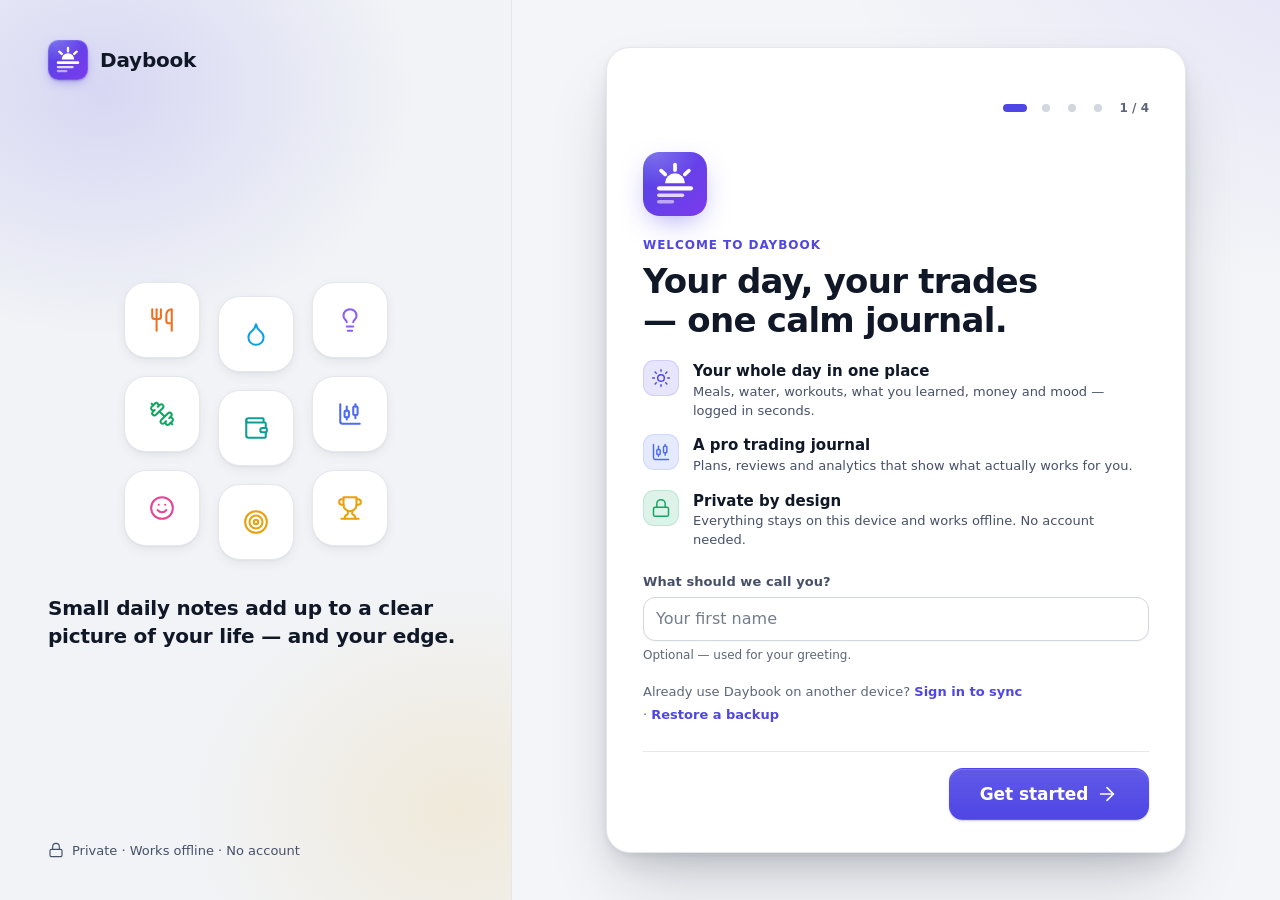
<file: index.html>
<!doctype html>
<html lang="en" dir="ltr">
<head>
  <meta charset="utf-8">
  <meta name="viewport" content="width=device-width, initial-scale=1, viewport-fit=cover">
  <title>Daybook</title>
  <meta name="description" content="Daybook is your private daily journal — meals, learning, training, money and mood — plus a professional trade journal. Works offline; everything stays on your device.">
  <meta name="color-scheme" content="light dark">
  <meta name="theme-color" content="#f4f5f8" media="(prefers-color-scheme: light)">
  <meta name="theme-color" content="#0b0d12" media="(prefers-color-scheme: dark)">
  <meta name="application-name" content="Daybook">
  <meta name="mobile-web-app-capable" content="yes">
  <meta name="apple-mobile-web-app-capable" content="yes">
  <meta name="apple-mobile-web-app-status-bar-style" content="default">
  <meta name="apple-mobile-web-app-title" content="Daybook">
  <meta name="format-detection" content="telephone=no">

  <link rel="manifest" href="manifest.webmanifest">
  <link rel="icon" href="assets/icons/icon.svg" type="image/svg+xml">
  <link rel="icon" href="assets/icons/favicon-32.png" sizes="32x32" type="image/png">
  <link rel="apple-touch-icon" href="assets/icons/apple-touch-icon.png">

  <!-- Apply the saved theme before first paint (settings.theme is mirrored to localStorage by app.js). -->
  <script>
    (function () {
      try {
        var t = localStorage.getItem('daybook.theme');
        if (t === 'light' || t === 'dark') {
          document.documentElement.setAttribute('data-theme', t);
          var c = t === 'dark' ? '#0b0d12' : '#f4f5f8';
          var m = document.querySelectorAll('meta[name="theme-color"]');
          for (var i = 0; i < m.length; i++) { m[i].setAttribute('data-default', m[i].getAttribute('content')); m[i].setAttribute('content', c); }
        }
      } catch (e) { /* storage blocked — follow the system theme */ }
    })();
  </script>

  <link rel="stylesheet" href="css/tokens.css">
  <link rel="stylesheet" href="css/base.css">
  <link rel="stylesheet" href="css/components.css">
  <link rel="stylesheet" href="css/charts.css">
  <link rel="stylesheet" href="css/modules/today.css">
  <link rel="stylesheet" href="css/modules/food.css">
  <link rel="stylesheet" href="css/modules/learning.css">
  <link rel="stylesheet" href="css/modules/training.css">
  <link rel="stylesheet" href="css/modules/expenses.css">
  <link rel="stylesheet" href="css/modules/trades.css">
  <link rel="stylesheet" href="css/modules/trades-analytics.css">
  <link rel="stylesheet" href="css/modules/goals.css">
  <link rel="stylesheet" href="css/modules/calendar.css">
  <link rel="stylesheet" href="css/modules/insights.css">
  <link rel="stylesheet" href="css/modules/search.css">
  <link rel="stylesheet" href="css/modules/settings.css">
  <link rel="stylesheet" href="css/modules/onboarding.css">

  <link rel="modulepreload" href="js/app.js">
  <link rel="modulepreload" href="js/core/router.js">
  <link rel="modulepreload" href="js/modules/registry.js">
  <link rel="modulepreload" href="js/core/bus.js">
  <link rel="modulepreload" href="js/core/db.js">
  <link rel="modulepreload" href="js/core/settings.js">
  <link rel="modulepreload" href="js/core/ui.js">
  <link rel="modulepreload" href="js/core/icons.js">
  <link rel="modulepreload" href="js/core/dates.js">
</head>
<body>
  <!-- Boot splash: removed by app.js after the first page renders. -->
  <div id="boot" class="boot" role="status" aria-live="polite">
    <div class="boot-inner">
      <div class="brand-mark boot-mark" aria-hidden="true">
        <svg viewBox="0 0 512 512" aria-hidden="true"><g fill="#fff"><path d="M176 250a80 80 0 0 1 160 0z"/><rect x="112" y="273" width="288" height="34" rx="17"/></g><path d="M256 144V100M334.77 179.07l32.7-29.44M177.23 179.07l-32.7-29.44" stroke="#fff" stroke-width="30" stroke-linecap="round"/><rect x="112" y="332" width="218" height="28" rx="14" fill="#fff" opacity=".8"/><rect x="112" y="384" width="138" height="28" rx="14" fill="#fff" opacity=".55"/></svg>
      </div>
      <div class="boot-name">Daybook</div>
      <div class="boot-bar" aria-hidden="true"></div>
      <span class="sh-sr" id="boot-status">Loading Daybook…</span>
      <p class="boot-msg" id="boot-msg" hidden></p>
      <div class="boot-actions" id="boot-actions" hidden>
        <button class="boot-btn" type="button" id="boot-reload">Reload</button>
      </div>
    </div>
  </div>

  <noscript>
    <div class="noscript">
      <div>
        <p><strong>Daybook needs JavaScript.</strong></p>
        <p>Please enable JavaScript for this site and reload — your journal lives entirely on this device.</p>
      </div>
    </div>
  </noscript>

  <div id="app" class="app">
    <button class="skip-link" type="button" id="skip-link">Skip to content</button>
    <div class="route-progress" id="route-progress" aria-hidden="true"></div>

    <!-- Desktop sidebar (≥ 960px) -->
    <aside class="sidebar" id="sidebar" aria-label="Sidebar">
      <a class="sb-brand" href="#/today" aria-label="Daybook — go to Today">
        <span class="brand-mark" aria-hidden="true"><svg viewBox="0 0 512 512" aria-hidden="true"><g fill="#fff"><path d="M176 250a80 80 0 0 1 160 0z"/><rect x="112" y="273" width="288" height="34" rx="17"/></g><path d="M256 144V100M334.77 179.07l32.7-29.44M177.23 179.07l-32.7-29.44" stroke="#fff" stroke-width="30" stroke-linecap="round"/><rect x="112" y="332" width="218" height="28" rx="14" fill="#fff" opacity=".8"/><rect x="112" y="384" width="138" height="28" rx="14" fill="#fff" opacity=".55"/></svg></span>
        <span>Daybook</span>
      </a>
      <div class="sb-actions">
        <button class="sb-new" id="sb-new" type="button" aria-keyshortcuts="n"><span>New</span><kbd aria-hidden="true">N</kbd></button>
        <button class="sb-search" id="sb-search" type="button" aria-keyshortcuts="/"><span>Search</span><kbd aria-hidden="true">/</kbd></button>
      </div>
      <nav class="sb-nav" id="sb-nav" aria-label="Main"></nav>
      <div class="sb-footer" id="sb-footer"></div>
    </aside>

    <div class="app-main">
      <!-- Mobile top bar (< 960px) -->
      <header class="topbar" id="topbar">
        <button class="tb-title" id="tb-title" type="button"></button>
        <div class="tb-actions">
          <button class="tb-btn" id="tb-search" type="button" aria-label="Search"></button>
        </div>
      </header>
      <!-- Mobile journal switcher (Food · Learn · Train · Money) -->
      <nav class="journal-switch" id="journal-switch" aria-label="Journal sections" hidden></nav>

      <main id="view" tabindex="-1"></main>
    </div>

    <!-- Mobile bottom tab bar -->
    <nav class="bottom-nav" id="bottom-nav" aria-label="Main navigation"></nav>

    <button class="fab" id="fab" type="button" aria-label="Quick add" aria-keyshortcuts="n" title="Quick add (N)"></button>
  </div>

  <!-- Boot watchdog: friendly message instead of an endless splash if the app can't start. -->
  <script>
    (function () {
      var reload = document.getElementById('boot-reload');
      if (reload) reload.addEventListener('click', function () { location.reload(); });
      window.__daybookBootFail = function (message, detail) {
        var boot = document.getElementById('boot');
        if (!boot) return;
        boot.classList.remove('is-done');
        boot.classList.add('is-error');
        boot.removeAttribute('aria-hidden');
        var msg = document.getElementById('boot-msg');
        if (msg) {
          msg.textContent = message || 'Daybook couldn’t start.';
          if (detail) msg.title = detail;
          msg.hidden = false;
        }
        var actions = document.getElementById('boot-actions');
        if (actions) actions.hidden = false;
      };
      setTimeout(function () {
        if (window.__daybookReady) return;
        var msg = document.getElementById('boot-msg');
        if (msg && msg.hidden) {
          msg.textContent = 'This is taking longer than usual…';
          msg.hidden = false;
          var actions = document.getElementById('boot-actions');
          if (actions) actions.hidden = false;
        }
      }, 12000);
    })();
  </script>
  <script type="module" src="js/app.js" onerror="window.__daybookBootFail && window.__daybookBootFail('Daybook couldn’t load. Check your connection and reload.')"></script>
</body>
</html>
</file>
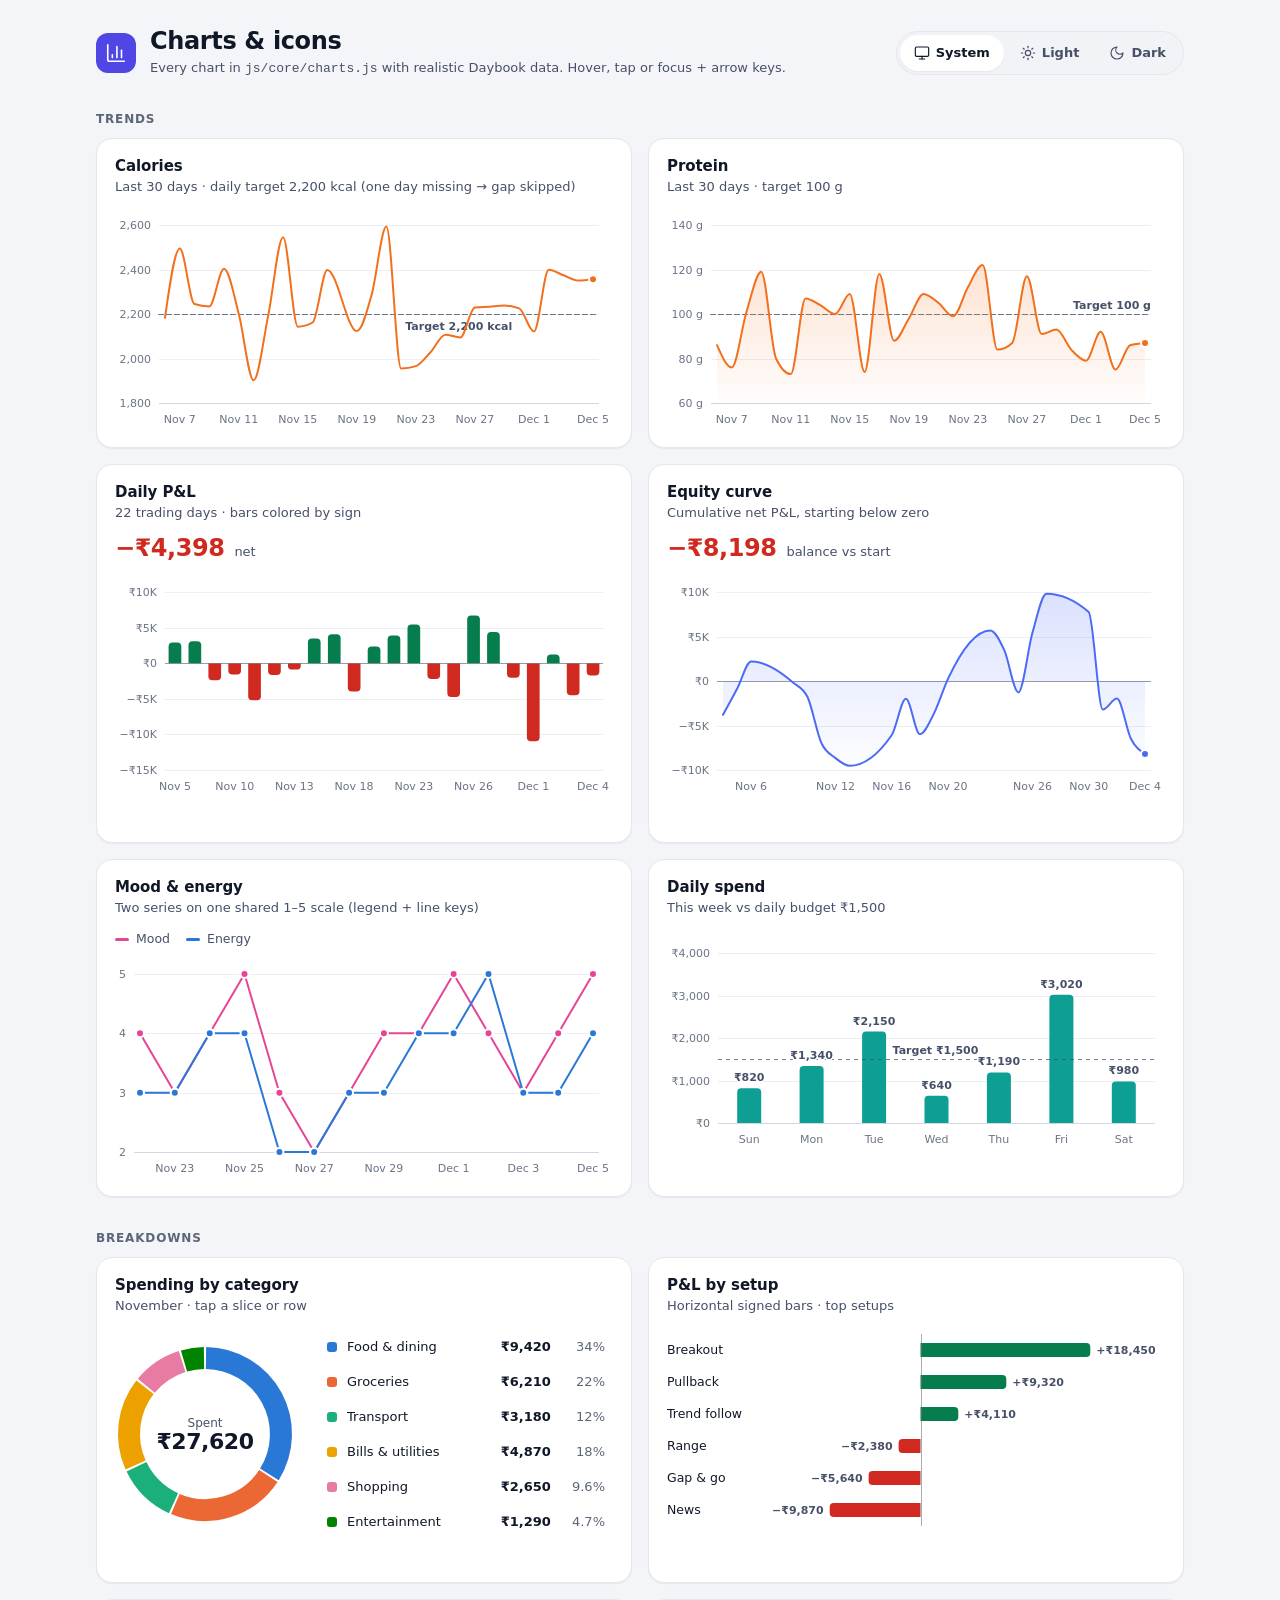
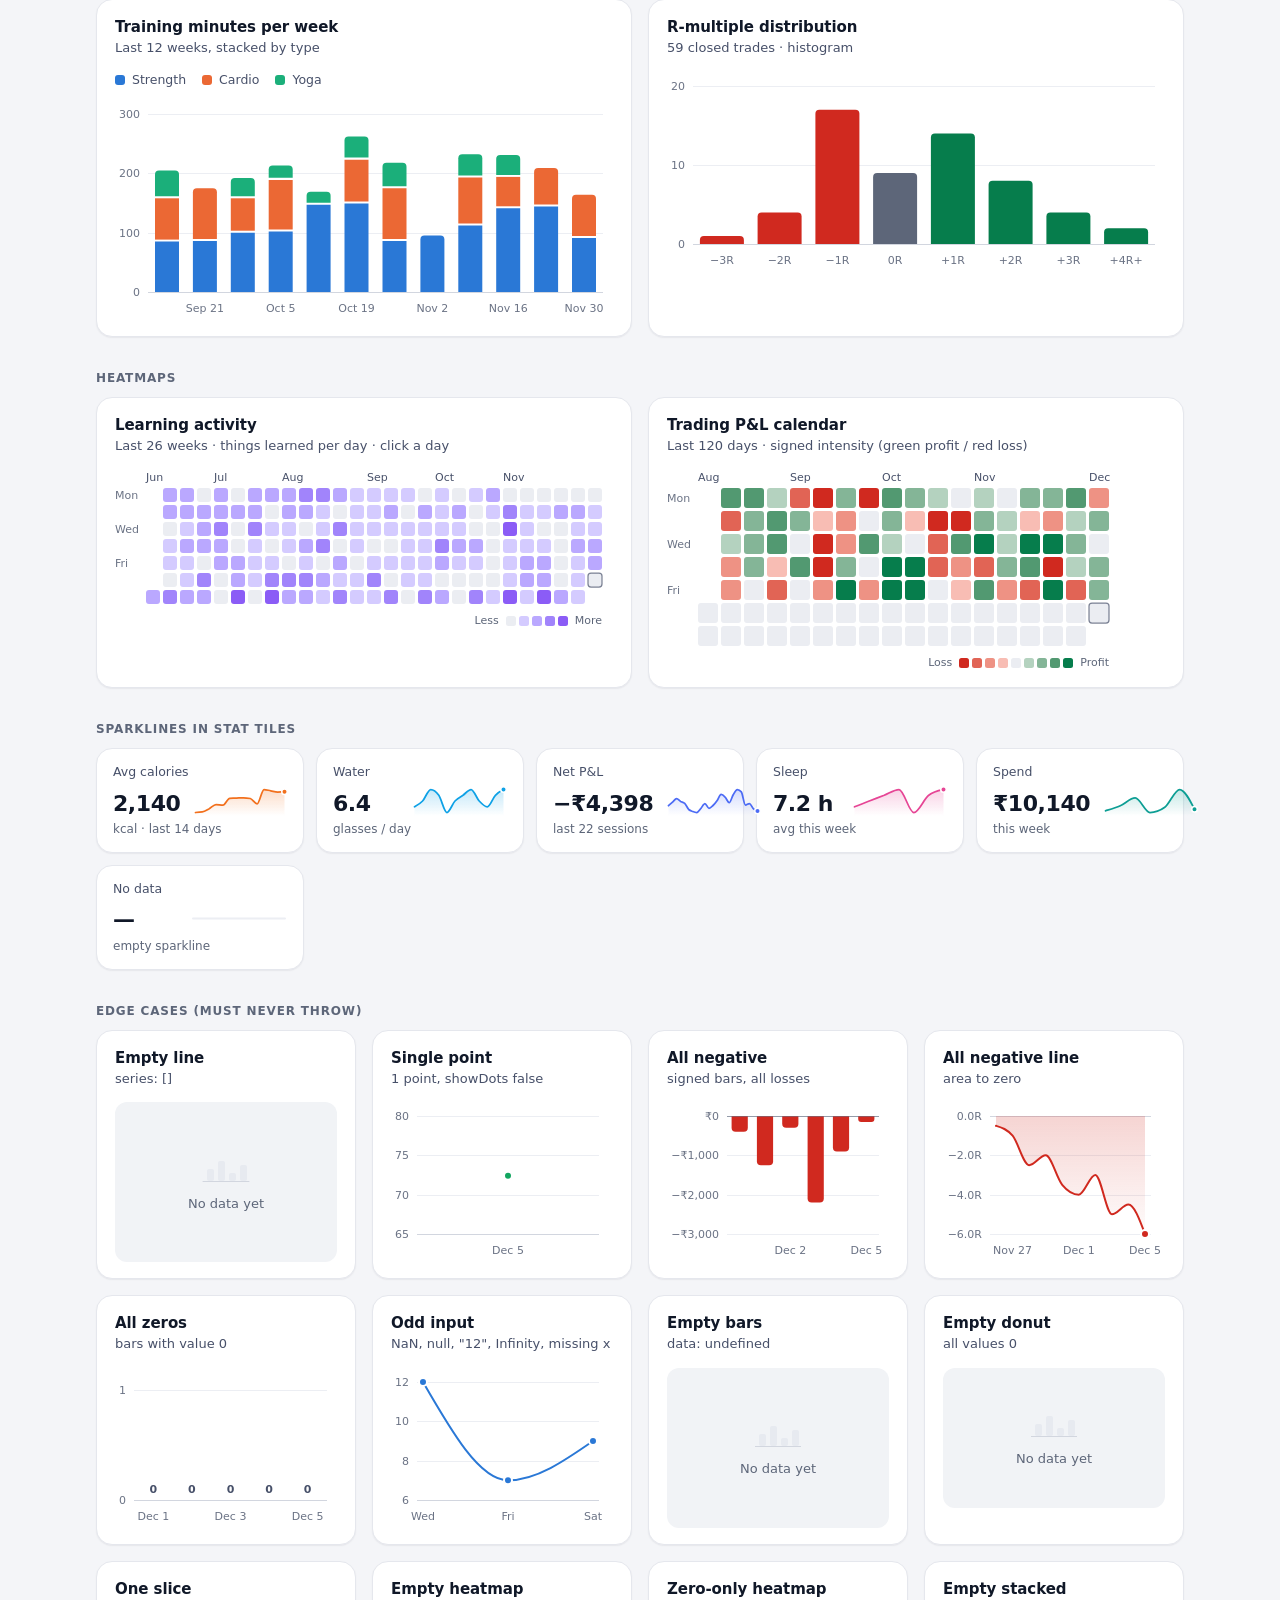
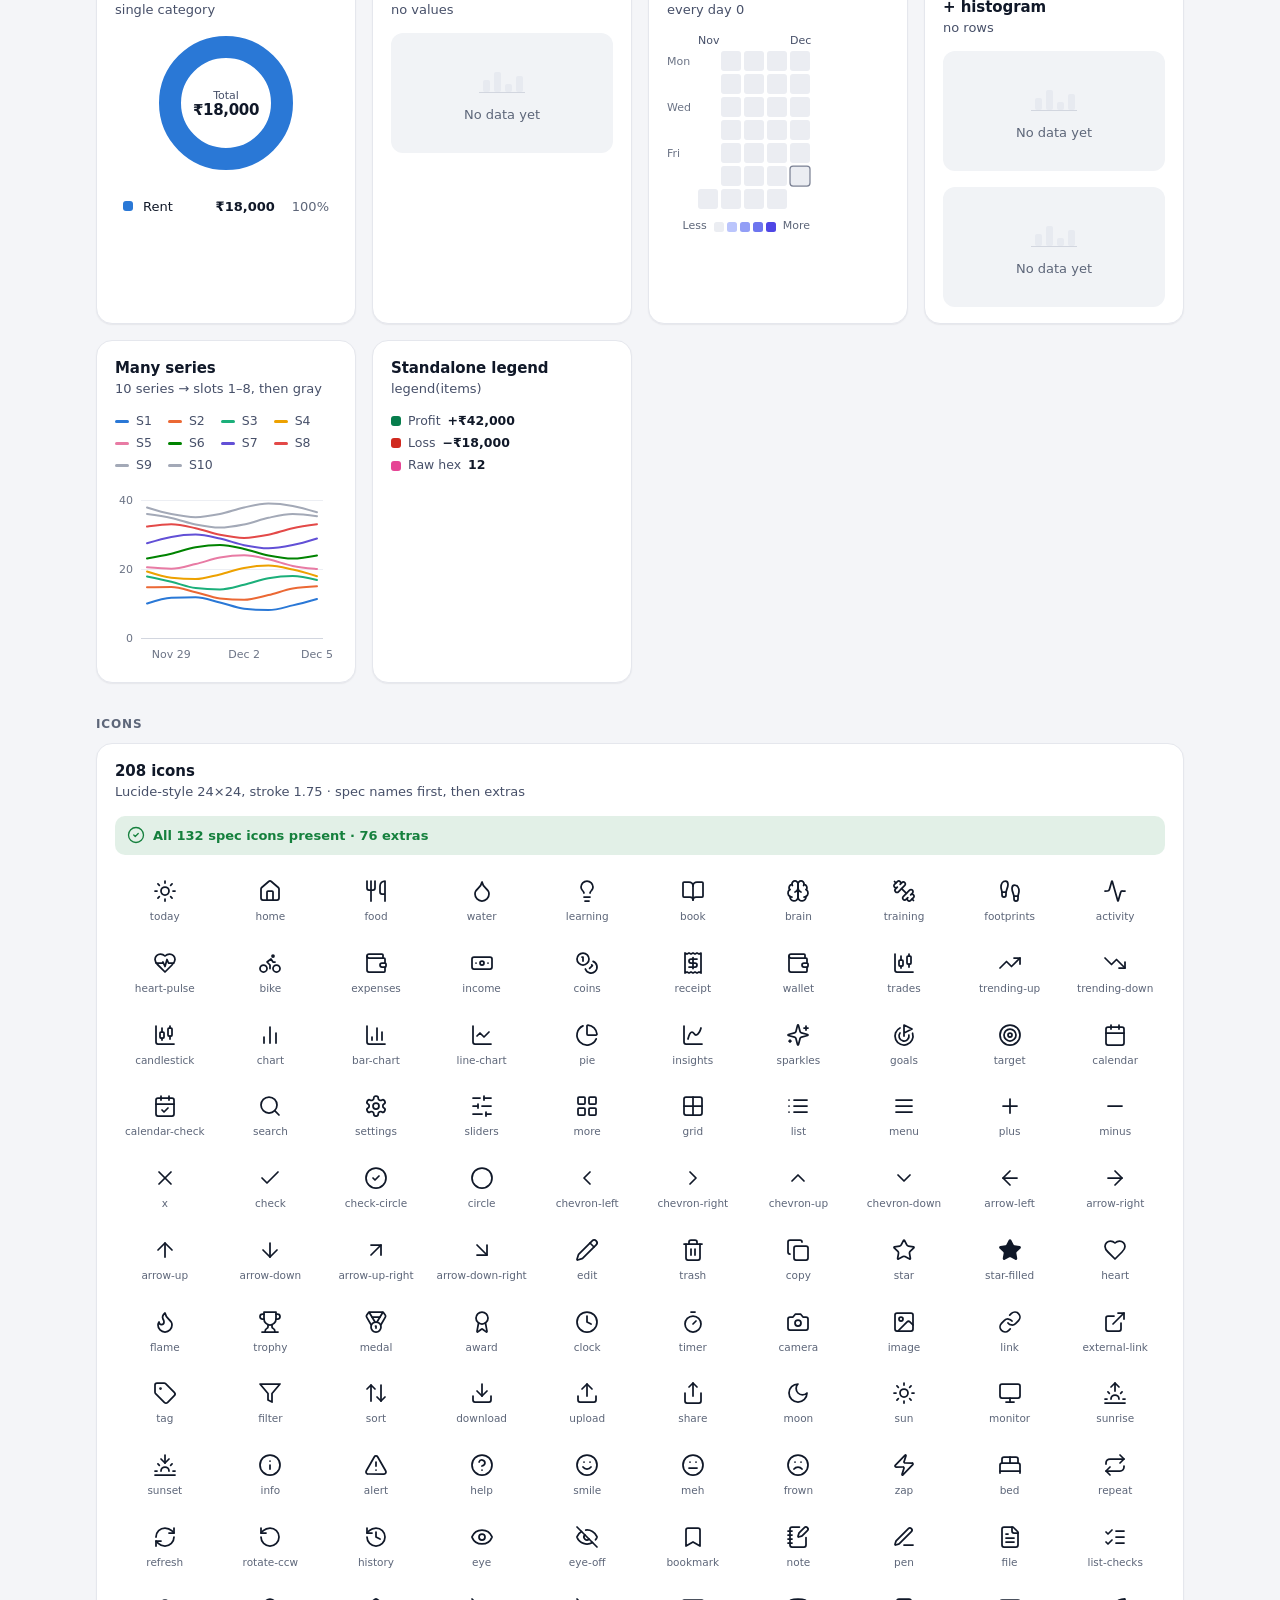
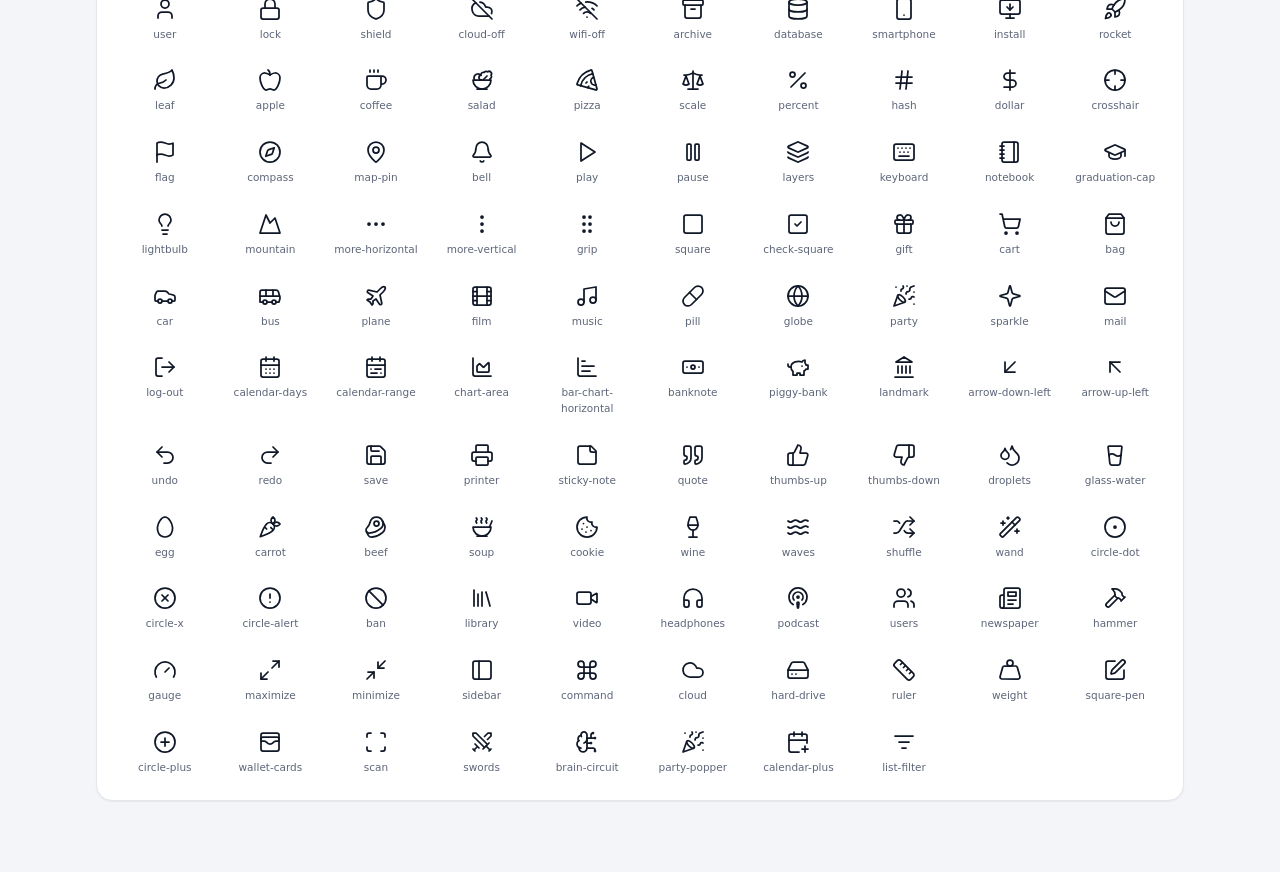
<file: tools/charts-demo.html>
<!doctype html>
<html lang="en">
<head>
  <meta charset="utf-8">
  <meta name="viewport" content="width=device-width, initial-scale=1, viewport-fit=cover">
  <meta name="color-scheme" content="light dark">
  <title>Daybook · charts &amp; icons</title>
  <link rel="icon" href="../assets/icons/icon.svg" type="image/svg+xml">
  <link rel="stylesheet" href="../css/tokens.css">
  <link rel="stylesheet" href="../css/base.css">
  <link rel="stylesheet" href="../css/components.css">
  <link rel="stylesheet" href="../css/charts.css">
  <style>
    /* Demo-page layout only (not shipped with the app). */
    body { background: var(--bg); }
    .demo { max-width: 1120px; margin: 0 auto; padding: 28px 16px 72px; }
    .demo-top { display: flex; align-items: center; gap: 14px; flex-wrap: wrap; margin-bottom: 22px; }
    .demo-mark { width: 40px; height: 40px; border-radius: 12px; display: grid; place-items: center;
                 background: var(--primary); color: var(--primary-contrast); }
    .demo-top h1 { margin: 0; font-size: var(--fs-2xl); letter-spacing: -0.015em; line-height: 1.15; }
    .demo-top p { margin: 2px 0 0; color: var(--text-2); font-size: var(--fs-sm); }
    .demo-theme { margin-left: auto; display: inline-flex; padding: 3px; gap: 2px; border-radius: 999px;
                  background: var(--surface-2); border: 1px solid var(--border); }
    .demo-theme button { appearance: none; border: 0; background: transparent; color: var(--text-2); font: inherit;
                         font-size: 13px; font-weight: 550; min-height: 36px; padding: 0 14px; border-radius: 999px;
                         cursor: pointer; display: inline-flex; align-items: center; gap: 6px; }
    .demo-theme button[aria-pressed="true"] { background: var(--surface); color: var(--text); box-shadow: var(--shadow-sm); }
    .demo-grid { display: grid; gap: 16px; grid-template-columns: 1fr; }
    .demo-cell { display: grid; min-width: 0; }
    @media (min-width: 900px) { .demo-grid { grid-template-columns: 1fr 1fr; } .span-2 { grid-column: span 2; } }
    .demo-h2 { margin: 34px 0 12px; font-size: 12px; font-weight: 650; letter-spacing: 0.07em; text-transform: uppercase;
               color: var(--text-3); }
    .demo-card { background: var(--surface); border: 1px solid var(--border); border-radius: var(--r-lg);
                 box-shadow: var(--shadow-sm); padding: 18px 18px 16px; min-width: 0; }
    .demo-card h3 { margin: 0; font-size: var(--fs-md); font-weight: 650; letter-spacing: -0.005em; }
    .demo-card .sub { margin: 2px 0 14px; color: var(--text-2); font-size: var(--fs-sm); }
    .demo-kpi { display: flex; align-items: baseline; gap: 10px; margin: -6px 0 12px; }
    .demo-kpi b { font-size: var(--fs-2xl); font-weight: 650; letter-spacing: -0.02em; }
    .demo-kpi span { font-size: var(--fs-sm); color: var(--text-2); }
    .tone-profit { color: var(--profit); } .tone-loss { color: var(--loss); }
    .demo-status { margin-top: 10px; font-size: 12.5px; color: var(--text-3); min-height: 1.4em; }
    .tiles { display: grid; gap: 12px; grid-template-columns: repeat(auto-fill, minmax(200px, 1fr)); }
    .tile { background: var(--surface); border: 1px solid var(--border); border-radius: var(--r-lg); padding: 14px 16px;
            display: grid; grid-template-columns: 1fr auto; align-items: end; gap: 4px 12px; box-shadow: var(--shadow-sm); }
    .tile-label { grid-column: 1 / -1; font-size: 12.5px; color: var(--text-2); font-weight: 500; }
    .tile-value { white-space: nowrap; font-size: 22px; font-weight: 650; letter-spacing: -0.02em; line-height: 1.1; }
    .tile-sub { grid-column: 1 / -1; font-size: 12px; color: var(--text-3); }
    .edge-grid { display: grid; gap: 16px; grid-template-columns: repeat(auto-fill, minmax(260px, 1fr)); }
    .icons { display: grid; grid-template-columns: repeat(auto-fill, minmax(92px, 1fr)); gap: 6px; }
    .icon-cell { display: flex; flex-direction: column; align-items: center; gap: 6px; padding: 12px 4px 8px;
                 border-radius: 10px; color: var(--text); font-size: 10.5px; text-align: center; }
    .icon-cell:hover { background: var(--surface-2); }
    .icon-cell span { color: var(--text-3); word-break: break-word; }
    .demo-icon-check { display: flex; align-items: center; gap: 8px; padding: 10px 12px; border-radius: 10px; margin-bottom: 12px;
                  font-size: 13px; font-weight: 550; }
    .demo-icon-check.ok { background: var(--success-soft); color: var(--success); }
    .demo-icon-check.bad { background: var(--danger-soft); color: var(--danger); }
    .row-inline { display: flex; align-items: center; gap: 10px; flex-wrap: wrap; font-size: 13px; color: var(--text-2); }
  </style>
</head>
<body>
  <div class="demo" id="demo">
    <header class="demo-top">
      <div class="demo-mark" id="mark"></div>
      <div>
        <h1>Charts &amp; icons</h1>
        <p>Every chart in <code>js/core/charts.js</code> with realistic Daybook data. Hover, tap or focus + arrow keys.</p>
      </div>
      <div class="demo-theme" role="group" aria-label="Theme" id="theme"></div>
    </header>
    <main id="root"></main>
  </div>
  <script type="module" src="charts-demo.js"></script>
</body>
</html>
</file>
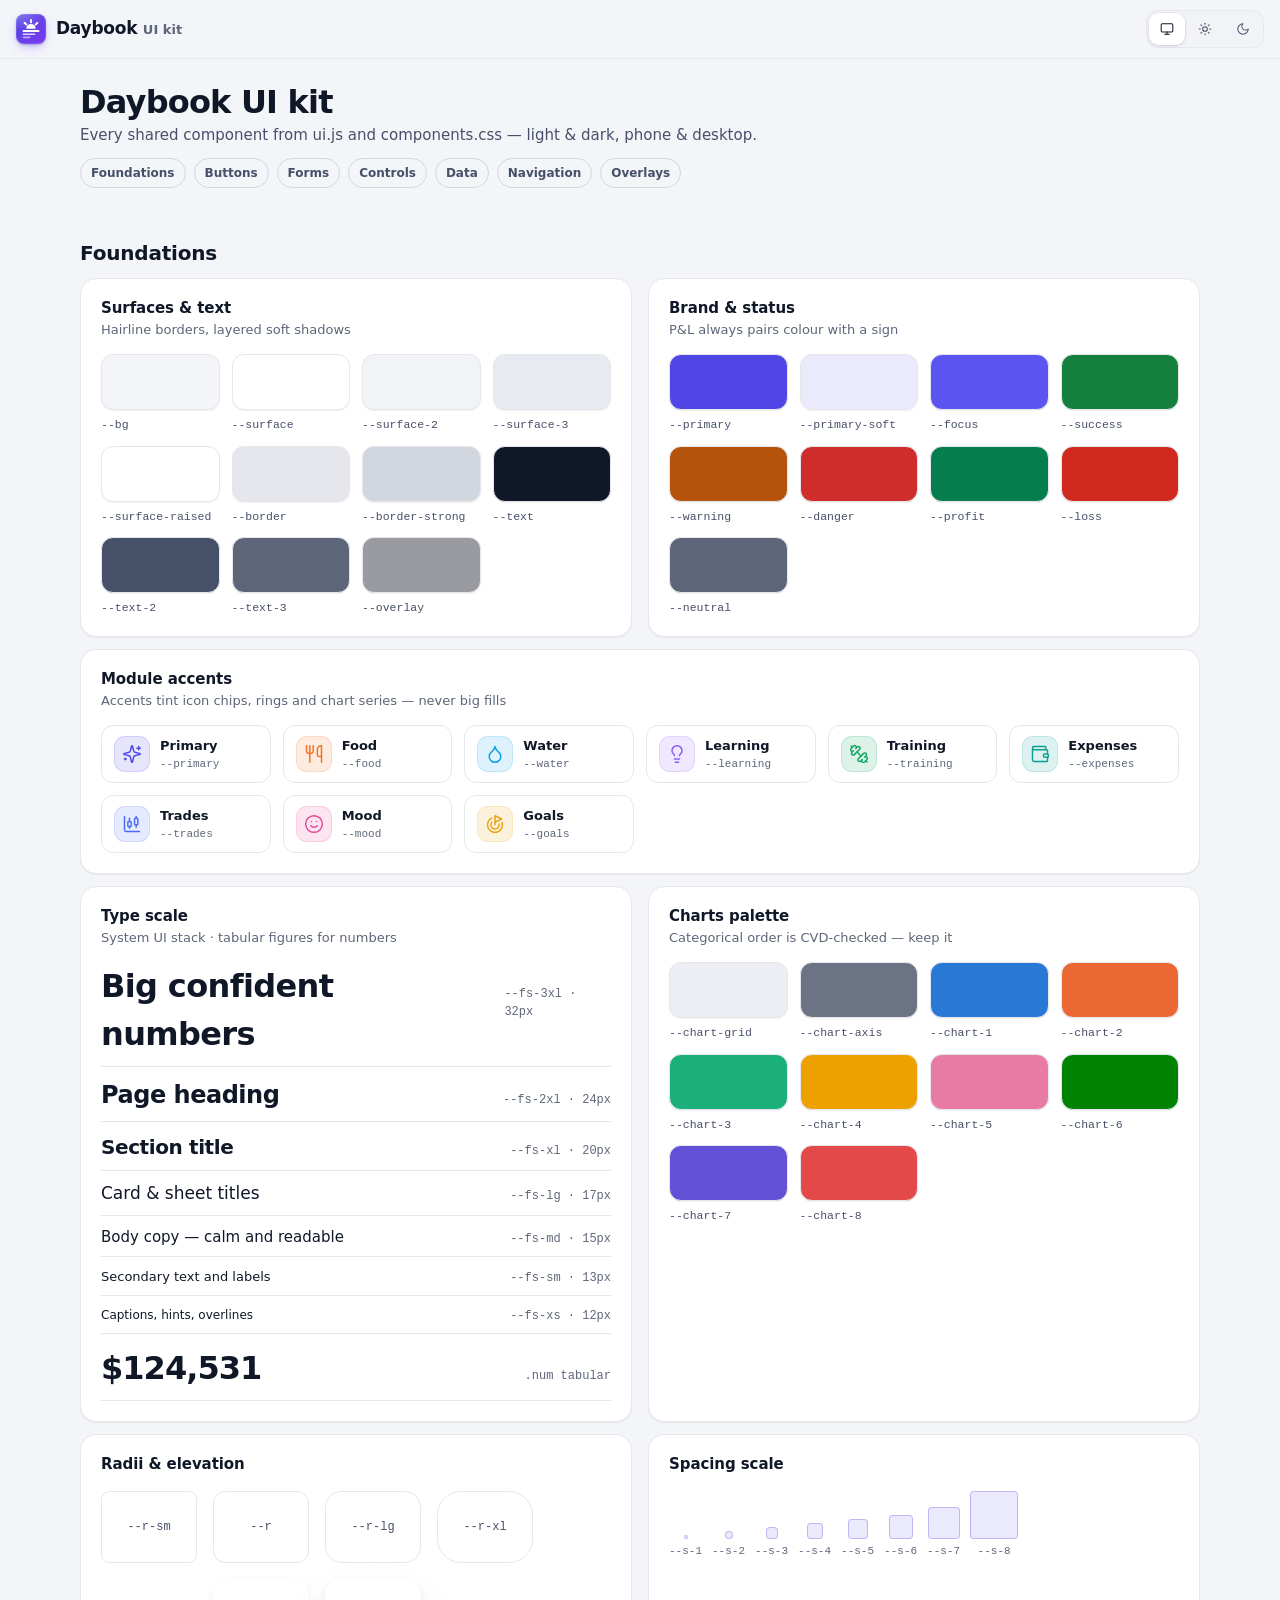
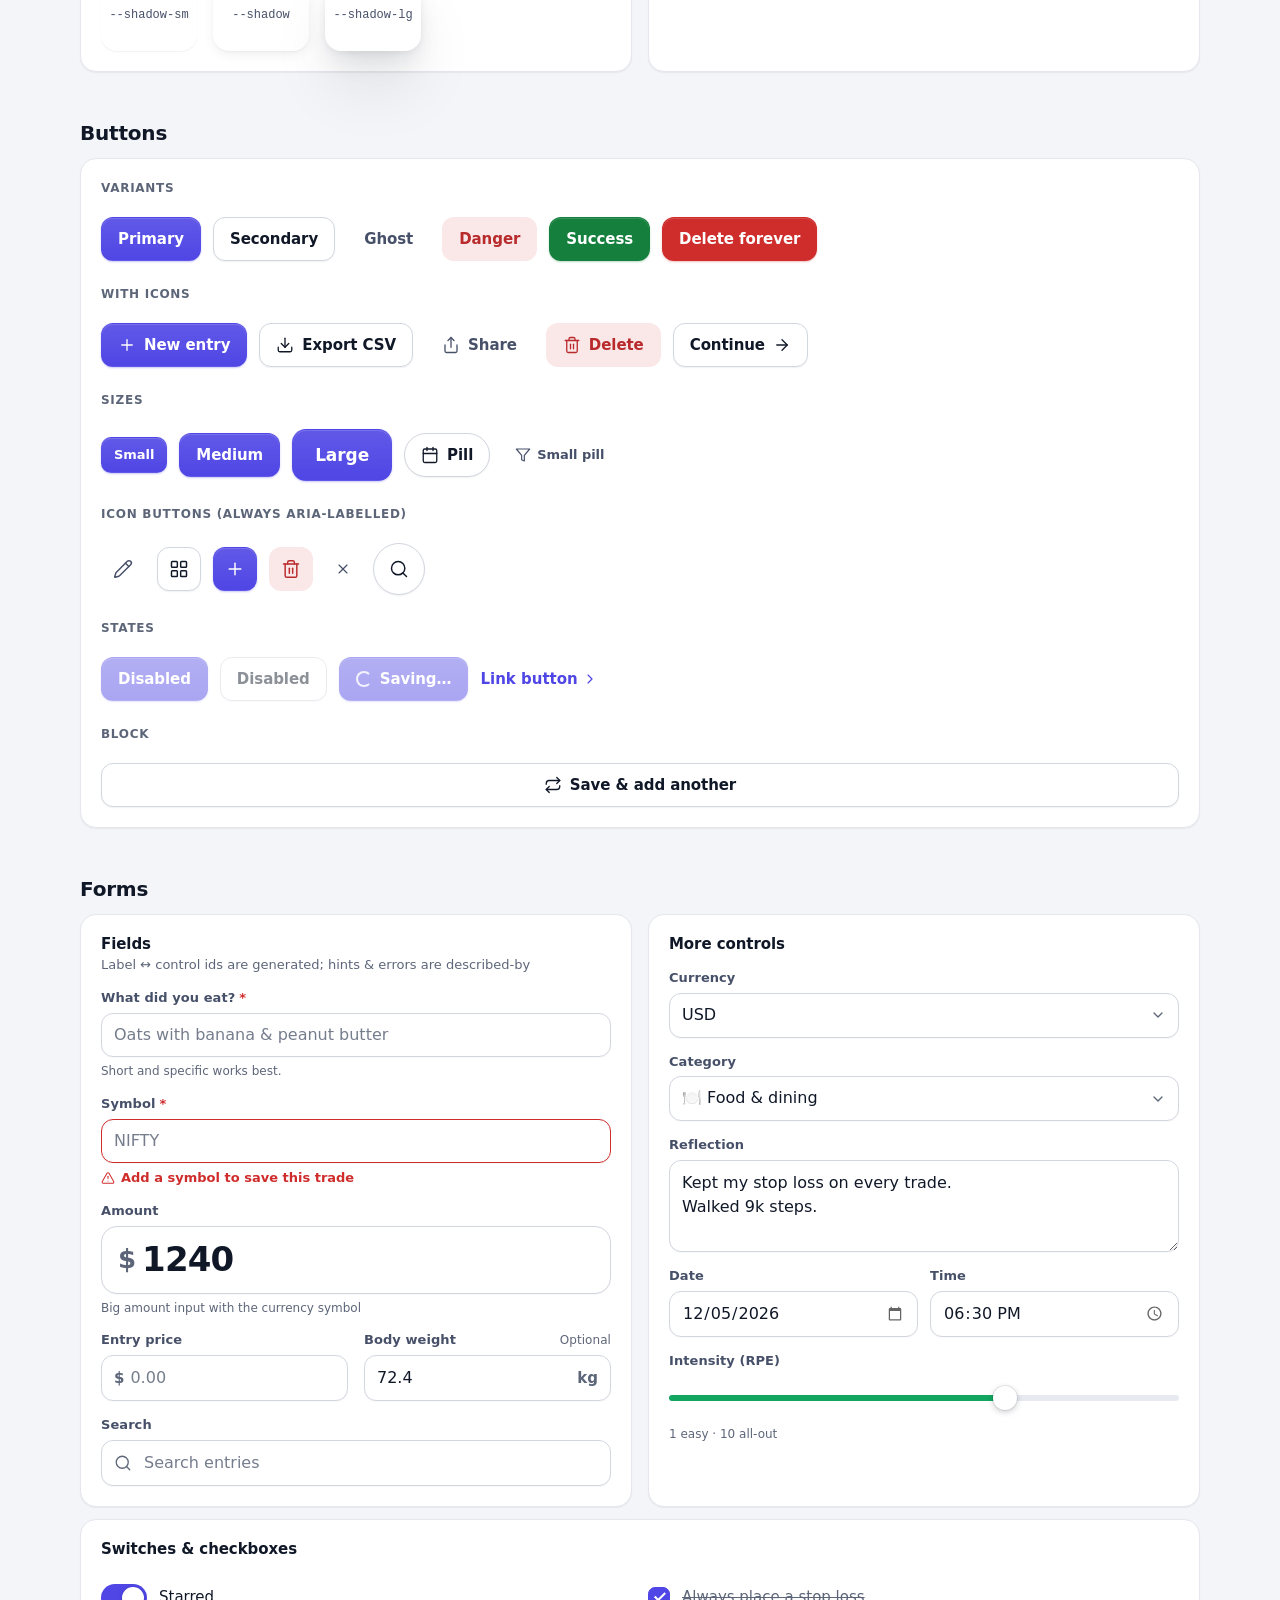
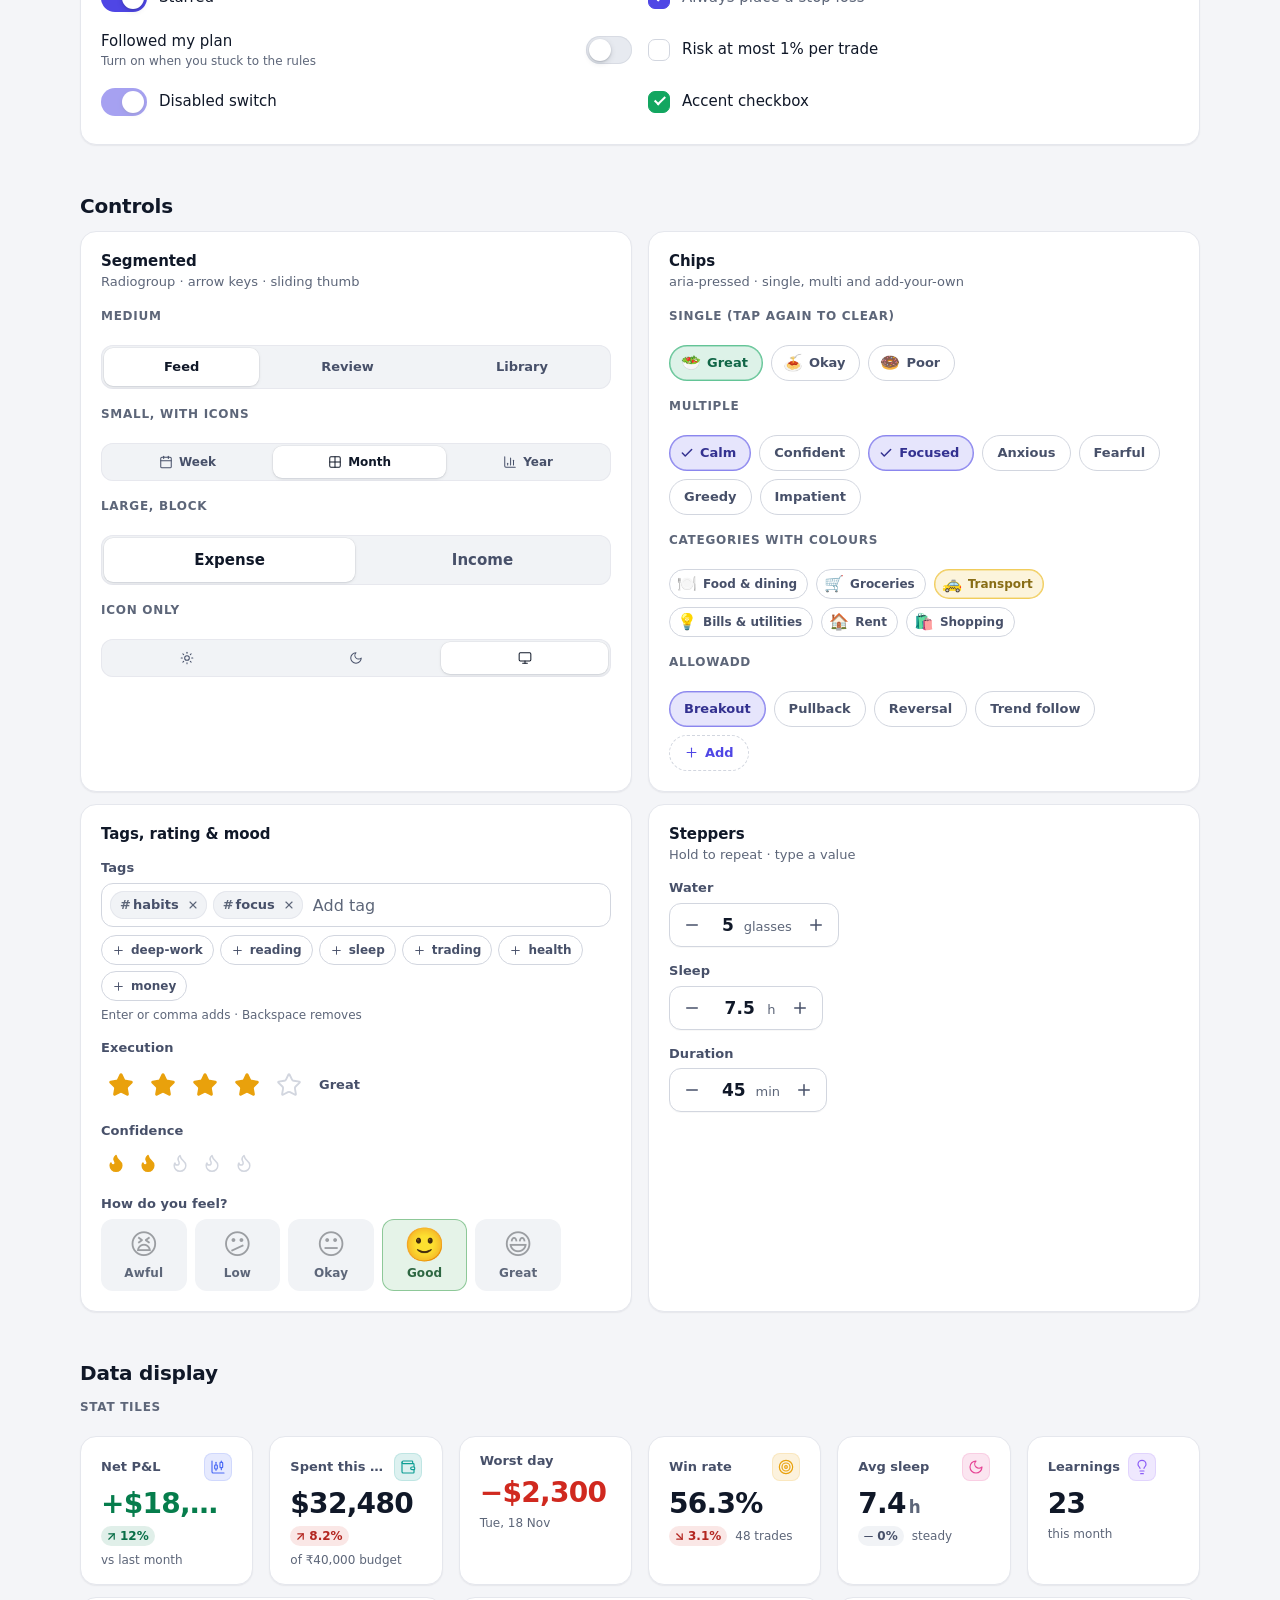
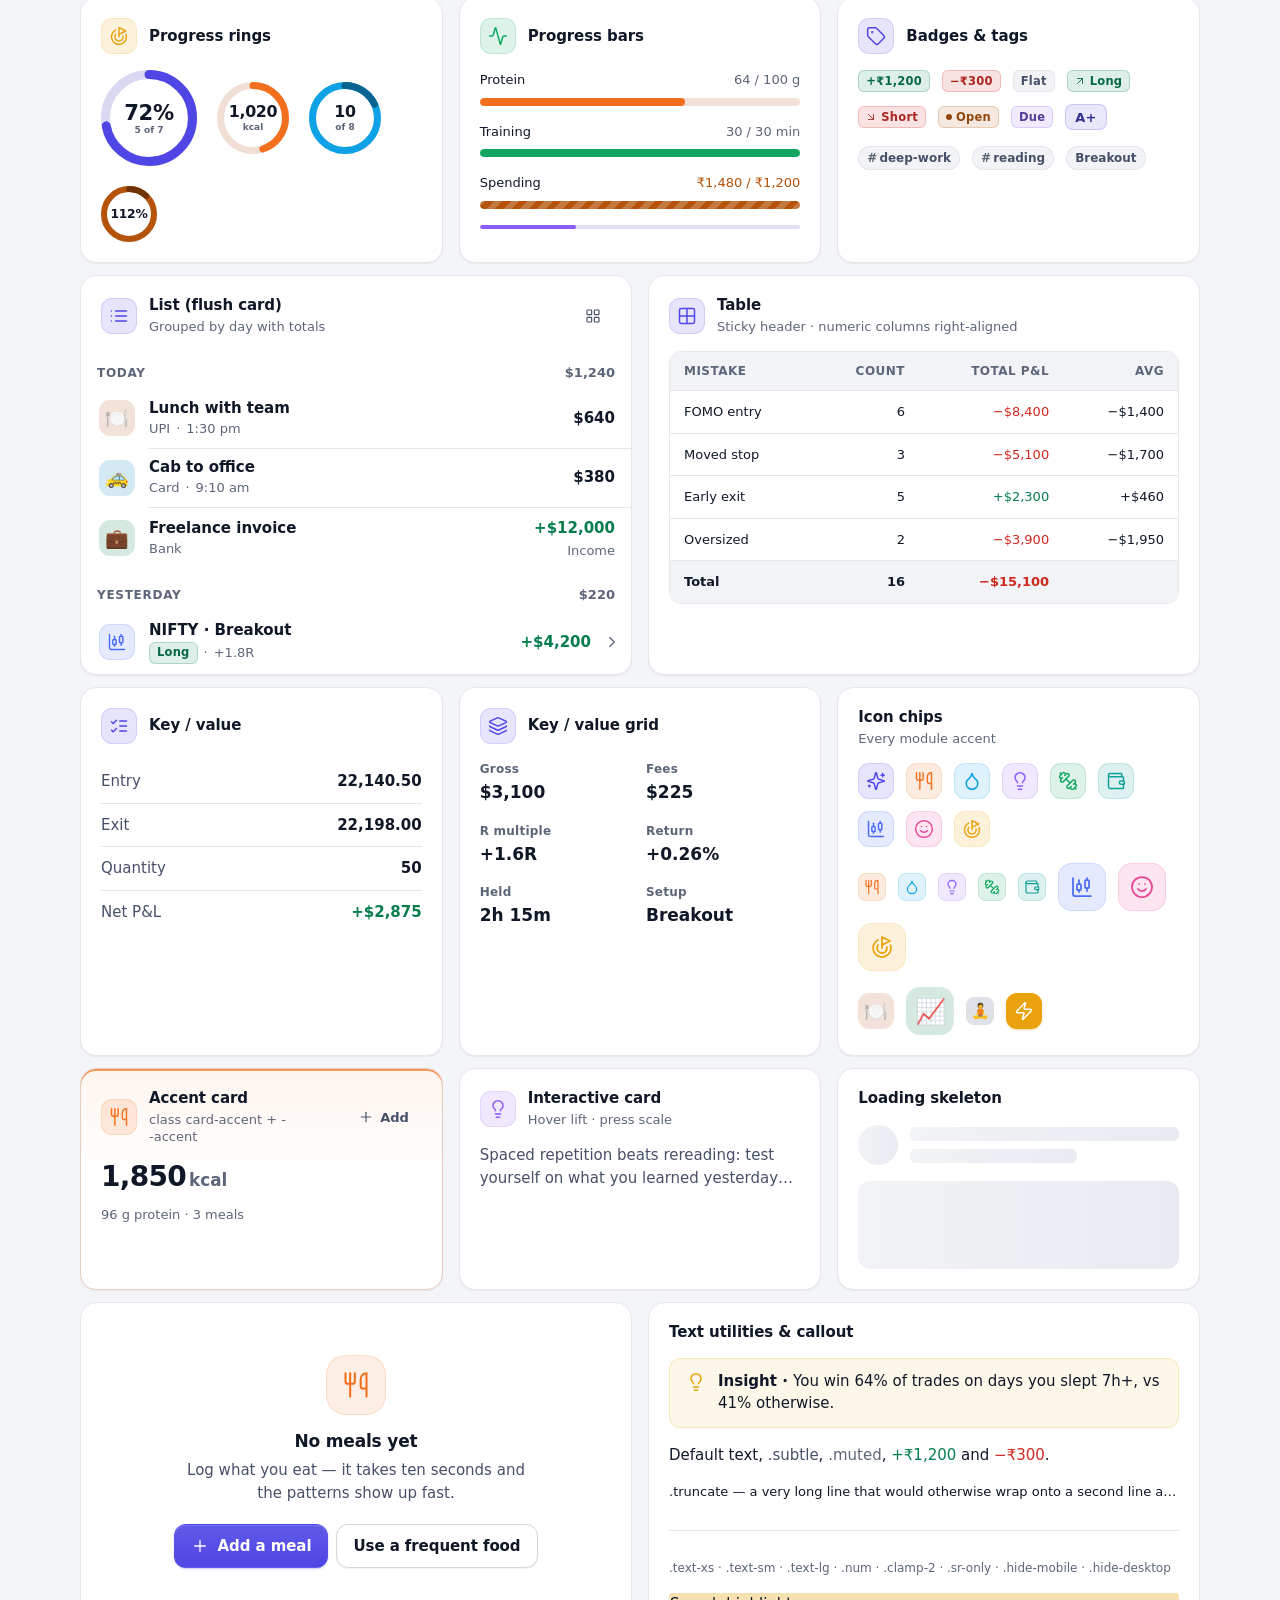
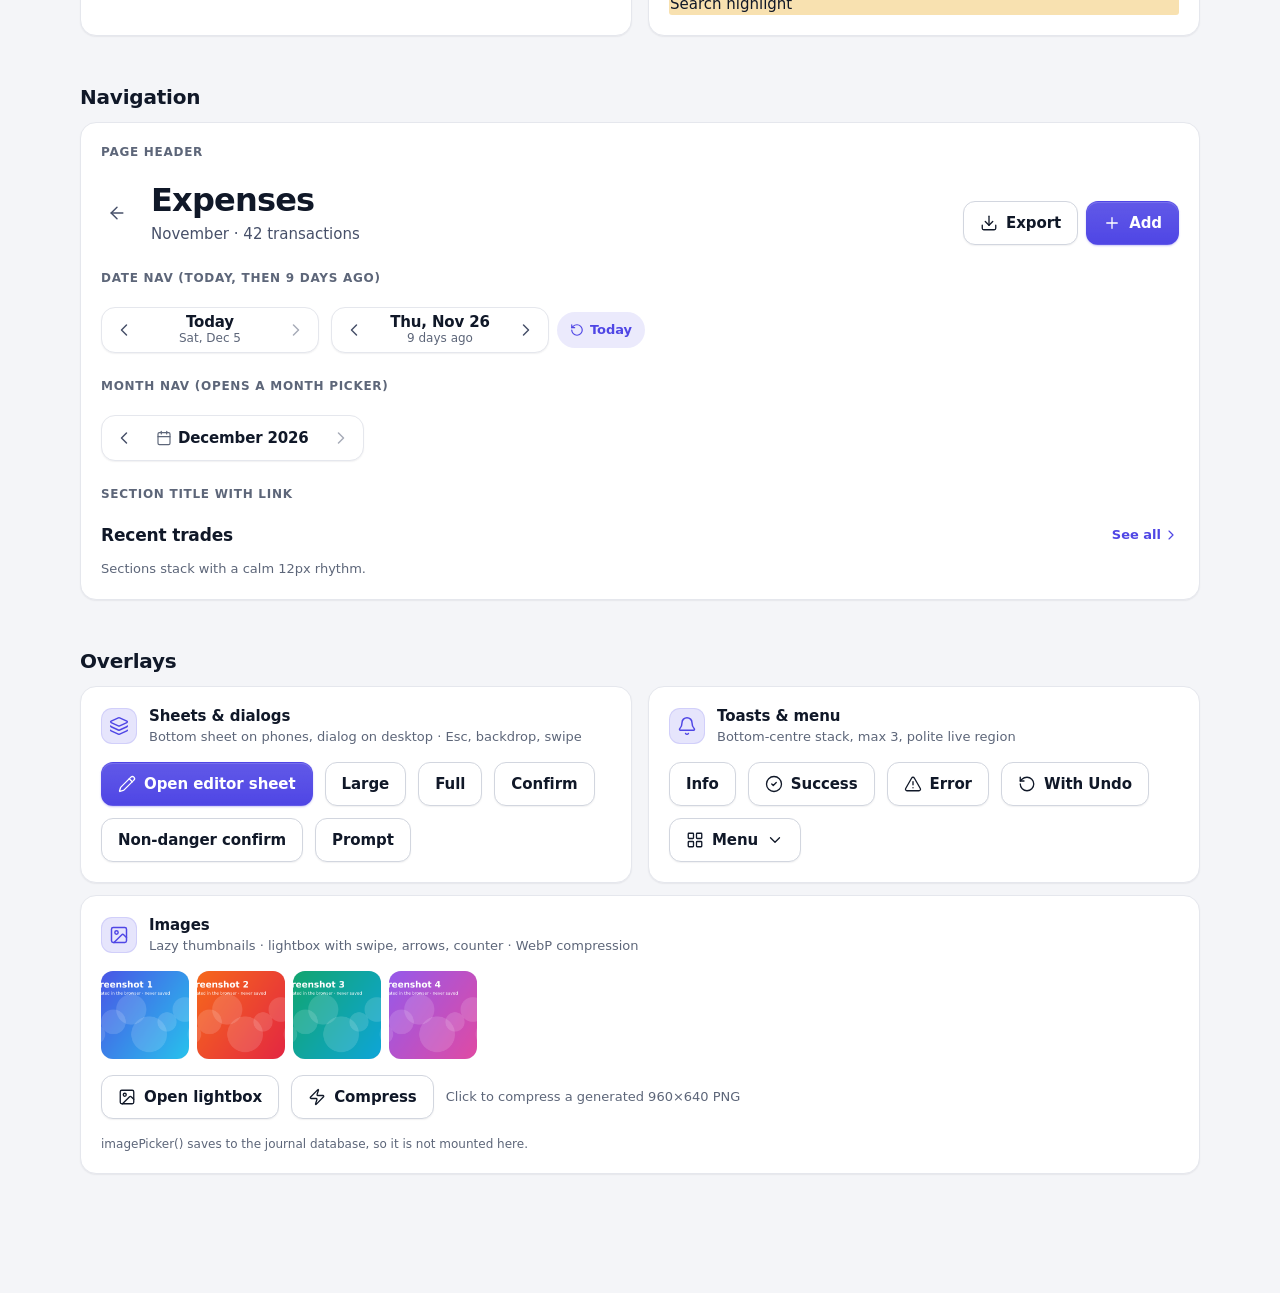
<file: tools/styleguide.html>
<!doctype html>
<html lang="en" dir="ltr">
<head>
  <meta charset="utf-8">
  <meta name="viewport" content="width=device-width, initial-scale=1, viewport-fit=cover">
  <title>Daybook · UI kit</title>
  <meta name="color-scheme" content="light dark">
  <link rel="icon" href="../assets/icons/icon.svg" type="image/svg+xml">
  <script>
    // ?theme=light|dark (or the last choice) before first paint.
    (function () {
      try {
        var q = new URLSearchParams(location.search).get('theme');
        var t = q || sessionStorage.getItem('daybook.sg.theme');
        if (t === 'light' || t === 'dark') document.documentElement.setAttribute('data-theme', t);
      } catch (e) { /* ignore */ }
    })();
  </script>
  <link rel="stylesheet" href="../css/tokens.css">
  <link rel="stylesheet" href="../css/base.css">
  <link rel="stylesheet" href="../css/components.css">
  <style>
    /* Style-guide-only layout (not part of the app). */
    body { background: var(--bg); }
    .sg-top {
      position: sticky; top: 0; z-index: 50;
      display: flex; align-items: center; gap: var(--s-3); flex-wrap: wrap;
      padding: calc(env(safe-area-inset-top, 0px) + 10px) var(--s-4) 10px;
      background: color-mix(in srgb, var(--bg) 84%, transparent);
      backdrop-filter: saturate(1.6) blur(14px); -webkit-backdrop-filter: saturate(1.6) blur(14px);
      border-bottom: 1px solid var(--border);
    }
    .sg-brand { display: flex; align-items: center; gap: 10px; font-weight: 720; letter-spacing: -0.015em; font-size: var(--fs-lg); }
    .sg-brand .brand-mark { width: 30px; height: 30px; }
    .sg-brand small { font-weight: 550; color: var(--text-3); font-size: var(--fs-sm); letter-spacing: 0; }
    .sg-top .spacer { min-width: 8px; }
    .sg-main { padding: var(--s-6) var(--s-4) 120px; }
    .sg-main > .page { gap: var(--s-8); }
    .sg-jump { margin-top: var(--s-2); }
    .sg-group { scroll-margin-top: 84px; }
    .sg-group > .section-title { font-size: var(--fs-xl); }
    .sg-label { font-size: var(--fs-xs); font-weight: 700; letter-spacing: .06em; text-transform: uppercase; color: var(--text-3); margin: 0 0 var(--s-2); }
    .sg-demo { display: flex; flex-direction: column; gap: var(--s-3); min-width: 0; }
    .sg-swatches { display: grid; grid-template-columns: repeat(auto-fill, minmax(112px, 1fr)); gap: var(--s-3); }
    .sg-swatch { display: flex; flex-direction: column; gap: 6px; min-width: 0; }
    .sg-chip { height: 56px; border-radius: var(--r); border: 1px solid var(--border); box-shadow: var(--shadow-sm); }
    .sg-swatch code { font-family: var(--font-mono); font-size: 11.5px; color: var(--text-2); overflow: hidden; text-overflow: ellipsis; white-space: nowrap; }
    .sg-type > * { margin: 0; }
    .sg-type { display: grid; gap: 10px; }
    .sg-type .row-between { align-items: baseline; border-bottom: 1px solid var(--border); padding-bottom: 8px; }
    .sg-type code { font-family: var(--font-mono); font-size: 12px; color: var(--text-3); }
    .sg-boxes { display: flex; flex-wrap: wrap; gap: var(--s-4); }
    .sg-box { width: 96px; height: 72px; display: grid; place-items: center; background: var(--surface); border: 1px solid var(--border); font-size: var(--fs-xs); color: var(--text-2); font-family: var(--font-mono); }
    .sg-space { display: flex; align-items: flex-end; gap: 10px; flex-wrap: wrap; }
    .sg-space span { display: block; background: var(--primary-soft); border: 1px solid color-mix(in srgb, var(--primary) 30%, transparent); border-radius: 4px; }
    .sg-space figure { margin: 0; display: grid; gap: 4px; justify-items: center; font-size: 11px; color: var(--text-3); font-family: var(--font-mono); }
    .sg-accents { display: grid; grid-template-columns: repeat(auto-fill, minmax(150px, 1fr)); gap: var(--s-3); }
    .sg-accent { display: flex; align-items: center; gap: 10px; padding: 10px 12px; border-radius: var(--r); background: var(--surface); border: 1px solid var(--border); font-weight: 600; font-size: var(--fs-sm); }
    .sg-accent small { display: block; font-weight: 500; color: var(--text-3); font-family: var(--font-mono); font-size: 11px; }
  </style>
</head>
<body>
  <header class="sg-top">
    <div class="sg-brand">
      <span class="brand-mark" aria-hidden="true"><svg viewBox="0 0 512 512" aria-hidden="true"><g fill="#fff"><path d="M176 250a80 80 0 0 1 160 0z"/><rect x="112" y="273" width="288" height="34" rx="17"/></g><path d="M256 144V100M334.77 179.07l32.7-29.44M177.23 179.07l-32.7-29.44" stroke="#fff" stroke-width="30" stroke-linecap="round"/><rect x="112" y="332" width="218" height="28" rx="14" fill="#fff" opacity=".8"/><rect x="112" y="384" width="138" height="28" rx="14" fill="#fff" opacity=".55"/></svg></span>
      <span>Daybook <small>UI kit</small></span>
    </div>
    <div class="spacer"></div>
    <div id="sg-theme"></div>
  </header>
  <main class="sg-main" id="sg-main" tabindex="-1">
    <p class="muted">Loading the UI kit…</p>
  </main>
  <script type="module" src="styleguide.js"></script>
</body>
</html>
</file>
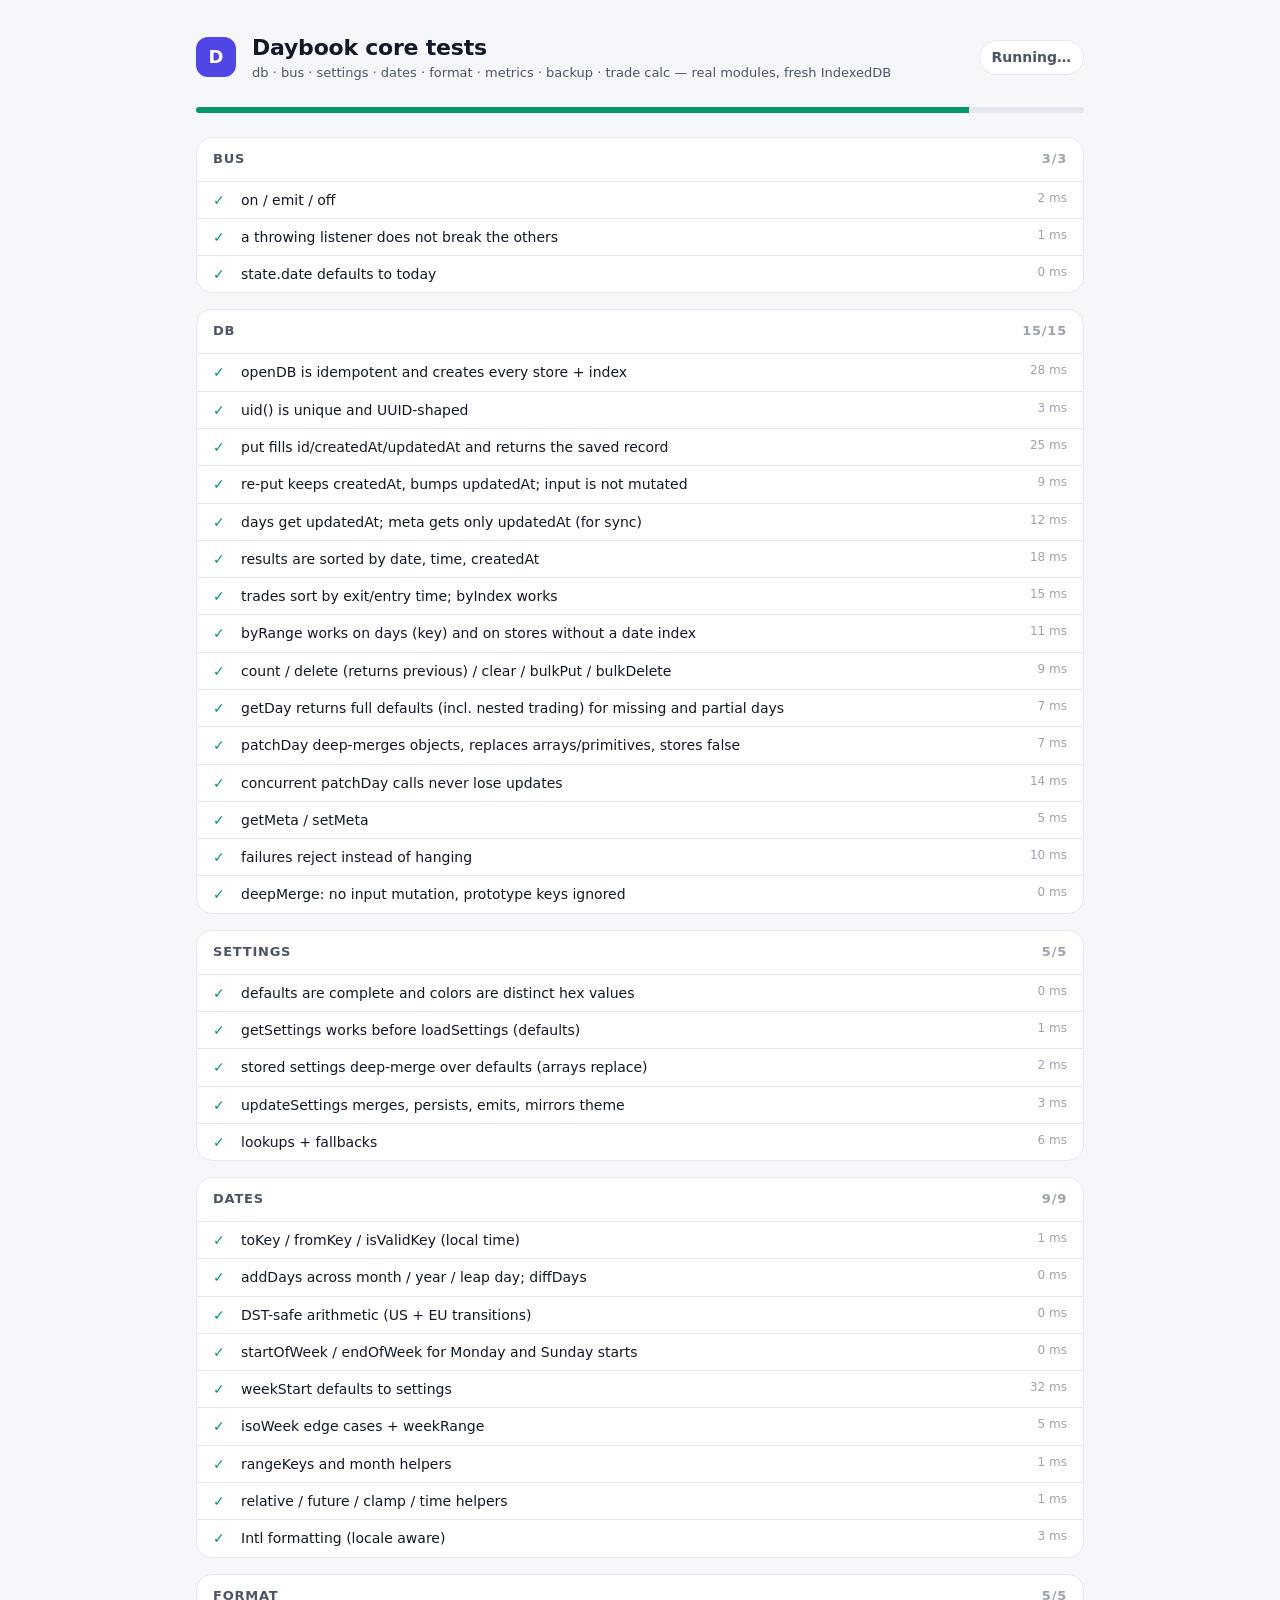
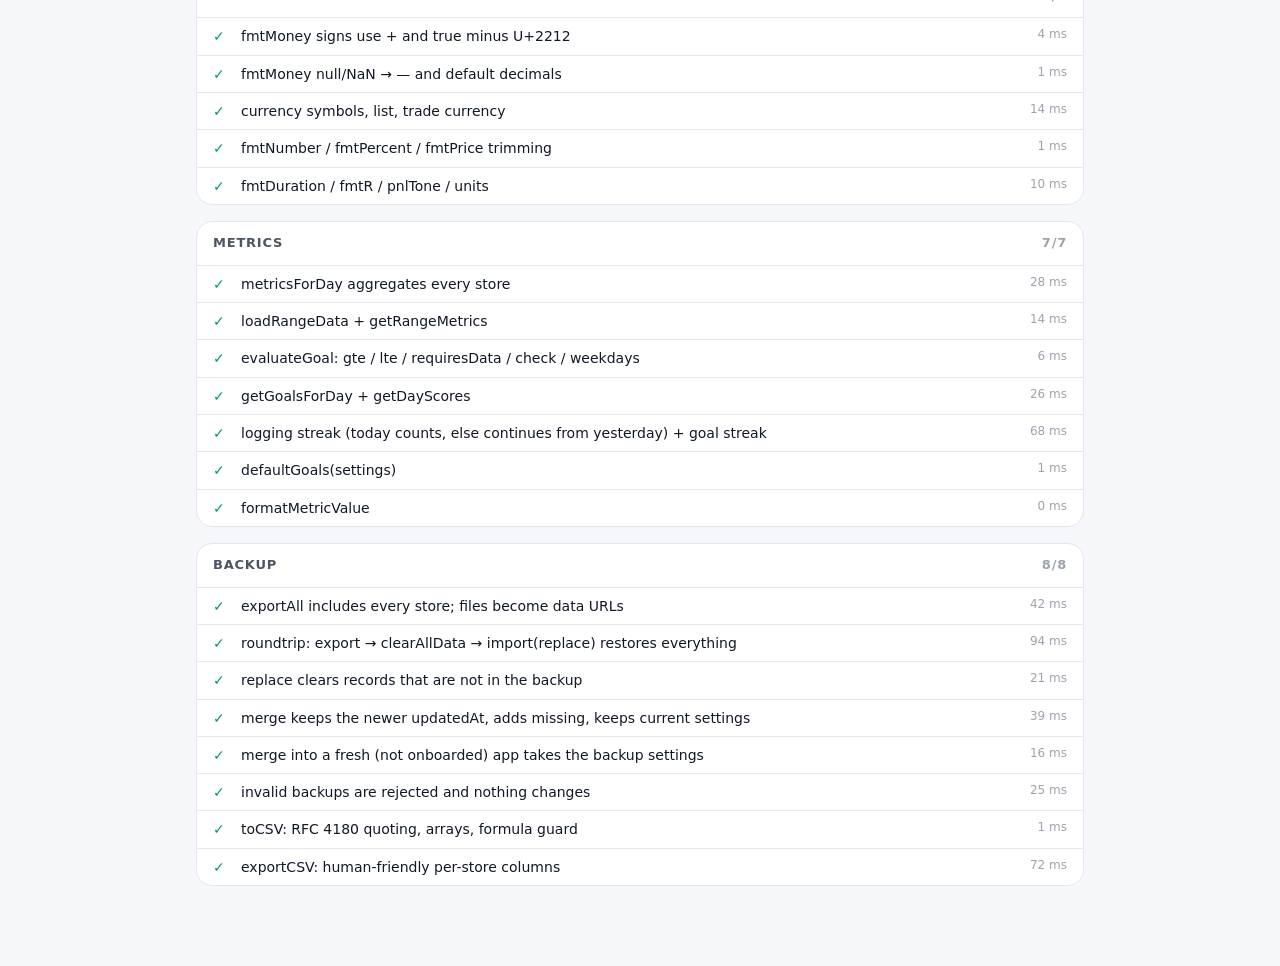
<file: tools/tests/core.html>
<!doctype html>
<html lang="en">
<head>
<meta charset="utf-8">
<meta name="viewport" content="width=device-width, initial-scale=1, viewport-fit=cover">
<title>Daybook · core tests</title>
<style>
  :root {
    color-scheme: light;
    --bg: #f6f7fb; --surface: #fff; --border: #e5e7ef; --text: #111827; --text-2: #4b5563; --text-3: #9ca3af;
    --pass: #059669; --fail: #dc2626; --primary: #4f46e5;
    font-family: system-ui, -apple-system, "Segoe UI", Roboto, "Helvetica Neue", Arial, sans-serif;
  }
  @media (prefers-color-scheme: dark) {
    :root { color-scheme: dark; --bg: #0b0d13; --surface: #141824; --border: #262c3d; --text: #eef0f6; --text-2: #a8b0c2;
            --text-3: #6b7387; --pass: #34d399; --fail: #f87171; --primary: #818cf8; }
  }
  * { box-sizing: border-box; }
  body { margin: 0; background: var(--bg); color: var(--text); font-size: 14px; line-height: 1.45; }
  .wrap { max-width: 920px; margin: 0 auto; padding: 32px 16px 64px; }
  header { display: flex; align-items: center; gap: 16px; flex-wrap: wrap; margin-bottom: 24px; }
  .mark { width: 40px; height: 40px; border-radius: 12px; background: var(--primary); color: #fff; display: grid; place-items: center;
          font-weight: 700; font-size: 18px; }
  h1 { font-size: 22px; margin: 0; letter-spacing: -0.01em; }
  .sub { color: var(--text-2); font-size: 13px; }
  .summary { margin-left: auto; display: flex; gap: 8px; flex-wrap: wrap; }
  .pill { border: 1px solid var(--border); background: var(--surface); border-radius: 999px; padding: 6px 12px; font-weight: 600;
          font-variant-numeric: tabular-nums; }
  .pill.pass { color: var(--pass); } .pill.fail { color: var(--fail); }
  .bar { height: 6px; border-radius: 999px; background: var(--border); overflow: hidden; margin: 0 0 24px; }
  .bar > i { display: block; height: 100%; background: var(--pass); width: 0; transition: width .2s ease-out; }
  .bar.has-fail > i { background: var(--fail); }
  section { background: var(--surface); border: 1px solid var(--border); border-radius: 16px; margin-bottom: 16px; overflow: hidden; }
  section h2 { font-size: 13px; text-transform: uppercase; letter-spacing: .06em; color: var(--text-2); margin: 0; padding: 12px 16px;
               border-bottom: 1px solid var(--border); display: flex; justify-content: space-between; }
  section h2 span { font-variant-numeric: tabular-nums; color: var(--text-3); }
  ul { list-style: none; margin: 0; padding: 0; }
  li { padding: 8px 16px; border-top: 1px solid var(--border); display: grid; grid-template-columns: 20px 1fr auto; gap: 8px; align-items: start; }
  li:first-child { border-top: 0; }
  li .ok { color: var(--pass); font-weight: 700; } li .bad { color: var(--fail); font-weight: 700; }
  li .ms { color: var(--text-3); font-size: 12px; font-variant-numeric: tabular-nums; }
  li pre { grid-column: 2 / -1; margin: 4px 0 0; white-space: pre-wrap; word-break: break-word; color: var(--fail);
           font: 12px/1.5 ui-monospace, "SF Mono", "Cascadia Mono", Consolas, monospace; }
  .running { color: var(--text-2); }
</style>
</head>
<body>
<div class="wrap">
  <header>
    <div class="mark" aria-hidden="true">D</div>
    <div>
      <h1>Daybook core tests</h1>
      <div class="sub">db · bus · settings · dates · format · metrics · backup · trade calc — real modules, fresh IndexedDB</div>
    </div>
    <div class="summary" id="summary"><span class="pill running">Running…</span></div>
  </header>
  <div class="bar" id="bar"><i></i></div>
  <div id="results"></div>
</div>
<script type="module" src="./core.test.js"></script>
</body>
</html>
</file>
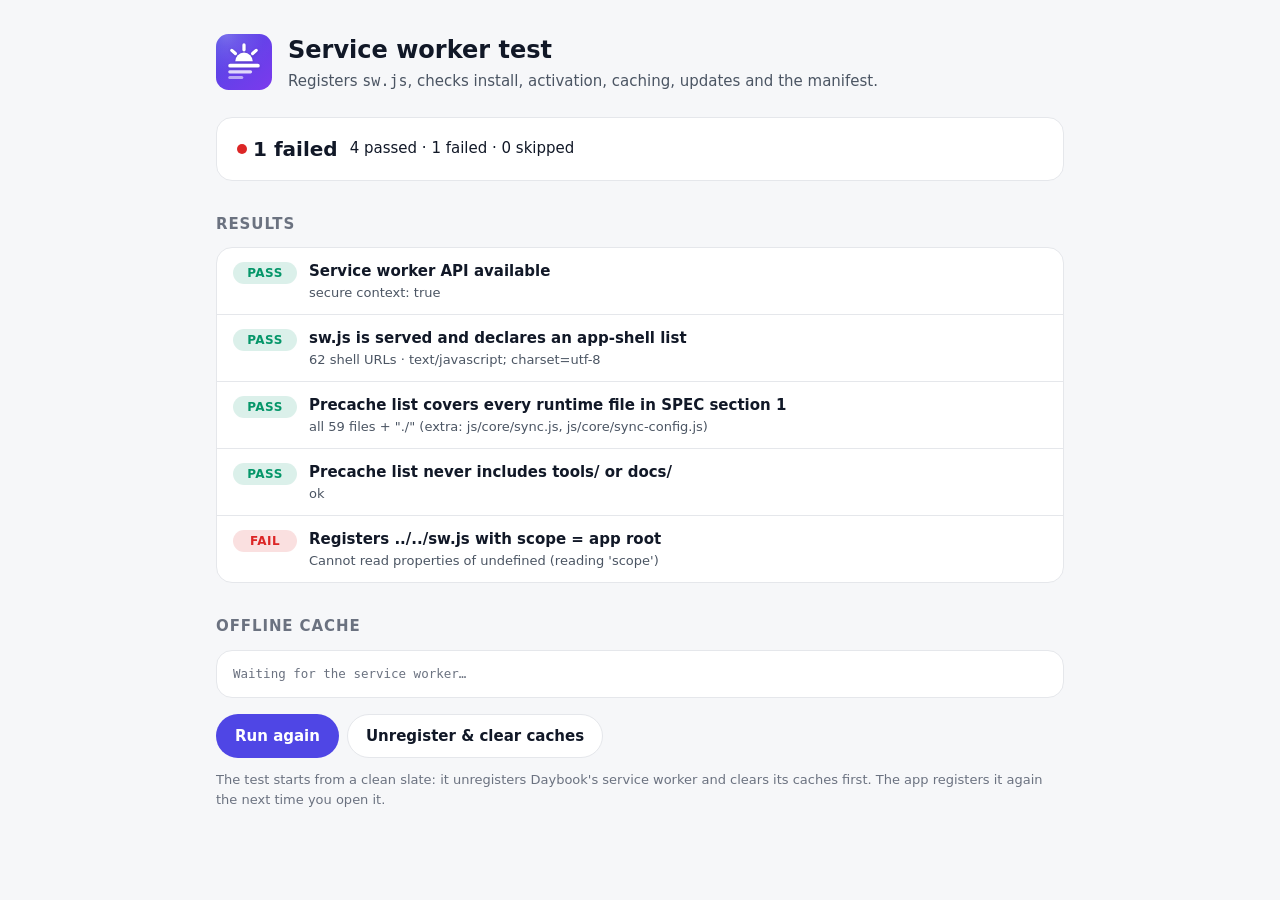
<file: tools/tests/sw-test.html>
<!doctype html>
<html lang="en">
<head>
<meta charset="utf-8">
<meta name="viewport" content="width=device-width, initial-scale=1">
<title>Service worker test · Daybook</title>
<link rel="icon" href="../../assets/icons/favicon-32.png" sizes="32x32">
<style>
  :root {
    color-scheme: light;
    --bg: #f6f7f9; --surface: #fff; --border: #e5e7eb; --text: #111827; --text-2: #4b5563; --text-3: #6b7280;
    --pass: #059669; --fail: #dc2626; --skip: #b45309; --primary: #4f46e5;
    font-family: system-ui, -apple-system, "Segoe UI", Roboto, "Helvetica Neue", Arial, sans-serif;
  }
  @media (prefers-color-scheme: dark) {
    :root { color-scheme: dark; --bg: #0b0d12; --surface: #151821; --border: #262a36; --text: #f3f4f6;
            --text-2: #c4c8d2; --text-3: #9ca3af; --pass: #34d399; --fail: #f87171; --skip: #fbbf24; --primary: #818cf8; }
  }
  * { box-sizing: border-box; }
  body { margin: 0; background: var(--bg); color: var(--text); font-size: 15px; line-height: 1.5; }
  .wrap { max-width: 880px; margin: 0 auto; padding: 32px 16px 64px; }
  header { display: flex; gap: 16px; align-items: center; margin-bottom: 24px; }
  header img { width: 56px; height: 56px; }
  h1 { font-size: 24px; margin: 0; }
  h2 { font-size: 15px; text-transform: uppercase; letter-spacing: .06em; color: var(--text-3); margin: 32px 0 12px; }
  .sub { color: var(--text-2); margin: 2px 0 0; }
  .summary { display: flex; flex-wrap: wrap; gap: 12px; align-items: center; background: var(--surface);
             border: 1px solid var(--border); border-radius: 16px; padding: 16px 20px; }
  .summary strong { font-size: 20px; font-variant-numeric: tabular-nums; }
  .summary .spacer { flex: 1; }
  .pill { display: inline-flex; align-items: center; gap: 6px; font-weight: 600; }
  .dot { width: 10px; height: 10px; border-radius: 50%; display: inline-block; }
  ol { list-style: none; padding: 0; margin: 0; background: var(--surface); border: 1px solid var(--border);
       border-radius: 16px; overflow: hidden; }
  li { display: grid; grid-template-columns: 64px 1fr; gap: 12px; padding: 12px 16px; border-top: 1px solid var(--border); }
  li:first-child { border-top: 0; }
  .badge { font-size: 12px; font-weight: 700; letter-spacing: .04em; border-radius: 999px; padding: 2px 0;
           text-align: center; height: fit-content; margin-top: 2px; }
  .badge.pass { color: var(--pass); background: color-mix(in srgb, var(--pass) 14%, transparent); }
  .badge.fail { color: var(--fail); background: color-mix(in srgb, var(--fail) 14%, transparent); }
  .badge.skip { color: var(--skip); background: color-mix(in srgb, var(--skip) 14%, transparent); }
  .name { font-weight: 600; }
  .detail { color: var(--text-2); font-size: 13px; white-space: pre-wrap; word-break: break-word; }
  .files { font-family: ui-monospace, "SF Mono", "Cascadia Mono", Consolas, monospace; font-size: 12.5px;
           background: var(--surface); border: 1px solid var(--border); border-radius: 16px; padding: 12px 16px;
           max-height: 360px; overflow: auto; margin: 0; }
  .files div { display: flex; justify-content: space-between; gap: 16px; padding: 2px 0; }
  .files span:last-child { color: var(--text-3); font-variant-numeric: tabular-nums; }
  button { font: inherit; font-weight: 600; min-height: 44px; padding: 0 18px; border-radius: 999px; cursor: pointer;
           border: 1px solid var(--border); background: var(--surface); color: var(--text); }
  button.primary { background: var(--primary); border-color: transparent; color: #fff; }
  button:focus-visible { outline: 3px solid color-mix(in srgb, var(--primary) 50%, transparent); outline-offset: 2px; }
  .actions { display: flex; flex-wrap: wrap; gap: 8px; margin-top: 16px; }
  .note { color: var(--text-3); font-size: 13px; margin-top: 12px; }
</style>
</head>
<body>
<div class="wrap">
  <header>
    <img src="../../assets/icons/icon.svg" alt="">
    <div>
      <h1>Service worker test</h1>
      <p class="sub">Registers <code>sw.js</code>, checks install, activation, caching, updates and the manifest.</p>
    </div>
  </header>

  <div class="summary" id="summary" role="status" aria-live="polite"><span>Running…</span></div>

  <h2>Results</h2>
  <ol id="results"></ol>

  <h2>Offline cache</h2>
  <div class="files" id="files"><div><span>Waiting for the service worker…</span></div></div>

  <div class="actions">
    <button class="primary" type="button" id="rerun">Run again</button>
    <button type="button" id="reset">Unregister &amp; clear caches</button>
  </div>
  <p class="note">The test starts from a clean slate: it unregisters Daybook's service worker and clears its caches first.
    The app registers it again the next time you open it.</p>
</div>

<script type="module">
// Results contract (read by tools/smoke.py-driven checks):
//   window.__testResults = [{ name, pass: true|false, skipped: bool, detail }]
//   window.__testsDone   = true when finished;  window.__testSummary = { passed, failed, skipped, total }
const results = [];
window.__testResults = results;
window.__testsDone = false;

const ROOT = new URL('../../', location.href);           // app root (where sw.js lives)
const SW_PATH = '../../sw.js';
const SCOPE = '../../';
const OLD_CACHE = 'daybook-v0-sw-test';                    // must be deleted by activate
const FOREIGN_CACHE = 'other-app-sw-test';                 // must be left alone
const RESET_FLAG = 'daybook-sw-test-reset';

// Runtime files named in docs/SPEC.md section 1 (the precache must cover all of them).
const SPEC_FILES = [
  'index.html', 'manifest.webmanifest',
  'css/tokens.css', 'css/base.css', 'css/components.css', 'css/charts.css',
  ...['today', 'food', 'learning', 'training', 'expenses', 'trades', 'trades-analytics', 'goals', 'calendar',
      'insights', 'search', 'settings', 'onboarding'].map((n) => `css/modules/${n}.css`),
  'js/app.js',
  ...['db', 'bus', 'settings', 'router', 'ui', 'undo', 'dates', 'format', 'charts', 'icons', 'metrics', 'images',
      'backup'].map((n) => `js/core/${n}.js`),
  ...['registry', 'today', 'food', 'learning', 'training', 'expenses', 'goals', 'calendar', 'insights', 'search',
      'settings-view', 'onboarding', 'sample-data'].map((n) => `js/modules/${n}.js`),
  ...['index', 'calc', 'editor', 'detail', 'analytics', 'calendar', 'dayplan'].map((n) => `js/modules/trades/${n}.js`),
  ...['icon.svg', 'favicon-32.png', 'icon-192.png', 'icon-512.png', 'maskable-512.png', 'apple-touch-icon.png']
    .map((n) => `assets/icons/${n}`),
];

const $ = (sel) => document.querySelector(sel);
const sleep = (ms) => new Promise((r) => setTimeout(r, ms));
const abs = (path) => new URL(path, ROOT).href;
const rel = (url) => (url.startsWith(ROOT.href) ? url.slice(ROOT.href.length) || './' : url);
const fmtKB = (n) => (n < 1024 ? `${n} B` : `${(n / 1024).toFixed(1)} KB`);

function el(tag, cls, text) {
  const e = document.createElement(tag);
  if (cls) e.className = cls;
  if (text != null) e.textContent = text;
  return e;
}

function record(name, status, detail = '') {
  const r = { name, pass: status === 'pass', skipped: status === 'skip', detail: String(detail || '') };
  results.push(r);
  const li = el('li');
  li.append(el('span', `badge ${status}`, status.toUpperCase()));
  const body = el('div');
  body.append(el('div', 'name', name));
  if (r.detail) body.append(el('div', 'detail', r.detail));
  li.append(body);
  $('#results').append(li);
  return r;
}

// fn returns: string (pass detail) | {pass, detail} | {skip: true, detail}; throwing = fail.
async function test(name, fn) {
  try {
    const out = await fn();
    if (out && typeof out === 'object') {
      if (out.skip) return record(name, 'skip', out.detail);
      return record(name, out.pass === false ? 'fail' : 'pass', out.detail);
    }
    return record(name, 'pass', out);
  } catch (err) {
    return record(name, 'fail', (err && err.message) || String(err));
  }
}

function finish(note) {
  const passed = results.filter((r) => r.pass).length;
  const skipped = results.filter((r) => r.skipped).length;
  const failed = results.length - passed - skipped;
  window.__testSummary = { passed, failed, skipped, total: results.length };
  const s = $('#summary');
  s.replaceChildren();
  const ok = failed === 0;
  const pill = el('span', 'pill');
  const dot = el('span', 'dot');
  dot.style.background = ok ? 'var(--pass)' : 'var(--fail)';
  pill.append(dot, el('strong', null, ok ? 'All checks passed' : `${failed} failed`));
  s.append(pill, el('span', null, `${passed} passed · ${failed} failed · ${skipped} skipped`));
  if (note) s.append(el('span', 'sub', note));
  window.__testsDone = true;
}

function waitForState(worker, target, ms = 20000) {
  const order = ['parsed', 'installing', 'installed', 'activating', 'activated'];
  return new Promise((resolve, reject) => {
    const check = () => {
      if (worker.state === 'redundant') { cleanup(); reject(new Error('worker became redundant (install failed?)')); return true; }
      if (order.indexOf(worker.state) >= order.indexOf(target)) { cleanup(); resolve(worker.state); return true; }
      return false;
    };
    const timer = setTimeout(() => { cleanup(); reject(new Error(`timed out waiting for "${target}" (state: ${worker.state})`)); }, ms);
    const onChange = () => check();
    const cleanup = () => { clearTimeout(timer); worker.removeEventListener('statechange', onChange); };
    worker.addEventListener('statechange', onChange);
    check();
  });
}

function nextControllerChange(ms) {
  return new Promise((resolve, reject) => {
    const timer = setTimeout(() => reject(new Error('no controllerchange event')), ms);
    navigator.serviceWorker.addEventListener('controllerchange', () => { clearTimeout(timer); resolve(); }, { once: true });
  });
}

function ask(worker, message, ms = 4000) {
  return new Promise((resolve, reject) => {
    const ch = new MessageChannel();
    const timer = setTimeout(() => reject(new Error('no reply from the service worker')), ms);
    ch.port1.onmessage = (e) => { clearTimeout(timer); resolve(e.data); };
    worker.postMessage(message, [ch.port2]);
  });
}

async function resetAll() {
  const regs = await navigator.serviceWorker.getRegistrations();
  await Promise.all(regs.map((r) => r.unregister()));
  const names = await caches.keys();
  await Promise.all(names.filter((n) => n.startsWith('daybook-') || n === FOREIGN_CACHE).map((n) => caches.delete(n)));
}

async function poll(fn, ms = 3000, every = 100) {
  const end = Date.now() + ms;
  for (;;) {
    const v = await fn();
    if (v) return v;
    if (Date.now() > end) return v;
    await sleep(every);
  }
}

function loadImage(url) {
  return new Promise((resolve, reject) => {
    const img = new Image();
    img.onload = () => resolve(img);
    img.onerror = () => reject(new Error(`could not load ${rel(url)}`));
    img.src = url;
  });
}

function cornerAlpha(img) {
  const c = document.createElement('canvas');
  c.width = img.naturalWidth; c.height = img.naturalHeight;
  const ctx = c.getContext('2d');
  ctx.drawImage(img, 0, 0);
  return ctx.getImageData(0, 0, 1, 1).data[3];
}

async function renderCacheList(cacheName) {
  const box = $('#files');
  box.replaceChildren();
  const cache = await caches.open(cacheName);
  const keys = await cache.keys();
  let total = 0;
  const rows = [];
  for (const req of keys) {
    const res = await cache.match(req);
    const size = res ? (await res.blob()).size : 0;
    total += size;
    rows.push([rel(req.url), size]);
  }
  rows.sort((a, b) => a[0].localeCompare(b[0]));
  const head = el('div');
  head.append(el('strong', null, `${cacheName}: ${rows.length} files`), el('span', null, fmtKB(total)));
  box.append(head);
  for (const [name, size] of rows) {
    const row = el('div');
    row.append(el('span', null, name), el('span', null, fmtKB(size)));
    box.append(row);
  }
}

async function main() {
  if (!('serviceWorker' in navigator) || !('caches' in window)) {
    record('Service worker API available', 'fail', window.isSecureContext
      ? 'This browser has no service worker support.'
      : 'Not a secure context: open over https:// or http://localhost.');
    finish();
    return;
  }
  record('Service worker API available', 'pass', `secure context: ${window.isSecureContext}`);

  // 0 ── start from a clean slate (an earlier run or the app itself may have registered the worker)
  const controlledAtStart = !!navigator.serviceWorker.controller;
  const existing = await navigator.serviceWorker.getRegistrations();
  if (controlledAtStart || existing.length) {
    await resetAll();
    let reloaded = false;
    try { reloaded = sessionStorage.getItem(RESET_FLAG) === '1'; } catch (_) { /* storage blocked */ }
    if (controlledAtStart && !reloaded) {
      try { sessionStorage.setItem(RESET_FLAG, '1'); } catch (_) { /* ignore */ }
      location.reload();
      return;
    }
  }
  try { sessionStorage.removeItem(RESET_FLAG); } catch (_) { /* ignore */ }

  // 1 ── read the precache list straight from sw.js (single source of truth)
  let shell = [];
  await test('sw.js is served and declares an app-shell list', async () => {
    const res = await fetch(abs('sw.js'), { cache: 'no-store' });
    if (!res.ok) throw new Error(`HTTP ${res.status} for sw.js`);
    const ct = res.headers.get('content-type') || '';
    const src = await res.text();
    const m = src.match(/const\s+SHELL\s*=\s*\[([\s\S]*?)\];/);
    if (!m) throw new Error('could not find "const SHELL = [...]" in sw.js');
    shell = [...m[1].matchAll(/'([^']+)'/g)].map((x) => x[1]);
    if (!/javascript/.test(ct)) return { pass: false, detail: `served as "${ct}" (needs a JavaScript MIME type)` };
    return `${shell.length} shell URLs · ${ct}`;
  });

  await test('Precache list covers every runtime file in SPEC section 1', () => {
    const missing = SPEC_FILES.filter((f) => !shell.includes(f));
    const extra = shell.filter((f) => f !== './' && !SPEC_FILES.includes(f));
    if (!shell.includes('./')) missing.unshift('./');
    if (missing.length) return { pass: false, detail: `missing: ${missing.join(', ')}` };
    return `all ${SPEC_FILES.length} files + "./"` + (extra.length ? ` (extra: ${extra.join(', ')})` : '');
  });

  await test('Precache list never includes tools/ or docs/', () => {
    const bad = shell.filter((f) => f.startsWith('tools/') || f.startsWith('docs/'));
    return bad.length ? { pass: false, detail: bad.join(', ') } : 'ok';
  });

  // 2 ── which shell files exist on the server right now (page is not controlled yet → straight to network)
  const onServer = new Map();
  await Promise.all(shell.map(async (p) => {
    try {
      const r = await fetch(abs(p), { method: 'HEAD', cache: 'no-store' });
      onServer.set(p, r.ok);
    } catch (_) { onServer.set(p, false); }
  }));

  // 3 ── seed caches that activate must delete / keep
  await (await caches.open(OLD_CACHE)).put(abs('__old-cache-probe__'), new Response('old'));
  await (await caches.open(FOREIGN_CACHE)).put(abs('__foreign-cache-probe__'), new Response('keep'));

  // 4 ── register + install + activate
  let reg = null;
  const t0 = performance.now();
  const regResult = await test('Registers ../../sw.js with scope = app root', async () => {
    reg = await navigator.serviceWorker.register(SW_PATH, { scope: SCOPE });
    if (reg.scope !== ROOT.href) return { pass: false, detail: `scope is ${reg.scope}, expected ${ROOT.href}` };
    return `scope ${reg.scope}`;
  });
  if (!regResult.pass) { finish(); return; }

  const actResult = await test('Installs and activates (precache never fails the install)', async () => {
    const worker = reg.installing || reg.waiting || reg.active;
    if (!worker) throw new Error('registration has no worker');
    await waitForState(worker, 'activated', 30000);
    return `activated in ${Math.round(performance.now() - t0)} ms`;
  });
  if (!actResult.pass) { finish(); return; }

  await test('Takes control of the page (clients.claim)', async () => {
    if (!navigator.serviceWorker.controller) await nextControllerChange(8000);
    return navigator.serviceWorker.controller ? 'page is controlled' : { pass: false, detail: 'not controlled' };
  });

  let cacheName = 'daybook-v1';
  await test('Answers GET_VERSION over a MessageChannel', async () => {
    const reply = await ask(navigator.serviceWorker.controller || reg.active, { type: 'GET_VERSION' });
    if (!reply || reply.type !== 'VERSION' || !String(reply.cache).startsWith('daybook-')) {
      return { pass: false, detail: `unexpected reply ${JSON.stringify(reply)}` };
    }
    cacheName = reply.cache;
    return `version ${reply.version} · cache "${reply.cache}"`;
  });

  // 5 ── cache state after activation
  await test('Creates its cache and deletes older daybook-* caches', async () => {
    const names = await caches.keys();
    const ours = names.filter((n) => n.startsWith('daybook-'));
    if (!names.includes(cacheName)) return { pass: false, detail: `no "${cacheName}" cache (have: ${names.join(', ')})` };
    if (names.includes(OLD_CACHE)) return { pass: false, detail: `"${OLD_CACHE}" still exists after activate` };
    if (ours.length !== 1) return { pass: false, detail: `expected one daybook-* cache, found: ${ours.join(', ')}` };
    return `caches: ${ours.join(', ')}`;
  });

  await test("Leaves other apps' caches alone", async () => {
    const names = await caches.keys();
    const kept = names.includes(FOREIGN_CACHE);
    await caches.delete(FOREIGN_CACHE);
    return kept ? 'ok' : { pass: false, detail: `"${FOREIGN_CACHE}" was deleted` };
  });

  await test('Precaches every shell file that exists on the server', async () => {
    const cache = await caches.open(cacheName);
    const keys = new Set((await cache.keys()).map((r) => r.url));
    const present = shell.filter((p) => onServer.get(p));
    const absent = shell.filter((p) => !onServer.get(p));
    const missing = present.filter((p) => !keys.has(abs(p)));
    if (missing.length) return { pass: false, detail: `on the server but not cached: ${missing.join(', ')}` };
    let detail = `${present.length}/${shell.length} shell files cached`;
    if (absent.length) detail += `\nnot on the server (yet), skipped without failing the install: ${absent.join(', ')}`;
    return detail;
  });

  await test('Offline copy of the app shell is ready', async () => {
    const cache = await caches.open(cacheName);
    const hasIndex = !!(await cache.match(abs('index.html')));
    const hasRoot = !!(await cache.match(abs('./')));
    if (!onServer.get('index.html')) return { skip: true, detail: 'index.html is not on the server yet' };
    return hasIndex && hasRoot ? 'index.html and ./ cached' : { pass: false, detail: `index.html: ${hasIndex}, ./: ${hasRoot}` };
  });

  // 6 ── fetch handling (page is controlled now)
  await test('Serves cached assets first (stale-while-revalidate) and refreshes them', async () => {
    const cache = await caches.open(cacheName);
    const url = abs(`manifest.webmanifest?sw-probe=${Date.now()}`);
    await cache.put(url, new Response('sw-probe', { headers: { 'Content-Type': 'text/plain' } }));
    const body = await (await fetch(url)).text();
    if (body !== 'sw-probe') { await cache.delete(url); return { pass: false, detail: 'response did not come from the cache' }; }
    const refreshed = await poll(async () => {
      const r = await cache.match(url);
      return r && (await r.text()).includes('"short_name"');
    });
    await cache.delete(url);
    return refreshed ? 'served from cache, then updated from the network in the background'
      : { pass: false, detail: 'served from cache, but the background refresh never updated it' };
  });

  await test('Caches same-origin assets at runtime', async () => {
    const cache = await caches.open(cacheName);
    const url = abs('assets/icons/icon-192.png');
    await cache.delete(url);
    const res = await fetch(url);
    if (!res.ok) return { pass: false, detail: `HTTP ${res.status}` };
    const back = await poll(async () => !!(await cache.match(url)));
    return back ? 'fetched once → cached' : { pass: false, detail: 'not re-cached after fetch' };
  });

  await test('Never caches tools/ or docs/', async () => {
    await fetch(location.href, { cache: 'no-cache' }).catch(() => {});
    await fetch(abs('docs/SPEC.md')).then((r) => r.blob()).catch(() => {});
    await sleep(300);
    const cache = await caches.open(cacheName);
    const bad = (await cache.keys()).map((r) => rel(r.url)).filter((p) => p.startsWith('tools/') || p.startsWith('docs/'));
    return bad.length ? { pass: false, detail: bad.join(', ') } : 'ok';
  });

  // 7 ── update flow: a new worker must wait until the page sends SKIP_WAITING
  await test('A new version waits, then takes over on {type:"SKIP_WAITING"}', async () => {
    const reg2 = await navigator.serviceWorker.register(`${SW_PATH}?sw-test=update`, { scope: SCOPE });
    const w = reg2.installing || reg2.waiting;
    if (!w) throw new Error('no new worker was installed');
    await waitForState(w, 'installed', 30000);
    await sleep(800);
    if (w.state !== 'installed' || reg2.waiting !== w) {
      return { pass: false, detail: `new worker did not wait (state: ${w.state}) — automatic skipWaiting?` };
    }
    const changed = nextControllerChange(10000);
    w.postMessage({ type: 'SKIP_WAITING' });
    await waitForState(w, 'activated', 10000);
    await changed;
    // Restore the canonical script URL so the app's own registration stays in sync.
    const reg3 = await navigator.serviceWorker.register(SW_PATH, { scope: SCOPE });
    const w3 = reg3.installing || reg3.waiting;
    if (w3) {
      await waitForState(w3, 'installed', 30000);
      w3.postMessage({ type: 'SKIP_WAITING' });
      await waitForState(w3, 'activated', 10000);
    }
    return 'waited in "installed", activated on SKIP_WAITING, controllerchange fired';
  });

  // 8 ── manifest + icons
  let manifest = null;
  const manifestURL = abs('manifest.webmanifest');
  await test('Manifest is valid and complete', async () => {
    const res = await fetch(manifestURL, { cache: 'no-store' });
    if (!res.ok) throw new Error(`HTTP ${res.status}`);
    manifest = JSON.parse(await res.text());
    const m = manifest;
    const problems = [];
    const need = { name: 'string', short_name: 'string', start_url: 'string', scope: 'string', id: 'string',
                   display: 'string', theme_color: 'string', background_color: 'string', description: 'string' };
    for (const [k, t] of Object.entries(need)) if (typeof m[k] !== t || !m[k]) problems.push(`missing ${k}`);
    if (m.display !== 'standalone') problems.push(`display is ${m.display}`);
    const scope = new URL(m.scope || './', manifestURL).href;
    if (!new URL(m.start_url || '', manifestURL).href.startsWith(scope)) problems.push('start_url outside scope');
    const icons = m.icons || [];
    const has = (size, purpose) => icons.some((i) => (i.sizes || '').split(' ').includes(size)
      && (i.purpose || 'any').split(' ').includes(purpose) && i.type === 'image/png');
    if (!has('192x192', 'any')) problems.push('no 192x192 PNG icon');
    if (!has('512x512', 'any')) problems.push('no 512x512 PNG icon');
    if (!has('512x512', 'maskable')) problems.push('no maskable 512x512 PNG icon');
    const ct = res.headers.get('content-type') || '';
    if (problems.length) return { pass: false, detail: problems.join('; ') };
    return `"${m.name}" · ${icons.length} icons · ${(m.shortcuts || []).length} shortcuts · ${ct}`;
  });

  await test('Every manifest icon loads at its declared size', async () => {
    if (!manifest) return { skip: true, detail: 'no manifest' };
    const problems = [];
    const seen = [];
    for (const icon of manifest.icons || []) {
      const url = new URL(icon.src, manifestURL).href;
      try {
        const img = await loadImage(url);
        const size = `${img.naturalWidth}x${img.naturalHeight}`;
        if (icon.sizes !== 'any' && !icon.sizes.split(' ').includes(size)) problems.push(`${icon.src} is ${size}, declared ${icon.sizes}`);
        if ((icon.purpose || '').includes('maskable') && cornerAlpha(img) !== 255) problems.push(`${icon.src} must be full-bleed (opaque corners)`);
        seen.push(`${icon.src.split('/').pop()} ${icon.sizes}`);
      } catch (err) { problems.push(err.message); }
    }
    return problems.length ? { pass: false, detail: problems.join('; ') } : seen.join(' · ');
  });

  await test('Apple touch icon is 180×180 and opaque; favicon is 32×32', async () => {
    const apple = await loadImage(abs('assets/icons/apple-touch-icon.png'));
    const fav = await loadImage(abs('assets/icons/favicon-32.png'));
    const problems = [];
    if (apple.naturalWidth !== 180 || apple.naturalHeight !== 180) problems.push(`apple-touch-icon is ${apple.naturalWidth}x${apple.naturalHeight}`);
    if (cornerAlpha(apple) !== 255) problems.push('apple-touch-icon has transparent corners');
    if (fav.naturalWidth !== 32 || fav.naturalHeight !== 32) problems.push(`favicon is ${fav.naturalWidth}x${fav.naturalHeight}`);
    return problems.length ? { pass: false, detail: problems.join('; ') } : 'ok';
  });

  await test('Shortcuts stay in scope and their icons load', async () => {
    if (!manifest) return { skip: true, detail: 'no manifest' };
    const scope = new URL(manifest.scope, manifestURL).href;
    const problems = [];
    const names = [];
    for (const s of manifest.shortcuts || []) {
      const url = new URL(s.url, manifestURL).href;
      if (!url.startsWith(scope)) problems.push(`${s.name}: url outside scope`);
      for (const icon of s.icons || []) {
        try {
          const img = await loadImage(new URL(icon.src, manifestURL).href);
          if (`${img.naturalWidth}x${img.naturalHeight}` !== icon.sizes) problems.push(`${icon.src} size mismatch`);
        } catch (err) { problems.push(err.message); }
      }
      names.push(`${s.name} → ${s.url}`);
    }
    if (!names.length) problems.push('no shortcuts');
    return problems.length ? { pass: false, detail: problems.join('; ') } : names.join('\n');
  });

  await renderCacheList(cacheName).catch(() => {});
  finish();
}

$('#rerun').addEventListener('click', () => location.reload());
$('#reset').addEventListener('click', async () => {
  await resetAll();
  $('#summary').replaceChildren(el('span', null, 'Service worker unregistered and caches cleared. Reload to run again.'));
});

main().catch((err) => {
  record('Test runner crashed', 'fail', (err && err.stack) || String(err));
  finish();
});
</script>
</body>
</html>
</file>
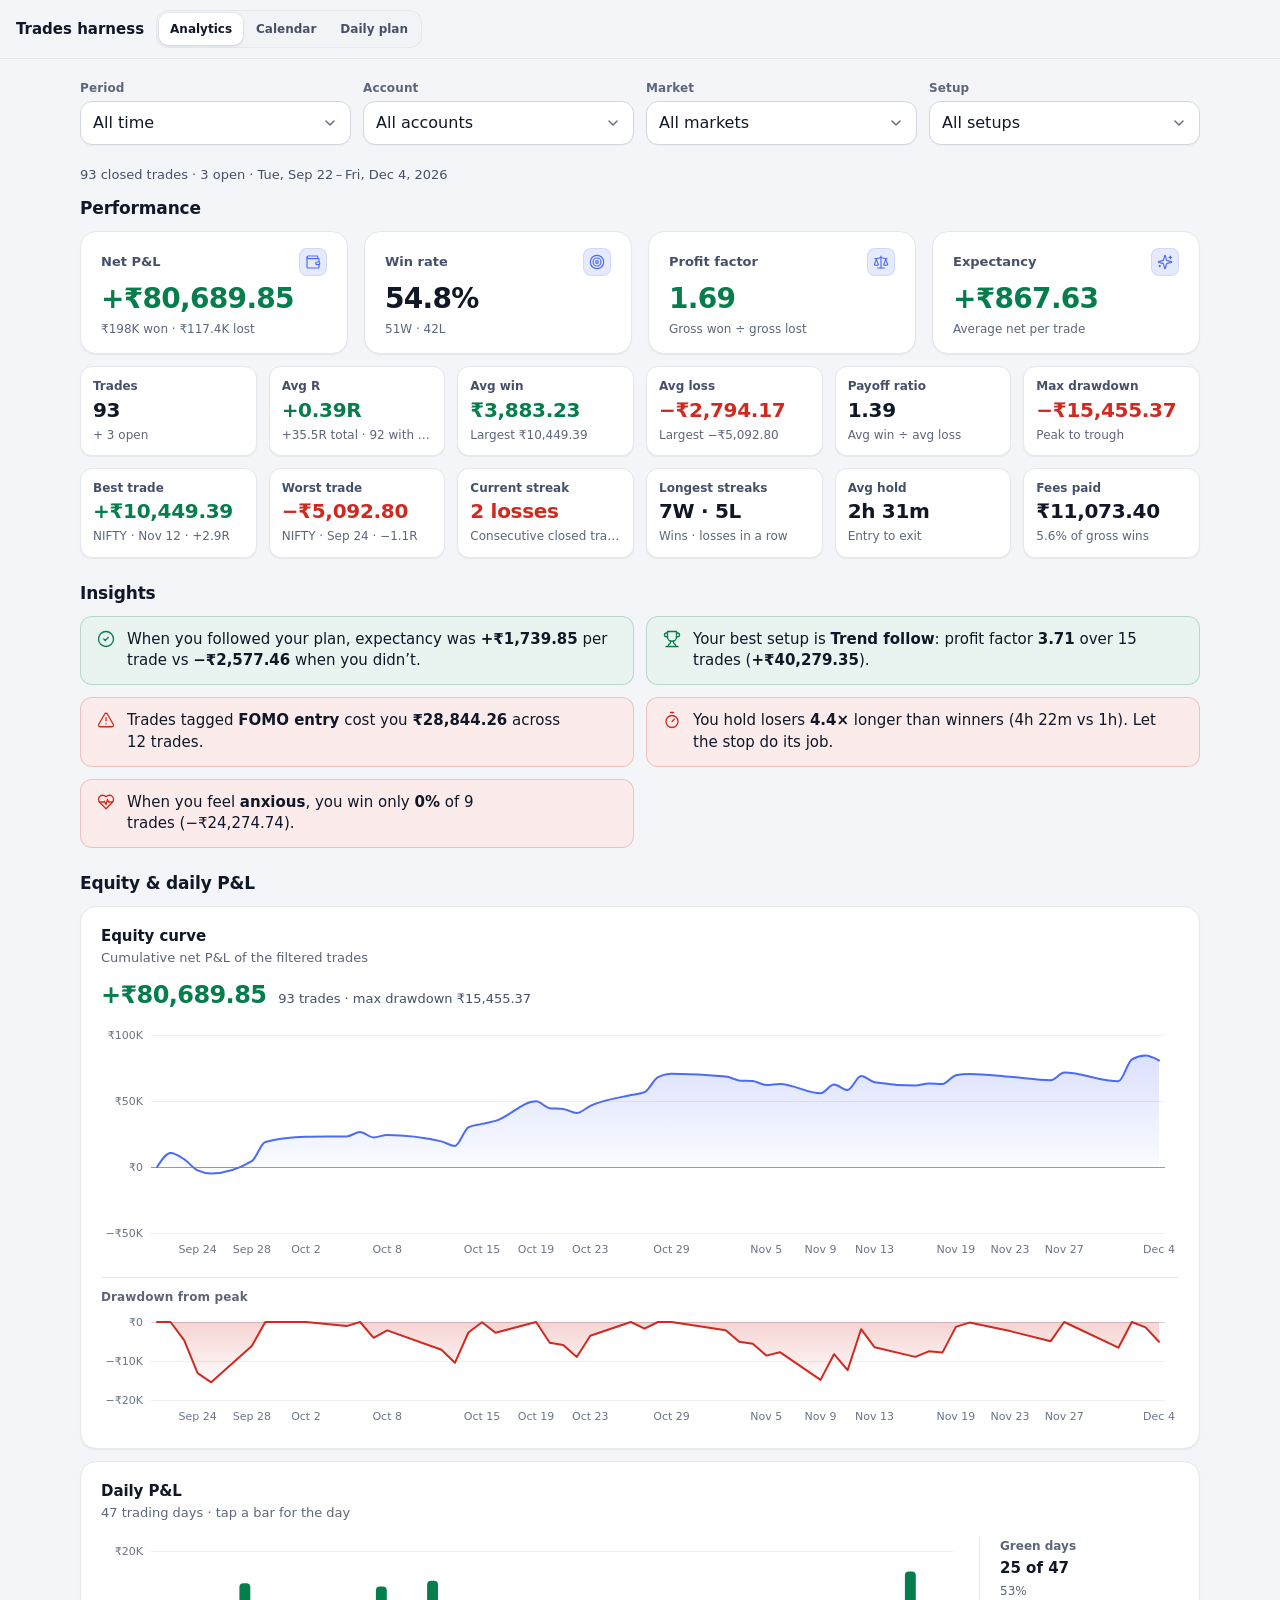
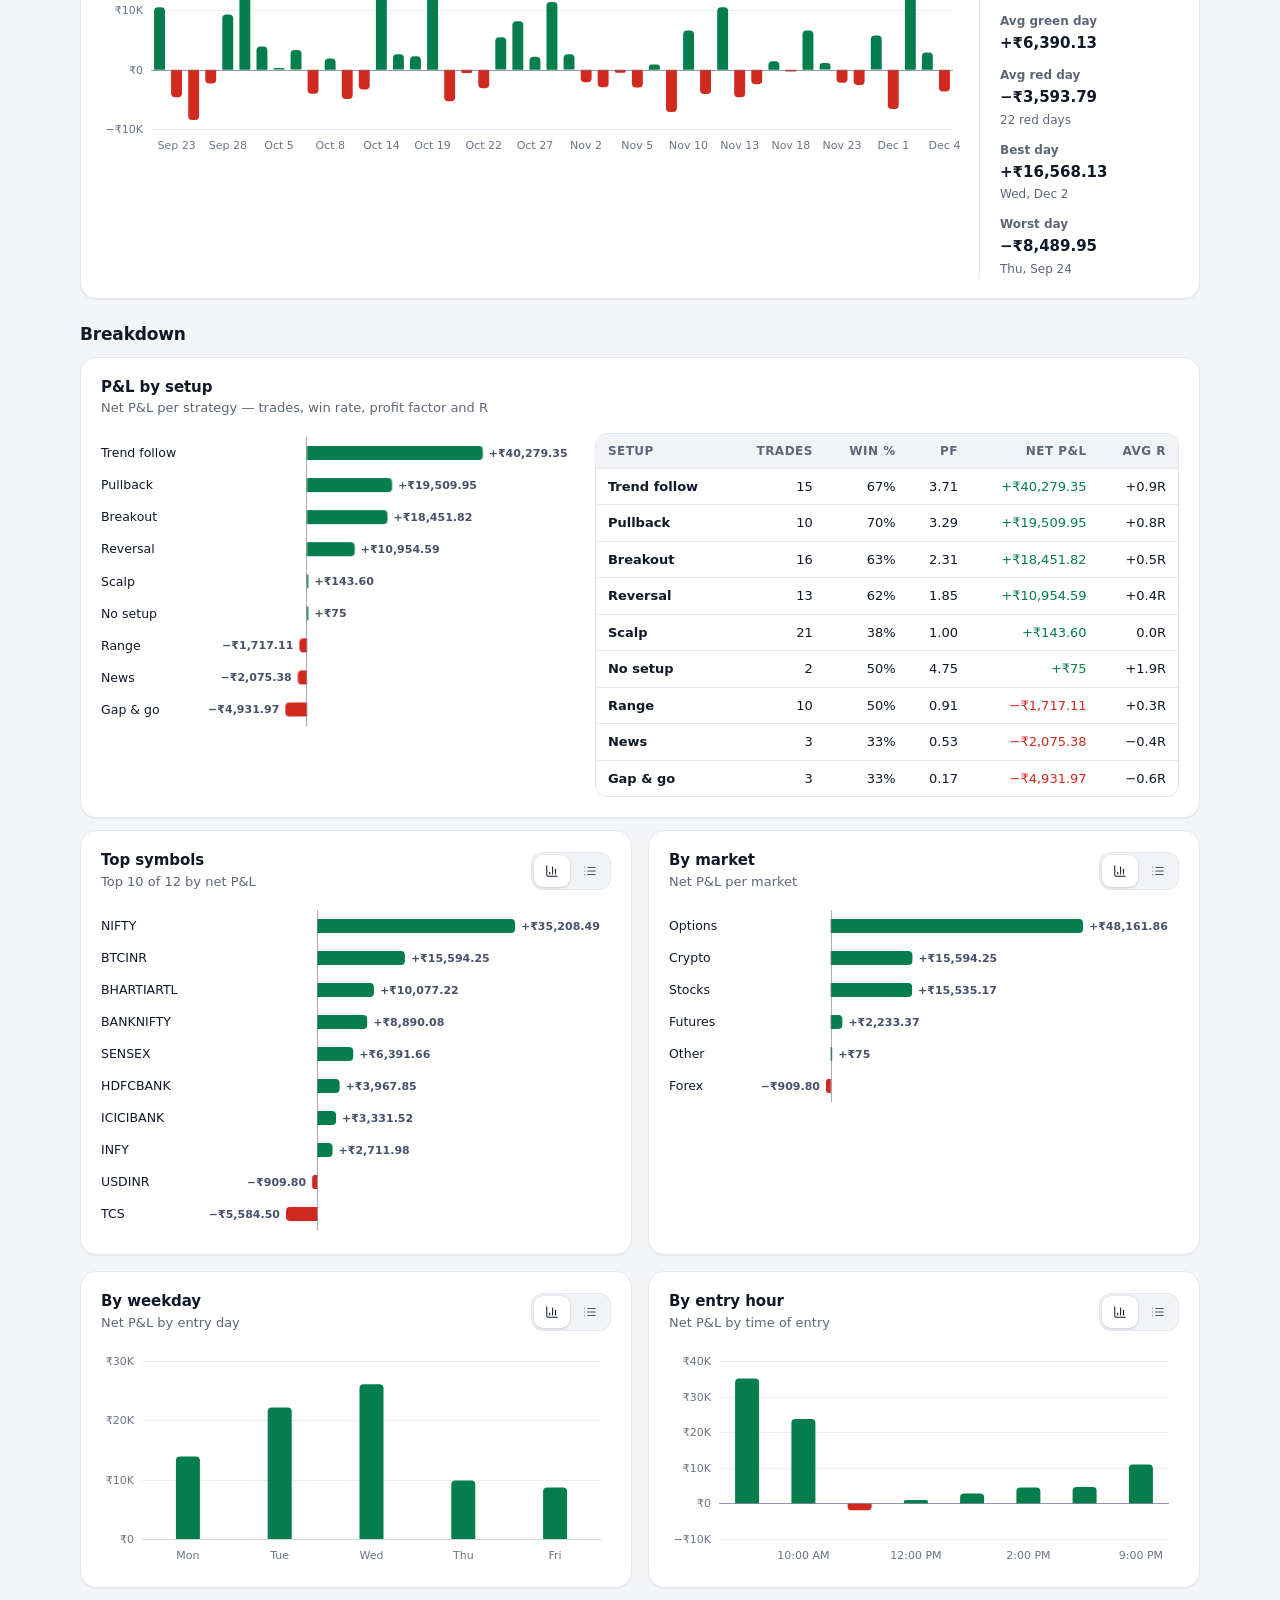
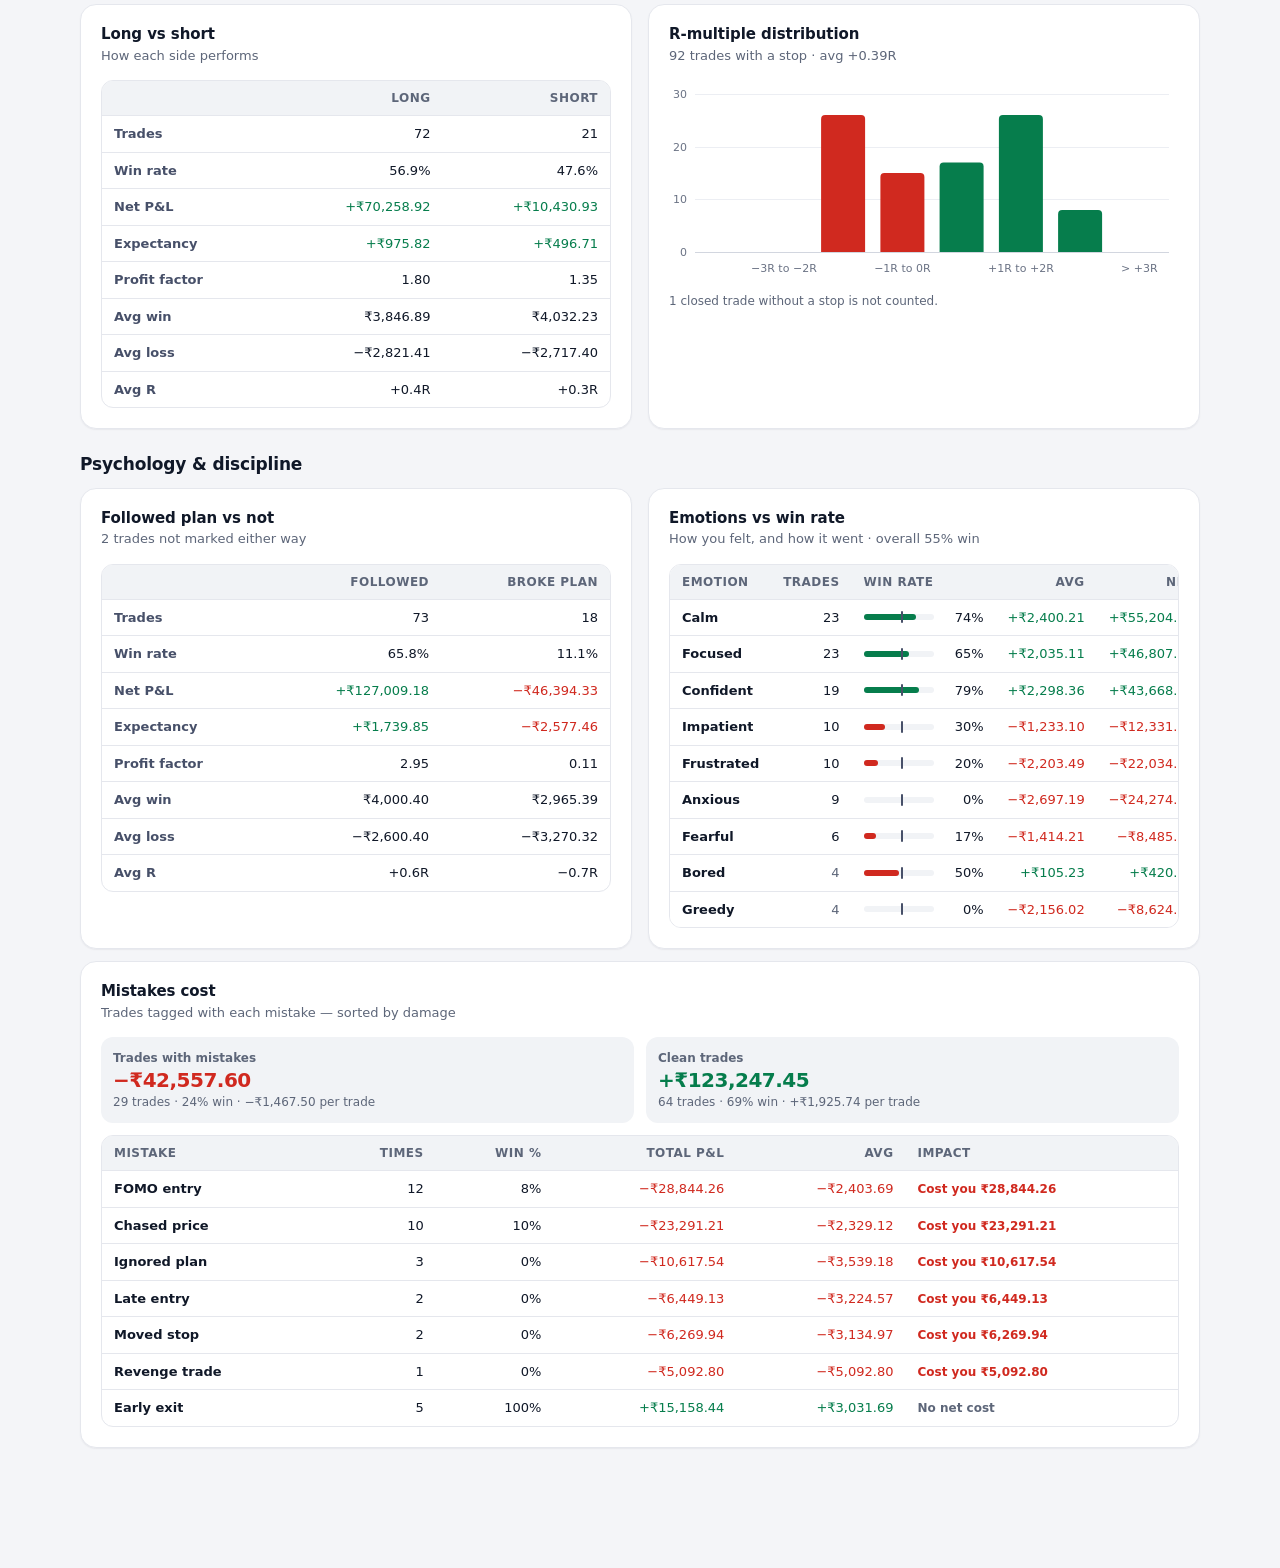
<file: tools/tests/trades-harness.html>
<!doctype html>
<html lang="en" dir="ltr">
<head>
  <meta charset="utf-8">
  <meta name="viewport" content="width=device-width, initial-scale=1, viewport-fit=cover">
  <title>Daybook · trades analytics harness</title>
  <meta name="color-scheme" content="light dark">
  <script>
    // ?theme=light|dark before first paint.
    (function () {
      try {
        var t = new URLSearchParams(location.search).get('theme');
        if (t === 'light' || t === 'dark') document.documentElement.setAttribute('data-theme', t);
      } catch (e) { /* ignore */ }
    })();
  </script>
  <link rel="stylesheet" href="../../css/tokens.css">
  <link rel="stylesheet" href="../../css/base.css">
  <link rel="stylesheet" href="../../css/components.css">
  <link rel="stylesheet" href="../../css/charts.css">
  <link rel="stylesheet" href="../../css/modules/trades-analytics.css">
  <style>
    /* Harness-only chrome (not part of the app). */
    body { background: var(--bg); }
    .hx-top {
      position: sticky; top: 0; z-index: 50; display: flex; align-items: center; gap: var(--s-3); flex-wrap: wrap;
      padding: 10px var(--s-4); background: color-mix(in srgb, var(--bg) 88%, transparent);
      backdrop-filter: blur(12px); border-bottom: 1px solid var(--border);
    }
    .hx-top strong { font-size: var(--fs-md); }
    .hx-main { padding: var(--s-5) var(--s-4) 120px; }
    .hx-log { font: 12px var(--font-mono); color: var(--text-3); }
  </style>
</head>
<body>
  <div class="hx-top">
    <strong>Trades harness</strong>
    <div id="hx-tabs"></div>
    <span class="spacer"></span>
    <span class="hx-log" id="hx-log" aria-live="polite"></span>
  </div>
  <main class="hx-main" id="hx-view"><div class="page"><p class="muted">Loading…</p></div></main>
  <script type="module" src="trades-harness.js"></script>
</body>
</html>
</file>
<file: css/tokens.css>
/* Daybook design tokens — light (default) + tuned dark theme.
 *
 * Dark is not an inversion: surfaces step up in lightness as they get closer to the viewer
 * (bg < surface < surface-2 < raised), shadows are mostly replaced by hairlines, and accents are a
 * touch brighter and less saturated so they glow without vibrating on dark backgrounds.
 * Text colours meet WCAG AA (4.5:1) on --bg, --surface and --surface-2 in both themes.
 *
 * Extra tokens beyond SPEC §6 (safe to use anywhere): --surface-raised, --input-bg, --hover, --press,
 * --ease*, --dur*, --z-*, --fs-4xl, --toast-*, --select-chevron, --*-soft tints.
 */

:root {
  color-scheme: light;

  /* ── Surfaces & text ─────────────────────────────────────────────────────────────── */
  --bg: #f4f5f8;
  --surface: #ffffff;
  --surface-2: #f1f3f6;           /* subtle fill: segmented track, hover, chips */
  --surface-3: #e7eaf0;           /* stronger fill: progress tracks, skeleton */
  --surface-raised: #ffffff;      /* sheets, menus, popovers */
  --input-bg: #ffffff;
  --border: #e5e7ed;              /* hairlines */
  --border-strong: #d2d6df;       /* input borders, dividers that must read */
  --text: #101828;
  --text-2: #475069;              /* secondary  (8.0:1 on white) */
  --text-3: #5d6679;              /* muted      (5.1:1 on surface-2) */
  --overlay: rgba(15, 18, 30, 0.42);
  --hover: rgba(16, 24, 40, 0.045);
  --press: rgba(16, 24, 40, 0.085);

  /* ── Brand ───────────────────────────────────────────────────────────────────────── */
  --primary: #4f46e5;
  --primary-hover: #4338ca;
  --primary-contrast: #ffffff;
  --primary-soft: color-mix(in srgb, var(--primary) 11%, transparent);
  --focus: #5b54f0;

  /* ── Status ──────────────────────────────────────────────────────────────────────── */
  --success: #15803d;
  --warning: #b45309;
  --danger: #cf2c2c;
  --profit: #067d4c;
  --loss: #d0291f;
  --neutral: #5d6679;
  --success-soft: color-mix(in srgb, var(--success) 12%, transparent);
  --warning-soft: color-mix(in srgb, var(--warning) 13%, transparent);
  --danger-soft: color-mix(in srgb, var(--danger) 11%, transparent);
  --profit-soft: color-mix(in srgb, var(--profit) 12%, transparent);
  --loss-soft: color-mix(in srgb, var(--loss) 11%, transparent);

  /* ── Module accents (icon chips, rings, chart series — never big fills) ─────────── */
  --food: #f2701d;
  --water: #0ea1e6;
  --learning: #8b5cf6;
  --training: #12a660;
  --expenses: #0d9e94;
  --trades: #4c6bf5;
  --mood: #e64595;
  --goals: #e9a10c;

  /* ── Charts (categorical order is validated for CVD separation — keep the order) ─── */
  --chart-grid: #eceef3;
  --chart-axis: #6b7385;
  --chart-1: #2a78d6;
  --chart-2: #eb6834;
  --chart-3: #1baf7a;
  --chart-4: #eda100;
  --chart-5: #e87ba4;
  --chart-6: #008300;
  --chart-7: #6250d6;
  --chart-8: #e34948;

  /* ── Radii ───────────────────────────────────────────────────────────────────────── */
  --r-sm: 8px;
  --r: 12px;
  --r-lg: 16px;
  --r-xl: 24px;
  --r-full: 999px;

  /* ── Elevation: hairline + layered, very soft shadows ───────────────────────────── */
  --shadow-sm: 0 1px 2px rgba(16, 24, 40, 0.045), 0 1px 1px rgba(16, 24, 40, 0.02);
  --shadow: 0 1px 2px rgba(16, 24, 40, 0.04), 0 4px 14px -3px rgba(16, 24, 40, 0.09);
  --shadow-lg: 0 2px 6px rgba(16, 24, 40, 0.05), 0 14px 28px -8px rgba(16, 24, 40, 0.14),
    0 36px 72px -16px rgba(16, 24, 40, 0.2);

  /* ── Type ────────────────────────────────────────────────────────────────────────── */
  --font: system-ui, -apple-system, "Segoe UI", Roboto, "Helvetica Neue", Arial, sans-serif;
  --font-mono: ui-monospace, "SF Mono", "Cascadia Mono", Consolas, monospace;
  --fs-xs: 12px;
  --fs-sm: 13px;
  --fs-md: 15px;
  --fs-lg: 17px;
  --fs-xl: 20px;
  --fs-2xl: 24px;
  --fs-3xl: 32px;
  --fs-4xl: 40px;
  --lh-tight: 1.2;
  --lh: 1.5;

  /* ── Spacing ─────────────────────────────────────────────────────────────────────── */
  --s-1: 4px;
  --s-2: 8px;
  --s-3: 12px;
  --s-4: 16px;
  --s-5: 20px;
  --s-6: 24px;
  --s-7: 32px;
  --s-8: 48px;

  /* ── Layout ──────────────────────────────────────────────────────────────────────── */
  --sidebar-w: 248px;
  --topbar-h: 56px;
  --bottomnav-h: 64px;
  --content-max: 1120px;

  /* ── Motion ──────────────────────────────────────────────────────────────────────── */
  --ease: cubic-bezier(0.2, 0.8, 0.2, 1);           /* standard ease-out */
  --ease-in: cubic-bezier(0.4, 0, 1, 1);
  --ease-sheet: cubic-bezier(0.32, 0.72, 0, 1);    /* iOS-like sheet curve */
  --ease-spring: cubic-bezier(0.34, 1.5, 0.64, 1); /* gentle overshoot for toggles/chips */
  --dur-fast: 150ms;
  --dur: 200ms;
  --dur-slow: 280ms;

  /* ── Layers ──────────────────────────────────────────────────────────────────────── */
  --z-sticky: 20;
  --z-nav: 100;
  --z-sheet: 1000;
  --z-menu: 2000;
  --z-lightbox: 2500;
  --z-toast: 3000;

  /* ── Component tokens ────────────────────────────────────────────────────────────── */
  --toast-bg: #1b1f2c;
  --toast-text: #f5f6fa;
  --toast-action: #a5b4fc;
  --select-chevron: url("data:image/svg+xml,%3Csvg xmlns='http://www.w3.org/2000/svg' width='16' height='16' viewBox='0 0 24 24' fill='none' stroke='%235d6679' stroke-width='2' stroke-linecap='round' stroke-linejoin='round'%3E%3Cpath d='m6 9 6 6 6-6'/%3E%3C/svg%3E");
}

/* ── Dark theme ─────────────────────────────────────────────────────────────────────────
 * Declared twice: once for the OS preference (unless the user forced light), once for an
 * explicit data-theme="dark". Keep both blocks identical. */
@media (prefers-color-scheme: dark) {
  :root:not([data-theme="light"]) {
    color-scheme: dark;
    --bg: #0b0d12;
    --surface: #13161d;
    --surface-2: #1a1d25;
    --surface-3: #252a35;
    --surface-raised: #1a1d26;
    --input-bg: #0f1218;
    --border: #232733;
    --border-strong: #343a48;
    --text: #eceef4;
    --text-2: #b6bccb;
    --text-3: #8f97a8;
    --overlay: rgba(2, 3, 6, 0.62);
    --hover: rgba(255, 255, 255, 0.05);
    --press: rgba(255, 255, 255, 0.09);

    --primary: #8b93ff;
    --primary-hover: #a2a8ff;
    --primary-contrast: #0d0f2a;
    --primary-soft: color-mix(in srgb, var(--primary) 16%, transparent);
    --focus: #a5acff;

    --success: #4ade80;
    --warning: #f5b84a;
    --danger: #f87171;
    --profit: #43d095;
    --loss: #ec5357;          /* deeper than #ff7b7b so it never collapses into --profit for deuteranopes (OKLab ΔE 11); ≥ 4.7:1 on every dark surface */
    --neutral: #8f97a8;
    --success-soft: color-mix(in srgb, var(--success) 15%, transparent);
    --warning-soft: color-mix(in srgb, var(--warning) 15%, transparent);
    --danger-soft: color-mix(in srgb, var(--danger) 15%, transparent);
    --profit-soft: color-mix(in srgb, var(--profit) 15%, transparent);
    --loss-soft: color-mix(in srgb, var(--loss) 15%, transparent);

    --food: #fb8c4e;
    --water: #46bdf4;
    --learning: #a78bfa;
    --training: #46cc85;
    --expenses: #35c2b5;
    --trades: #7d95ff;
    --mood: #f272b2;
    --goals: #f5bf47;

    --chart-grid: #222632;
    --chart-axis: #8f97a8;
    --chart-1: #3987e5;
    --chart-2: #d95926;
    --chart-3: #199e70;
    --chart-4: #c98500;
    --chart-5: #d55181;
    --chart-6: #0ca30c;
    --chart-7: #9085e9;
    --chart-8: #e66767;

    --shadow-sm: 0 1px 2px rgba(0, 0, 0, 0.28);
    --shadow: 0 1px 2px rgba(0, 0, 0, 0.32), 0 6px 16px -6px rgba(0, 0, 0, 0.4);
    --shadow-lg: 0 0 0 1px rgba(255, 255, 255, 0.04), 0 18px 48px -10px rgba(0, 0, 0, 0.7);

    --toast-bg: #2a2f3c;
    --toast-text: #f3f4f8;
    --toast-action: #b4bbff;
    --select-chevron: url("data:image/svg+xml,%3Csvg xmlns='http://www.w3.org/2000/svg' width='16' height='16' viewBox='0 0 24 24' fill='none' stroke='%238f97a8' stroke-width='2' stroke-linecap='round' stroke-linejoin='round'%3E%3Cpath d='m6 9 6 6 6-6'/%3E%3C/svg%3E");
  }
}

:root[data-theme="dark"] {
  color-scheme: dark;
  --bg: #0b0d12;
  --surface: #13161d;
  --surface-2: #1a1d25;
  --surface-3: #252a35;
  --surface-raised: #1a1d26;
  --input-bg: #0f1218;
  --border: #232733;
  --border-strong: #343a48;
  --text: #eceef4;
  --text-2: #b6bccb;
  --text-3: #8f97a8;
  --overlay: rgba(2, 3, 6, 0.62);
  --hover: rgba(255, 255, 255, 0.05);
  --press: rgba(255, 255, 255, 0.09);

  --primary: #8b93ff;
  --primary-hover: #a2a8ff;
  --primary-contrast: #0d0f2a;
  --primary-soft: color-mix(in srgb, var(--primary) 16%, transparent);
  --focus: #a5acff;

  --success: #4ade80;
  --warning: #f5b84a;
  --danger: #f87171;
  --profit: #43d095;
  --loss: #ec5357;
  --neutral: #8f97a8;
  --success-soft: color-mix(in srgb, var(--success) 15%, transparent);
  --warning-soft: color-mix(in srgb, var(--warning) 15%, transparent);
  --danger-soft: color-mix(in srgb, var(--danger) 15%, transparent);
  --profit-soft: color-mix(in srgb, var(--profit) 15%, transparent);
  --loss-soft: color-mix(in srgb, var(--loss) 15%, transparent);

  --food: #fb8c4e;
  --water: #46bdf4;
  --learning: #a78bfa;
  --training: #46cc85;
  --expenses: #35c2b5;
  --trades: #7d95ff;
  --mood: #f272b2;
  --goals: #f5bf47;

  --chart-grid: #222632;
  --chart-axis: #8f97a8;
  --chart-1: #3987e5;
  --chart-2: #d95926;
  --chart-3: #199e70;
  --chart-4: #c98500;
  --chart-5: #d55181;
  --chart-6: #0ca30c;
  --chart-7: #9085e9;
  --chart-8: #e66767;

  --shadow-sm: 0 1px 2px rgba(0, 0, 0, 0.28);
  --shadow: 0 1px 2px rgba(0, 0, 0, 0.32), 0 6px 16px -6px rgba(0, 0, 0, 0.4);
  --shadow-lg: 0 0 0 1px rgba(255, 255, 255, 0.04), 0 18px 48px -10px rgba(0, 0, 0, 0.7);

  --toast-bg: #2a2f3c;
  --toast-text: #f3f4f8;
  --toast-action: #b4bbff;
  --select-chevron: url("data:image/svg+xml,%3Csvg xmlns='http://www.w3.org/2000/svg' width='16' height='16' viewBox='0 0 24 24' fill='none' stroke='%238f97a8' stroke-width='2' stroke-linecap='round' stroke-linejoin='round'%3E%3Cpath d='m6 9 6 6 6-6'/%3E%3C/svg%3E");
}

:root[data-theme="light"] {
  color-scheme: light;
}
</file>
<file: css/base.css>
/* Daybook — base.css
   Reset, typography and the app shell: boot splash, sidebar (desktop), top bar + journal switcher +
   bottom nav (mobile), FAB, view container, route progress, error cards, quick-add / more sheets content.
   Uses tokens from tokens.css (spec section 6). Shell-only classes are prefixed (sb-, tb-, bn-, js-, qa-, more-). */

/* ---------------------------------------------------------------- Reset */
*,
*::before,
*::after {
  box-sizing: border-box;
}

html {
  -webkit-text-size-adjust: 100%;
  text-size-adjust: 100%;
  -webkit-tap-highlight-color: transparent;
  scroll-padding-top: calc(var(--topbar-h, 56px) + 64px);
  background: var(--bg, #f4f5f8);
}

body {
  margin: 0;
  min-height: 100vh;
  min-height: 100dvh;
  font-family: var(--font, system-ui, -apple-system, "Segoe UI", Roboto, "Helvetica Neue", Arial, sans-serif);
  font-size: var(--fs-md, 15px);
  line-height: 1.5;
  color: var(--text, #0f172a);
  background: var(--bg, #f4f5f8);
  -webkit-font-smoothing: antialiased;
  -moz-osx-font-smoothing: grayscale;
  text-rendering: optimizeLegibility;
  font-feature-settings: "cv11", "ss01";
}

h1, h2, h3, h4, h5, h6, p, figure, blockquote, dl, dd, ol, ul {
  margin: 0;
}

ol, ul {
  padding: 0;
  list-style: none;
}

h1, h2, h3, h4, h5, h6 {
  font-weight: 650;
  line-height: 1.2;
  letter-spacing: -0.015em;
  color: var(--text);
  text-wrap: balance;
}

h1 { font-size: var(--fs-2xl, 24px); letter-spacing: -0.022em; }
h2 { font-size: var(--fs-xl, 20px); }
h3 { font-size: var(--fs-lg, 17px); }
h4 { font-size: var(--fs-md, 15px); }

p { text-wrap: pretty; }

/* Reset rules are zero-specificity so any class (incl. the .icon rule below) overrides them. */
:where(img, svg, video, canvas, picture) {
  display: block;
  max-width: 100%;
}

svg { overflow: visible; }

/* Zero specificity on purpose: any component/module rule (e.g. `.x .icon { display:none }`) wins. */
:where(svg.icon, .icon) {
  display: inline-block;
  flex: none;
  vertical-align: middle;
}

img { height: auto; }

button, input, select, textarea {
  font: inherit;
  color: inherit;
  letter-spacing: inherit;
}

button {
  cursor: pointer;
  background: none;
  border: 0;
  padding: 0;
  margin: 0;
  -webkit-appearance: none;
  appearance: none;
}

button:disabled { cursor: not-allowed; }

/* iOS zooms into inputs < 16px */
input, select, textarea { font-size: max(16px, 1em); }

a {
  color: var(--primary);
  text-decoration-thickness: 1px;
  text-underline-offset: 2px;
}

table { border-collapse: collapse; }

hr {
  border: 0;
  border-top: 1px solid var(--border);
  margin: 0;
}

kbd {
  display: inline-grid;
  place-items: center;
  min-width: 20px;
  height: 20px;
  padding: 0 5px;
  font-family: var(--font-mono, ui-monospace, monospace);
  font-size: 11px;
  font-weight: 500;
  line-height: 1;
  color: var(--text-3);
  background: var(--surface);
  border: 1px solid var(--border-strong, var(--border));
  border-bottom-width: 2px;
  border-radius: 6px;
}

[hidden] { display: none !important; }

::selection {
  background: color-mix(in srgb, var(--primary) 22%, transparent);
}

:focus { outline: none; }

/* The outline follows each element's own border-radius (no radius override here: pills stay pills). */
:focus-visible {
  outline: 2px solid var(--focus, var(--primary));
  outline-offset: 2px;
}

/* Programmatic focus target after navigation — no ring on the heading itself. */
#view:focus,
#view h1[tabindex="-1"]:focus,
#view h1:focus {
  outline: none;
}

.num, .tabular {
  font-variant-numeric: tabular-nums;
}

/* Shell-local visually-hidden helper (components.css also ships .sr-only) */
.sh-sr {
  position: absolute !important;
  width: 1px;
  height: 1px;
  padding: 0;
  margin: -1px;
  overflow: hidden;
  clip: rect(0 0 0 0);
  white-space: nowrap;
  border: 0;
}

/* ---------------------------------------------------------------- Theme transition (only while switching) */
html.theme-changing,
html.theme-changing *,
html.theme-changing *::before,
html.theme-changing *::after {
  transition: background-color 220ms ease-out, border-color 220ms ease-out, color 220ms ease-out,
    fill 220ms ease-out, stroke 220ms ease-out, box-shadow 220ms ease-out !important;
}

/* ---------------------------------------------------------------- Brand mark */
.brand-mark {
  display: grid;
  place-items: center;
  flex-shrink: 0;
  width: 30px;
  height: 30px;
  border-radius: 26%;
  /* matches assets/icons/icon.svg: indigo→violet with a soft top-left glow */
  background: radial-gradient(120% 90% at 18% 0%, rgba(255, 255, 255, 0.24), rgba(255, 255, 255, 0) 60%),
    linear-gradient(135deg, #4f46e5 0%, #7c3aed 100%);
  box-shadow: 0 1px 2px rgba(49, 46, 129, 0.25), 0 4px 12px -4px rgba(91, 61, 235, 0.55),
    inset 0 0 0 1px rgba(255, 255, 255, 0.12);
  color: #fff;
}

.brand-mark svg {
  width: 100%;
  height: 100%;
}

/* ---------------------------------------------------------------- Boot splash */
.boot {
  position: fixed;
  inset: 0;
  z-index: 5000;
  display: grid;
  place-items: center;
  padding: 24px;
  background: var(--bg, #f4f5f8);
  transition: opacity 320ms ease-out, visibility 320ms ease-out;
}

.boot.is-done {
  opacity: 0;
  visibility: hidden;
  pointer-events: none;
}

.boot-inner {
  display: flex;
  flex-direction: column;
  align-items: center;
  gap: 18px;
  text-align: center;
  transition: transform 320ms ease-out;
}

.boot.is-done .boot-inner {
  transform: scale(0.96);
}

.boot-mark {
  position: relative;
  overflow: hidden;
  width: 76px;
  height: 76px;
  border-radius: 23%;
  box-shadow: 0 2px 4px rgba(49, 46, 129, 0.2), 0 18px 40px -12px rgba(91, 61, 235, 0.6),
    inset 0 0 0 1px rgba(255, 255, 255, 0.16);
  animation: boot-breathe 2.6s ease-in-out infinite;
}

.boot-mark svg {
  filter: drop-shadow(0 2px 2px rgba(30, 27, 75, 0.28));
}

.boot-mark::after {
  content: "";
  position: absolute;
  inset: -20%;
  background: linear-gradient(105deg, transparent 38%, rgba(255, 255, 255, 0.42) 50%, transparent 62%);
  transform: translateX(-110%);
  animation: boot-shine 2.2s cubic-bezier(0.4, 0, 0.2, 1) 0.2s infinite;
}

.boot-name {
  font-size: 24px;
  font-weight: 700;
  letter-spacing: -0.025em;
  line-height: 1;
  color: var(--text, #0f172a);
}

.boot-bar {
  position: relative;
  overflow: hidden;
  width: 96px;
  height: 3px;
  border-radius: 3px;
  background: var(--surface-3, rgba(15, 23, 42, 0.08));
}

.boot-bar::before {
  content: "";
  position: absolute;
  inset: 0;
  width: 40%;
  border-radius: inherit;
  background: linear-gradient(90deg, #4f46e5, #7c3aed);
  animation: boot-slide 1.3s ease-in-out infinite;
}

.boot-msg {
  max-width: 320px;
  font-size: var(--fs-sm, 13px);
  color: var(--text-2, #475569);
}

.boot-actions {
  display: flex;
  gap: 8px;
  justify-content: center;
}

.boot-btn {
  min-height: 44px;
  padding: 0 20px;
  border-radius: var(--r, 12px);
  font-weight: 600;
  color: #fff;
  background: var(--primary, #4f46e5);
}

.boot.is-error .boot-mark { animation: none; }
.boot.is-error .boot-mark::after,
.boot.is-error .boot-bar { display: none; }

@keyframes boot-breathe {
  0%, 100% { transform: scale(1); }
  50% { transform: scale(1.035); }
}

@keyframes boot-shine {
  0% { transform: translateX(-110%); }
  60%, 100% { transform: translateX(110%); }
}

@keyframes boot-slide {
  0% { transform: translateX(-100%); }
  100% { transform: translateX(250%); }
}

/* ---------------------------------------------------------------- App frame */
.app {
  --shell-gutter: 16px;
  min-height: 100vh;
  min-height: 100dvh;
}

@media (min-width: 640px) {
  .app { --shell-gutter: 24px; }
}

.app-main {
  min-width: 0;
  min-height: 100vh;
  min-height: 100dvh;
}

.skip-link {
  position: fixed;
  top: calc(8px + env(safe-area-inset-top, 0px));
  left: 8px;
  z-index: 4000;
  padding: 10px 16px;
  border-radius: var(--r);
  background: var(--primary);
  color: var(--primary-contrast, #fff);
  font-weight: 600;
  transform: translateY(-200%);
  transition: transform 150ms ease-out;
}

.skip-link:focus-visible { transform: none; }

/* View container */
#view {
  display: block;
  min-height: 60vh;
  padding-top: var(--s-4, 16px);
  padding-right: calc(var(--shell-gutter) + env(safe-area-inset-right, 0px));
  padding-bottom: calc(var(--bottomnav-h, 64px) + env(safe-area-inset-bottom, 0px) + 104px);
  padding-left: calc(var(--shell-gutter) + env(safe-area-inset-left, 0px));
}

.view-page {
  width: 100%;
  max-width: var(--content-max, 1120px);
  margin-inline: auto;
  animation: view-in 220ms ease-out both;
}

@keyframes view-in {
  from { opacity: 0; transform: translateY(6px); }
  to { opacity: 1; transform: none; }
}

/* Route progress (appears only when a render takes a moment) */
.route-progress {
  position: fixed;
  top: 0;
  left: 0;
  right: 0;
  z-index: 900;
  height: 2.5px;
  pointer-events: none;
  opacity: 0;
  transform: scaleX(0);
  transform-origin: 0 50%;
  background: linear-gradient(90deg, var(--primary), #8b5cf6);
  box-shadow: 0 0 8px color-mix(in srgb, var(--primary) 60%, transparent);
}

.route-progress.is-active {
  opacity: 1;
  transform: scaleX(0.85);
  transition: transform 6s cubic-bezier(0.08, 0.7, 0.2, 1), opacity 150ms ease-out;
}

.route-progress.is-done {
  opacity: 0;
  transform: scaleX(1);
  transition: transform 180ms ease-out, opacity 260ms ease-out 140ms;
}

/* ---------------------------------------------------------------- Mobile top bar */
.topbar {
  position: sticky;
  top: 0;
  z-index: var(--z-nav, 100);
  display: flex;
  align-items: center;
  gap: 8px;
  height: calc(var(--topbar-h, 56px) + env(safe-area-inset-top, 0px));
  padding-top: env(safe-area-inset-top, 0px);
  padding-right: calc(6px + env(safe-area-inset-right, 0px));
  padding-left: calc(var(--shell-gutter) + env(safe-area-inset-left, 0px));
  background: color-mix(in srgb, var(--bg) 84%, transparent);
  -webkit-backdrop-filter: saturate(180%) blur(18px);
  backdrop-filter: saturate(180%) blur(18px);
  border-bottom: 1px solid transparent;
  transition: border-color 200ms ease-out, background-color 200ms ease-out;
}

html.is-scrolled .topbar {
  border-bottom-color: var(--border);
}

html.has-switch .topbar {
  border-bottom-color: transparent;
}

.tb-title {
  display: flex;
  align-items: center;
  gap: 10px;
  flex: 1;
  min-width: 0;
  font-size: var(--fs-lg, 17px);
  font-weight: 650;
  letter-spacing: -0.015em;
  color: var(--text);
  text-decoration: none;
}

.tb-title-text {
  overflow: hidden;
  white-space: nowrap;
  text-overflow: ellipsis;
  transition: opacity 180ms ease-out, transform 180ms ease-out;
}

/* While the page's own <h1> is visible the bar title steps back (app.js toggles .title-in-view). */
html.title-in-view .tb-title:not(.is-brand) .tb-title-text {
  opacity: 0;
  transform: translateY(4px);
}

.tb-title .brand-mark {
  width: 28px;
  height: 28px;
  border-radius: 8px;
}

.tb-title.is-brand {
  font-size: 19px;
  font-weight: 700;
  letter-spacing: -0.025em;
}

.tb-title-swap {
  animation: tb-fade 200ms ease-out both;
}

@keyframes tb-fade {
  from { opacity: 0; transform: translateY(3px); }
  to { opacity: 1; transform: none; }
}

.tb-actions {
  display: flex;
  align-items: center;
  gap: 2px;
  margin-left: auto;
}

.tb-btn {
  display: grid;
  place-items: center;
  width: 44px;
  height: 44px;
  border-radius: 50%;
  color: var(--text-2);
  transition: background-color 150ms ease-out, color 150ms ease-out, transform 150ms ease-out;
}

.tb-btn:hover { background: var(--hover, var(--surface-2)); color: var(--text); }
.tb-btn:active { transform: scale(0.94); background: var(--press, var(--surface-3)); }

/* ---------------------------------------------------------------- Journal switcher (mobile) */
.journal-switch {
  position: sticky;
  top: calc(var(--topbar-h, 56px) + env(safe-area-inset-top, 0px));
  z-index: calc(var(--z-nav, 100) - 1);
  padding: 2px calc(var(--shell-gutter) + env(safe-area-inset-right, 0px)) 10px
    calc(var(--shell-gutter) + env(safe-area-inset-left, 0px));
  background: color-mix(in srgb, var(--bg) 84%, transparent);
  -webkit-backdrop-filter: saturate(180%) blur(18px);
  backdrop-filter: saturate(180%) blur(18px);
  border-bottom: 1px solid transparent;
  transition: border-color 200ms ease-out;
}

html.is-scrolled .journal-switch {
  border-bottom-color: var(--border);
}

.js-track {
  display: grid;
  grid-template-columns: repeat(4, minmax(0, 1fr));
  gap: 2px;
  max-width: 560px;
  margin-inline: auto;
  padding: 3px;
  border-radius: 13px;
  background: var(--surface-2);
  border: 1px solid var(--border);
}

.js-item {
  position: relative;
  display: flex;
  align-items: center;
  justify-content: center;
  gap: 6px;
  min-width: 0;
  height: 38px;
  border-radius: 10px;
  font-size: var(--fs-sm, 13px);
  font-weight: 560;
  color: var(--text-2);
  text-decoration: none;
  white-space: nowrap;
  transition: background-color 180ms ease-out, color 180ms ease-out, box-shadow 180ms ease-out;
}

/* enlarge the hit area to ≥ 44px without making the control chunky */
.js-item::before {
  content: "";
  position: absolute;
  inset: -4px -1px;
}

.js-item .icon {
  color: var(--text-3);
  transition: color 180ms ease-out;
}

.js-item:hover { color: var(--text); }

.js-item[aria-current="page"] {
  color: var(--text);
  font-weight: 650;
  background: color-mix(in srgb, var(--accent, var(--primary)) 14%, var(--surface));
  box-shadow: 0 1px 2px rgba(15, 23, 42, 0.06), inset 0 0 0 1px color-mix(in srgb, var(--accent, var(--primary)) 22%, transparent);
}

.js-item[aria-current="page"] .icon {
  color: var(--accent, var(--primary));
}

/* ---------------------------------------------------------------- Bottom nav (mobile) */
.bottom-nav {
  position: fixed;
  left: 0;
  right: 0;
  bottom: 0;
  z-index: var(--z-nav, 100);
  display: grid;
  grid-template-columns: repeat(5, minmax(0, 1fr));
  height: calc(var(--bottomnav-h, 64px) + env(safe-area-inset-bottom, 0px));
  padding: 0 env(safe-area-inset-right, 0px) env(safe-area-inset-bottom, 0px) env(safe-area-inset-left, 0px);
  background: color-mix(in srgb, var(--surface) 86%, transparent);
  -webkit-backdrop-filter: saturate(180%) blur(20px);
  backdrop-filter: saturate(180%) blur(20px);
  border-top: 1px solid var(--border);
}

/* Tablets: keep the five tabs together instead of spreading across the full width */
@media (min-width: 640px) {
  .bottom-nav {
    padding-left: max(env(safe-area-inset-left, 0px), calc(50% - 320px));
    padding-right: max(env(safe-area-inset-right, 0px), calc(50% - 320px));
  }
}

/* Short landscape phones: let the switcher scroll away so content keeps room */
@media (max-height: 520px) and (max-width: 959.98px) {
  .journal-switch { position: static; }
}

.bn-item {
  display: flex;
  flex-direction: column;
  align-items: center;
  justify-content: center;
  gap: 3px;
  min-width: 0;
  min-height: 44px;
  font-size: 11px;
  font-weight: 560;
  letter-spacing: 0.005em;
  color: var(--text-3);
  text-decoration: none;
  -webkit-user-select: none;
  user-select: none;
  transition: color 180ms ease-out;
}

.bn-icon {
  display: grid;
  place-items: center;
  width: 54px;
  height: 30px;
  border-radius: var(--r-full, 999px);
  transition: background-color 200ms ease-out, color 200ms ease-out, transform 150ms ease-out;
}

.bn-item:active .bn-icon { transform: scale(0.92); }

.bn-label {
  max-width: 100%;
  overflow: hidden;
  white-space: nowrap;
  text-overflow: ellipsis;
}

.bn-item[aria-current="page"],
.bn-item.is-active {
  color: var(--text);
  font-weight: 650;
}

.bn-item[aria-current="page"] .bn-icon,
.bn-item.is-active .bn-icon {
  color: var(--accent, var(--primary));
  background: color-mix(in srgb, var(--accent, var(--primary)) 15%, transparent);
}

.bn-item[aria-current="page"] .icon,
.bn-item.is-active .icon {
  stroke-width: 2.1;
}

/* ---------------------------------------------------------------- FAB */
.fab {
  position: fixed;
  right: calc(16px + env(safe-area-inset-right, 0px));
  bottom: calc(var(--bottomnav-h, 64px) + 16px + env(safe-area-inset-bottom, 0px));
  z-index: calc(var(--z-nav, 100) + 5);
  display: grid;
  place-items: center;
  width: 56px;
  height: 56px;
  border-radius: 50%;
  color: var(--primary-contrast, #fff);
  background: linear-gradient(145deg, var(--primary), color-mix(in srgb, var(--primary), #8b5cf6 38%));
  box-shadow: 0 10px 24px -8px color-mix(in srgb, var(--primary) 70%, transparent),
    0 2px 6px rgba(15, 23, 42, 0.16), inset 0 1px 0 rgba(255, 255, 255, 0.18);
  transition: transform 180ms ease-out, box-shadow 180ms ease-out, opacity 180ms ease-out;
}

.fab:hover {
  transform: translateY(-1px) scale(1.04);
  box-shadow: 0 14px 30px -8px color-mix(in srgb, var(--primary) 75%, transparent),
    0 3px 8px rgba(15, 23, 42, 0.18), inset 0 1px 0 rgba(255, 255, 255, 0.18);
}

.fab:active { transform: scale(0.94); }

.fab .icon { stroke-width: 2.25; transition: transform 220ms ease-out; }
.fab:hover .icon { transform: rotate(90deg); }

.fab:focus-visible {
  outline-offset: 3px;
  border-radius: 50%;
}

/* Hide the FAB while typing on phones (it would sit over inputs / the keyboard) */
@media (max-width: 959.98px) {
  html.is-typing .fab {
    opacity: 0;
    transform: scale(0.6);
    pointer-events: none;
  }
}

/* ---------------------------------------------------------------- Sidebar (desktop) */
.sidebar {
  display: none;
}

.sb-brand {
  display: flex;
  align-items: center;
  gap: 11px;
  padding: 6px 10px;
  border-radius: var(--r);
  font-size: 18px;
  font-weight: 700;
  letter-spacing: -0.025em;
  color: var(--text);
  text-decoration: none;
}

.sb-brand:hover .brand-mark { transform: rotate(-6deg) scale(1.04); }
.sb-brand .brand-mark { transition: transform 220ms ease-out; }

.sb-actions {
  display: flex;
  flex-direction: column;
  gap: 8px;
  padding: 18px 2px 8px;
}

.sb-new {
  display: flex;
  align-items: center;
  gap: 8px;
  height: 40px;
  padding: 0 10px 0 12px;
  border-radius: var(--r);
  font-size: 14.5px;
  font-weight: 600;
  color: var(--primary-contrast, #fff);
  background: linear-gradient(145deg, var(--primary), color-mix(in srgb, var(--primary), #8b5cf6 30%));
  box-shadow: 0 1px 2px rgba(15, 23, 42, 0.12), 0 6px 16px -8px color-mix(in srgb, var(--primary) 80%, transparent),
    inset 0 1px 0 rgba(255, 255, 255, 0.16);
  transition: transform 150ms ease-out, box-shadow 150ms ease-out, filter 150ms ease-out;
}

.sb-new:hover { filter: brightness(1.06); box-shadow: 0 1px 2px rgba(15, 23, 42, 0.12), 0 10px 22px -8px color-mix(in srgb, var(--primary) 85%, transparent), inset 0 1px 0 rgba(255, 255, 255, 0.16); }
.sb-new:active { transform: scale(0.98); }
.sb-new .icon { stroke-width: 2.25; }

.sb-new kbd,
.sb-search kbd {
  margin-left: auto;
}

.sb-new kbd {
  color: color-mix(in srgb, var(--primary-contrast, #fff) 85%, transparent);
  background: rgba(255, 255, 255, 0.14);
  border-color: rgba(255, 255, 255, 0.24);
}

.sb-search {
  display: flex;
  align-items: center;
  gap: 9px;
  height: 38px;
  padding: 0 9px 0 12px;
  border-radius: var(--r);
  font-size: 14px;
  color: var(--text-3);
  background: var(--surface-2);
  border: 1px solid var(--border);
  transition: border-color 150ms ease-out, background-color 150ms ease-out, color 150ms ease-out;
}

.sb-search:hover {
  color: var(--text-2);
  border-color: var(--border-strong, var(--border));
}

.sb-search.is-active {
  color: var(--text);
  border-color: color-mix(in srgb, var(--primary) 45%, var(--border));
  background: color-mix(in srgb, var(--primary) 6%, var(--surface));
}

.sb-nav {
  display: flex;
  flex-direction: column;
  gap: 1px;
  padding-top: 6px;
}

.sb-group-label {
  padding: 18px 12px 6px;
  font-size: 11px;
  font-weight: 650;
  letter-spacing: 0.07em;
  text-transform: uppercase;
  color: var(--text-3);
}

.sb-item {
  position: relative;
  display: flex;
  align-items: center;
  gap: 12px;
  width: 100%;
  min-height: 40px;
  padding: 0 10px 0 12px;
  border-radius: 10px;
  font-size: 14.5px;
  font-weight: 520;
  color: var(--text-2);
  text-align: left;
  text-decoration: none;
  transition: background-color 150ms ease-out, color 150ms ease-out;
}

.sb-item .icon {
  color: var(--accent, var(--text-3));
  opacity: 0.9;
  transition: transform 180ms ease-out, opacity 150ms ease-out;
}

.sb-item:hover {
  color: var(--text);
  background: var(--hover, var(--surface-2));
}

.sb-item:hover .icon { opacity: 1; }

.sb-item[aria-current="page"] {
  color: var(--text);
  font-weight: 640;
  background: color-mix(in srgb, var(--accent, var(--primary)) 12%, transparent);
}

.sb-item[aria-current="page"] .icon {
  opacity: 1;
  stroke-width: 2.1;
}

.sb-item[aria-current="page"]::before {
  content: "";
  position: absolute;
  left: -14px;
  top: 10px;
  bottom: 10px;
  width: 3px;
  border-radius: 0 3px 3px 0;
  background: var(--accent, var(--primary));
}

.sb-item-label {
  flex: 1;
  min-width: 0;
  overflow: hidden;
  white-space: nowrap;
  text-overflow: ellipsis;
}

.sb-badge {
  display: inline-grid;
  place-items: center;
  min-width: 22px;
  height: 20px;
  padding: 0 6px;
  border-radius: var(--r-full, 999px);
  font-size: 11.5px;
  font-weight: 650;
  font-variant-numeric: tabular-nums;
  color: color-mix(in srgb, var(--accent, var(--primary)) 85%, var(--text));
  background: color-mix(in srgb, var(--accent, var(--primary)) 14%, transparent);
}

.sb-footer {
  display: flex;
  flex-direction: column;
  gap: 1px;
  margin-top: auto;
  padding-top: 12px;
}

.sb-footer-rule {
  height: 1px;
  margin: 0 8px 10px;
  background: var(--border);
}

.sb-note {
  display: flex;
  align-items: center;
  gap: 8px;
  padding: 10px 12px 2px;
  font-size: var(--fs-xs, 12px);
  color: var(--text-3);
}

.sb-note .icon { color: var(--success, #16a34a); }

.sb-offline {
  display: flex;
  align-items: center;
  gap: 8px;
  padding: 2px 12px 0;
  font-size: var(--fs-xs, 12px);
  color: var(--warning, #d97706);
}

/* ---------------------------------------------------------------- Desktop layout */
@media (min-width: 960px) {
  .app { --shell-gutter: 40px; }

  .sidebar {
    position: fixed;
    top: 0;
    bottom: 0;
    left: 0;
    z-index: var(--z-nav, 100);
    display: flex;
    flex-direction: column;
    width: var(--sidebar-w, 248px);
    padding: 20px 14px 16px calc(14px + env(safe-area-inset-left, 0px));
    overflow-y: auto;
    overscroll-behavior: contain;
    background: var(--surface);
    border-right: 1px solid var(--border);
    scrollbar-width: thin;
  }

  .app-main {
    margin-left: var(--sidebar-w, 248px);
  }

  .topbar,
  .journal-switch,
  .bottom-nav {
    display: none !important;
  }

  #view {
    padding-top: var(--s-7, 32px);
    padding-bottom: 120px;
  }

  .fab {
    right: calc(32px + env(safe-area-inset-right, 0px));
    bottom: calc(32px + env(safe-area-inset-bottom, 0px));
  }
}

/* Desktop with the content column reaching the FAB's corner (960–1599px): the sidebar's "New" button
   (same quick-add, plus the N shortcut) already covers it, so the floating button would only sit on
   top of right-column cards. Wider screens keep it in the empty margin. */
@media (min-width: 960px) and (max-width: 1599.98px) {
  .fab { display: none; }
}

@media (min-width: 1280px) {
  .app { --shell-gutter: 56px; }
}

/* ---------------------------------------------------------------- Full-screen routes (welcome) */
html.is-fullscreen .sidebar,
html.is-fullscreen .topbar,
html.is-fullscreen .journal-switch,
html.is-fullscreen .bottom-nav,
html.is-fullscreen .fab {
  display: none !important;
}

html.is-fullscreen .app-main {
  margin-left: 0;
}

html.is-fullscreen #view {
  padding: 0;
  min-height: 100vh;
  min-height: 100dvh;
}

html.is-fullscreen .view-page {
  max-width: none;
}

/* Toasts (components.css reads --toast-bottom): clear the bottom nav AND the FAB on phones;
   sit near the bottom edge on full-screen routes where there is no nav. */
@media (max-width: 959.98px) {
  html:not(.is-fullscreen) {
    --toast-bottom: calc(var(--bottomnav-h, 64px) + env(safe-area-inset-bottom, 0px) + 84px);
  }
}

html.is-fullscreen {
  --toast-bottom: calc(env(safe-area-inset-bottom, 0px) + 16px);
}

/* ---------------------------------------------------------------- Error card (view) */
.view-error {
  max-width: 540px;
  margin: clamp(8px, 6vh, 72px) auto 0;
  padding: 36px 28px 28px;
  text-align: center;
  background: var(--surface);
  border: 1px solid var(--border);
  border-radius: var(--r-xl, 24px);
  box-shadow: var(--shadow-sm);
}

.view-error-icon {
  display: grid;
  place-items: center;
  width: 60px;
  height: 60px;
  margin: 0 auto 18px;
  border-radius: 18px;
  color: var(--accent, var(--danger));
  background: color-mix(in srgb, var(--accent, var(--danger)) 12%, transparent);
}

.view-error h1 {
  font-size: var(--fs-xl, 20px);
  margin-bottom: 8px;
}

.view-error p {
  color: var(--text-2);
  max-width: 400px;
  margin-inline: auto;
}

.view-error-actions {
  display: flex;
  flex-wrap: wrap;
  justify-content: center;
  gap: 10px;
  margin-top: 24px;
}

.view-error-actions .btn { min-width: 132px; }

.view-error details {
  margin-top: 22px;
  text-align: left;
  font-size: var(--fs-xs, 12px);
  color: var(--text-3);
}

.view-error summary {
  cursor: pointer;
  width: max-content;
  margin-inline: auto;
  padding: 6px 10px;
  border-radius: var(--r-sm, 8px);
  list-style: none;
}

.view-error summary::-webkit-details-marker { display: none; }
.view-error summary:hover { color: var(--text-2); background: var(--surface-2); }

.view-error pre {
  margin: 10px 0 0;
  max-height: 220px;
  overflow: auto;
  padding: 12px 14px;
  white-space: pre-wrap;
  word-break: break-word;
  font-family: var(--font-mono, ui-monospace, monospace);
  font-size: 11.5px;
  line-height: 1.55;
  color: var(--text-2);
  background: var(--surface-2);
  border: 1px solid var(--border);
  border-radius: var(--r-sm, 8px);
}

/* ---------------------------------------------------------------- Quick add sheet */
.qa-date {
  display: inline-flex;
  align-items: center;
  gap: 6px;
  margin-bottom: 14px;
  padding: 5px 10px 5px 8px;
  border-radius: var(--r-full, 999px);
  font-size: var(--fs-sm, 13px);
  font-weight: 560;
  color: var(--text-2);
  background: var(--surface-2);
}

.qa-date .icon { color: var(--primary); }

.qa-date.is-past {
  color: color-mix(in srgb, var(--warning, #d97706) 80%, var(--text));
  background: color-mix(in srgb, var(--warning, #d97706) 12%, transparent);
}

.qa-date.is-past .icon { color: var(--warning, #d97706); }

.qa-grid {
  display: grid;
  /* 4 across on every width: 7 actions sit as 4 + 3 (3 across left 'Trade' orphaned on its own row) */
  grid-template-columns: repeat(4, minmax(0, 1fr));
  gap: 8px;
}

@media (max-width: 559.98px) {
  .qa-grid .qa-tile { min-height: 96px; padding: 14px 4px 12px; gap: 8px; }
}

@media (min-width: 560px) {
  .qa-grid { gap: 10px; }
}

.qa-tile {
  position: relative;
  display: flex;
  flex-direction: column;
  align-items: center;
  justify-content: center;
  gap: 10px;
  min-width: 0;
  min-height: 106px;
  padding: 16px 8px 14px;
  border-radius: var(--r-lg, 16px);
  border: 1px solid var(--border);
  background: var(--surface);
  color: var(--text);
  font-size: var(--fs-sm, 13px);
  font-weight: 600;
  line-height: 1.25;
  text-align: center;
  transition: transform 160ms ease-out, border-color 160ms ease-out, box-shadow 160ms ease-out,
    background-color 160ms ease-out;
  animation: qa-in 260ms ease-out both;
  animation-delay: calc(var(--i, 0) * 22ms);
}

.qa-tile:hover {
  border-color: color-mix(in srgb, var(--accent, var(--primary)) 42%, var(--border));
  background: color-mix(in srgb, var(--accent, var(--primary)) 5%, var(--surface));
  box-shadow: 0 6px 18px -10px color-mix(in srgb, var(--accent, var(--primary)) 70%, transparent);
  transform: translateY(-2px);
}

.qa-tile:active { transform: scale(0.96); }

.qa-tile:focus-visible { border-radius: var(--r-lg, 16px); }

.qa-chip {
  display: grid;
  place-items: center;
  width: 48px;
  height: 48px;
  border-radius: 15px;
  color: var(--accent, var(--primary));
  background: color-mix(in srgb, var(--accent, var(--primary)) 14%, transparent);
  transition: transform 200ms ease-out;
}

.qa-tile:hover .qa-chip { transform: scale(1.06); }

.qa-label {
  max-width: 100%;
  overflow: hidden;
  text-overflow: ellipsis;
  display: -webkit-box;
  -webkit-line-clamp: 2;
  -webkit-box-orient: vertical;
}

.qa-key {
  position: absolute;
  top: 8px;
  right: 8px;
  display: none;
  min-width: 18px;
  height: 18px;
  font-size: 10.5px;
}

@media (hover: hover) and (pointer: fine) {
  .qa-key { display: inline-grid; }
}

.qa-foot {
  display: none;
  align-items: center;
  justify-content: center;
  flex-wrap: wrap;
  gap: 5px;
  margin-top: 18px;
  font-size: var(--fs-xs, 12px);
  color: var(--text-3);
}

@media (hover: hover) and (pointer: fine) {
  .qa-foot { display: flex; }
}

@keyframes qa-in {
  from { opacity: 0; transform: translateY(8px) scale(0.98); }
  to { opacity: 1; transform: none; }
}

/* ---------------------------------------------------------------- More sheet */
.more-list {
  display: flex;
  flex-direction: column;
  gap: 2px;
  margin: 0 -6px;
}

.more-item {
  display: flex;
  align-items: center;
  gap: 14px;
  width: 100%;
  min-height: 60px;
  padding: 8px 10px;
  border-radius: var(--r, 12px);
  color: var(--text);
  text-align: left;
  text-decoration: none;
  transition: background-color 150ms ease-out;
}

.more-item:hover {
  background: var(--hover, var(--surface-2));
}

.more-item:active {
  background: var(--press, var(--surface-2));
}

.more-item[aria-current="page"] {
  background: color-mix(in srgb, var(--accent, var(--primary)) 9%, transparent);
}

.more-chip {
  display: grid;
  place-items: center;
  flex-shrink: 0;
  width: 42px;
  height: 42px;
  border-radius: 13px;
  color: var(--accent, var(--primary));
  background: color-mix(in srgb, var(--accent, var(--primary)) 14%, transparent);
}

.more-text {
  display: flex;
  flex-direction: column;
  min-width: 0;
  flex: 1;
}

.more-label {
  font-size: var(--fs-md, 15px);
  font-weight: 600;
  line-height: 1.3;
}

.more-sub {
  font-size: var(--fs-sm, 13px);
  color: var(--text-3);
  line-height: 1.35;
}

.more-chev { color: var(--text-3); }

.more-note {
  display: flex;
  align-items: center;
  justify-content: center;
  gap: 7px;
  margin-top: 14px;
  padding-top: 14px;
  border-top: 1px solid var(--border);
  font-size: var(--fs-xs, 12px);
  color: var(--text-3);
}

.more-note .icon { color: var(--success, #16a34a); }

/* ---------------------------------------------------------------- Shortcuts + install help */
.kb-list {
  display: flex;
  flex-direction: column;
}

.kb-row {
  display: flex;
  align-items: center;
  justify-content: space-between;
  gap: 16px;
  min-height: 44px;
  padding: 6px 2px;
  border-bottom: 1px solid var(--border);
  color: var(--text-2);
}

.kb-row:last-child { border-bottom: 0; }

.kb-keys {
  display: inline-flex;
  align-items: center;
  gap: 4px;
  color: var(--text-3);
  font-size: var(--fs-xs, 12px);
}

.kb-keys kbd {
  min-width: 24px;
  height: 24px;
  font-size: 12px;
  color: var(--text-2);
}

.install-steps {
  display: flex;
  flex-direction: column;
  gap: 14px;
  counter-reset: step;
}

.install-step {
  display: flex;
  align-items: flex-start;
  gap: 12px;
  color: var(--text-2);
}

.install-step::before {
  counter-increment: step;
  content: counter(step);
  display: grid;
  place-items: center;
  flex-shrink: 0;
  width: 26px;
  height: 26px;
  border-radius: 50%;
  font-size: 13px;
  font-weight: 700;
  color: var(--primary);
  background: color-mix(in srgb, var(--primary) 12%, transparent);
}

.install-step strong { color: var(--text); }

/* ---------------------------------------------------------------- Noscript */
.noscript {
  position: fixed;
  inset: 0;
  z-index: 1001;
  display: grid;
  place-items: center;
  padding: 24px;
  text-align: center;
  background: var(--bg, #f4f5f8);
  color: var(--text, #0f172a);
}

/* ---------------------------------------------------------------- Reduced motion */
@media (prefers-reduced-motion: reduce) {
  *,
  *::before,
  *::after {
    animation-duration: 1ms !important;
    animation-iteration-count: 1 !important;
    transition-duration: 1ms !important;
    scroll-behavior: auto !important;
  }

  .boot-mark,
  .boot-mark::after,
  .boot-bar::before {
    animation: none !important;
  }
}
</file>
<file: css/components.css>
/* Daybook shared components (SPEC §6). Modules reuse these classes; module CSS only scopes layout.
 *
 * Conventions
 *  - Accents: any element may set `--accent` (e.g. style="--accent: var(--food)"); components read
 *    var(--accent, var(--primary)). Soft tints are color-mix(... 14%, transparent).
 *  - Tap targets ≥ 44px (small controls extend their hit area with ::after).
 *  - Breakpoints: 640 (form/grid columns), 720 (sheet → dialog), 960 (shell: bottom nav → sidebar).
 *
 * Extra classes beyond SPEC (documented for module authors): .sheet-layer, .sheet-handle, .sheet-sm,
 * .btn-danger-solid, .btn-busy/.is-busy, .spinner, .chips-scroll, .chip-add, .segmented-block,
 * .list-boxed, .kv-grid, .field-inline, .col-span-2, .range, .thumb, .thumbs, .image-picker,
 * .date-nav, .month-nav, .month-picker, .skeleton-text, .skeleton-circle, .callout.
 */

:where(*, *::before, *::after) { box-sizing: border-box; }
[hidden] { display: none !important; }

/* Shared focus ring: crisp 2px ring with a gap, follows border-radius. */
:where(button, a, summary, [tabindex], .chip, .segmented-btn):focus-visible {
  outline: 2px solid var(--focus);
  outline-offset: 2px;
}
:where(button, a, [tabindex]):focus:not(:focus-visible) { outline: none; }

/* ═══════════════════════════════════════ Layout ═══════════════════════════════════════ */

.page {
  display: flex;
  flex-direction: column;
  gap: var(--s-6);
  width: 100%;
  max-width: var(--content-max);
  margin-inline: auto;
  min-width: 0;
}

.page-header {
  display: flex;
  align-items: flex-end;
  justify-content: space-between;
  flex-wrap: wrap;
  gap: var(--s-3) var(--s-4);
}
.page-header-main {
  display: flex;
  align-items: center;
  gap: var(--s-3);
  min-width: 0;
  flex: 1 1 auto;
}
.page-header-text { min-width: 0; }
.page-title {
  margin: 0;
  font-size: 26px;
  line-height: var(--lh-tight);
  font-weight: 750;
  letter-spacing: -0.025em;
  color: var(--text);
}
.page-title:focus { outline: none; }
.page-subtitle {
  margin: 4px 0 0;
  font-size: var(--fs-md);
  color: var(--text-2);
  line-height: 1.4;
}
.page-actions {
  display: flex;
  align-items: center;
  gap: var(--s-2);
  flex-wrap: wrap;
}
.page-back { margin-left: -6px; }

@media (min-width: 960px) {
  .page-title { font-size: var(--fs-3xl); }
}
/* Phones: keep the page's main action beside the title on every page (the subtitle wraps instead),
   rather than some headers dropping the button onto its own row depending on subtitle length. */
@media (max-width: 719.98px) {
  .page-header:has(> .page-actions) { flex-wrap: nowrap; align-items: center; }
  .page-header:has(> .page-actions) > .page-header-main { flex: 1 1 0; }
  .page-header > .page-actions { flex: 0 0 auto; flex-wrap: nowrap; }
}

.section {
  display: flex;
  flex-direction: column;
  gap: var(--s-3);
  min-width: 0;
}
.section-title {
  display: flex;
  align-items: center;
  gap: var(--s-2);
  margin: 0;
  font-size: var(--fs-lg);
  font-weight: 650;
  letter-spacing: -0.01em;
  color: var(--text);
  line-height: 1.3;
}
.section-link {
  position: relative;
  margin-left: auto;
  display: inline-flex;
  align-items: center;
  gap: 2px;
  font-size: var(--fs-sm);
  font-weight: 600;
  color: var(--primary);
  text-decoration: none;
  background: none;
  border: 0;
  padding: 4px 0;
  cursor: pointer;
  letter-spacing: 0;
}
.section-link::after { content: ""; position: absolute; inset: -8px -8px; }
.section-link:hover { text-decoration: underline; text-underline-offset: 3px; }

.stack { display: flex; flex-direction: column; gap: var(--s-4); min-width: 0; }
.stack-sm { display: flex; flex-direction: column; gap: var(--s-2); min-width: 0; }
.stack-lg { display: flex; flex-direction: column; gap: var(--s-6); min-width: 0; }
.row { display: flex; flex-wrap: wrap; align-items: center; gap: var(--s-3); min-width: 0; }
.row-between { display: flex; align-items: center; justify-content: space-between; gap: var(--s-3); min-width: 0; }
.spacer { flex: 1 1 auto; }

.grid { display: grid; gap: var(--s-4); min-width: 0; }
.grid > * { min-width: 0; }
.grid-2, .grid-3 { grid-template-columns: minmax(0, 1fr); }
.grid-4 { grid-template-columns: repeat(2, minmax(0, 1fr)); gap: var(--s-3); }
.grid-auto { grid-template-columns: repeat(auto-fill, minmax(min(100%, var(--grid-min, 240px)), 1fr)); }
@media (min-width: 640px) {
  .grid-2 { grid-template-columns: repeat(2, minmax(0, 1fr)); }
  .grid-3 { grid-template-columns: repeat(2, minmax(0, 1fr)); }
  .grid-4 { gap: var(--s-4); }
}
@media (min-width: 960px) {
  .grid-3 { grid-template-columns: repeat(3, minmax(0, 1fr)); }
  .grid-4 { grid-template-columns: repeat(4, minmax(0, 1fr)); }
}
.col-span-2 { grid-column: 1 / -1; }

/* ═══════════════════════════════════════ Card ═══════════════════════════════════════ */

.card {
  position: relative;
  display: flex;
  flex-direction: column;
  min-width: 0;
  padding: var(--s-4);
  background: var(--surface);
  border: 1px solid var(--border);
  border-radius: var(--r-lg);
  box-shadow: var(--shadow-sm);
  color: var(--text);
}
@media (min-width: 720px) {
  .card { padding: var(--s-5); }
}
.card-header {
  display: flex;
  align-items: center;
  gap: var(--s-3);
  min-width: 0;
  margin-bottom: var(--s-4);
}
.card-header:last-child { margin-bottom: 0; }
.card-header-text { min-width: 0; flex: 1 1 auto; }
.card-title {
  margin: 0;
  font-size: var(--fs-md);
  font-weight: 650;
  line-height: 1.3;
  letter-spacing: -0.005em;
  color: var(--text);
}
.card-subtitle {
  margin: 2px 0 0;
  font-size: var(--fs-sm);
  color: var(--text-3);
  line-height: 1.35;
}
.card-actions {
  display: flex;
  align-items: center;
  gap: var(--s-1);
  margin-left: auto;
  flex: none;
}
.card-body { min-width: 0; display: flex; flex-direction: column; gap: var(--s-3); }
.card-footer {
  display: flex;
  align-items: center;
  gap: var(--s-2);
  flex-wrap: wrap;
  margin-top: var(--s-4);
  padding-top: var(--s-3);
  border-top: 1px solid var(--border);
}

.card-flush { padding: 0; overflow: clip; }
.card-flush > .card-header { margin: 0; padding: var(--s-4) var(--s-4) var(--s-3); }
.card-flush > .card-footer { margin: 0; padding: var(--s-3) var(--s-4); }
@media (min-width: 720px) {
  .card-flush > .card-header { padding: var(--s-5) var(--s-5) var(--s-3); }
  .card-flush > .card-footer { padding: var(--s-3) var(--s-5); }
}

.card-accent {
  border-color: color-mix(in srgb, var(--accent, var(--primary)) 22%, var(--border));
  background-image: linear-gradient(180deg, color-mix(in srgb, var(--accent, var(--primary)) 7%, transparent), transparent 110px);
  box-shadow: inset 0 2px 0 0 color-mix(in srgb, var(--accent, var(--primary)) 72%, transparent), var(--shadow-sm);
}

.card-interactive {
  cursor: pointer;
  text-align: left;
  font: inherit;
  text-decoration: none;
  transition: transform var(--dur) var(--ease), box-shadow var(--dur) var(--ease), border-color var(--dur) var(--ease);
  -webkit-tap-highlight-color: transparent;
}
@media (hover: hover) {
  .card-interactive:hover {
    transform: translateY(-2px);
    box-shadow: var(--shadow);
    border-color: var(--border-strong);
  }
}
.card-interactive:active { transform: scale(0.99); transition-duration: 80ms; }

.callout {
  display: flex;
  gap: var(--s-3);
  align-items: flex-start;
  padding: var(--s-3) var(--s-4);
  border-radius: var(--r);
  background: color-mix(in srgb, var(--accent, var(--primary)) 9%, var(--surface));
  border: 1px solid color-mix(in srgb, var(--accent, var(--primary)) 22%, transparent);
  color: var(--text);
  font-size: var(--fs-md);
  line-height: 1.45;
}
.callout > .icon { color: var(--accent, var(--primary)); flex: none; margin-top: 1px; }

/* ═══════════════════════════════════════ Buttons ═══════════════════════════════════════ */

.btn {
  --btn-bg: var(--surface-2);
  --btn-fg: var(--text);
  --btn-border: transparent;
  position: relative;
  display: inline-flex;
  align-items: center;
  justify-content: center;
  gap: 8px;
  min-height: 44px;
  padding: 0 16px;
  border: 1px solid var(--btn-border);
  border-radius: var(--r);
  background: var(--btn-bg);
  color: var(--btn-fg);
  font: inherit;
  font-size: var(--fs-md);
  font-weight: 600;
  line-height: 1.2;
  letter-spacing: -0.005em;
  white-space: nowrap;
  text-decoration: none;
  cursor: pointer;
  user-select: none;
  -webkit-user-select: none;
  -webkit-tap-highlight-color: transparent;
  transition: background-color var(--dur-fast) var(--ease), border-color var(--dur-fast) var(--ease),
    color var(--dur-fast) var(--ease), box-shadow var(--dur-fast) var(--ease), transform var(--dur-fast) var(--ease),
    opacity var(--dur-fast) var(--ease);
}
.btn > .icon { flex: none; }
.btn:hover { background: color-mix(in srgb, var(--btn-bg) 100%, var(--text) 5%); }
.btn:active:not(:disabled) { transform: scale(0.98); transition-duration: 60ms; }
.btn:disabled, .btn[aria-disabled="true"] { opacity: 0.48; cursor: not-allowed; }

.btn-primary {
  --btn-bg: var(--primary);
  --btn-fg: var(--primary-contrast);
  background-image: linear-gradient(180deg, rgba(255, 255, 255, 0.1), rgba(255, 255, 255, 0));
  box-shadow: 0 1px 2px color-mix(in srgb, var(--primary) 30%, transparent), inset 0 1px 0 rgba(255, 255, 255, 0.14);
}
.btn-primary:hover { background-color: var(--primary-hover); }

.btn-secondary {
  --btn-bg: var(--surface);
  --btn-border: var(--border-strong);
  box-shadow: var(--shadow-sm);
}
.btn-secondary:hover { background: var(--surface-2); border-color: color-mix(in srgb, var(--border-strong) 70%, var(--text-3)); }

.btn-ghost {
  --btn-bg: transparent;
  --btn-fg: var(--text-2);
}
.btn-ghost:hover { background: var(--hover); color: var(--text); }
.btn-ghost:active:not(:disabled) { background: var(--press); }

/* Danger is soft by default (editor "Delete"); .btn-danger-solid for the final confirmation. */
.btn-danger {
  --btn-bg: var(--danger-soft);
  --btn-fg: color-mix(in srgb, var(--danger) 88%, var(--text));
}
.btn-danger:hover { background: color-mix(in srgb, var(--danger) 17%, transparent); }
.btn-danger-solid, .btn-danger.btn-danger-solid {
  --btn-bg: var(--danger);
  --btn-fg: #fff;
  box-shadow: 0 1px 2px color-mix(in srgb, var(--danger) 30%, transparent), inset 0 1px 0 rgba(255, 255, 255, 0.14);
}
.btn-danger-solid:hover { background: color-mix(in srgb, var(--danger) 88%, #000); }
:root[data-theme="dark"] .btn-danger-solid { --btn-fg: #2a0707; }
@media (prefers-color-scheme: dark) { :root:not([data-theme="light"]) .btn-danger-solid { --btn-fg: #2a0707; } }

.btn-success {
  --btn-bg: var(--success);
  --btn-fg: #fff;
  box-shadow: 0 1px 2px color-mix(in srgb, var(--success) 30%, transparent), inset 0 1px 0 rgba(255, 255, 255, 0.14);
}
.btn-success:hover { background: color-mix(in srgb, var(--success) 88%, #000); }
:root[data-theme="dark"] .btn-success { --btn-fg: #05210f; }
@media (prefers-color-scheme: dark) { :root:not([data-theme="light"]) .btn-success { --btn-fg: #05210f; } }

.btn-sm { min-height: 36px; padding: 0 12px; font-size: var(--fs-sm); border-radius: 10px; gap: 6px; }
.btn-sm::after { content: ""; position: absolute; inset: -4px 0; }
.btn-lg { min-height: 52px; padding: 0 22px; font-size: var(--fs-lg); border-radius: 14px; }
.btn-icon { width: 44px; min-width: 44px; padding: 0; }
.btn-icon.btn-sm { width: 36px; min-width: 36px; }
.btn-icon.btn-sm::after { inset: -4px; }
.btn-icon.btn-lg { width: 52px; min-width: 52px; }
.btn-block { display: flex; width: 100%; }
.btn-pill { border-radius: var(--r-full); }

.btn.is-busy { cursor: progress; }
.btn.is-busy > .icon { display: none; }
.btn .spinner { width: 16px; height: 16px; }

.link-btn {
  position: relative;
  display: inline-flex;
  align-items: center;
  gap: 4px;
  padding: 2px 0;
  border: 0;
  background: none;
  font: inherit;
  font-weight: 600;
  color: var(--primary);
  cursor: pointer;
  text-decoration: none;
  border-radius: 4px;
  -webkit-tap-highlight-color: transparent;
}
.link-btn::after { content: ""; position: absolute; inset: -10px -6px; }
.link-btn:hover { text-decoration: underline; text-underline-offset: 3px; }
.link-btn:disabled { opacity: 0.5; cursor: not-allowed; text-decoration: none; }

.spinner {
  display: inline-block;
  flex: none;
  width: 18px;
  height: 18px;
  border-radius: 50%;
  border: 2px solid currentColor;
  border-right-color: transparent;
  opacity: 0.85;
  animation: db-spin 0.7s linear infinite;
}
@keyframes db-spin { to { transform: rotate(360deg); } }

/* ═══════════════════════════════════════ Forms ═══════════════════════════════════════ */

.field {
  display: flex;
  flex-direction: column;
  gap: 6px;
  min-width: 0;
  border: 0;
  margin: 0;
  padding: 0;
}
.field-label {
  display: flex;
  align-items: baseline;
  gap: 4px;
  font-size: var(--fs-sm);
  font-weight: 600;
  color: var(--text-2);
  line-height: 1.3;
  letter-spacing: 0.005em;
}
.field-label-aside { margin-left: auto; font-weight: 500; color: var(--text-3); font-size: var(--fs-xs); }
.field-req { color: var(--danger); font-weight: 700; }
.field-hint { font-size: var(--fs-xs); color: var(--text-3); line-height: 1.4; }
.field-error {
  display: flex;
  align-items: center;
  gap: 6px;
  font-size: var(--fs-sm);
  font-weight: 550;
  color: var(--danger);
  line-height: 1.35;
  animation: db-shake 0.32s var(--ease);
}
.field-error .icon { flex: none; }
@keyframes db-shake {
  0%, 100% { transform: translateX(0); }
  25% { transform: translateX(-3px); }
  75% { transform: translateX(3px); }
}

.field-inline { flex-direction: row; align-items: center; justify-content: space-between; gap: var(--s-3); flex-wrap: wrap; }
.field-inline > .field-label { flex: 1 1 auto; font-size: var(--fs-md); font-weight: 550; color: var(--text); }
.field-inline > .field-hint, .field-inline > .field-error { flex-basis: 100%; }

.field-row { display: flex; gap: var(--s-3); min-width: 0; }
.field-row > * { flex: 1 1 0; min-width: 0; }

.form-grid { display: grid; grid-template-columns: minmax(0, 1fr); gap: var(--s-4); }
@media (min-width: 640px) {
  .form-grid { grid-template-columns: repeat(2, minmax(0, 1fr)); gap: var(--s-4) var(--s-4); }
}
.form-section-title {
  margin: var(--s-2) 0 0;
  font-size: var(--fs-xs);
  font-weight: 700;
  letter-spacing: 0.07em;
  text-transform: uppercase;
  color: var(--text-3);
}

.input, .select, .textarea {
  display: block;
  width: 100%;
  min-height: 44px;
  margin: 0;
  padding: 10px 12px;
  border: 1px solid var(--border-strong);
  border-radius: var(--r);
  background: var(--input-bg);
  color: var(--text);
  font: inherit;
  font-size: 16px;
  line-height: 1.4;
  box-shadow: 0 1px 1px rgba(16, 24, 40, 0.03);
  transition: border-color var(--dur-fast) var(--ease), box-shadow var(--dur-fast) var(--ease), background-color var(--dur-fast) var(--ease);
  -webkit-appearance: none;
  appearance: none;
}
.input::placeholder, .textarea::placeholder { color: var(--text-3); opacity: 0.85; }
.input:hover, .select:hover, .textarea:hover { border-color: color-mix(in srgb, var(--border-strong) 60%, var(--text-3)); }
.input:focus, .select:focus, .textarea:focus {
  outline: none;
  border-color: var(--focus);
  box-shadow: 0 0 0 3px color-mix(in srgb, var(--focus) 24%, transparent);
}
.input:disabled, .select:disabled, .textarea:disabled { opacity: 0.55; cursor: not-allowed; background: var(--surface-2); }
.input[readonly] { background: var(--surface-2); }
.input[aria-invalid="true"], .select[aria-invalid="true"], .textarea[aria-invalid="true"],
.field.has-error .input, .field.has-error .select, .field.has-error .textarea, .field.has-error .input-affix, .field.has-error .tag-input {
  border-color: var(--danger);
}
.input[aria-invalid="true"]:focus, .field.has-error .input:focus, .field.has-error .input-affix:focus-within {
  box-shadow: 0 0 0 3px color-mix(in srgb, var(--danger) 20%, transparent);
}

.input[type="number"] { -moz-appearance: textfield; appearance: textfield; font-variant-numeric: tabular-nums; }
.input[type="number"]::-webkit-outer-spin-button,
.input[type="number"]::-webkit-inner-spin-button { -webkit-appearance: none; margin: 0; }
.input[type="date"], .input[type="time"], .input[type="datetime-local"], .input[type="month"] {
  min-height: 44px;
  font-variant-numeric: tabular-nums;
}
.input::-webkit-date-and-time-value { text-align: left; min-height: 1.4em; }
.input::-webkit-calendar-picker-indicator { opacity: 0.6; cursor: pointer; }
/* Suggestion (datalist) inputs: swap Chrome's black ▼ for the same chevron the selects use (themed) */
.input[list]::-webkit-calendar-picker-indicator {
  width: 16px;
  height: 16px;
  padding: 0;
  color: transparent;
  background: var(--select-chevron) center / 16px 16px no-repeat;
  opacity: 0.9;
}
.input[type="search"]::-webkit-search-cancel-button { cursor: pointer; }

.select {
  padding-right: 38px;
  background-image: var(--select-chevron);
  background-repeat: no-repeat;
  background-position: right 12px center;
  background-size: 16px;
  cursor: pointer;
  text-overflow: ellipsis;
}

.textarea {
  min-height: 92px;
  resize: vertical;
  line-height: 1.5;
  field-sizing: content;
  max-height: 60vh;
}
.textarea.is-autogrow { resize: none; overflow: hidden; }

/* Input with prefix/suffix (e.g. currency symbol, unit). */
.input-affix {
  display: flex;
  align-items: stretch;
  min-height: 44px;
  border: 1px solid var(--border-strong);
  border-radius: var(--r);
  background: var(--input-bg);
  box-shadow: 0 1px 1px rgba(16, 24, 40, 0.03);
  transition: border-color var(--dur-fast) var(--ease), box-shadow var(--dur-fast) var(--ease);
  min-width: 0;
  cursor: text;
}
.input-affix:hover { border-color: color-mix(in srgb, var(--border-strong) 60%, var(--text-3)); }
.input-affix:focus-within { border-color: var(--focus); box-shadow: 0 0 0 3px color-mix(in srgb, var(--focus) 24%, transparent); }
.input-affix > .input {
  flex: 1 1 auto;
  min-width: 0;
  border: 0;
  box-shadow: none;
  background: transparent;
  border-radius: 0;
}
.input-affix > .input:focus { box-shadow: none; }
.input-affix > .affix, .input-affix > span:not(.icon) {
  display: flex;
  align-items: center;
  flex: none;
  padding: 0 0 0 12px;
  color: var(--text-3);
  font-size: var(--fs-md);
  font-weight: 550;
  white-space: nowrap;
  user-select: none;
}
.input-affix > .input + .affix, .input-affix > .input + span:not(.icon) { padding: 0 12px 0 0; }
.input-affix > .affix + .input { padding-left: 6px; }
.input-affix > .icon { align-self: center; margin-left: 12px; color: var(--text-3); flex: none; }

.input-lg {
  min-height: 64px;
  font-size: 34px;
  font-weight: 700;
  letter-spacing: -0.025em;
  font-variant-numeric: tabular-nums;
  padding: 8px 14px;
}
.input-affix.input-affix-lg, .input-affix:has(> .input-lg) { min-height: 68px; border-radius: var(--r-lg); }
.input-affix.input-affix-lg > .affix, .input-affix:has(> .input-lg) > .affix {
  font-size: 26px;
  font-weight: 600;
  padding-left: 16px;
  color: var(--text-3);
}

/* Switch: <label class="switch"><input type=checkbox role=switch><span class="switch-track"><span class="switch-thumb"></span></span><span class="switch-label">…</span></label> */
.switch {
  position: relative;
  display: inline-flex;
  align-items: center;
  gap: var(--s-3);
  min-height: 44px;
  cursor: pointer;
  user-select: none;
  -webkit-tap-highlight-color: transparent;
  color: var(--text);
  font-size: var(--fs-md);
}
.switch > input {
  position: absolute;
  opacity: 0;
  width: 1px;
  height: 1px;
  margin: 0;
  pointer-events: none;
}
.switch-track {
  position: relative;
  flex: none;
  width: 46px;
  height: 28px;
  border-radius: var(--r-full);
  background: var(--surface-3);
  box-shadow: inset 0 0 0 1px color-mix(in srgb, var(--border-strong) 70%, transparent);
  transition: background-color var(--dur) var(--ease), box-shadow var(--dur) var(--ease);
}
.switch-thumb {
  position: absolute;
  top: 3px;
  left: 3px;
  width: 22px;
  height: 22px;
  border-radius: 50%;
  background: #fff;
  box-shadow: 0 1px 2px rgba(16, 24, 40, 0.2), 0 2px 6px rgba(16, 24, 40, 0.12);
  transition: transform var(--dur-slow) var(--ease-spring), width var(--dur) var(--ease);
}
.switch > input:checked + .switch-track { background: var(--accent, var(--primary)); box-shadow: none; }
.switch > input:checked + .switch-track .switch-thumb { transform: translateX(18px); }
.switch:active > input:not(:disabled) + .switch-track .switch-thumb { width: 26px; }
.switch:active > input:checked:not(:disabled) + .switch-track .switch-thumb { transform: translateX(14px); }
.switch > input:focus-visible + .switch-track { outline: 2px solid var(--focus); outline-offset: 2px; }
.switch > input:disabled + .switch-track { opacity: 0.5; }
.switch:has(> input:disabled) { cursor: not-allowed; }
.switch-label { flex: 1 1 auto; min-width: 0; }
.switch.is-end { flex-direction: row-reverse; justify-content: space-between; width: 100%; }

/* Checkbox: input.checkbox, or label.checkbox wrapping an input + text. */
input.checkbox, label.checkbox > input[type="checkbox"] {
  -webkit-appearance: none;
  appearance: none;
  position: relative;
  flex: none;
  width: 22px;
  height: 22px;
  margin: 0;
  border: 1.5px solid var(--border-strong);
  border-radius: 7px;
  background: var(--input-bg);
  cursor: pointer;
  transition: background-color var(--dur-fast) var(--ease), border-color var(--dur-fast) var(--ease), transform var(--dur-fast) var(--ease);
}
input.checkbox::after, label.checkbox > input[type="checkbox"]::after {
  content: "";
  position: absolute;
  left: 6.5px;
  top: 2.5px;
  width: 6px;
  height: 11px;
  border: solid var(--primary-contrast);
  border-width: 0 2.25px 2.25px 0;
  transform: rotate(45deg) scale(0);
  transform-origin: 60% 60%;
  transition: transform var(--dur) var(--ease-spring);
}
input.checkbox:checked, label.checkbox > input[type="checkbox"]:checked {
  background: var(--accent, var(--primary));
  border-color: var(--accent, var(--primary));
}
input.checkbox:checked::after, label.checkbox > input[type="checkbox"]:checked::after { transform: rotate(45deg) scale(1); }
input.checkbox:active, label.checkbox > input[type="checkbox"]:active { transform: scale(0.92); }
input.checkbox:focus-visible, label.checkbox > input[type="checkbox"]:focus-visible { outline: 2px solid var(--focus); outline-offset: 2px; }
label.checkbox {
  display: flex;
  align-items: center;
  gap: var(--s-3);
  min-height: 44px;
  cursor: pointer;
  color: var(--text);
  font-size: var(--fs-md);
  -webkit-tap-highlight-color: transparent;
}
label.checkbox:has(> input:checked) .checkbox-label.strike { text-decoration: line-through; color: var(--text-3); }

/* Range slider (set --pct on the input for the filled track; ui.range() does this). */
.range {
  -webkit-appearance: none;
  appearance: none;
  width: 100%;
  height: 44px;
  margin: 0;
  background: transparent;
  cursor: pointer;
  --range-fill: var(--accent, var(--primary));
}
.range:focus { outline: none; }
.range::-webkit-slider-runnable-track {
  height: 6px;
  border-radius: var(--r-full);
  background: linear-gradient(90deg, var(--range-fill) 0 var(--pct, 0%), var(--surface-3) var(--pct, 0%) 100%);
}
.range::-moz-range-track { height: 6px; border-radius: var(--r-full); background: var(--surface-3); }
.range::-moz-range-progress { height: 6px; border-radius: var(--r-full); background: var(--range-fill); }
.range::-webkit-slider-thumb {
  -webkit-appearance: none;
  width: 24px;
  height: 24px;
  margin-top: -9px;
  border-radius: 50%;
  background: #fff;
  border: 0;
  box-shadow: 0 0 0 1px rgba(16, 24, 40, 0.08), 0 2px 6px rgba(16, 24, 40, 0.22);
  transition: transform var(--dur-fast) var(--ease), box-shadow var(--dur-fast) var(--ease);
}
.range::-moz-range-thumb {
  width: 24px;
  height: 24px;
  border-radius: 50%;
  background: #fff;
  border: 0;
  box-shadow: 0 0 0 1px rgba(16, 24, 40, 0.08), 0 2px 6px rgba(16, 24, 40, 0.22);
}
.range:active::-webkit-slider-thumb { transform: scale(1.12); }
.range:focus-visible::-webkit-slider-thumb { box-shadow: 0 0 0 2px var(--surface), 0 0 0 4px var(--focus); }
.range:focus-visible::-moz-range-thumb { box-shadow: 0 0 0 2px var(--surface), 0 0 0 4px var(--focus); }

/* ═══════════════════════════════════════ Controls ═══════════════════════════════════════ */

/* Segmented control with a sliding thumb (positioned by ui.segmented via --thumb-x/--thumb-w). */
.segmented {
  position: relative;
  display: inline-flex;
  align-items: stretch;
  gap: 2px;
  padding: 3px;
  max-width: 100%;
  border-radius: var(--r);
  background: var(--surface-2);
  box-shadow: inset 0 0 0 1px color-mix(in srgb, var(--border) 80%, transparent);
  overflow-x: auto;
  scrollbar-width: none;
  isolation: isolate;
  vertical-align: middle;
}
.segmented::-webkit-scrollbar { display: none; }
.segmented-thumb {
  position: absolute;
  z-index: -1;
  top: 3px;
  bottom: 3px;
  left: 0;
  width: var(--thumb-w, 0px);
  transform: translateX(var(--thumb-x, 0px));
  border-radius: 9px;
  background: var(--surface);
  box-shadow: 0 1px 2px rgba(16, 24, 40, 0.08), 0 1px 4px rgba(16, 24, 40, 0.06), 0 0 0 0.5px rgba(16, 24, 40, 0.06);
  transition: transform var(--dur-slow) var(--ease-sheet), width var(--dur-slow) var(--ease-sheet);
  pointer-events: none;
}
.segmented.no-anim .segmented-thumb { transition: none; }
.segmented-btn {
  position: relative;
  flex: 1 0 auto;
  display: inline-flex;
  align-items: center;
  justify-content: center;
  gap: 6px;
  min-height: 38px;
  padding: 0 14px;
  border: 0;
  border-radius: 9px;
  background: transparent;
  color: var(--text-2);
  font: inherit;
  font-size: var(--fs-sm);
  font-weight: 600;
  white-space: nowrap;
  cursor: pointer;
  -webkit-tap-highlight-color: transparent;
  transition: color var(--dur-fast) var(--ease), background-color var(--dur-fast) var(--ease);
}
.segmented-btn:hover { color: var(--text); }
.segmented-btn[aria-checked="true"] { color: var(--text); }
.segmented:not(.has-thumb) .segmented-btn[aria-checked="true"] { background: var(--surface); box-shadow: var(--shadow-sm); }
.segmented-btn:focus-visible { outline-offset: -2px; }
.segmented-btn:disabled { opacity: 0.45; cursor: not-allowed; }
.segmented-sm .segmented-btn { min-height: 32px; padding: 0 11px; font-size: var(--fs-xs); }
.segmented-sm .segmented-btn::after { content: ""; position: absolute; inset: -3px 0; }
.segmented-lg .segmented-btn { min-height: 44px; padding: 0 18px; font-size: var(--fs-md); }
.segmented-block { display: flex; width: 100%; }
.segmented-block .segmented-btn { flex: 1 1 0; min-width: 0; }
:root[data-theme="dark"] .segmented-thumb { background: var(--surface-3); box-shadow: 0 1px 2px rgba(0, 0, 0, 0.4); }
@media (prefers-color-scheme: dark) {
  :root:not([data-theme="light"]) .segmented-thumb { background: var(--surface-3); box-shadow: 0 1px 2px rgba(0, 0, 0, 0.4); }
}
:root[data-theme="dark"] .segmented:not(.has-thumb) .segmented-btn[aria-checked="true"] { background: var(--surface-3); }
@media (prefers-color-scheme: dark) {
  :root:not([data-theme="light"]) .segmented:not(.has-thumb) .segmented-btn[aria-checked="true"] { background: var(--surface-3); }
}

/* Chips */
.chips { display: flex; flex-wrap: wrap; gap: 8px; min-width: 0; }
.chips-scroll {
  flex-wrap: nowrap;
  overflow-x: auto;
  scrollbar-width: none;
  margin-inline: calc(var(--s-4) * -1);
  padding: 4px var(--s-4);
  scroll-padding-inline: var(--s-4);
}
.chips-scroll::-webkit-scrollbar { display: none; }
.chip {
  --chip-accent: var(--accent, var(--primary));
  position: relative;
  flex: none;
  display: inline-flex;
  align-items: center;
  gap: 6px;
  min-height: 36px;
  max-width: 100%;
  padding: 0 14px;
  border: 1px solid var(--border-strong);
  border-radius: var(--r-full);
  background: var(--chip-bg, transparent);
  color: var(--text-2);
  font: inherit;
  font-size: var(--fs-sm);
  font-weight: 560;
  line-height: 1.2;
  white-space: nowrap;
  cursor: pointer;
  user-select: none;
  -webkit-user-select: none;
  -webkit-tap-highlight-color: transparent;
  transition: background-color var(--dur-fast) var(--ease), border-color var(--dur-fast) var(--ease), color var(--dur-fast) var(--ease),
    transform var(--dur-fast) var(--ease), box-shadow var(--dur-fast) var(--ease);
}
.chip::after { content: ""; position: absolute; inset: -4px -2px; }
.chip:hover { background: var(--surface-2); color: var(--text); }
.chip:active { transform: scale(0.96); }
.chip-label { overflow: hidden; text-overflow: ellipsis; }
.chip-emoji { font-size: 16px; line-height: 1; margin-left: -3px; }
.chip-dot { width: 8px; height: 8px; border-radius: 50%; background: var(--chip-accent); flex: none; margin-left: -2px; }
.chip > .chip-check { display: none; margin-left: -4px; }
.chip.is-selected, .chip[aria-pressed="true"] {
  background: color-mix(in srgb, var(--chip-accent) 14%, transparent);
  border-color: color-mix(in srgb, var(--chip-accent) 60%, transparent);
  color: color-mix(in srgb, var(--chip-accent) 55%, var(--text));
  box-shadow: inset 0 0 0 0.5px color-mix(in srgb, var(--chip-accent) 50%, transparent);
  animation: db-pop var(--dur-slow) var(--ease-spring);
}
.chip.is-selected > .chip-check, .chip[aria-pressed="true"] > .chip-check { display: inline-block; }
.chip:disabled { opacity: 0.5; cursor: not-allowed; }
.chip-sm { min-height: 30px; padding: 0 10px; font-size: var(--fs-xs); }
.chip-add {
  border-style: dashed;
  color: var(--primary);
  background: transparent;
}
.chip-add:hover { background: var(--primary-soft); color: var(--primary); }
.chip-input-wrap { padding: 0 4px 0 12px; cursor: text; border-color: var(--focus); box-shadow: 0 0 0 3px color-mix(in srgb, var(--focus) 20%, transparent); background: var(--input-bg); }
.chip-input-wrap::after { display: none; }
.chip-input {
  width: 130px;
  min-width: 0;
  height: 34px;
  border: 0;
  outline: none;
  background: transparent;
  color: var(--text);
  font: inherit;
  font-size: 16px;
}
@keyframes db-pop {
  0% { transform: scale(0.94); }
  60% { transform: scale(1.04); }
  100% { transform: scale(1); }
}

/* Tags */
.tag {
  display: inline-flex;
  align-items: center;
  gap: 4px;
  max-width: 100%;
  min-height: 24px;
  padding: 2px 9px;
  border-radius: var(--r-full);
  background: var(--surface-2);
  box-shadow: inset 0 0 0 1px var(--border);
  color: var(--text-2);
  font-size: var(--fs-xs);
  font-weight: 560;
  line-height: 1.3;
  white-space: nowrap;
}
.tag-hash { color: var(--text-3); margin-right: -2px; }
.tag-remove {
  position: relative;
  display: inline-grid;
  place-items: center;
  width: 18px;
  height: 18px;
  margin: 0 -5px 0 1px;
  padding: 0;
  border: 0;
  border-radius: 50%;
  background: transparent;
  color: var(--text-3);
  cursor: pointer;
}
.tag-remove::after { content: ""; position: absolute; inset: -10px -8px; }
.tag-remove:hover { background: var(--press); color: var(--text); }

.tag-input {
  display: flex;
  flex-wrap: wrap;
  align-items: center;
  gap: 6px;
  min-height: 44px;
  padding: 6px 8px;
  border: 1px solid var(--border-strong);
  border-radius: var(--r);
  background: var(--input-bg);
  cursor: text;
  transition: border-color var(--dur-fast) var(--ease), box-shadow var(--dur-fast) var(--ease);
}
.tag-input:focus-within { border-color: var(--focus); box-shadow: 0 0 0 3px color-mix(in srgb, var(--focus) 24%, transparent); }
.tag-input .tag { font-size: var(--fs-sm); min-height: 28px; padding: 3px 10px; }
.tag-input-field {
  flex: 1 1 120px;
  min-width: 100px;
  height: 30px;
  padding: 0 4px;
  border: 0;
  outline: none;
  background: transparent;
  color: var(--text);
  font: inherit;
  font-size: 16px;
}
.tag-input-field::placeholder { color: var(--text-3); }
.tag-suggestions { display: flex; flex-wrap: wrap; gap: 6px; margin-top: 8px; }
.tag-suggestions .chip { min-height: 30px; padding: 0 10px; font-size: var(--fs-xs); }

/* Badges */
.badge {
  --badge-c: var(--text-3);
  display: inline-flex;
  align-items: center;
  gap: 4px;
  height: 22px;
  padding: 0 8px;
  border-radius: 6px;
  background: var(--surface-2);
  box-shadow: inset 0 0 0 1px var(--border);
  color: var(--text-2);
  font-size: 11.5px;
  font-weight: 650;
  line-height: 1;
  letter-spacing: 0.02em;
  white-space: nowrap;
  vertical-align: middle;
  font-variant-numeric: tabular-nums;
}
.badge > .icon { width: 12px; height: 12px; margin-left: -1px; }
.badge-dot::before { content: ""; width: 6px; height: 6px; border-radius: 50%; background: currentColor; }
.badge-profit, .badge-loss, .badge-long, .badge-short, .badge-open, .badge-accent, .badge-warning {
  background: color-mix(in srgb, var(--badge-c) 13%, transparent);
  box-shadow: inset 0 0 0 1px color-mix(in srgb, var(--badge-c) 22%, transparent);
  color: color-mix(in srgb, var(--badge-c) 80%, var(--text));
}
.badge-profit, .badge-long { --badge-c: var(--profit); }
.badge-loss, .badge-short { --badge-c: var(--loss); }
.badge-open, .badge-warning { --badge-c: var(--warning); }
.badge-accent { --badge-c: var(--accent, var(--primary)); color: color-mix(in srgb, var(--badge-c) 55%, var(--text)); }
.badge-neutral { color: var(--text-2); }
.badge-lg { height: 26px; padding: 0 10px; font-size: var(--fs-sm); border-radius: 8px; }

/* Stepper:  [−] 8 glasses [+] */
.stepper {
  display: inline-flex;
  align-items: center;
  height: 44px;
  border: 1px solid var(--border-strong);
  border-radius: var(--r);
  background: var(--input-bg);
  box-shadow: 0 1px 1px rgba(16, 24, 40, 0.03);
  transition: border-color var(--dur-fast) var(--ease), box-shadow var(--dur-fast) var(--ease);
  max-width: 100%;
  align-self: flex-start; /* compact even inside .field / .stack (flex columns stretch children) */
}
.stepper:focus-within { border-color: var(--focus); box-shadow: 0 0 0 3px color-mix(in srgb, var(--focus) 18%, transparent); }
.stepper-btn {
  display: grid;
  place-items: center;
  flex: none;
  width: 44px;
  height: 42px;
  padding: 0;
  border: 0;
  background: transparent;
  color: var(--text-2);
  cursor: pointer;
  border-radius: calc(var(--r) - 1px);
  -webkit-tap-highlight-color: transparent;
  touch-action: manipulation;
  transition: background-color var(--dur-fast) var(--ease), color var(--dur-fast) var(--ease), transform var(--dur-fast) var(--ease);
}
.stepper-btn:hover:not(:disabled) { background: var(--hover); color: var(--text); }
.stepper-btn:active:not(:disabled) { background: var(--press); transform: scale(0.94); }
.stepper-btn:disabled { opacity: 0.35; cursor: not-allowed; }
.stepper-btn:focus-visible { outline-offset: -2px; }
.stepper-value { display: flex; flex: 1 1 auto; align-items: baseline; justify-content: center; gap: 4px; min-width: 56px; padding: 0 2px; }
/* Settings stacks many steppers in one column: give them one width so the ± buttons line up */
.settings-page .stepper { min-width: 184px; }
.stepper-input {
  width: var(--stepper-ch, 4ch);
  min-width: 2ch;
  height: 40px;
  padding: 0;
  border: 0;
  outline: none;
  background: transparent;
  color: var(--text);
  font: inherit;
  font-size: 17px;
  font-weight: 650;
  text-align: center;
  font-variant-numeric: tabular-nums;
  -moz-appearance: textfield;
  appearance: textfield;
}
.stepper-input::-webkit-outer-spin-button, .stepper-input::-webkit-inner-spin-button { -webkit-appearance: none; margin: 0; }
.stepper-unit { font-size: var(--fs-sm); color: var(--text-3); font-weight: 500; white-space: nowrap; }

/* Rating (stars) */
.rating { display: inline-flex; align-items: center; gap: 2px; flex-wrap: wrap; }
.rating-btn {
  position: relative;
  display: grid;
  place-items: center;
  width: 40px;
  height: 44px;
  padding: 0;
  border: 0;
  border-radius: 10px;
  background: transparent;
  color: var(--border-strong);
  cursor: pointer;
  -webkit-tap-highlight-color: transparent;
  transition: color var(--dur-fast) var(--ease), transform var(--dur) var(--ease-spring);
}
.rating-btn:hover { transform: scale(1.12); }
.rating-btn:active { transform: scale(0.92); }
.rating-btn.is-on { color: var(--accent, var(--goals)); }
.rating-btn.is-on .icon { fill: currentColor; }
.rating-btn.is-preview { color: color-mix(in srgb, var(--accent, var(--goals)) 55%, var(--border-strong)); }
.rating-btn:focus-visible { outline-offset: -2px; }
.rating-label { margin-left: 8px; font-size: var(--fs-sm); color: var(--text-2); font-weight: 550; min-width: 4em; }
.rating-sm .rating-btn { width: 30px; height: 34px; }

/* Mood picker */
.mood-picker { display: grid; grid-template-columns: repeat(5, minmax(0, 1fr)); gap: 8px; width: 100%; max-width: 460px; }
.mood-option {
  --mood-c: var(--mood);
  display: flex;
  flex-direction: column;
  align-items: center;
  gap: 4px;
  min-width: 0;
  min-height: 72px;
  padding: 10px 2px 8px;
  border: 1px solid transparent;
  border-radius: var(--r);
  background: var(--surface-2);
  color: var(--text-3);
  font: inherit;
  cursor: pointer;
  -webkit-tap-highlight-color: transparent;
  transition: background-color var(--dur) var(--ease), border-color var(--dur) var(--ease), color var(--dur) var(--ease), transform var(--dur-fast) var(--ease);
}
.mood-option:hover { background: var(--surface-3); color: var(--text-2); }
.mood-option:active { transform: scale(0.95); }
.mood-emoji {
  font-size: 28px;
  line-height: 1.1;
  transition: transform var(--dur-slow) var(--ease-spring), filter var(--dur) var(--ease), opacity var(--dur) var(--ease);
}
.mood-label { font-size: var(--fs-xs); font-weight: 600; letter-spacing: 0.01em; }
.mood-picker.has-value .mood-option:not([aria-checked="true"]) .mood-emoji { filter: grayscale(0.7); opacity: 0.6; }
.mood-option[aria-checked="true"] {
  background: color-mix(in srgb, var(--mood-c) 14%, var(--surface));
  border-color: color-mix(in srgb, var(--mood-c) 55%, transparent);
  color: color-mix(in srgb, var(--mood-c) 55%, var(--text));
}
.mood-option[aria-checked="true"] .mood-emoji { transform: scale(1.18); }
.mood-option[data-mood="1"] { --mood-c: #e5484d; }
.mood-option[data-mood="2"] { --mood-c: #f0803c; }
.mood-option[data-mood="3"] { --mood-c: #d9a106; }
.mood-option[data-mood="4"] { --mood-c: #46a758; }
.mood-option[data-mood="5"] { --mood-c: #12a594; }

/* ═══════════════════════════════════════ Data display ═══════════════════════════════════════ */

.stat {
  position: relative;
  display: flex;
  flex-direction: column;
  gap: 4px;
  min-width: 0;
  padding: var(--s-4);
  background: var(--surface);
  border: 1px solid var(--border);
  border-radius: var(--r-lg);
  box-shadow: var(--shadow-sm);
  color: var(--text);
  text-align: left;
  font: inherit;
}
.stat-head { display: flex; align-items: center; gap: 8px; min-width: 0; margin-bottom: 4px; }
.stat-head .icon-chip { margin-left: auto; order: 2; }
.stat-label {
  min-width: 0;
  font-size: var(--fs-sm);
  font-weight: 560;
  color: var(--text-2);
  line-height: 1.3;
  overflow: hidden;
  text-overflow: ellipsis;
  white-space: nowrap;
}
.stat-value {
  font-size: var(--fs-2xl);
  font-weight: 720;
  line-height: 1.1;
  letter-spacing: -0.025em;
  font-variant-numeric: tabular-nums;
  color: var(--text);
  white-space: nowrap; /* never split '−₹1,200' / '7h 30m' across lines */
  overflow: hidden;
  text-overflow: ellipsis;
}
.stat-value.text-profit { color: var(--profit); }
.stat-value.text-loss { color: var(--loss); }
.stat-value-unit { font-size: 0.6em; font-weight: 600; color: var(--text-3); margin-left: 3px; letter-spacing: 0; }
.stat-foot { display: flex; align-items: center; flex-wrap: wrap; gap: 6px 8px; min-width: 0; margin-top: 2px; }
.stat-sub { font-size: var(--fs-xs); color: var(--text-3); line-height: 1.35; min-width: 0; }
.stat-delta {
  display: inline-flex;
  align-items: center;
  gap: 2px;
  height: 20px;
  padding: 0 6px 0 4px;
  border-radius: var(--r-full);
  background: var(--surface-2);
  color: var(--text-2);
  font-size: var(--fs-xs);
  font-weight: 650;
  font-variant-numeric: tabular-nums;
  white-space: nowrap;
}
.stat-delta .icon { width: 13px; height: 13px; }
.stat-delta.good { background: var(--profit-soft); color: color-mix(in srgb, var(--profit) 85%, var(--text)); }
.stat-delta.bad { background: var(--loss-soft); color: color-mix(in srgb, var(--loss) 85%, var(--text)); }
.stat-accent { box-shadow: inset 3px 0 0 0 var(--accent, var(--primary)), var(--shadow-sm); }
button.stat, a.stat { cursor: pointer; text-decoration: none; transition: transform var(--dur) var(--ease), box-shadow var(--dur) var(--ease); }
@media (hover: hover) { button.stat:hover, a.stat:hover { transform: translateY(-1px); box-shadow: var(--shadow); } }
@media (min-width: 960px) {
  .stat { padding: var(--s-4) var(--s-5); }
  .stat-value { font-size: 28px; }
}
/* Small phones (≤380px): two tiles per row leave ~125px for the value — trim so '+₹662.75' fits */
@media (max-width: 379.98px) {
  .stat { padding: var(--s-3); }
  .stat-value { font-size: 21px; }
}
.stat-grid { display: grid; grid-template-columns: repeat(2, minmax(0, 1fr)); gap: var(--s-3); min-width: 0; }
@media (min-width: 720px) {
  .stat-grid { grid-template-columns: repeat(auto-fit, minmax(170px, 1fr)); gap: var(--s-4); }
}
/* Inside a card, stats become flat (no nested boxes). */
.card .stat-grid .stat, .stat-plain {
  padding: 0;
  border: 0;
  box-shadow: none;
  background: transparent;
}

/* Lists */
.list { display: flex; flex-direction: column; min-width: 0; margin: 0; padding: 0; list-style: none; }
.list-boxed {
  background: var(--surface);
  border: 1px solid var(--border);
  border-radius: var(--r-lg);
  box-shadow: var(--shadow-sm);
  overflow: clip;
}
.list-item {
  --divider-inset: var(--s-4);
  position: relative;
  display: flex;
  align-items: center;
  gap: var(--s-3);
  width: 100%;
  min-height: 56px;
  padding: 10px var(--s-4);
  border: 0;
  background: transparent;
  color: var(--text);
  font: inherit;
  text-align: left;
  text-decoration: none;
  -webkit-tap-highlight-color: transparent;
}
.list-item:has(> .list-item-icon) { --divider-inset: calc(var(--s-4) + 40px + var(--s-3)); }
.list-item + .list-item::before,
.list > li + li > .list-item::before {
  content: "";
  position: absolute;
  top: 0;
  left: var(--divider-inset);
  right: 0;
  border-top: 1px solid var(--border);
}
button.list-item, a.list-item, .list-item.is-clickable {
  cursor: pointer;
  transition: background-color var(--dur-fast) var(--ease);
}
button.list-item:hover, a.list-item:hover, .list-item.is-clickable:hover { background: var(--hover); }
button.list-item:active, a.list-item:active, .list-item.is-clickable:active { background: var(--press); }
button.list-item:focus-visible, a.list-item:focus-visible { outline-offset: -2px; border-radius: var(--r-sm); }
.list-item-icon { flex: none; width: 40px; display: grid; place-items: center; }
.list-item-main { display: flex; flex-direction: column; gap: 2px; flex: 1 1 auto; min-width: 0; }
.list-item-title {
  font-size: var(--fs-md);
  font-weight: 560;
  line-height: 1.3;
  color: var(--text);
  overflow: hidden;
  text-overflow: ellipsis;
  white-space: nowrap;
}
.list-item-meta {
  display: flex;
  align-items: center;
  gap: 4px 6px;
  flex-wrap: wrap;
  font-size: var(--fs-sm);
  color: var(--text-3);
  line-height: 1.35;
  min-width: 0;
}
.list-item-meta > .sep::before { content: "·"; }
.list-item-trail {
  display: flex;
  flex-direction: column;
  align-items: flex-end;
  gap: 2px;
  flex: none;
  margin-left: auto;
  text-align: right;
  font-variant-numeric: tabular-nums;
  font-weight: 600;
  font-size: var(--fs-md);
  color: var(--text);
}
.list-item-trail .list-item-meta { justify-content: flex-end; font-weight: 500; }
.list-item-chevron { color: var(--text-3); flex: none; margin-right: -6px; }
.list-group-header {
  display: flex;
  align-items: baseline;
  justify-content: space-between;
  gap: var(--s-3);
  padding: var(--s-4) var(--s-4) 6px;
  font-size: var(--fs-xs);
  font-weight: 700;
  letter-spacing: 0.06em;
  text-transform: uppercase;
  color: var(--text-3);
}
.list-group-header > :last-child:not(:first-child) {
  font-variant-numeric: tabular-nums;
  letter-spacing: 0;
  text-transform: none;
  font-size: var(--fs-sm);
  font-weight: 650;
}
.list-group-header.is-sticky {
  position: sticky;
  top: var(--sticky-top, 0px);
  z-index: 1;
  background: color-mix(in srgb, var(--bg) 88%, transparent);
  backdrop-filter: blur(8px);
  -webkit-backdrop-filter: blur(8px);
}

/* Tables */
.table-wrap {
  width: 100%;
  max-width: 100%;
  max-height: var(--table-max-h, none);
  overflow: auto;
  border: 1px solid var(--border);
  border-radius: var(--r-lg);
  background: var(--surface);
  -webkit-overflow-scrolling: touch;
}
.card .table-wrap { border-radius: var(--r); }
.card-flush > .table-wrap { border: 0; border-radius: 0; border-top: 1px solid var(--border); }
.table {
  width: 100%;
  border-collapse: separate;
  border-spacing: 0;
  font-size: var(--fs-sm);
  color: var(--text);
}
.table th {
  position: sticky;
  top: 0;
  z-index: 1;
  padding: 10px 14px;
  background: var(--surface-2);
  border-bottom: 1px solid var(--border);
  color: var(--text-3);
  font-size: var(--fs-xs);
  font-weight: 650;
  letter-spacing: 0.04em;
  text-transform: uppercase;
  text-align: left;
  white-space: nowrap;
}
.table td {
  padding: 11px 14px;
  border-bottom: 1px solid var(--border);
  vertical-align: middle;
  white-space: nowrap;
}
.table tbody tr:last-child td { border-bottom: 0; }
.table tbody tr { transition: background-color var(--dur-fast) var(--ease); }
.table tbody tr:hover { background: var(--hover); }
.table tfoot td { font-weight: 650; background: var(--surface-2); border-top: 1px solid var(--border); border-bottom: 0; }
.table .num, .table th.num { text-align: right; font-variant-numeric: tabular-nums; }
.table td.wrap { white-space: normal; min-width: 180px; }
.table-compact td, .table-compact th { padding: 8px 12px; }

/* Key/value: <dl class="kv"><div><dt>Entry</dt><dd>1,234</dd></div>…</dl> or flat dt/dd pairs */
.kv {
  display: grid;
  grid-template-columns: minmax(0, 1fr) auto;
  margin: 0;
  min-width: 0;
  font-size: var(--fs-md);
}
.kv > div { display: contents; }
.kv dt, .kv dd { margin: 0; padding: 10px 0; border-bottom: 1px solid var(--border); }
.kv dt { color: var(--text-2); padding-right: var(--s-3); }
.kv dd { text-align: right; font-weight: 600; font-variant-numeric: tabular-nums; color: var(--text); }
.kv dd.text-profit { color: var(--profit); }
.kv dd.text-loss { color: var(--loss); }
.kv > :nth-last-child(1) > *, .kv > dt:nth-last-child(2), .kv > dd:last-child { border-bottom: 0; }
.kv-grid { grid-template-columns: repeat(auto-fill, minmax(min(100%, 140px), 1fr)); gap: var(--s-4) var(--s-3); }
.kv-grid > div { display: flex; flex-direction: column; gap: 2px; min-width: 0; }
.kv-grid dt, .kv-grid dd { padding: 0; border: 0; text-align: left; }
.kv-grid dt { font-size: var(--fs-xs); font-weight: 600; color: var(--text-3); letter-spacing: 0.02em; }
.kv-grid dd { font-size: var(--fs-lg); font-weight: 650; }

/* Empty state */
.empty-state {
  display: flex;
  flex-direction: column;
  align-items: center;
  justify-content: center;
  gap: var(--s-2);
  padding: var(--s-7) var(--s-5);
  text-align: center;
  color: var(--text-2);
  min-width: 0;
}
.empty-state-icon {
  display: grid;
  place-items: center;
  width: 60px;
  height: 60px;
  margin-bottom: var(--s-2);
  border-radius: 20px;
  background: color-mix(in srgb, var(--accent, var(--primary)) 11%, transparent);
  color: var(--accent, var(--primary));
  box-shadow: inset 0 0 0 1px color-mix(in srgb, var(--accent, var(--primary)) 16%, transparent);
}
.empty-state-title { margin: 0; font-size: var(--fs-lg); font-weight: 650; color: var(--text); letter-spacing: -0.01em; }
.empty-state-message { margin: 0; max-width: 38ch; font-size: var(--fs-md); line-height: 1.5; color: var(--text-2); }
.empty-state-actions { display: flex; flex-wrap: wrap; justify-content: center; gap: var(--s-2); margin-top: var(--s-3); }
.empty-state.is-compact { padding: var(--s-5) var(--s-4); }
/* Page-level empty states that aren't inside a card (Learning feed, Goals, Trade analytics) get the
   same card surface as Expenses / Trades / Insights, so every first-run page looks alike. */
.learning-list > .empty-state,
.goals-list-slot > .empty-state,
.ta-content > .empty-state {
  background: var(--surface);
  border: 1px solid var(--border);
  border-radius: var(--r-lg);
  box-shadow: var(--shadow-sm);
}
.empty-state.is-compact .empty-state-icon { width: 44px; height: 44px; border-radius: 14px; }

/* Progress bar */
.progress {
  --progress-c: var(--accent, var(--primary));
  position: relative;
  width: 100%;
  height: var(--progress-h, 8px);
  border-radius: var(--r-full);
  background: color-mix(in srgb, var(--progress-c) 14%, var(--surface-2));
  overflow: hidden;
}
.progress-fill {
  height: 100%;
  border-radius: inherit;
  background: var(--progress-c);
  width: calc(var(--value, 0) * 100%);
  min-width: 0;
  transition: width 700ms var(--ease), background-color var(--dur) var(--ease);
}
.progress.is-over { --progress-c: var(--warning); }
.progress.is-over .progress-fill {
  background-image: repeating-linear-gradient(-45deg, rgba(255, 255, 255, 0.22) 0 6px, transparent 6px 12px);
}
.progress.is-done .progress-fill { background: var(--progress-c); }

/* Progress ring */
.ring {
  --ring-c: var(--accent, var(--primary));
  position: relative;
  display: inline-grid;
  place-items: center;
  flex: none;
  width: var(--ring-size, 56px);
  height: var(--ring-size, 56px);
}
.ring-svg { display: block; width: 100%; height: 100%; transform: rotate(-90deg); overflow: visible; }
.ring-track { stroke: color-mix(in srgb, var(--ring-c) 15%, var(--surface-2)); }
.ring-arc {
  stroke: var(--ring-c);
  transition: stroke-dashoffset 900ms var(--ease), opacity var(--dur) var(--ease);
}
.ring-arc-over { stroke: color-mix(in srgb, var(--ring-c) 62%, #000); transition: stroke-dashoffset 900ms var(--ease) 300ms; }
.ring.is-over { --ring-c: var(--warning); }
.ring-label {
  position: absolute;
  inset: 0;
  display: flex;
  flex-direction: column;
  align-items: center;
  justify-content: center;
  text-align: center;
  line-height: 1.05;
  pointer-events: none;
}
.ring-value {
  font-size: clamp(11px, calc(var(--ring-size, 56px) * 0.22), 34px);
  font-weight: 720;
  letter-spacing: -0.02em;
  font-variant-numeric: tabular-nums;
  color: var(--text);
}
.ring-sub {
  margin-top: 2px;
  font-size: clamp(9px, calc(var(--ring-size, 56px) * 0.095), 13px);
  font-weight: 550;
  color: var(--text-3);
  max-width: 80%;
}

/* Icon chip: rounded square tinted with --accent */
.icon-chip {
  --chip-c: var(--accent, var(--primary));
  display: inline-grid;
  place-items: center;
  flex: none;
  width: 36px;
  height: 36px;
  border-radius: 11px;
  background: color-mix(in srgb, var(--chip-c) 14%, transparent);
  color: var(--chip-c);
  box-shadow: inset 0 0 0 1px color-mix(in srgb, var(--chip-c) 14%, transparent);
}
.icon-chip-sm { width: 28px; height: 28px; border-radius: 8px; }
.icon-chip-sm .icon { width: 16px; height: 16px; }
.icon-chip-lg { width: 48px; height: 48px; border-radius: 14px; }
.icon-chip-lg .icon { width: 24px; height: 24px; }
.icon-chip-solid { background: var(--chip-c); color: #fff; box-shadow: 0 1px 2px color-mix(in srgb, var(--chip-c) 40%, transparent); }

.emoji-chip {
  display: inline-grid;
  place-items: center;
  flex: none;
  width: 36px;
  height: 36px;
  border-radius: 11px;
  background: color-mix(in srgb, var(--accent, var(--text-3)) 13%, var(--surface-2));
  font-size: 19px;
  line-height: 1;
}
.emoji-chip.icon-chip-sm { width: 28px; height: 28px; font-size: 15px; border-radius: 8px; }
.emoji-chip.icon-chip-lg { width: 48px; height: 48px; font-size: 25px; border-radius: 14px; }

.divider { height: 1px; margin: var(--s-3) 0; border: 0; background: var(--border); flex: none; }
.divider-vertical { width: 1px; height: auto; align-self: stretch; margin: 0 var(--s-2); }

/* Skeleton shimmer */
.skeleton {
  display: block;
  min-height: 12px;
  border-radius: var(--r-sm);
  background: linear-gradient(90deg, var(--surface-2) 0%, var(--surface-3) 45%, var(--surface-2) 90%);
  background-size: 250% 100%;
  animation: db-shimmer 1.4s ease-in-out infinite;
  color: transparent !important;
  pointer-events: none;
  user-select: none;
}
.skeleton-text { height: 12px; border-radius: 6px; }
.skeleton-circle { border-radius: 50%; }
@keyframes db-shimmer {
  0% { background-position: 100% 0; }
  100% { background-position: -150% 0; }
}

/* Thumbnails & image picker */
.thumbs { display: flex; flex-wrap: wrap; gap: 8px; }
.thumb {
  position: relative;
  display: block;
  flex: none;
  width: var(--thumb-size, 72px);
  height: var(--thumb-size, 72px);
  padding: 0;
  border: 0;
  border-radius: var(--r);
  overflow: hidden;
  background: var(--surface-2);
  box-shadow: inset 0 0 0 1px var(--border);
  cursor: zoom-in;
  -webkit-tap-highlight-color: transparent;
  transition: transform var(--dur-fast) var(--ease);
}
.thumb:active { transform: scale(0.97); }
.thumb img { display: block; width: 100%; height: 100%; object-fit: cover; opacity: 0; transition: opacity var(--dur-slow) var(--ease); }
.thumb.is-loaded img { opacity: 1; }
.thumb.is-loading { background: linear-gradient(90deg, var(--surface-2) 0%, var(--surface-3) 45%, var(--surface-2) 90%); background-size: 250% 100%; animation: db-shimmer 1.4s ease-in-out infinite; }
.thumb.is-missing { display: grid; place-items: center; color: var(--text-3); cursor: default; }
.thumb-wrap { position: relative; display: inline-block; }
.thumb-remove {
  position: absolute;
  top: -6px;
  right: -6px;
  display: grid;
  place-items: center;
  width: 24px;
  height: 24px;
  padding: 0;
  border: 2px solid var(--surface);
  border-radius: 50%;
  background: var(--text);
  color: var(--surface);
  cursor: pointer;
  box-shadow: var(--shadow-sm);
}
.thumb-remove::after { content: ""; position: absolute; inset: -10px; }
.image-picker { cursor: pointer; }
.image-picker:focus-within { outline: 2px solid var(--focus); outline-offset: 2px; }
.image-picker.is-busy { opacity: 0.7; pointer-events: none; }

/* ═══════════════════════════════════════ Navigation pieces ═══════════════════════════════════════ */

.date-nav, .month-nav {
  display: inline-flex;
  align-items: center;
  gap: var(--s-2);
  max-width: 100%;
  min-width: 0;
}
.date-nav-group {
  display: inline-flex;
  align-items: center;
  min-width: 0;
  padding: 2px;
  border: 1px solid var(--border);
  border-radius: 14px;
  background: var(--surface);
  box-shadow: var(--shadow-sm);
}
.date-nav-group > .btn-icon { width: 40px; min-width: 40px; min-height: 40px; border-radius: 11px; color: var(--text-2); }
.date-nav-center-wrap { position: relative; min-width: 0; }
.date-nav-center {
  display: flex;
  flex-direction: column;
  align-items: center;
  justify-content: center;
  min-width: 132px;
  min-height: 40px;
  padding: 3px 12px;
  border: 0;
  border-radius: 11px;
  background: transparent;
  color: var(--text);
  font: inherit;
  cursor: pointer;
  -webkit-tap-highlight-color: transparent;
  transition: background-color var(--dur-fast) var(--ease);
}
.date-nav-center:hover { background: var(--hover); }
.date-nav-center:active { background: var(--press); }
.date-nav-label { font-size: var(--fs-md); font-weight: 650; line-height: 1.2; letter-spacing: -0.01em; white-space: nowrap; }
.date-nav-sub { font-size: var(--fs-xs); color: var(--text-3); line-height: 1.2; white-space: nowrap; font-variant-numeric: tabular-nums; }
.date-nav-input {
  position: absolute;
  inset: 0;
  width: 100%;
  height: 100%;
  opacity: 0;
  pointer-events: none;
  border: 0;
  padding: 0;
  font-size: 16px;
}
.date-nav.no-showpicker .date-nav-input { pointer-events: auto; cursor: pointer; }
.date-nav-today {
  --btn-bg: var(--primary-soft);
  --btn-fg: var(--primary);
  animation: db-pop var(--dur-slow) var(--ease-spring);
}
.date-nav-today:hover { background: color-mix(in srgb, var(--primary) 18%, transparent); }
.month-nav .date-nav-center { flex-direction: row; gap: 6px; min-width: 150px; }
.month-nav .date-nav-center .icon { color: var(--text-3); }

.month-picker { padding: var(--s-3); width: 288px; max-width: calc(100vw - 24px); }
.month-picker-head { display: flex; align-items: center; justify-content: space-between; margin-bottom: var(--s-2); }
.month-picker-year { font-weight: 700; font-size: var(--fs-md); font-variant-numeric: tabular-nums; }
.month-picker-grid { display: grid; grid-template-columns: repeat(3, 1fr); gap: 4px; }
.month-picker-btn {
  min-height: 44px;
  border: 0;
  border-radius: 10px;
  background: transparent;
  color: var(--text);
  font: inherit;
  font-size: var(--fs-sm);
  font-weight: 560;
  cursor: pointer;
  transition: background-color var(--dur-fast) var(--ease);
}
.month-picker-btn:hover:not(:disabled) { background: var(--hover); }
.month-picker-btn[aria-current="date"] { color: var(--primary); font-weight: 700; }
.month-picker-btn[aria-pressed="true"] { background: var(--primary); color: var(--primary-contrast); }
.month-picker-btn:disabled { color: var(--text-3); opacity: 0.5; cursor: not-allowed; }

/* ═══════════════════════════════════════ Text utilities ═══════════════════════════════════════ */

.muted { color: var(--text-3); }
.subtle { color: var(--text-2); }
.num { font-variant-numeric: tabular-nums; font-feature-settings: "tnum" 1; white-space: nowrap; }
.text-profit { color: var(--profit); }
.text-loss { color: var(--loss); }
.text-warning { color: var(--warning); }
.text-sm { font-size: var(--fs-sm); }
.text-xs { font-size: var(--fs-xs); }
.text-lg { font-size: var(--fs-lg); }
.text-strong { font-weight: 650; }
.truncate { overflow: hidden; text-overflow: ellipsis; white-space: nowrap; min-width: 0; }
.clamp-2 {
  display: -webkit-box;
  -webkit-box-orient: vertical;
  -webkit-line-clamp: 2;
  line-clamp: 2;
  overflow: hidden;
}
.sr-only {
  position: absolute !important;
  width: 1px !important;
  height: 1px !important;
  padding: 0 !important;
  margin: -1px !important;
  overflow: hidden !important;
  clip: rect(0, 0, 0, 0) !important;
  white-space: nowrap !important;
  border: 0 !important;
}
@media (max-width: 959.98px) { .hide-mobile { display: none !important; } }
@media (min-width: 960px) { .hide-desktop { display: none !important; } }

mark, .mark { background: color-mix(in srgb, var(--goals) 32%, transparent); color: inherit; border-radius: 3px; padding: 0 1px; }

/* ═══════════════════════════════════════ Overlays ═══════════════════════════════════════ */

/* Sheet = bottom sheet (<720px) or centred dialog (≥720px). Structure (built by ui.openSheet):
 * .sheet-layer > .sheet-backdrop + .sheet > (.sheet-handle) .sheet-header .sheet-body .sheet-footer */
.sheet-layer {
  position: fixed;
  inset: 0;
  z-index: var(--z-sheet);
  display: flex;
  align-items: flex-end;
  justify-content: center;
  padding-bottom: var(--kb, 0px);
  pointer-events: none;
}
.sheet-backdrop {
  position: absolute;
  inset: 0;
  background: var(--overlay);
  opacity: 0;
  transition: opacity var(--dur-slow) var(--ease);
  pointer-events: auto;
  touch-action: none;
  -webkit-tap-highlight-color: transparent;
}
.sheet-layer.is-open .sheet-backdrop { opacity: 1; }
.sheet-layer.is-stacked .sheet-backdrop { background: color-mix(in srgb, var(--overlay) 55%, transparent); }
.sheet-layer.is-closing { pointer-events: none; }
.sheet-layer.is-closing .sheet-backdrop { opacity: 0; pointer-events: none; }

.sheet {
  --sheet-pad: var(--s-5);
  position: relative;
  display: flex;
  flex-direction: column;
  width: 100%;
  max-height: calc(92dvh - var(--kb, 0px));
  background: var(--surface-raised);
  color: var(--text);
  border-radius: var(--r-xl) var(--r-xl) 0 0;
  box-shadow: var(--shadow-lg);
  transform: translateY(100%);
  transition: transform 380ms var(--ease-sheet), opacity var(--dur) var(--ease), filter var(--dur-slow) var(--ease);
  pointer-events: auto;
  outline: none;
  overflow: hidden;
  will-change: transform;
}
.sheet-layer.is-open .sheet { transform: translateY(0); }
.sheet-layer.is-closing .sheet { transform: translateY(100%); transition-duration: 260ms; transition-timing-function: var(--ease-in); }
.sheet.is-dragging { transition: none; }
.sheet.is-covered { transform: translateY(0) scale(0.94) !important; filter: brightness(0.92); }
.sheet-full { height: calc(92dvh - var(--kb, 0px)); }

.sheet-handle {
  flex: none;
  display: flex;
  justify-content: center;
  padding: 8px 0 2px;
  cursor: grab;
  touch-action: none;
}
.sheet-handle::before {
  content: "";
  width: 38px;
  height: 5px;
  border-radius: var(--r-full);
  background: var(--border-strong);
}

.sheet-header {
  position: relative;
  flex: none;
  display: flex;
  align-items: center;
  gap: var(--s-3);
  min-height: 56px;
  padding: 8px 10px 8px var(--sheet-pad);
  border-bottom: 1px solid transparent;
  transition: border-color var(--dur) var(--ease);
  touch-action: none;
}
.sheet-header.is-scrolled { border-bottom-color: var(--border); }
/* Accent wash on the sheet itself (covers the grab handle too, so there is no hard edge above the header). */
.sheet.has-accent {
  background-image: linear-gradient(180deg, color-mix(in srgb, var(--accent) 8%, transparent), transparent 128px);
}
.sheet-titles { flex: 1 1 auto; min-width: 0; }
.sheet-title {
  margin: 0;
  font-size: var(--fs-lg);
  font-weight: 680;
  letter-spacing: -0.015em;
  line-height: 1.25;
  color: var(--text);
  overflow: hidden;
  text-overflow: ellipsis;
  white-space: nowrap;
}
.sheet-subtitle { margin: 2px 0 0; font-size: var(--fs-sm); color: var(--text-3); line-height: 1.3; }
.sheet-close { flex: none; color: var(--text-3); }
.sheet-body {
  flex: 1 1 auto;
  min-height: 0;
  overflow-y: auto;
  overscroll-behavior: contain;
  -webkit-overflow-scrolling: touch;
  padding: var(--s-2) var(--sheet-pad) var(--sheet-pad);
}
.sheet-body:last-child, .sheet-body.is-last { padding-bottom: calc(var(--sheet-pad) + env(safe-area-inset-bottom, 0px)); }
.sheet-body > form { display: flex; flex-direction: column; gap: var(--s-4); }
.sheet-footer {
  flex: none;
  display: flex;
  align-items: center;
  gap: var(--s-2);
  padding: var(--s-3) var(--s-4) calc(var(--s-3) + env(safe-area-inset-bottom, 0px));
  border-top: 1px solid var(--border);
  background: var(--surface-raised);
}
.sheet-footer-start, .sheet-footer-end { display: flex; align-items: center; gap: var(--s-2); min-width: 0; }
.sheet-footer-end { flex: 1 1 auto; justify-content: flex-end; }
.sheet-footer-end > .btn { flex: 1 1 0; min-width: 0; }
.sheet-footer-start:empty { display: none; }

@media (min-width: 720px) {
  .sheet-layer { align-items: center; padding: 32px 24px; }
  .sheet-backdrop { backdrop-filter: blur(3px); -webkit-backdrop-filter: blur(3px); }
  .sheet {
    --sheet-pad: var(--s-6);
    width: min(560px, 100%);
    max-height: min(880px, calc(100dvh - 64px));
    border-radius: var(--r-xl);
    transform: translateY(10px) scale(0.97);
    opacity: 0;
    transition: transform var(--dur) var(--ease), opacity var(--dur) var(--ease), filter var(--dur-slow) var(--ease);
  }
  .sheet-layer.is-open .sheet { transform: none; opacity: 1; }
  .sheet-layer.is-closing .sheet { transform: scale(0.97); opacity: 0; transition-duration: 160ms; }
  .sheet.is-covered { transform: scale(0.96) !important; }
  .sheet-sm { width: min(420px, 100%); }
  .sheet-lg { width: min(760px, 100%); }
  .sheet-full { width: min(1000px, 100%); height: calc(100dvh - 64px); max-height: 1000px; }
  .sheet-handle { display: none; }
  .sheet-header { min-height: 64px; padding: 12px 14px 8px var(--sheet-pad); }
  .sheet-footer { padding: var(--s-3) var(--s-6) var(--s-4); }
  .sheet-footer-end > .btn { flex: none; min-width: 96px; }
}

/* Confirm dialog content (header-less "alert" sheet) */
.sheet.is-alert .sheet-body { padding-top: var(--sheet-pad); }
.sheet.is-busy { cursor: progress; }
.confirm-body { display: flex; gap: var(--s-4); align-items: flex-start; }
.confirm-text { min-width: 0; padding-top: 3px; }
.sheet-confirm .sheet-body { padding-bottom: var(--s-4); }
.sheet-confirm .sheet-footer { border-top: 0; padding-top: 0; }
@media (max-width: 719.98px) {
  .sheet-confirm .sheet-body { padding-top: var(--s-3); }
  .sheet-confirm .confirm-body { flex-direction: column; align-items: center; text-align: center; gap: var(--s-3); }
}
.confirm-message { margin: 0; color: var(--text-2); font-size: var(--fs-md); line-height: 1.5; }
.confirm-title { margin: 0 0 4px; font-size: var(--fs-lg); font-weight: 680; color: var(--text); letter-spacing: -0.01em; }

/* Toasts */
.toast-stack {
  position: fixed;
  left: 50%;
  bottom: var(--toast-bottom, calc(var(--bottomnav-h) + env(safe-area-inset-bottom, 0px) + 12px));
  z-index: var(--z-toast);
  display: flex;
  flex-direction: column;
  align-items: center;
  gap: 8px;
  width: min(440px, calc(100% - 24px));
  transform: translateX(-50%);
  pointer-events: none;
}
@media (min-width: 960px) {
  .toast-stack { bottom: var(--toast-bottom-desktop, 24px); }
}
.toast {
  display: flex;
  align-items: center;
  gap: 10px;
  width: 100%;
  min-height: 48px;
  padding: 8px 8px 8px 14px;
  border-radius: 14px;
  background: var(--toast-bg);
  color: var(--toast-text);
  box-shadow: 0 0 0 1px rgba(255, 255, 255, 0.06), 0 10px 30px -6px rgba(10, 12, 20, 0.35), 0 2px 6px rgba(10, 12, 20, 0.18);
  font-size: var(--fs-md);
  font-weight: 520;
  line-height: 1.35;
  pointer-events: auto;
  touch-action: pan-y;
  animation: db-toast-in 320ms var(--ease-spring) both;
  transition: transform var(--dur) var(--ease), opacity var(--dur) var(--ease);
}
.toast.is-leaving { animation: db-toast-out 180ms var(--ease-in) forwards; }
.toast-icon { flex: none; color: #a5b4fc; }
.toast-success .toast-icon { color: #4ade80; }
.toast-error .toast-icon { color: #ff8f8f; }
.toast-msg { flex: 1 1 auto; min-width: 0; padding: 4px 0; overflow-wrap: anywhere; }
.toast-msg:last-child { padding-right: 6px; }
.toast-action {
  position: relative;
  flex: none;
  min-height: 36px;
  padding: 0 12px;
  border: 0;
  border-radius: 10px;
  background: rgba(255, 255, 255, 0.08);
  color: var(--toast-action);
  font: inherit;
  font-size: var(--fs-sm);
  font-weight: 700;
  cursor: pointer;
  transition: background-color var(--dur-fast) var(--ease);
}
.toast-action::after { content: ""; position: absolute; inset: -4px; }
.toast-action:hover { background: rgba(255, 255, 255, 0.14); }
.toast-action:focus-visible { outline-color: var(--toast-action); }
@keyframes db-toast-in {
  from { opacity: 0; transform: translateY(14px) scale(0.96); }
  to { opacity: 1; transform: none; }
}
@keyframes db-toast-out {
  to { opacity: 0; transform: translateY(6px) scale(0.96); }
}

/* Menu / popover */
.menu, .popover {
  position: fixed;
  z-index: var(--z-menu);
  min-width: 200px;
  max-width: min(300px, calc(100vw - 16px));
  max-height: calc(100dvh - 16px);
  overflow-y: auto;
  padding: 6px;
  border: 1px solid var(--border);
  border-radius: 14px;
  background: var(--surface-raised);
  color: var(--text);
  box-shadow: var(--shadow-lg);
  outline: none;
  animation: db-menu-in 160ms var(--ease) both;
}
.popover { max-width: calc(100vw - 16px); padding: 0; }
.menu.is-above, .popover.is-above { animation-name: db-menu-in-up; }
@keyframes db-menu-in-up {
  from { opacity: 0; transform: scale(0.96) translateY(4px); }
  to { opacity: 1; transform: none; }
}
.menu.is-leaving, .popover.is-leaving { animation: db-menu-out 110ms var(--ease-in) forwards; pointer-events: none; }
@keyframes db-menu-in {
  from { opacity: 0; transform: scale(0.96) translateY(-4px); }
  to { opacity: 1; transform: none; }
}
@keyframes db-menu-out { to { opacity: 0; transform: scale(0.97); } }
.menu-item {
  display: flex;
  align-items: center;
  gap: 10px;
  width: 100%;
  min-height: 40px;
  padding: 0 12px 0 10px;
  border: 0;
  border-radius: 9px;
  background: transparent;
  color: var(--text);
  font: inherit;
  font-size: var(--fs-md);
  font-weight: 500;
  text-align: left;
  cursor: pointer;
  -webkit-tap-highlight-color: transparent;
}
@media (pointer: coarse) { .menu-item { min-height: 44px; } }
.menu-item > .icon { color: var(--text-3); }
.menu-item:hover, .menu-item:focus-visible { background: var(--hover); outline: none; }
.menu-item:focus-visible { box-shadow: inset 0 0 0 2px var(--focus); }
.menu-item:active { background: var(--press); }
.menu-item.is-danger { color: var(--danger); }
.menu-item.is-danger > .icon { color: var(--danger); }
.menu-item:disabled { opacity: 0.45; cursor: not-allowed; }
.menu-item-label { flex: 1 1 auto; min-width: 0; overflow: hidden; text-overflow: ellipsis; white-space: nowrap; }
.menu-item-hint { flex: none; color: var(--text-3); font-size: var(--fs-xs); }
.menu-item-check { color: var(--primary); }
.menu-divider { height: 1px; margin: 6px -6px; background: var(--border); }
.menu-label { padding: 8px 10px 4px; font-size: var(--fs-xs); font-weight: 700; letter-spacing: 0.06em; text-transform: uppercase; color: var(--text-3); }

/* Lightbox */
.lightbox {
  position: fixed;
  inset: 0;
  z-index: var(--z-lightbox);
  display: flex;
  flex-direction: column;
  background: rgba(6, 8, 12, 0.94);
  color: #fff;
  outline: none;
  animation: db-fade-in var(--dur) var(--ease) both;
  touch-action: none;
  user-select: none;
  -webkit-user-select: none;
}
.lightbox.is-leaving { animation: db-fade-out 180ms var(--ease-in) forwards; }
.lightbox-top {
  position: absolute;
  top: 0;
  left: 0;
  right: 0;
  z-index: 2;
  display: flex;
  align-items: center;
  justify-content: space-between;
  gap: 12px;
  padding: calc(env(safe-area-inset-top, 0px) + 12px) 12px 12px 16px;
  background: linear-gradient(180deg, rgba(0, 0, 0, 0.5), transparent);
}
.lightbox-counter {
  padding: 6px 12px;
  border-radius: var(--r-full);
  background: rgba(255, 255, 255, 0.12);
  font-size: var(--fs-sm);
  font-weight: 600;
  font-variant-numeric: tabular-nums;
  letter-spacing: 0.02em;
}
.lightbox-btn {
  display: grid;
  place-items: center;
  width: 44px;
  height: 44px;
  padding: 0;
  border: 0;
  border-radius: 50%;
  background: rgba(255, 255, 255, 0.12);
  color: #fff;
  cursor: pointer;
  backdrop-filter: blur(8px);
  -webkit-backdrop-filter: blur(8px);
  transition: background-color var(--dur-fast) var(--ease), transform var(--dur-fast) var(--ease), opacity var(--dur-fast) var(--ease);
}
.lightbox-btn:hover { background: rgba(255, 255, 255, 0.22); }
.lightbox-btn:active { transform: scale(0.94); }
.lightbox-btn:disabled { opacity: 0.25; cursor: default; }
.lightbox-btn:focus-visible { outline: 2px solid #fff; outline-offset: 2px; }
.lightbox-nav { position: absolute; top: 50%; z-index: 2; margin-top: -22px; }
.lightbox-prev { left: 16px; }
.lightbox-next { right: 16px; }
.lightbox-stage {
  position: relative;
  flex: 1 1 auto;
  display: grid;
  place-items: center;
  min-height: 0;
  padding: calc(env(safe-area-inset-top, 0px) + 68px) 12px calc(env(safe-area-inset-bottom, 0px) + 24px);
  overflow: hidden;
}
.lightbox-img {
  display: block;
  max-width: 100%;
  max-height: 100%;
  object-fit: contain;
  border-radius: 6px;
  box-shadow: 0 20px 60px rgba(0, 0, 0, 0.5);
  transition: opacity var(--dur) var(--ease);
  -webkit-user-drag: none;
}
.lightbox-img.is-loading { opacity: 0; }
.lightbox-img.from-right { animation: db-slide-from-right 260ms var(--ease) both; }
.lightbox-img.from-left { animation: db-slide-from-left 260ms var(--ease) both; }
.lightbox-img.is-dragging { transition: none; }
.lightbox-spinner { position: absolute; inset: 0; margin: auto; width: 28px; height: 28px; color: rgba(255, 255, 255, 0.7); }
@media (pointer: coarse) and (max-width: 719.98px) { .lightbox-nav { display: none; } }
@media (min-width: 720px) { .lightbox-stage { padding: 76px 88px 40px; } }
@keyframes db-fade-in { from { opacity: 0; } to { opacity: 1; } }
@keyframes db-fade-out { to { opacity: 0; } }
@keyframes db-slide-from-right { from { opacity: 0; transform: translateX(36px); } to { opacity: 1; transform: none; } }
@keyframes db-slide-from-left { from { opacity: 0; transform: translateX(-36px); } to { opacity: 1; transform: none; } }

/* Chart tooltip baseline (charts.css may refine; zero specificity so it always wins). */
:where(.chart-tooltip) {
  position: absolute;
  z-index: 50;
  padding: 8px 10px;
  border: 1px solid var(--border);
  border-radius: 10px;
  background: var(--surface-raised);
  color: var(--text);
  box-shadow: var(--shadow);
  font-size: var(--fs-xs);
  line-height: 1.4;
  font-variant-numeric: tabular-nums;
  pointer-events: none;
  white-space: nowrap;
}

/* ═══════════════════════════════════════ UI kit helpers ═══════════════════════════════════════ */

/* Body scroll lock while a sheet / lightbox is open (ui.lockScroll). */
html.ui-scroll-lock, html.ui-scroll-lock body { overflow: hidden; }
html.ui-scroll-lock body { overscroll-behavior: none; }

.field-label-text { min-width: 0; }
.switch-label { display: flex; flex-direction: column; gap: 1px; }
.switch-hint { font-size: var(--fs-xs); color: var(--text-3); line-height: 1.35; }

.table tbody tr.is-clickable { cursor: pointer; }
.table tbody tr.is-clickable:focus-visible { outline: 2px solid var(--focus); outline-offset: -2px; }
.table td.table-empty { padding: var(--s-6) var(--s-4); text-align: center; color: var(--text-3); white-space: normal; }
.table-wrap:focus-visible { outline: 2px solid var(--focus); outline-offset: 2px; }

.card-interactive:focus-visible { outline: 2px solid var(--focus); outline-offset: 2px; }
.popover .month-picker { padding: var(--s-3); }

/* ═══════════════════════════════════════ Motion preferences ═══════════════════════════════════════ */

@media (prefers-reduced-motion: reduce) {
  *, *::before, *::after {
    animation-duration: 0.01ms !important;
    animation-iteration-count: 1 !important;
    transition-duration: 0.01ms !important;
    transition-delay: 0ms !important;
    scroll-behavior: auto !important;
  }
  .skeleton, .thumb.is-loading { animation: none !important; background: var(--surface-2); }
  .spinner { animation-duration: 1.2s !important; animation-iteration-count: infinite !important; }
}
</file>
<file: css/charts.css>
/* Daybook charts (js/core/charts.js) — chart chrome, marks, tooltip, legend, donut, heatmap, sparkline.
 *
 * Every color goes through private custom properties resolved from the design tokens (with fallbacks), so a
 * chart can be re-themed locally by setting the public token on any ancestor, e.g. style="--chart-1: …".
 * Optional public overrides (not in tokens.css): --chart-other, --chart-profit, --chart-loss, --chart-empty,
 * --chart-surface (the color of dot rings / label halos — set it when a chart sits on --surface-2).
 *
 * Mark specs follow the dataviz method: 2px lines, ≥8px dots with a 2px surface ring, bars ≤24px with a 4px
 * rounded data-end, 2px surface gaps, hairline solid grid, dashed line only for targets (a threshold).
 * Profit/loss marks use the --profit/--loss tokens directly (the dark --loss is tuned to stay distinct from
 * --profit under deuteranopia). Text never wears the series color.
 */

.chart,
.chart-legend {
  --_c1: var(--chart-1, #2a78d6);
  --_c2: var(--chart-2, #eb6834);
  --_c3: var(--chart-3, #1baf7a);
  --_c4: var(--chart-4, #eda100);
  --_c5: var(--chart-5, #e87ba4);
  --_c6: var(--chart-6, #008300);
  --_c7: var(--chart-7, #6250d6);
  --_c8: var(--chart-8, #e34948);
  --_other: var(--chart-other, #a3a9b7);
  --_profit: var(--chart-profit, var(--profit, #067d4c));
  --_loss: var(--chart-loss, var(--loss, #d0291f));
  --_grid: var(--chart-grid, #eceef3);
  --_axis: var(--chart-axis, #6b7385);
  --_surface: var(--chart-surface, var(--surface, #ffffff));
  --_empty: var(--chart-empty, #ebedf2);
  --_hover: var(--chart-hover, rgba(16, 24, 40, 0.05));
}

@media (prefers-color-scheme: dark) {
  :root:not([data-theme="light"]) :is(.chart, .chart-legend) {
    --_other: var(--chart-other, #5f6677);
    --_empty: var(--chart-empty, #222631);
    --_hover: var(--chart-hover, rgba(255, 255, 255, 0.055));
  }
}
:root[data-theme="dark"] :is(.chart, .chart-legend) {
  --_other: var(--chart-other, #5f6677);
  --_empty: var(--chart-empty, #222631);
  --_hover: var(--chart-hover, rgba(255, 255, 255, 0.055));
}

/* ── Wrapper ─────────────────────────────────────────────────────────────────────────────────── */

.chart {
  position: relative;
  display: block;
  width: 100%;
  min-width: 0;
  color: var(--text-2);
  font-family: var(--font);
  font-size: 11px;
  line-height: 1.35;
  -webkit-tap-highlight-color: transparent;
}
.chart:focus { outline: none; }
.chart:focus-visible {
  outline: 2px solid var(--focus, #5b54f0);
  outline-offset: 4px;
  border-radius: var(--r-sm, 8px);
}
.chart-body {
  position: relative;
  min-width: 0;
  -webkit-user-select: none;
  user-select: none;
}
/* Horizontal drags scrub the crosshair on touch; vertical drags still scroll the page. */
:is(.chart-line, .chart-bar, .chart-stacked, .chart-histogram) .chart-body { touch-action: pan-y; }

.chart-svg {
  display: block;
  width: 100%;
  height: auto;
  overflow: visible;
}
.chart-svg text { font-family: var(--font); }

/* Screen-reader data table + live region. */
.chart-sr {
  position: absolute !important;
  width: 1px;
  height: 1px;
  padding: 0;
  margin: -1px;
  overflow: hidden;
  clip: rect(0 0 0 0);
  clip-path: inset(50%);
  white-space: nowrap;
  border: 0;
}

/* ── Axes, grid, reference lines ─────────────────────────────────────────────────────────────── */

.chart-tick {
  fill: var(--_axis);
  font-size: 11px;
  font-variant-numeric: tabular-nums;
}
.chart-grid-line {
  stroke: var(--_grid);
  stroke-width: 1;
  shape-rendering: crispEdges;
}
.chart-axis-line {
  stroke: var(--border-strong, #d2d6df);
  stroke-width: 1;
  shape-rendering: crispEdges;
}
.chart-zero {
  stroke: var(--_axis);
  stroke-opacity: 0.6;
  stroke-width: 1;
  shape-rendering: crispEdges;
}
.chart-target {
  stroke: var(--text-2, #475069);
  stroke-opacity: 0.75;
  stroke-width: 1.25;
  stroke-dasharray: 4 4;
  shape-rendering: crispEdges;
}
.chart-target-label {
  fill: var(--text-2, #475069);
  font-size: 11px;
  font-weight: 600;
  font-variant-numeric: tabular-nums;
  paint-order: stroke;
  stroke: var(--_surface);
  stroke-width: 4px;
  stroke-linejoin: round;
}
.chart-value-label {
  fill: var(--text-2, #475069);
  font-size: 11px;
  font-weight: 600;
  font-variant-numeric: tabular-nums;
  paint-order: stroke;
  stroke: var(--_surface);
  stroke-width: 3px;
  stroke-linejoin: round;
}
.chart-cat-label {
  fill: var(--text, #101828);
  font-size: 12.5px;
}

/* ── Line / area ─────────────────────────────────────────────────────────────────────────────── */

.chart-line {
  fill: none;
  stroke-width: 2;
  stroke-linecap: round;
  stroke-linejoin: round;
}
.chart-area { stroke: none; }
.chart-dot {
  stroke: var(--_surface);
  stroke-width: 2;
}
.chart-crosshair {
  opacity: 0;
  pointer-events: none;
  transition: opacity var(--dur-fast, 150ms) var(--ease, ease-out);
}
.has-active .chart-crosshair { opacity: 1; }
.chart-crosshair-line {
  stroke: var(--_axis);
  stroke-opacity: 0.55;
  stroke-width: 1;
}
.chart-dot-active { stroke-width: 2.5; }

/* ── Bars ────────────────────────────────────────────────────────────────────────────────────── */

.chart-bar {
  transition: opacity var(--dur-fast, 150ms) var(--ease, ease-out), filter var(--dur-fast, 150ms) var(--ease, ease-out);
}
.has-active .chart-bar:not(.is-active) { opacity: 0.5; }
.chart-bar.is-active { filter: saturate(1.1) brightness(1.06); }
.chart-hover-band {
  fill: var(--_hover);
  opacity: 0;
  transition: opacity var(--dur-fast, 150ms) var(--ease, ease-out);
  pointer-events: none;
}
.has-active .chart-hover-band { opacity: 1; }
.chart-bar-h .chart-hover-band { fill: var(--_hover); }
:is(.chart-bar, .chart-histogram, .chart-stacked)[tabindex] .chart-body { cursor: default; }

/* ── Tooltip (one per chart, positioned inside the chart by charts.js) ───────────────────────── */

.chart .chart-tooltip {
  position: absolute;
  left: 0;
  top: 0;
  z-index: 30;
  min-width: 88px;
  max-width: min(280px, 100%);
  padding: 8px 11px 9px;
  border: 1px solid var(--border, #e5e7ed);
  border-radius: 10px;
  background: var(--surface-raised, #fff);
  color: var(--text, #101828);
  box-shadow: 0 1px 2px rgba(16, 24, 40, 0.06), 0 8px 24px -6px rgba(16, 24, 40, 0.18);
  font-size: 12px;
  line-height: 1.35;
  white-space: nowrap;
  pointer-events: none;
  opacity: 0;
  transition: opacity 120ms var(--ease, ease-out), transform 140ms var(--ease, ease-out);
  will-change: transform;
}
:root[data-theme="dark"] .chart .chart-tooltip {
  box-shadow: 0 0 0 1px rgba(255, 255, 255, 0.03), 0 10px 28px -6px rgba(0, 0, 0, 0.65);
}
@media (prefers-color-scheme: dark) {
  :root:not([data-theme="light"]) .chart .chart-tooltip {
    box-shadow: 0 0 0 1px rgba(255, 255, 255, 0.03), 0 10px 28px -6px rgba(0, 0, 0, 0.65);
  }
}
.chart .chart-tooltip.is-visible { opacity: 1; }
.chart-tooltip-title {
  margin-bottom: 5px;
  color: var(--text-2, #475069);
  font-size: 11.5px;
  font-weight: 500;
}
.chart-tooltip-rows { display: grid; gap: 3px; }
.chart-tooltip-row {
  display: flex;
  align-items: center;
  gap: 7px;
  min-width: 0;
}
.chart-tooltip-row.is-total {
  margin-top: 3px;
  padding-top: 5px;
  border-top: 1px solid var(--border, #e5e7ed);
}
.chart-tooltip-key {
  flex: none;
  width: 12px;
  height: 3px;
  border-radius: 2px;
  background: var(--key, currentColor);
}
.chart-tooltip-key[data-shape="rect"] {
  width: 9px;
  height: 9px;
  border-radius: 2.5px;
}
.chart-tooltip-key[data-shape="none"] { background: transparent; }
.chart-tooltip-value {
  color: var(--text, #101828);
  font-size: 13px;
  font-weight: 650;
  font-variant-numeric: tabular-nums;
  letter-spacing: -0.005em;
}
.chart-tooltip-label {
  min-width: 0;
  overflow: hidden;
  text-overflow: ellipsis;
  color: var(--text-2, #475069);
}
.chart-tooltip-note {
  max-width: 240px;
  margin-top: 5px;
  color: var(--text-3, #5d6679);
  font-size: 11.5px;
  white-space: normal;
}
.chart-tooltip-rows + .chart-tooltip-note { margin-top: 6px; }
.chart-tooltip-hint {
  margin-top: 6px;
  color: var(--text-3, #5d6679);
  font-size: 11px;
}

/* ── Legend ──────────────────────────────────────────────────────────────────────────────────── */

.chart-legend {
  display: flex;
  flex-wrap: wrap;
  gap: 6px 16px;
  margin: 0 0 12px;
  padding: 0;
  color: var(--text-2, #475069);
  font-size: 12.5px;
  line-height: 1.3;
}
.chart-legend-item {
  display: inline-flex;
  align-items: center;
  gap: 7px;
  min-width: 0;
}
.chart-legend-swatch {
  flex: none;
  display: inline-block;
  width: 10px;
  height: 10px;
  border-radius: 3px;
  background: var(--sw, var(--_c1));
}
.chart-legend-swatch[data-shape="line"] {
  width: 14px;
  height: 3px;
  border-radius: 2px;
}
.chart-legend-swatch[data-shape="dot"] {
  width: 8px;
  height: 8px;
  border-radius: 50%;
}
.chart-legend-label {
  min-width: 0;
  overflow: hidden;
  text-overflow: ellipsis;
  white-space: nowrap;
}
.chart-legend-value {
  color: var(--text, #101828);
  font-weight: 600;
  font-variant-numeric: tabular-nums;
}

/* ── Donut ───────────────────────────────────────────────────────────────────────────────────── */

.chart-donut-wrap {
  display: flex;
  align-items: center;
  gap: var(--s-6, 24px);
  min-width: 0;
}
.chart-donut.is-stacked .chart-donut-wrap {
  flex-direction: column;
  align-items: stretch;
  gap: var(--s-4, 16px);
}
.chart-donut-svg {
  flex: none;
  align-self: center;
}
.chart-arc {
  fill: none;
  stroke-linecap: butt;
  transition: opacity var(--dur-fast, 150ms) var(--ease, ease-out);
}
.has-active .chart-arc:not(.is-active) { opacity: 0.32; }
.chart-donut-value {
  fill: var(--text, #101828);
  font-weight: 650;
  letter-spacing: -0.02em;
}
.chart-donut-label {
  fill: var(--text-2, #475069);
  font-weight: 500;
}
.chart-donut-sub {
  fill: var(--text-3, #5d6679);
  font-weight: 500;
  font-variant-numeric: tabular-nums;
}
.chart-donut-legend {
  display: flex;
  flex: 1 1 auto;
  flex-direction: column;
  gap: 1px;
  min-width: 0;
}
.chart-donut-row {
  display: grid;
  grid-template-columns: 10px minmax(0, 1fr) auto 3.4em;
  align-items: center;
  gap: 10px;
  min-height: 34px;
  padding: 5px 8px;
  border-radius: var(--r-sm, 8px);
  font-size: 13px;
  transition: background-color var(--dur-fast, 150ms) var(--ease, ease-out);
}
.chart-donut-row.is-active { background: var(--_hover); }
.chart-donut.is-clickable .chart-donut-row,
.chart-donut.is-clickable .chart-arc { cursor: pointer; }
.chart-donut-name {
  min-width: 0;
  overflow: hidden;
  color: var(--text, #101828);
  text-overflow: ellipsis;
  white-space: nowrap;
}
.chart-donut-amt {
  color: var(--text, #101828);
  font-weight: 600;
  font-variant-numeric: tabular-nums;
  text-align: right;
}
.chart-donut-pct {
  color: var(--text-3, #5d6679);
  font-variant-numeric: tabular-nums;
  text-align: right;
}

/* ── Heatmap ─────────────────────────────────────────────────────────────────────────────────── */

.chart-heatmap-row {
  display: flex;
  align-items: flex-start;
  min-width: 0;
}
.chart-heatmap-labels { flex: none; }
.chart-scroll {
  flex: 1 1 auto;
  min-width: 0;
}
.chart-scroll.is-scroll {
  overflow-x: auto;
  overscroll-behavior-x: contain;
  padding-bottom: 6px;
  scrollbar-width: thin;
  -webkit-overflow-scrolling: touch;
}
.chart-heatmap-grid { flex: none; }
.chart-month { fill: var(--text-2, #475069); }
.chart-cell {
  stroke: transparent;
  stroke-width: 0;
  transition: opacity var(--dur-fast, 150ms) var(--ease, ease-out);
}
.chart-cell.is-today {
  stroke: var(--text-2, #475069);
  stroke-width: 1.25;
  stroke-opacity: 0.7;
}
.chart-cell.is-active {
  stroke: var(--text, #101828);
  stroke-width: 1.75;
  stroke-opacity: 1;
}
.chart-heatmap-grid.is-clickable .chart-cell { cursor: pointer; }
.chart-heatmap-foot {
  display: flex;
  justify-content: flex-end;
  margin-top: 10px;
}
.chart-scale {
  display: inline-flex;
  align-items: center;
  gap: 3px;
  color: var(--text-3, #5d6679);
  font-size: 11px;
}
.chart-scale > span:first-child { margin-right: 4px; }
.chart-scale > span:last-child { margin-left: 4px; }
.chart-scale-swatch {
  display: inline-block;
  width: 10px;
  height: 10px;
  border-radius: 2.5px;
}

/* ── Sparkline ───────────────────────────────────────────────────────────────────────────────── */

.chart.chart-sparkline {
  display: inline-block;
  flex: none;
  vertical-align: middle;
  line-height: 0;
}
.chart-sparkline .chart-svg { width: auto; }
.chart-spark-line { stroke-width: 1.75; }
.chart-spark-dot { stroke-width: 1.5; }
.chart-spark-empty {
  stroke: var(--_grid);
  stroke-width: 2;
  stroke-linecap: round;
}

/* ── Empty state ─────────────────────────────────────────────────────────────────────────────── */

.chart-empty {
  display: flex;
  flex-direction: column;
  align-items: center;
  justify-content: center;
  gap: 10px;
  padding: var(--s-4, 16px);
  border-radius: var(--r, 12px);
  background: var(--surface-2, #f1f3f6);
  color: var(--text-3, #5d6679);
  font-size: 13px;
  text-align: center;
}
.chart-empty-art { display: block; }
.chart-empty-art rect { fill: var(--surface-3, #e7eaf0); }
.chart-empty-base {
  fill: none;
  stroke: var(--border-strong, #d2d6df);
  stroke-width: 1;
}
.chart-empty-text { font-weight: 500; }

/* ── Entrance animation (first render only; off with prefers-reduced-motion) ─────────────────── */

@media (prefers-reduced-motion: no-preference) {
  .chart-anim .chart-line:not(.chart-spark-line) {
    stroke-dasharray: 1;
    stroke-dashoffset: 1;
    animation: chart-draw 900ms cubic-bezier(0.33, 0.9, 0.3, 1) forwards;
    animation-delay: calc(var(--i, 0) * 90ms);
  }
  .chart-anim .chart-area,
  .chart-anim .chart-dot:not(.chart-dot-active) {
    animation: chart-fade 600ms var(--ease, ease-out) 260ms both;
  }
  .chart-anim .chart-bar,
  .chart-anim .chart-stack {
    transform-box: fill-box;
    transform-origin: 50% 100%;
    animation: chart-grow-y 560ms cubic-bezier(0.25, 0.9, 0.3, 1) both;
    animation-delay: calc(var(--i, 0) * 16ms);
  }
  .chart-anim .chart-bar.is-neg { transform-origin: 50% 0%; }
  .chart-anim .chart-bar-h {
    transform-origin: 0% 50%;
    animation-name: chart-grow-x;
    animation-delay: calc(var(--i, 0) * 30ms);
  }
  .chart-anim .chart-bar-h.is-neg { transform-origin: 100% 50%; }
  .chart-anim .chart-value-label,
  .chart-anim .chart-target-label {
    animation: chart-fade 400ms var(--ease, ease-out) 380ms both;
  }
  .chart-anim .chart-arc {
    stroke-dasharray: 1;
    stroke-dashoffset: 1;
    animation: chart-draw var(--arc-dur, 0.3s) linear var(--arc-delay, 0s) forwards;
  }
  .chart-anim .chart-cell {
    animation: chart-fade 380ms var(--ease, ease-out) both;
    animation-delay: calc(var(--c, 0) * 9ms);
  }
}

@keyframes chart-draw { to { stroke-dashoffset: 0; } }
@keyframes chart-fade { from { opacity: 0; } }
@keyframes chart-grow-y { from { transform: scaleY(0); } }
@keyframes chart-grow-x { from { transform: scaleX(0); } }

@media (prefers-reduced-motion: reduce) {
  .chart *,
  .chart .chart-tooltip { animation: none !important; transition: none !important; }
}

/* Forced colors (Windows high contrast): keep marks visible with system colors. */
@media (forced-colors: active) {
  .chart-line, .chart-target, .chart-crosshair-line { stroke: CanvasText; }
  .chart-bar, .chart-arc { forced-color-adjust: none; }
  .chart .chart-tooltip { border-color: CanvasText; }
}
</file>
<file: css/modules/today.css>
/* Today (home) — scoped under .today-page. Shared components come from components.css; this file only adds the
 * hero, goal checklist rows, quick-log tiles, water glasses, module summary cards, reflection and resurface bits. */

.today-page { gap: var(--s-5); }

/* ── Header ───────────────────────────────────────────────────────────────────────────── */
.today-header { align-items: flex-end; row-gap: var(--s-3); }
.today-eyebrow {
  margin: 0 0 4px;
  font-size: var(--fs-sm);
  font-weight: 600;
  color: var(--text-3);
  letter-spacing: 0.01em;
}
.today-page.is-past .today-eyebrow { color: var(--primary); }
.today-header .page-title { text-wrap: balance; }
.today-datebar { display: flex; align-items: center; gap: var(--s-2); flex-wrap: wrap; min-width: 0; }
.today-page .date-nav-today { display: none; } /* replaced by the clearer "Back to today" pill */
.today-back {
  --btn-bg: var(--primary-soft);
  --btn-fg: var(--primary);
  min-height: 44px;
}
.today-back:hover { background: color-mix(in srgb, var(--primary) 18%, transparent); }
.today-back[hidden] { display: none; }

/* ── Layout ───────────────────────────────────────────────────────────────────────────── */
.today-grid { min-width: 0; }
.today-col { display: flex; flex-direction: column; gap: var(--s-4); min-width: 0; }
.today-grid.is-wide {
  display: grid;
  grid-template-columns: minmax(0, 1fr) 360px;
  gap: var(--s-5);
  align-items: start;
}
.today-grid.is-wide .today-col { gap: var(--s-5); }
.today-col > div:empty { display: none; }
.today-pair { display: grid; grid-template-columns: minmax(0, 1fr); gap: var(--s-4); min-width: 0; }
.today-pair > div { display: flex; min-width: 0; }
.today-pair > div > .card { flex: 1 1 auto; }
@media (min-width: 720px) {
  .today-pair { grid-template-columns: minmax(0, 1fr) minmax(0, 1fr); }
}
.today-muted { margin: 0; color: var(--text-3); font-size: var(--fs-sm); line-height: 1.45; }

/* ── Backup banner ────────────────────────────────────────────────────────────────────── */
.today-banner { align-items: center; flex-wrap: wrap; row-gap: var(--s-2); }
.today-banner > .icon { margin-top: 0; }
.today-banner-text { flex: 1 1 240px; min-width: 0; font-size: var(--fs-sm); color: var(--text-2); }
.today-banner-text strong { color: var(--text); font-weight: 650; }
.today-banner-actions { display: flex; align-items: center; gap: var(--s-1); margin-left: auto; }

/* ── Hero ─────────────────────────────────────────────────────────────────────────────── */
.today-hero {
  --hero-c: var(--primary);
  overflow: hidden;
  background:
    radial-gradient(130% 120% at 0% 0%, color-mix(in srgb, var(--hero-c) 11%, transparent), transparent 58%),
    radial-gradient(90% 90% at 100% 100%, color-mix(in srgb, var(--goals) 7%, transparent), transparent 60%),
    var(--surface);
  border-color: color-mix(in srgb, var(--hero-c) 16%, var(--border));
}
.today-hero.is-perfect { --hero-c: var(--success); }
.today-hero-top { display: flex; align-items: center; gap: var(--s-5); min-width: 0; }
.today-hero-ring { position: relative; flex: none; }
.today-hero-ring .ring { width: 120px; height: 120px; }
.today-hero-ring .ring-value { font-size: 30px; font-weight: 780; }
.today-hero-ring .ring-sub { font-size: 12px; margin-top: 4px; max-width: 76%; line-height: 1.2; }
.today-hero-skel-ring { flex: none; width: 120px !important; height: 120px !important; }
.today-hero-badge {
  position: absolute;
  right: 0;
  bottom: 2px;
  display: grid;
  place-items: center;
  width: 32px;
  height: 32px;
  border-radius: 50%;
  background: var(--goals);
  color: #fff;
  box-shadow: 0 0 0 3px var(--surface), var(--shadow-sm);
}
.today-hero-text { min-width: 0; flex: 1 1 auto; display: flex; flex-direction: column; gap: 6px; }
.today-hero-kicker {
  margin: 0;
  font-size: var(--fs-xs);
  font-weight: 700;
  letter-spacing: 0.08em;
  text-transform: uppercase;
  color: var(--text-3);
}
.today-motto {
  margin: 0 0 var(--s-2);
  font-size: var(--fs-lg);
  font-weight: 650;
  line-height: 1.35;
  letter-spacing: -0.012em;
  color: var(--text);
  text-wrap: pretty;
}
.today-hero-pills { display: flex; flex-wrap: wrap; gap: var(--s-2); }
.today-pill {
  display: inline-flex;
  align-items: center;
  gap: 6px;
  min-height: 32px;
  padding: 4px 12px;
  border-radius: var(--r-full);
  background: var(--surface-2);
  color: var(--text-2);
  font-size: var(--fs-sm);
  font-weight: 600;
  line-height: 1.25;
}
.today-pill strong { font-weight: 760; }
.today-pill-sub { font-weight: 500; opacity: 0.85; }
.today-streak {
  background: color-mix(in srgb, var(--food) 13%, transparent);
  color: color-mix(in srgb, var(--food) 62%, var(--text));
}
.today-streak .icon { color: var(--food); fill: color-mix(in srgb, var(--food) 30%, transparent); flex: none; }
.today-streak.is-cold { background: var(--surface-2); color: var(--text-3); }
.today-streak.is-cold .icon { color: var(--text-3); fill: none; }
.today-avg .icon { color: var(--primary); flex: none; }
.today-pill-link {
  min-height: 44px;
  background: var(--primary-soft);
  color: var(--primary);
  text-decoration: none;
}
.today-pill-link:hover { background: color-mix(in srgb, var(--primary) 18%, transparent); }

.today-week {
  display: grid;
  grid-template-columns: repeat(7, minmax(0, 1fr));
  gap: 2px;
  margin-top: var(--s-4);
  padding-top: var(--s-3);
  border-top: 1px solid color-mix(in srgb, var(--hero-c) 10%, var(--border));
}
.today-week > .skeleton { justify-self: center; margin: 6px 0; }
.today-day {
  display: flex;
  flex-direction: column;
  align-items: center;
  gap: 4px;
  min-width: 0;
  min-height: 44px;
  padding: 6px 0 8px;
  border: 0;
  border-radius: var(--r);
  background: transparent;
  color: var(--text-3);
  font: inherit;
  cursor: pointer;
  -webkit-tap-highlight-color: transparent;
  transition: background-color var(--dur-fast) var(--ease);
}
.today-day:hover { background: var(--hover); }
.today-day:active { background: var(--press); }
.today-day-name { font-size: 11px; font-weight: 700; letter-spacing: 0.06em; text-transform: uppercase; }
.today-day .ring-value { font-size: 11px; font-weight: 650; color: var(--text-2); letter-spacing: 0; }
.today-day.is-today .today-day-name { color: var(--primary); }
.today-day.is-selected { background: color-mix(in srgb, var(--hero-c) 12%, transparent); }
.today-day.is-selected .today-day-name,
.today-day.is-selected .ring-value { color: var(--text); }
.today-day.is-perfect .ring-value { color: var(--success); }

@media (min-width: 720px) {
  .today-hero-ring .ring { width: 148px; height: 148px; }
  .today-hero-skel-ring { width: 148px !important; height: 148px !important; }
  .today-hero-ring .ring-value { font-size: 38px; }
  .today-hero-ring .ring-sub { font-size: 13px; }
  .today-motto { font-size: var(--fs-xl); }
  .today-hero-top { gap: var(--s-6); }
}
@media (max-width: 379.98px) {
  .today-hero-top { gap: var(--s-4); }
  .today-hero-ring .ring { width: 104px; height: 104px; }
  .today-hero-ring .ring-value { font-size: 26px; }
  .today-motto { font-size: var(--fs-md); }
}

/* ── Goals checklist ──────────────────────────────────────────────────────────────────── */
.today-goals .card-header { padding-bottom: var(--s-2); }
.today-goals .empty-state { margin: 0 var(--s-4) var(--s-4); }
.today-manage { min-height: 36px; padding: 0 6px 0 10px; color: var(--primary); }
.today-goal-list { display: flex; flex-direction: column; padding: 0 var(--s-2) var(--s-2); }
.today-goal {
  position: relative;
  display: flex;
  align-items: center;
  gap: var(--s-3);
  width: 100%;
  min-height: 60px;
  padding: 10px var(--s-2);
  border: 0;
  border-radius: var(--r);
  background: transparent;
  color: var(--text);
  font: inherit;
  text-align: left;
  -webkit-tap-highlight-color: transparent;
  transition: background-color var(--dur-fast) var(--ease);
}
button.today-goal { cursor: pointer; }
button.today-goal:hover { background: var(--hover); }
button.today-goal:active { background: var(--press); }
.today-goal + .today-goal::before {
  content: "";
  position: absolute;
  top: 0;
  left: calc(var(--s-2) + 36px + var(--s-3));
  right: var(--s-2);
  height: 1px;
  background: var(--border);
}
@media (min-width: 720px) {
  .today-goal-list { padding: 0 var(--s-3) var(--s-3); }
}
.today-goal-main { display: flex; flex-direction: column; gap: 7px; flex: 1 1 auto; min-width: 0; }
.today-goal-line { display: flex; align-items: baseline; justify-content: space-between; flex-wrap: wrap; gap: 2px var(--s-3); min-width: 0; }
.today-goal-title { min-width: 0; font-size: var(--fs-md); font-weight: 600; line-height: 1.3; overflow-wrap: anywhere; }
.today-goal-value { flex: none; font-size: var(--fs-sm); color: var(--text-3); font-weight: 550; }
.today-goal.is-done .today-goal-value { color: var(--success); }
.today-goal.is-over .today-goal-value { color: var(--warning); font-weight: 650; }
.today-goal.is-nodata .today-goal-value { font-style: italic; }
.today-goal .progress { --progress-h: 6px; }
.today-goal-status {
  flex: none;
  display: grid;
  place-items: center;
  width: 24px;
  height: 24px;
  border-radius: 50%;
  border: 2px solid var(--border-strong);
  color: var(--surface);
}
.today-goal-status.is-done { background: var(--success); border-color: var(--success); }
.today-goal-status.is-over { border: 0; color: var(--warning); }

.today-goal.is-check .today-goal-main { gap: 2px; }
.today-goal.is-check .today-goal-value { font-size: var(--fs-xs); }
.today-check {
  flex: none;
  display: grid;
  place-items: center;
  width: 28px;
  height: 28px;
  border-radius: 50%;
  border: 2px solid var(--border-strong);
  color: transparent;
  transition: background-color var(--dur) var(--ease), border-color var(--dur) var(--ease), color var(--dur) var(--ease);
}
button.today-goal.is-check:hover .today-check { border-color: var(--accent); }
.today-goal.is-check.is-done .today-check { background: var(--accent); border-color: var(--accent); color: var(--surface); }
.today-goal.is-check.is-done .today-goal-title {
  color: var(--text-2);
  text-decoration: line-through;
  text-decoration-color: color-mix(in srgb, var(--text-3) 70%, transparent);
  text-decoration-thickness: 1.5px;
}
.today-goal.is-skeleton { pointer-events: none; }

/* ── Quick log ────────────────────────────────────────────────────────────────────────── */
.today-qa-grid { display: grid; grid-template-columns: repeat(auto-fill, minmax(64px, 1fr)); gap: var(--s-2); }
.today-qa {
  display: flex;
  flex-direction: column;
  align-items: center;
  justify-content: center;
  gap: 6px;
  min-width: 0;
  min-height: 86px;
  padding: 12px 4px 10px;
  border: 1px solid var(--border);
  border-radius: var(--r);
  background: var(--surface);
  color: var(--text);
  font: inherit;
  cursor: pointer;
  -webkit-tap-highlight-color: transparent;
  transition: transform var(--dur-fast) var(--ease), border-color var(--dur-fast) var(--ease), background-color var(--dur-fast) var(--ease);
}
.today-qa:hover {
  border-color: color-mix(in srgb, var(--accent) 40%, var(--border));
  background: color-mix(in srgb, var(--accent) 6%, var(--surface));
}
.today-qa:active { transform: scale(0.96); }
.today-qa-chip {
  display: grid;
  place-items: center;
  width: 44px;
  height: 44px;
  border-radius: 14px;
  background: color-mix(in srgb, var(--accent) 14%, transparent);
  color: var(--accent);
  transition: transform var(--dur) var(--ease-spring);
}
.today-qa:hover .today-qa-chip { transform: scale(1.06); }
.today-qa-label { max-width: 100%; font-size: var(--fs-xs); font-weight: 650; text-align: center; line-height: 1.2; overflow-wrap: anywhere; }

/* ── Water ────────────────────────────────────────────────────────────────────────────── */
.today-water .card-body { gap: var(--s-4); }
.today-glasses { display: grid; grid-template-columns: repeat(8, minmax(0, 1fr)); gap: 2px; }
.today-glass {
  position: relative;
  min-width: 0;
  height: 48px;
  padding: 0;
  border: 0;
  border-radius: var(--r-sm);
  background: transparent;
  cursor: pointer;
  -webkit-tap-highlight-color: transparent;
}
.today-glass:hover { background: var(--hover); }
.today-glass-fill {
  position: absolute;
  left: 50%;
  top: 50%;
  width: 24px;
  height: 34px;
  transform: translate(-50%, -50%);
  clip-path: polygon(0 0, 100% 0, 84% 100%, 16% 100%);
  border-radius: 2px;
  background: color-mix(in srgb, var(--water) 13%, var(--surface-2));
  overflow: hidden;
  transition: transform var(--dur) var(--ease-spring);
}
.today-glass-fill::after {
  content: "";
  position: absolute;
  left: 0;
  right: 0;
  bottom: 0;
  height: 0;
  background: linear-gradient(180deg, color-mix(in srgb, var(--water) 70%, #fff), var(--water));
  transition: height 260ms var(--ease);
}
.today-glass.is-full .today-glass-fill::after { height: 84%; }
.today-glass:active .today-glass-fill { transform: translate(-50%, -50%) scale(0.9); }
.today-glass.is-bonus:not(.is-full) .today-glass-fill { opacity: 0.55; }
.today-water-bar { display: flex; align-items: center; justify-content: space-between; gap: var(--s-3); }
.today-water-bar .btn { border-radius: var(--r-full); }
.today-water-count { flex: 1 1 auto; display: flex; flex-wrap: wrap; align-items: baseline; justify-content: center; gap: 0 4px; text-align: center; }
.today-water-num { font-size: 30px; font-weight: 760; letter-spacing: -0.02em; line-height: 1.1; color: var(--text); }
.today-water-of { font-size: var(--fs-sm); color: var(--text-3); font-weight: 550; }
.today-water-done {
  flex-basis: 100%;
  display: inline-flex;
  align-items: center;
  justify-content: center;
  gap: 4px;
  font-size: var(--fs-xs);
  font-weight: 650;
  color: var(--success);
}

/* ── Module summary cards ─────────────────────────────────────────────────────────────── */
.today-modules { gap: var(--s-3); }
.today-mod-grid { display: grid; grid-template-columns: repeat(auto-fill, minmax(min(100%, 290px), 1fr)); gap: var(--s-4); }
.today-mod-slot { display: flex; min-width: 0; }
.today-mod-slot > .card { flex: 1 1 auto; }
.today-mod .card-header { margin-bottom: var(--s-3); }
.today-mod .card-subtitle { color: var(--text-2); font-weight: 600; }
.today-mod .card-actions .btn { min-height: 36px; }
.today-mod .card-actions .btn-icon { width: 36px; min-width: 36px; }
.today-mod-skel { padding-top: 2px; }
.today-items { display: flex; flex-direction: column; margin: 0 calc(-1 * var(--s-2)); }
.today-item {
  display: flex;
  align-items: center;
  gap: var(--s-3);
  width: 100%;
  min-width: 0;
  min-height: 44px;
  padding: 6px var(--s-2);
  border: 0;
  border-radius: var(--r-sm);
  background: transparent;
  color: var(--text);
  font: inherit;
  text-align: left;
}
button.today-item { cursor: pointer; }
button.today-item:hover { background: var(--hover); }
button.today-item:active { background: var(--press); }
.today-item-dot { flex: none; width: 7px; height: 7px; border-radius: 50%; background: var(--accent, var(--primary)); }
.today-item-main { display: flex; flex-direction: column; flex: 1 1 auto; min-width: 0; }
.today-item-title { font-size: var(--fs-md); font-weight: 550; line-height: 1.3; white-space: nowrap; overflow: hidden; text-overflow: ellipsis; }
.today-item-meta { font-size: var(--fs-xs); color: var(--text-3); white-space: nowrap; overflow: hidden; text-overflow: ellipsis; font-variant-numeric: tabular-nums; }
.today-item-chev { flex: none; color: var(--text-3); opacity: 0.7; }
.today-more {
  align-self: flex-start;
  display: inline-flex;
  align-items: center;
  gap: 4px;
  min-height: 36px;
  padding: 0 var(--s-2);
  margin-left: calc(-1 * var(--s-2));
  border: 0;
  border-radius: var(--r-sm);
  background: transparent;
  color: var(--primary);
  font: inherit;
  font-size: var(--fs-sm);
  font-weight: 600;
  cursor: pointer;
}
.today-more:hover { background: var(--primary-soft); }
.today-mod-empty { margin: 0; color: var(--text-3); font-size: var(--fs-sm); }
.today-mod-add {
  display: flex;
  align-items: center;
  justify-content: center;
  gap: 6px;
  width: 100%;
  min-height: 44px;
  border: 1.5px dashed color-mix(in srgb, var(--accent, var(--primary)) 38%, var(--border-strong));
  border-radius: var(--r);
  background: color-mix(in srgb, var(--accent, var(--primary)) 4%, transparent);
  color: color-mix(in srgb, var(--accent, var(--primary)) 78%, var(--text));
  font: inherit;
  font-size: var(--fs-sm);
  font-weight: 650;
  cursor: pointer;
  transition: background-color var(--dur-fast) var(--ease), border-color var(--dur-fast) var(--ease);
}
.today-mod-add:hover {
  background: color-mix(in srgb, var(--accent, var(--primary)) 10%, transparent);
  border-color: var(--accent, var(--primary));
}
.today-mod.is-error .card-header { margin-bottom: var(--s-3); }

/* ── Reflection ───────────────────────────────────────────────────────────────────────── */
.today-reflect { container-type: inline-size; }
.today-reflect .card-body { gap: var(--s-4); }
.today-reflect .mood-picker { max-width: none; }
.today-reflect-row { display: grid; grid-template-columns: minmax(0, 1fr); gap: var(--s-4); }
@container (min-width: 500px) {
  .today-reflect-row { grid-template-columns: minmax(0, 1fr) auto; align-items: start; }
}
.today-energy .rating { flex-wrap: nowrap; }
.today-reflect .textarea.today-ta-sm { min-height: 66px; }
.today-save {
  display: inline-flex;
  align-items: center;
  gap: 5px;
  min-height: 28px;
  padding: 0 4px;
  font-size: var(--fs-xs);
  font-weight: 600;
  color: var(--text-3);
  opacity: 0;
  transition: opacity var(--dur-slow) var(--ease);
}
.today-save[data-state="saving"],
.today-save[data-state="saved"],
.today-save[data-state="error"] { opacity: 1; }
.today-save[data-state="saved"] { color: var(--success); }
.today-save[data-state="error"] { color: var(--danger); }
.today-save-dot { width: 6px; height: 6px; border-radius: 50%; background: currentColor; }

/* ── Resurface ────────────────────────────────────────────────────────────────────────── */
.today-resurface .card-body { gap: var(--s-3); }
.today-resurface-body {
  display: flex;
  align-items: flex-start;
  gap: var(--s-3);
  width: 100%;
  padding: var(--s-3);
  border: 1px solid color-mix(in srgb, var(--learning) 18%, var(--border));
  border-radius: var(--r);
  background: color-mix(in srgb, var(--learning) 5%, var(--surface));
  color: var(--text);
  font: inherit;
  text-align: left;
  cursor: pointer;
  transition: border-color var(--dur-fast) var(--ease), background-color var(--dur-fast) var(--ease);
}
.today-resurface-body:hover { border-color: color-mix(in srgb, var(--learning) 45%, var(--border)); }
.today-resurface-text { display: flex; flex-direction: column; gap: 4px; min-width: 0; }
.today-resurface-title { font-weight: 650; line-height: 1.3; overflow-wrap: anywhere; }
.today-resurface-quote {
  padding-left: 10px;
  border-left: 2px solid var(--learning);
  font-size: var(--fs-sm);
  line-height: 1.45;
  color: var(--text-2);
  display: -webkit-box;
  -webkit-line-clamp: 4;
  -webkit-box-orient: vertical;
  overflow: hidden;
}
.today-resurface-meta { font-size: var(--fs-xs); color: var(--text-3); }
.today-resurface-meta:empty { display: none; }
.today-resurface-foot { display: flex; align-items: center; justify-content: space-between; flex-wrap: wrap; gap: var(--s-2); }
.today-resurface-foot > .btn:only-child { margin-left: auto; }

/* ── Motion ───────────────────────────────────────────────────────────────────────────── */
@media (prefers-reduced-motion: no-preference) {
  .today-goal.is-check.is-done .today-check { animation: today-pop 320ms var(--ease-spring); }
  .today-hero-badge { animation: today-pop 420ms var(--ease-spring) 500ms both; }
  .today-save[data-state="saving"] .today-save-dot { animation: today-pulse 900ms ease-in-out infinite; }
}
@keyframes today-pop {
  0% { transform: scale(0.6); }
  60% { transform: scale(1.12); }
  100% { transform: scale(1); }
}
@keyframes today-pulse {
  0%, 100% { opacity: 0.35; }
  50% { opacity: 1; }
}
</file>
<file: css/modules/food.css>
/* Food module (SPEC 4.2). Page styles are scoped under .food-page; the editor sheet lives on <body>,
   so its few styles are scoped under .food-sheet (the className passed to openSheet). */

/* ─────────────────────────────── layout ─────────────────────────────── */
.food-page .food-layout {
  display: grid;
  grid-template-columns: minmax(0, 1fr);
  gap: var(--s-4);
  align-items: start;
}
.food-page .food-main,
.food-page .food-side {
  display: flex;
  flex-direction: column;
  gap: var(--s-4);
  min-width: 0;
}
@media (min-width: 960px) {
  .food-page .food-layout {
    grid-template-columns: minmax(0, 1fr) minmax(300px, 372px);
    gap: var(--s-5);
  }
}
.food-page .food-nav { display: flex; min-width: 0; }

/* ─────────────────────────────── summary ─────────────────────────────── */
.food-page .food-summary {
  gap: var(--s-4);
  container-type: inline-size;
}
.food-page .food-rings {
  display: grid;
  grid-template-columns: repeat(2, minmax(0, 1fr));
  gap: var(--s-3);
}
.food-page .food-ring-block {
  display: flex;
  flex-direction: column;
  align-items: center;
  gap: var(--s-2);
  min-width: 0;
  text-align: center;
}
.food-page .food-ring-caption {
  display: flex;
  flex-direction: column;
  align-items: center;
  gap: 1px;
  min-width: 0;
  font-size: var(--fs-sm);
  line-height: 1.35;
}
.food-page .food-ring-name { font-weight: 650; color: var(--text); }
.food-page .food-status {
  display: inline-flex;
  align-items: center;
  gap: 4px;
  font-weight: 600;
}
.food-page .food-status.muted { font-weight: 500; }
.food-page .food-status-good { color: var(--success); }
.food-page .food-ring-block .ring-sub { white-space: nowrap; }

@container (min-width: 520px) {
  .food-page .food-ring-block {
    flex-direction: row;
    justify-content: center;
    gap: var(--s-4);
    text-align: left;
  }
  .food-page .food-ring-caption { align-items: flex-start; }
}

/* macro split */
.food-page .food-macro-bar {
  display: flex;
  gap: 2px;
  height: 8px;
  border-radius: var(--r-full);
  overflow: hidden;
  background: var(--surface-2);
}
.food-page .food-macro-seg {
  flex-basis: 0;
  min-width: 4px;
  background: var(--seg);
}
.food-page .food-macro-stats {
  display: grid;
  grid-template-columns: repeat(3, minmax(0, 1fr));
  gap: var(--s-3);
  margin-top: var(--s-3);
}
.food-page .food-macro-stat { display: flex; flex-direction: column; gap: 1px; min-width: 0; }
.food-page .food-macro-label {
  display: inline-flex;
  align-items: center;
  gap: 6px;
  font-size: var(--fs-xs);
  font-weight: 560;
  color: var(--text-2);
}
.food-page .food-macro-dot { width: 8px; height: 8px; border-radius: 50%; background: var(--seg); flex: none; }
.food-page .food-macro-value { font-size: var(--fs-lg); font-weight: 700; letter-spacing: -0.01em; }
.food-page .food-macro-sub { font-size: var(--fs-xs); color: var(--text-3); white-space: nowrap; overflow: hidden; text-overflow: ellipsis; }

.food-page .food-divider { height: 1px; background: var(--border); }

/* ─────────────────────────────── water ─────────────────────────────── */
.food-page .food-water-head { display: flex; align-items: center; gap: var(--s-3); }
.food-page .food-water-text { flex: 1 1 auto; min-width: 0; }
.food-page .food-water-title { margin: 0; font-size: var(--fs-md); font-weight: 650; line-height: 1.3; }
.food-page .food-water-line { display: flex; flex-wrap: wrap; align-items: baseline; gap: 2px 8px; }
.food-page .food-water-value { font-size: var(--fs-lg); font-weight: 700; }
.food-page .food-water-sub { font-size: var(--fs-sm); color: var(--text-3); }
.food-page .food-water-done:not([hidden]) {
  display: inline-flex;
  align-items: center;
  gap: 4px;
  font-size: var(--fs-xs);
  font-weight: 600;
  color: var(--success);
}
.food-page .food-water-actions { display: flex; gap: var(--s-2); flex: none; }
.food-page .food-water-btn { width: 44px; min-width: 44px; padding: 0; border-radius: var(--r-full); }

.food-page .food-glasses {
  display: grid;
  grid-template-columns: repeat(var(--glass-cols, 8), minmax(0, 56px));
  gap: 5px;
  margin-top: var(--s-3);
}
.food-page .food-glass {
  display: grid;
  place-items: center;
  height: 48px;
  min-width: 0;
  padding: 0;
  border: 1px solid var(--border);
  border-radius: var(--r);
  background: var(--surface);
  color: var(--text-3);
  font: inherit;
  cursor: pointer;
  -webkit-tap-highlight-color: transparent;
  transition: background-color var(--dur-fast) var(--ease), border-color var(--dur-fast) var(--ease), color var(--dur-fast) var(--ease), transform var(--dur-fast) var(--ease);
}
.food-page .food-glass .icon { opacity: 0.6; transition: transform var(--dur) var(--ease), opacity var(--dur-fast) var(--ease); }
.food-page .food-glass:hover { border-color: color-mix(in srgb, var(--water) 40%, var(--border)); color: var(--water); }
.food-page .food-glass:active { transform: scale(0.94); }
.food-page .food-glass.is-extra:not(.is-filled) { border-style: dashed; }
.food-page .food-glass.is-filled {
  background: color-mix(in srgb, var(--water) 15%, var(--surface));
  border-color: color-mix(in srgb, var(--water) 50%, var(--border));
  color: var(--water);
}
.food-page .food-glass.is-filled .icon { opacity: 1; transform: scale(1.06); }
.food-page .food-water.is-done .food-glass.is-filled { background: color-mix(in srgb, var(--water) 22%, var(--surface)); }

/* ─────────────────────────────── meals ─────────────────────────────── */
.food-page .food-meals-head { margin-bottom: 0; }
.food-page .food-group {
  padding: var(--s-2) var(--s-4) var(--s-3);
  border-top: 1px solid var(--border);
}
.food-page .food-group-head {
  display: flex;
  align-items: center;
  gap: var(--s-2);
  min-height: 44px;
}
.food-page .food-group-title { margin: 0; font-size: var(--fs-md); font-weight: 650; }
.food-page .food-group-total { font-size: var(--fs-sm); color: var(--text-3); font-weight: 560; }
.food-page .food-group-add { position: relative; margin-right: -6px; }
.food-page .food-group-add::after { content: ""; position: absolute; inset: -4px -2px; }

.food-page .food-entries { display: flex; flex-direction: column; margin: 0 calc(-1 * var(--s-2)); }
.food-page .food-entry { position: relative; display: flex; align-items: center; gap: var(--s-2); }
.food-page .food-entry + .food-entry::before {
  content: "";
  position: absolute;
  top: 0;
  left: var(--s-2);
  right: var(--s-2);
  border-top: 1px solid var(--border);
}
.food-page .food-entry-main {
  display: flex;
  align-items: center;
  gap: var(--s-3);
  flex: 1 1 auto;
  min-width: 0;
  min-height: 56px;
  padding: 10px var(--s-2);
  border: 0;
  border-radius: var(--r);
  background: transparent;
  color: inherit;
  font: inherit;
  text-align: left;
  cursor: pointer;
  -webkit-tap-highlight-color: transparent;
  transition: background-color var(--dur-fast) var(--ease);
}
.food-page .food-entry-main:hover { background: var(--hover); }
.food-page .food-entry-main:active { background: var(--press); }
.food-page .food-entry-text { display: flex; flex-direction: column; gap: 2px; flex: 1 1 auto; min-width: 0; }
.food-page .food-entry-title {
  font-weight: 600;
  line-height: 1.35;
  overflow-wrap: anywhere;
  display: -webkit-box;
  -webkit-line-clamp: 2;
  -webkit-box-orient: vertical;
  overflow: hidden;
}
.food-page .food-entry-meta {
  display: flex;
  flex-wrap: wrap;
  gap: 0 6px;
  font-size: var(--fs-sm);
  color: var(--text-3);
}
.food-page .food-entry-meta > span + span::before { content: "·"; margin-right: 6px; color: var(--text-3); }
.food-page .food-meta-strong { color: var(--text-2); font-weight: 600; }
.food-page .food-entry-note {
  font-size: var(--fs-sm);
  color: var(--text-3);
  white-space: nowrap;
  overflow: hidden;
  text-overflow: ellipsis;
}
.food-page .food-entry > .thumb { margin-right: var(--s-2); border-radius: var(--r); }
@media (max-width: 519.98px) {
  .food-page .food-meta-extra { display: none; }
}

.food-page .food-quality {
  --q: var(--success);
  display: inline-flex;
  align-items: center;
  gap: 4px;
  flex: none;
  height: 24px;
  padding: 0 8px 0 6px;
  border-radius: var(--r-full);
  background: color-mix(in srgb, var(--q) 12%, transparent);
  color: color-mix(in srgb, var(--q) 72%, var(--text));
  font-size: var(--fs-xs);
  font-weight: 620;
  white-space: nowrap;
}
.food-page .food-quality.is-ok { --q: var(--warning); }
.food-page .food-quality.is-poor { --q: var(--danger); }
.food-page .food-quality-emoji { font-size: 13px; line-height: 1; }

.food-page .food-group-empty {
  display: flex;
  align-items: center;
  gap: var(--s-2);
  width: 100%;
  min-height: 44px;
  margin-top: 2px;
  padding: 0 var(--s-3);
  border: 1px dashed var(--border-strong);
  border-radius: var(--r);
  background: transparent;
  color: var(--text-2);
  font: inherit;
  font-size: var(--fs-sm);
  font-weight: 560;
  text-align: left;
  cursor: pointer;
  transition: background-color var(--dur-fast) var(--ease), border-color var(--dur-fast) var(--ease), color var(--dur-fast) var(--ease);
}
.food-page .food-group-empty:hover {
  border-color: color-mix(in srgb, var(--food) 55%, var(--border));
  background: color-mix(in srgb, var(--food) 7%, transparent);
  color: var(--text);
}
.food-page .food-group-empty .icon { color: var(--food); }

/* ─────────────────────────────── frequent foods ─────────────────────────────── */
.food-page .food-freq-list { display: grid; grid-template-columns: repeat(auto-fill, minmax(min(100%, 148px), 1fr)); gap: var(--s-2); }
.food-page .food-freq-chip {
  display: inline-flex;
  align-items: center;
  gap: var(--s-2);
  max-width: 100%;
  min-height: 48px;
  padding: 6px 12px 6px 7px;
  border: 1px solid var(--border);
  border-radius: var(--r-lg);
  background: var(--surface);
  color: var(--text);
  font: inherit;
  text-align: left;
  cursor: pointer;
  -webkit-tap-highlight-color: transparent;
  transition: background-color var(--dur-fast) var(--ease), border-color var(--dur-fast) var(--ease), transform var(--dur-fast) var(--ease);
}
.food-page .food-freq-chip:hover { border-color: color-mix(in srgb, var(--food) 45%, var(--border)); background: color-mix(in srgb, var(--food) 5%, var(--surface)); }
.food-page .food-freq-chip:active { transform: scale(0.97); }
.food-page .food-freq-chip:disabled { cursor: default; }
.food-page .food-freq-plus {
  display: grid;
  place-items: center;
  flex: none;
  width: 30px;
  height: 30px;
  border-radius: 50%;
  background: color-mix(in srgb, var(--food) 14%, transparent);
  color: var(--food);
  transition: background-color var(--dur) var(--ease), color var(--dur) var(--ease);
}
.food-page .food-freq-chip.is-done .food-freq-plus { background: var(--success); color: var(--surface); }
.food-page .food-freq-text { display: flex; flex-direction: column; min-width: 0; line-height: 1.3; }
.food-page .food-freq-title {
  max-width: 100%;
  font-size: var(--fs-sm);
  font-weight: 600;
  white-space: nowrap;
  overflow: hidden;
  text-overflow: ellipsis;
}
.food-page .food-freq-meta { font-size: var(--fs-xs); color: var(--text-3); white-space: nowrap; }

/* ─────────────────────────────── trends ─────────────────────────────── */
.food-page .food-trends { container-type: inline-size; }
.food-page .food-trends .card-actions { flex: none; }
.food-page .food-avgs {
  display: grid;
  grid-template-columns: repeat(2, minmax(0, 1fr));
  gap: var(--s-2);
}
@container (min-width: 560px) {
  .food-page .food-avgs { grid-template-columns: repeat(4, minmax(0, 1fr)); }
}
.food-page .food-avg {
  display: flex;
  flex-direction: column;
  gap: 1px;
  min-width: 0;
  padding: var(--s-3);
  border-radius: var(--r);
  background: var(--surface-2);
}
.food-page .food-avg-label { font-size: var(--fs-xs); font-weight: 560; color: var(--text-2); }
.food-page .food-avg-value { font-size: var(--fs-xl); font-weight: 720; letter-spacing: -0.01em; line-height: 1.2; }
.food-page .food-avg-unit { margin-left: 4px; font-size: var(--fs-xs); font-weight: 520; color: var(--text-3); letter-spacing: 0; }
.food-page .food-avg-sub { font-size: var(--fs-xs); color: var(--text-3); white-space: nowrap; overflow: hidden; text-overflow: ellipsis; }

.food-page .food-chart { margin-top: var(--s-5); min-width: 0; }
.food-page .food-chart-head {
  display: flex;
  align-items: baseline;
  justify-content: space-between;
  gap: var(--s-2);
  margin-bottom: var(--s-2);
}
.food-page .food-chart-title { margin: 0; font-size: var(--fs-sm); font-weight: 650; }
.food-page .food-chart-sub { font-size: var(--fs-xs); color: var(--text-3); white-space: nowrap; }
.food-page .food-chart-note { margin: var(--s-2) 0 0; font-size: var(--fs-xs); color: var(--text-3); text-align: center; }
.food-page .food-donut { display: flex; flex-direction: column; }

/* ─────────────────────────────── editor sheet ─────────────────────────────── */
.food-sheet .food-macro-grid {
  display: grid;
  grid-template-columns: repeat(2, minmax(0, 1fr));
  gap: var(--s-3);
}
@media (min-width: 520px) {
  .food-sheet .food-macro-grid { grid-template-columns: repeat(4, minmax(0, 1fr)); }
}
.food-sheet .food-macro-grid .input { min-width: 0; }
.food-sheet .food-photo { display: flex; flex-wrap: wrap; align-items: center; gap: var(--s-3); }
.food-sheet .food-photo .thumb { border-radius: var(--r); }

@media (prefers-reduced-motion: reduce) {
  .food-page .food-glass,
  .food-page .food-glass .icon,
  .food-page .food-freq-chip,
  .food-page .food-entry-main { transition: none; }
}
</file>
<file: css/modules/learning.css>
/* Learning module (SPEC 4.3). Page styles scoped under .learning-page; the editor sheet lives on <body> and is
   scoped under .learning-sheet (the className passed to openSheet). */

/* ─────────────────────────────── tabs ─────────────────────────────── */
.learning-page .learning-tabs-wrap { display: flex; min-width: 0; }
.learning-page .learning-tabs { width: 100%; }
@media (min-width: 720px) {
  .learning-page .learning-tabs { width: auto; min-width: 360px; }
}
.learning-page .learning-tab-count {
  display: inline-grid;
  place-items: center;
  min-width: 20px;
  height: 20px;
  margin-left: 6px;
  padding: 0 6px;
  border-radius: var(--r-full);
  background: var(--learning);
  color: var(--surface);
  font-size: 11px;
  font-weight: 700;
  line-height: 1;
}
.learning-page .learning-tab-count[hidden] { display: none; }
.learning-page .learning-body { min-width: 0; }

/* ─────────────────────────────── feed layout ─────────────────────────────── */
.learning-page .learning-feed {
  display: grid;
  grid-template-columns: minmax(0, 1fr);
  grid-template-areas: "stats" "main";
  gap: var(--s-4);
  align-items: start;
}
.learning-page .learning-stats { grid-area: stats; }
.learning-page .learning-main { grid-area: main; display: flex; flex-direction: column; gap: var(--s-4); min-width: 0; }
.learning-page .learning-side { grid-area: side; display: none; flex-direction: column; gap: var(--s-4); min-width: 0; }
@media (min-width: 960px) {
  .learning-page .learning-feed {
    grid-template-columns: minmax(0, 1fr) minmax(300px, 340px);
    grid-template-areas: "main stats" "main side";
    grid-template-rows: auto 1fr;
    gap: var(--s-4) var(--s-5);
  }
  .learning-page .learning-side { display: flex; }
  .learning-page .learning-stats,
  .learning-page .learning-side { position: relative; }
}
.learning-page .learning-stat-grid { grid-template-columns: repeat(2, minmax(0, 1fr)); gap: var(--s-4) var(--s-3); }
@media (min-width: 640px) and (max-width: 959.98px) {
  .learning-page .learning-stat-grid { grid-template-columns: repeat(4, minmax(0, 1fr)); }
}
.learning-page .learning-overview .learning-stat-grid { grid-template-columns: repeat(2, minmax(0, 1fr)); }
@media (min-width: 640px) {
  .learning-page .learning-overview .learning-stat-grid { grid-template-columns: repeat(4, minmax(0, 1fr)); }
}
.learning-page .learning-stat-grid .stat { min-width: 0; }
.learning-page .learning-stat-grid .stat-sub { white-space: nowrap; overflow: hidden; text-overflow: ellipsis; }

/* due banner */
.learning-page .learning-due-banner {
  display: flex;
  align-items: center;
  gap: var(--s-3);
  width: 100%;
  min-height: 64px;
  padding: var(--s-3) var(--s-4);
  border: 1px solid color-mix(in srgb, var(--learning) 30%, var(--border));
  border-radius: var(--r-lg);
  background: linear-gradient(135deg, color-mix(in srgb, var(--learning) 13%, var(--surface)), color-mix(in srgb, var(--learning) 4%, var(--surface)));
  color: var(--text);
  font: inherit;
  text-align: left;
  cursor: pointer;
  box-shadow: var(--shadow-sm);
  transition: transform var(--dur-fast) var(--ease), box-shadow var(--dur-fast) var(--ease), border-color var(--dur-fast) var(--ease);
}
.learning-page .learning-due-banner:hover { border-color: color-mix(in srgb, var(--learning) 55%, var(--border)); box-shadow: var(--shadow); }
.learning-page .learning-due-banner:active { transform: scale(0.99); }
.learning-page .learning-due-icon {
  display: grid;
  place-items: center;
  flex: none;
  width: 42px;
  height: 42px;
  border-radius: var(--r);
  background: var(--learning);
  color: var(--surface);
}
.learning-page .learning-due-text { display: flex; flex-direction: column; flex: 1 1 auto; min-width: 0; }
.learning-page .learning-due-title { font-weight: 700; font-size: var(--fs-md); }
.learning-page .learning-due-sub { font-size: var(--fs-sm); color: var(--text-2); }
.learning-page .learning-due-cta {
  display: inline-flex;
  align-items: center;
  gap: 6px;
  flex: none;
  color: color-mix(in srgb, var(--learning) 80%, var(--text));
  font-weight: 650;
  font-size: var(--fs-sm);
}

/* filters */
.learning-page .learning-filters { display: flex; flex-direction: column; gap: var(--s-3); min-width: 0; }
.learning-page .learning-search-row { display: flex; gap: var(--s-2); min-width: 0; }
.learning-page .learning-search { flex: 1 1 auto; }
.learning-page .learning-search .input { font-size: 16px; }
.learning-page .learning-search .input::-webkit-search-cancel-button { cursor: pointer; }
.learning-page .learning-star-filter { flex: none; min-height: 44px; }
.learning-page .learning-star-filter.is-selected .icon { fill: currentColor; }
.learning-page .learning-filter-chips { min-width: 0; }
.learning-page .learning-active:empty { display: none; }
.learning-page .learning-active {
  display: flex;
  flex-wrap: wrap;
  align-items: center;
  gap: var(--s-2);
  font-size: var(--fs-sm);
  color: var(--text-2);
}
.learning-page .learning-count { font-weight: 600; }
.learning-page .learning-pill {
  display: inline-flex;
  align-items: center;
  gap: 4px;
  min-height: 32px;
  padding: 0 10px 0 12px;
  border: 1px solid color-mix(in srgb, var(--learning) 35%, var(--border));
  border-radius: var(--r-full);
  background: color-mix(in srgb, var(--learning) 10%, var(--surface));
  color: var(--text);
  font: inherit;
  font-size: var(--fs-sm);
  font-weight: 600;
  cursor: pointer;
  position: relative;
}
.learning-page .learning-pill::after { content: ""; position: absolute; inset: -6px -2px; }
.learning-page .learning-pill:hover { background: color-mix(in srgb, var(--learning) 16%, var(--surface)); }
.learning-page .learning-clear { margin-left: auto; min-height: 32px; }

/* day groups */
.learning-page .learning-list { display: flex; flex-direction: column; gap: var(--s-5); min-width: 0; }
.learning-page .learning-day { display: flex; flex-direction: column; gap: var(--s-2); min-width: 0; }
.learning-page .learning-day-head { display: flex; align-items: baseline; gap: var(--s-2); padding: 0 2px; flex-wrap: wrap; }
.learning-page .learning-day-title { margin: 0; font-size: var(--fs-md); font-weight: 700; letter-spacing: -0.01em; }
.learning-page .learning-day-date { font-size: var(--fs-sm); color: var(--text-3); order: 1; }
.learning-page .learning-day-meta { margin-left: auto; font-size: var(--fs-sm); color: var(--text-3); order: 2; }
.learning-page .learning-entries { display: flex; flex-direction: column; gap: var(--s-3); }

/* entry card */
.learning-page .learning-entry {
  position: relative;
  display: flex;
  flex-direction: column;
  gap: var(--s-2);
  min-width: 0;
  padding: var(--s-4);
  border: 1px solid var(--border);
  border-radius: var(--r-lg);
  background: var(--surface);
  box-shadow: var(--shadow-sm);
  cursor: pointer;
  transition: border-color var(--dur-fast) var(--ease), box-shadow var(--dur-fast) var(--ease);
}
.learning-page .learning-entry:hover { border-color: color-mix(in srgb, var(--cat) 35%, var(--border)); box-shadow: var(--shadow); }
.learning-page .learning-entry:focus-within { border-color: color-mix(in srgb, var(--cat) 40%, var(--border)); }
.learning-page .learning-entry-head { display: flex; align-items: flex-start; gap: var(--s-3); min-width: 0; }
.learning-page .learning-cat,
.learning-sheet .learning-cat {
  display: grid;
  place-items: center;
  flex: none;
  width: 40px;
  height: 40px;
  border-radius: var(--r);
  background: color-mix(in srgb, var(--cat) 16%, var(--surface));
  font-size: 20px;
  line-height: 1;
}
.learning-page .learning-cat.is-sm { width: 28px; height: 28px; font-size: 15px; border-radius: var(--r-sm); }
.learning-page .learning-entry-titles { display: flex; flex-direction: column; flex: 1 1 auto; min-width: 0; gap: 1px; }
.learning-page .learning-entry-title { margin: 0; font-size: var(--fs-md); font-weight: 650; line-height: 1.35; }
.learning-page .learning-entry-open {
  display: inline;
  padding: 0;
  border: 0;
  background: none;
  color: inherit;
  font: inherit;
  text-align: left;
  cursor: pointer;
  overflow-wrap: anywhere;
  border-radius: 4px;
}
.learning-page .learning-entry-open:hover { text-decoration: underline; text-decoration-color: color-mix(in srgb, var(--text) 30%, transparent); text-underline-offset: 3px; }
.learning-page .learning-entry-cat { font-size: var(--fs-xs); color: var(--text-3); font-weight: 560; }
.learning-page .learning-star {
  display: grid;
  place-items: center;
  flex: none;
  width: 44px;
  height: 44px;
  margin: -8px -10px 0 0;
  padding: 0;
  border: 0;
  border-radius: var(--r-full);
  background: transparent;
  color: var(--text-3);
  cursor: pointer;
  transition: color var(--dur-fast) var(--ease), background-color var(--dur-fast) var(--ease), transform var(--dur) var(--ease-spring, var(--ease));
}
.learning-page .learning-star:hover { background: var(--hover); color: var(--text-2); }
.learning-page .learning-star.is-on { color: var(--goals); }
.learning-page .learning-star.is-on .icon { fill: currentColor; }
.learning-page .learning-star:active { transform: scale(0.86); }

.learning-page .learning-takeaway {
  margin: 2px 0 0;
  padding: 2px 0 2px var(--s-3);
  border-left: 3px solid color-mix(in srgb, var(--cat) 70%, transparent);
  font-size: var(--fs-md);
  line-height: 1.5;
  color: var(--text);
  font-weight: 520;
  overflow-wrap: anywhere;
}
.learning-page .learning-notes-preview {
  margin: 0;
  font-size: var(--fs-sm);
  line-height: 1.5;
  color: var(--text-2);
  white-space: pre-line;
  display: -webkit-box;
  -webkit-line-clamp: 2;
  -webkit-box-orient: vertical;
  overflow: hidden;
  overflow-wrap: anywhere;
}
.learning-page .learning-notes-preview.is-secondary { color: var(--text-3); padding-left: calc(var(--s-3) + 3px); }
.learning-page .learning-entry-foot { display: flex; flex-wrap: wrap; align-items: center; gap: var(--s-2) var(--s-3); min-width: 0; }
.learning-page .learning-meta,
.learning-page .learning-flash-src {
  display: flex;
  flex-wrap: wrap;
  align-items: center;
  gap: 4px var(--s-3);
  min-width: 0;
  font-size: var(--fs-sm);
  color: var(--text-3);
}
.learning-page .learning-src,
.learning-page .learning-mins,
.learning-page .learning-link { display: inline-flex; align-items: center; gap: 5px; min-width: 0; max-width: 100%; }
.learning-page .learning-src > span:last-child { overflow: hidden; text-overflow: ellipsis; white-space: nowrap; color: var(--text-2); }
.learning-page .learning-link {
  min-height: 28px;
  color: color-mix(in srgb, var(--learning) 82%, var(--text));
  text-decoration: none;
  font-weight: 560;
  border-radius: 4px;
}
.learning-page .learning-link > span:not(.sr-only) { overflow: hidden; text-overflow: ellipsis; white-space: nowrap; max-width: 22ch; }
.learning-page .learning-link:hover { text-decoration: underline; text-underline-offset: 3px; }
.learning-page .learning-due-pill {
  display: inline-flex;
  align-items: center;
  gap: 4px;
  height: 22px;
  padding: 0 8px;
  border-radius: var(--r-full);
  background: color-mix(in srgb, var(--learning) 13%, transparent);
  color: color-mix(in srgb, var(--learning) 80%, var(--text));
  font-size: var(--fs-xs);
  font-weight: 650;
}
.learning-page .learning-tags { display: flex; flex-wrap: wrap; gap: 6px; margin-left: auto; }
.learning-page .learning-tag {
  position: relative;
  display: inline-flex;
  align-items: center;
  height: 26px;
  padding: 0 9px;
  border: 0;
  border-radius: var(--r-full);
  background: var(--surface-2);
  color: var(--text-2);
  font: inherit;
  font-size: var(--fs-xs);
  font-weight: 560;
  cursor: pointer;
}
.learning-page .learning-tag::after { content: ""; position: absolute; inset: -9px -3px; }
.learning-page .learning-tag:hover { background: color-mix(in srgb, var(--learning) 14%, var(--surface-2)); color: var(--text); }
.learning-page .learning-tag-hash { color: var(--text-3); margin-right: 1px; }
.learning-page .learning-more { display: flex; flex-direction: column; align-items: center; gap: var(--s-2); }

/* side */
.learning-page .learning-side-card { gap: var(--s-3); }
.learning-page .learning-hint { margin: var(--s-2) 0 0; font-size: var(--fs-xs); color: var(--text-3); }

/* tag cloud */
.learning-page .learning-cloud { display: flex; flex-wrap: wrap; gap: var(--s-2); align-items: center; }
.learning-page .learning-cloud-tag {
  display: inline-flex;
  align-items: baseline;
  gap: 6px;
  min-height: 36px;
  padding: 6px 12px;
  border: 1px solid var(--border);
  border-radius: var(--r-full);
  background: var(--surface);
  color: var(--text);
  font: inherit;
  font-size: var(--fs-sm);
  font-weight: 560;
  cursor: pointer;
  transition: background-color var(--dur-fast) var(--ease), border-color var(--dur-fast) var(--ease);
}
.learning-page .learning-cloud-tag:hover,
.learning-page .learning-cloud-tag.is-selected {
  border-color: color-mix(in srgb, var(--learning) 45%, var(--border));
  background: color-mix(in srgb, var(--learning) 9%, var(--surface));
}
.learning-page .learning-cloud-tag.lv-2 { font-size: var(--fs-md); }
.learning-page .learning-cloud-tag.lv-3 { font-size: var(--fs-lg); font-weight: 620; }
.learning-page .learning-cloud-tag.lv-4 { font-size: var(--fs-xl); font-weight: 680; background: color-mix(in srgb, var(--learning) 7%, var(--surface)); }
.learning-page .learning-cloud.is-compact .learning-cloud-tag { min-height: 32px; padding: 4px 10px; font-size: var(--fs-sm); }
.learning-page .learning-cloud-n { font-size: var(--fs-xs); color: var(--text-3); font-weight: 600; }

/* ─────────────────────────────── review ─────────────────────────────── */
.learning-page .learning-review { max-width: 680px; margin: 0 auto; width: 100%; }
.learning-page .learning-review-stage { display: flex; flex-direction: column; gap: var(--s-4); }
.learning-page .learning-review-top { display: flex; align-items: center; gap: var(--s-3); min-height: 36px; }
.learning-page .learning-review-count { font-size: var(--fs-sm); font-weight: 700; color: var(--text-2); }
.learning-page .learning-review-bar { flex: 1 1 auto; min-width: 0; }
.learning-page .learning-undo { flex: none; }

.learning-page .learning-flash {
  position: relative;
  display: flex;
  flex-direction: column;
  gap: var(--s-4);
  min-height: 300px;
  padding: var(--s-6) var(--s-5) var(--s-4);
  border-radius: var(--r-xl);
  overflow: hidden;
  box-shadow: var(--shadow);
}
.learning-page .learning-flash::before {
  content: "";
  position: absolute;
  inset: 0 0 auto;
  height: 4px;
  background: linear-gradient(90deg, var(--cat), color-mix(in srgb, var(--cat) 30%, var(--learning)));
}
.learning-page .learning-flash.is-enter { animation: learning-card-in var(--dur-slow, 300ms) var(--ease) both; }
@keyframes learning-card-in {
  from { opacity: 0; transform: translateY(10px) scale(0.985); }
  to { opacity: 1; transform: none; }
}
.learning-page .learning-flash-meta {
  display: flex;
  flex-wrap: wrap;
  align-items: center;
  gap: 4px 8px;
  font-size: var(--fs-sm);
  color: var(--text-3);
}
.learning-page .learning-flash-cat { color: var(--text-2); font-weight: 620; }
.learning-page .learning-flash-late {
  padding: 1px 8px;
  border-radius: var(--r-full);
  background: var(--warning-soft);
  color: color-mix(in srgb, var(--warning) 70%, var(--text));
  font-size: var(--fs-xs);
  font-weight: 650;
}
.learning-page .learning-flash-title {
  margin: var(--s-2) 0 0;
  font-size: clamp(var(--fs-xl), 4.6vw, var(--fs-3xl));
  font-weight: 720;
  line-height: 1.22;
  letter-spacing: -0.02em;
  overflow-wrap: anywhere;
}
.learning-page .learning-flash-prompt {
  display: flex;
  flex-direction: column;
  align-items: center;
  justify-content: center;
  gap: var(--s-4);
  flex: 1 1 auto;
  padding: var(--s-5) 0 var(--s-3);
  border-top: 1px dashed var(--border-strong);
}
.learning-page .learning-flash-ask { margin: 0; color: var(--text-2); font-size: var(--fs-md); text-align: center; }
.learning-page .learning-reveal { min-width: 200px; gap: var(--s-2); }
.learning-page .learning-kbd {
  display: inline-grid;
  place-items: center;
  min-width: 22px;
  height: 22px;
  padding: 0 6px;
  border: 1px solid color-mix(in srgb, currentColor 35%, transparent);
  border-radius: 6px;
  font-family: var(--font-mono);
  font-size: 11px;
  font-weight: 600;
  line-height: 1;
  opacity: 0.85;
}
.learning-page .learning-flash-back {
  display: flex;
  flex-direction: column;
  gap: var(--s-3);
  padding-top: var(--s-4);
  border-top: 1px solid var(--border);
  animation: learning-fade-in var(--dur) var(--ease) both;
}
@keyframes learning-fade-in {
  from { opacity: 0; transform: translateY(4px); }
  to { opacity: 1; transform: none; }
}
.learning-page .learning-flash-takeaway {
  margin: 0;
  padding: var(--s-3) var(--s-4);
  border-left: 4px solid var(--cat);
  border-radius: 0 var(--r) var(--r) 0;
  background: color-mix(in srgb, var(--cat) 8%, var(--surface));
  font-size: var(--fs-lg);
  font-weight: 560;
  line-height: 1.5;
  overflow-wrap: anywhere;
}
.learning-page .learning-flash-missing { margin: 0; color: var(--text-3); }
.learning-page .learning-flash-notes { margin: 0; color: var(--text-2); line-height: 1.6; white-space: pre-wrap; overflow-wrap: anywhere; }
.learning-page .learning-flash-tags { color: var(--text-3); }
.learning-page .learning-flash-foot { display: flex; justify-content: flex-end; margin: auto -8px -4px 0; }

.learning-page .learning-grades {
  display: grid;
  grid-template-columns: repeat(3, minmax(0, 1fr));
  gap: var(--s-3);
  animation: learning-fade-in var(--dur) var(--ease) both;
}
.learning-page .learning-grades { scroll-margin-bottom: var(--s-4); }
@media (max-width: 959.98px) {
  .learning-page .learning-grades { scroll-margin-bottom: calc(var(--bottomnav-h) + env(safe-area-inset-bottom, 0px) + 88px); }
  .learning-page .learning-flash { min-height: 0; padding: var(--s-5) var(--s-4) var(--s-3); gap: var(--s-3); }
  .learning-page .learning-flash-prompt { padding: var(--s-4) 0 var(--s-2); }
}
.learning-page .learning-grade {
  --g: var(--success);
  display: flex;
  flex-direction: column;
  align-items: center;
  justify-content: center;
  gap: 2px;
  min-height: 72px;
  padding: var(--s-2);
  border: 1px solid color-mix(in srgb, var(--g) 40%, var(--border));
  border-radius: var(--r-lg);
  background: color-mix(in srgb, var(--g) 10%, var(--surface));
  color: var(--text);
  font: inherit;
  cursor: pointer;
  position: relative;
  transition: background-color var(--dur-fast) var(--ease), transform var(--dur-fast) var(--ease), border-color var(--dur-fast) var(--ease);
}
.learning-page .learning-grade.is-again { --g: var(--danger); }
.learning-page .learning-grade.is-hard { --g: var(--warning); }
.learning-page .learning-grade:hover { background: color-mix(in srgb, var(--g) 18%, var(--surface)); border-color: color-mix(in srgb, var(--g) 65%, var(--border)); }
.learning-page .learning-grade:active { transform: scale(0.97); }
.learning-page .learning-grade-label { font-weight: 700; font-size: var(--fs-md); color: color-mix(in srgb, var(--g) 55%, var(--text)); }
.learning-page .learning-grade-hint { font-size: var(--fs-sm); color: var(--text-2); }
.learning-page .learning-grade .learning-kbd { position: absolute; top: 8px; right: 8px; color: var(--text-3); }
.learning-page .learning-review-keys { margin: 0; text-align: center; font-size: var(--fs-xs); color: var(--text-3); }

/* done */
.learning-page .learning-done {
  position: relative;
  align-items: center;
  gap: var(--s-3);
  padding: var(--s-7) var(--s-5);
  text-align: center;
  overflow: hidden;
  border-radius: var(--r-xl);
}
.learning-page .learning-done.is-celebrate {
  background: radial-gradient(120% 80% at 50% 0%, color-mix(in srgb, var(--learning) 14%, var(--surface)), var(--surface) 70%);
}
.learning-page .learning-done-emoji { font-size: 56px; line-height: 1; animation: learning-pop 520ms var(--ease-spring, var(--ease)) both; }
@keyframes learning-pop {
  0% { transform: scale(0.4) rotate(-12deg); opacity: 0; }
  70% { transform: scale(1.12) rotate(4deg); opacity: 1; }
  100% { transform: none; }
}
.learning-page .learning-done-title { margin: 0; font-size: var(--fs-2xl); font-weight: 740; letter-spacing: -0.02em; }
.learning-page .learning-done-text { margin: 0; max-width: 44ch; color: var(--text-2); line-height: 1.5; }
.learning-page .learning-done-next {
  display: inline-flex;
  align-items: center;
  gap: 6px;
  margin: 0;
  padding: 6px 12px;
  border-radius: var(--r-full);
  background: var(--surface-2);
  color: var(--text-2);
  font-size: var(--fs-sm);
  font-weight: 560;
}
.learning-page .learning-done-actions { display: flex; flex-wrap: wrap; justify-content: center; gap: var(--s-2); margin-top: var(--s-2); }
.learning-page .learning-confetti { position: absolute; inset: 0; pointer-events: none; }
.learning-page .learning-confetti span {
  position: absolute;
  top: -12px;
  left: calc(4% + var(--i) * 6.8%);
  width: 8px;
  height: 12px;
  border-radius: 2px;
  background: var(--chart-1);
  opacity: 0;
  animation: learning-fall 1600ms calc(var(--i) * 45ms) var(--ease) both;
}
.learning-page .learning-confetti span:nth-child(3n) { background: var(--learning); width: 6px; }
.learning-page .learning-confetti span:nth-child(3n + 1) { background: var(--goals); border-radius: 50%; width: 8px; height: 8px; }
.learning-page .learning-confetti span:nth-child(4n) { background: var(--training); }
@keyframes learning-fall {
  0% { opacity: 0; transform: translateY(0) rotate(0); }
  15% { opacity: 1; }
  100% { opacity: 0; transform: translateY(220px) rotate(320deg); }
}

/* ─────────────────────────────── library ─────────────────────────────── */
.learning-page .learning-library { display: flex; flex-direction: column; gap: var(--s-4); min-width: 0; }
.learning-page .learning-lib-grid { display: grid; grid-template-columns: minmax(0, 1fr); gap: var(--s-4); align-items: start; }
@media (min-width: 960px) {
  .learning-page .learning-lib-grid { grid-template-columns: repeat(2, minmax(0, 1fr)); gap: var(--s-5); }
}
.learning-page .learning-heat-scroll { min-width: 0; }
.learning-page .learning-donut { display: flex; flex-direction: column; align-items: stretch; }
.learning-page .learning-src-list { display: flex; flex-direction: column; gap: var(--s-2); margin: 0; padding: 0; list-style: none; }
.learning-page .learning-src-row {
  display: grid;
  grid-template-columns: minmax(96px, 8.5rem) minmax(0, 1fr) 2.5rem 4.5rem;
  align-items: center;
  gap: var(--s-3);
  min-height: 32px;
  font-size: var(--fs-sm);
}
.learning-page .learning-src-name { display: inline-flex; gap: 6px; align-items: center; min-width: 0; font-weight: 560; white-space: nowrap; }
.learning-page .learning-src-bar { height: 8px; border-radius: var(--r-full); background: var(--surface-2); overflow: hidden; }
.learning-page .learning-src-bar > span { display: block; height: 100%; border-radius: var(--r-full); background: var(--learning); }
.learning-page .learning-src-n { text-align: right; font-weight: 650; }
.learning-page .learning-src-m { text-align: right; color: var(--text-3); }
@media (max-width: 419.98px) {
  .learning-page .learning-src-row { grid-template-columns: minmax(84px, 7rem) minmax(0, 1fr) 2rem; }
  .learning-page .learning-src-m { display: none; }
}
.learning-page .learning-src-top { margin-top: var(--s-4); padding-top: var(--s-3); border-top: 1px solid var(--border); }
.learning-page .learning-sub-title { margin: 0 0 var(--s-2); font-size: var(--fs-sm); font-weight: 650; color: var(--text-2); }
.learning-page .learning-named { display: flex; flex-direction: column; gap: 6px; margin: 0; padding: 0; list-style: none; font-size: var(--fs-sm); }
.learning-page .learning-named li { display: flex; align-items: center; gap: var(--s-2); min-width: 0; }
.learning-page .learning-named-name { flex: 1 1 auto; min-width: 0; overflow: hidden; text-overflow: ellipsis; white-space: nowrap; }
.learning-page .learning-star-list .list-item-meta > span { overflow: hidden; text-overflow: ellipsis; white-space: nowrap; }
.learning-page .learning-pad { padding: 0 var(--s-4) var(--s-4); }

/* ─────────────────────────────── editor sheet ─────────────────────────────── */
.learning-sheet .learning-min { display: flex; flex-direction: column; gap: var(--s-2); min-width: 0; }
.learning-sheet .learning-min .input { min-width: 0; }
.learning-sheet .learning-star-row { padding-top: var(--s-1); }
.learning-sheet .learning-star-row .switch { min-height: 44px; }

@media (prefers-reduced-motion: reduce) {
  .learning-page .learning-flash.is-enter,
  .learning-page .learning-flash-back,
  .learning-page .learning-grades,
  .learning-page .learning-done-emoji { animation: none; }
  .learning-page .learning-confetti { display: none; }
  .learning-page .learning-entry,
  .learning-page .learning-star,
  .learning-page .learning-grade,
  .learning-page .learning-due-banner { transition: none; }
}

/* Empty journal: just the welcome state (no filters / zero stats). */
.learning-page .learning-feed.is-empty { grid-template-columns: minmax(0, 1fr); grid-template-areas: "main"; }
.learning-page .learning-feed.is-empty .learning-stats,
.learning-page .learning-feed.is-empty .learning-filters,
.learning-page .learning-feed.is-empty .learning-side { display: none; }
</file>
<file: css/modules/training.css>
/* Training module (SPEC 4.4). Page styles scoped under .training-page; the editor sheet lives on <body>,
   so its styles are scoped under .training-sheet (className passed to openSheet). */

/* ─────────────────────────────── layout ─────────────────────────────── */
.training-page .tr-layout {
  display: grid;
  grid-template-columns: minmax(0, 1fr);
  gap: var(--s-4);
  align-items: start;
}
.training-page .tr-main,
.training-page .tr-side {
  display: flex;
  flex-direction: column;
  gap: var(--s-4);
  min-width: 0;
}
@media (min-width: 960px) {
  .training-page .tr-layout {
    grid-template-columns: minmax(0, 1.05fr) minmax(0, 1fr);
    gap: var(--s-5);
  }
}
.training-page .card { min-width: 0; }

/* emoji chip tinted by workout type colour */
.training-page .tr-emoji,
.training-sheet .tr-emoji {
  display: grid;
  place-items: center;
  flex: none;
  width: 36px;
  height: 36px;
  border-radius: var(--r);
  background: color-mix(in srgb, var(--tc, var(--training)) 14%, transparent);
  font-size: 18px;
  line-height: 1;
}
.training-page .tr-emoji-lg { width: 44px; height: 44px; font-size: 22px; border-radius: var(--r-lg); }

/* ─────────────────────────────── week ─────────────────────────────── */
.training-page .tr-week { container-type: inline-size; gap: var(--s-4); }
.training-page .tr-week-head {
  display: flex;
  align-items: center;
  justify-content: space-between;
  gap: var(--s-2);
}
.training-page .tr-week-titles { min-width: 0; }
.training-page .tr-week-titles .card-title { margin: 0; }
.training-page .tr-week-nav { display: flex; align-items: center; gap: 2px; flex: none; }
.training-page .tr-nav-btn { width: 44px; height: 44px; }

.training-page .tr-strip {
  display: grid;
  grid-template-columns: repeat(7, minmax(0, 1fr));
  gap: 6px;
}
.training-page .tr-pill {
  display: flex;
  flex-direction: column;
  align-items: center;
  gap: 3px;
  min-width: 0;
  min-height: 84px;
  padding: 8px 2px 7px;
  border: 1px solid var(--border);
  border-radius: var(--r-lg);
  background: var(--surface);
  color: var(--text-2);
  font: inherit;
  cursor: pointer;
  -webkit-tap-highlight-color: transparent;
  transition: background-color var(--dur-fast) var(--ease), border-color var(--dur-fast) var(--ease), transform var(--dur-fast) var(--ease);
}
.training-page .tr-pill:hover:not(:disabled) { border-color: color-mix(in srgb, var(--training) 45%, var(--border)); }
.training-page .tr-pill:active:not(:disabled) { transform: scale(0.96); }
.training-page .tr-pill:disabled { cursor: default; opacity: 0.45; }
.training-page .tr-pill-wd { font-size: var(--fs-xs); font-weight: 560; text-transform: uppercase; letter-spacing: 0.04em; }
.training-page .tr-pill-day { font-size: var(--fs-lg); font-weight: 700; color: var(--text); line-height: 1.1; }
.training-page .tr-pill-bar {
  width: 60%;
  max-width: 28px;
  height: 4px;
  border-radius: var(--r-full);
  background: var(--surface-3);
  overflow: hidden;
}
.training-page .tr-pill-bar-fill {
  display: block;
  width: calc(var(--fill, 0) * 100%);
  height: 100%;
  border-radius: inherit;
  background: var(--training);
}
.training-page .tr-pill-min { font-size: 11px; font-weight: 600; color: var(--text-3); white-space: nowrap; }
.training-page .tr-pill.is-active { background: color-mix(in srgb, var(--training) 9%, var(--surface)); }
.training-page .tr-pill.is-active .tr-pill-min { color: color-mix(in srgb, var(--training) 75%, var(--text)); }
.training-page .tr-pill.is-today .tr-pill-wd { color: var(--training); font-weight: 700; }
.training-page .tr-pill.is-selected {
  border-color: var(--training);
  box-shadow: 0 0 0 1px var(--training) inset;
}

.training-page .tr-week-summary {
  display: grid;
  grid-template-columns: minmax(0, 1fr);
  gap: var(--s-4);
  padding-top: var(--s-4);
  border-top: 1px solid var(--border);
}
@container (min-width: 520px) {
  .training-page .tr-week-summary { grid-template-columns: auto minmax(0, 1fr); align-items: center; }
}
.training-page .tr-ring-block { display: flex; align-items: center; gap: var(--s-4); min-width: 0; }
.training-page .tr-ring-caption { display: flex; flex-direction: column; gap: 2px; min-width: 0; font-size: var(--fs-sm); line-height: 1.35; }
.training-page .tr-ring-name { font-weight: 650; font-size: var(--fs-md); }
.training-page .tr-status { display: inline-flex; align-items: center; gap: 4px; font-weight: 600; color: var(--text-2); }
.training-page .tr-status.is-good { color: var(--success); }
.training-page .tr-delta { display: inline-flex; align-items: center; flex-wrap: wrap; gap: 3px; font-size: var(--fs-xs); color: var(--text-3); }
.training-page .tr-delta.is-up .icon { color: var(--success); }
.training-page .tr-stats {
  display: grid;
  grid-template-columns: repeat(4, minmax(0, 1fr));
  gap: var(--s-2);
}
.training-page .tr-stat {
  display: flex;
  flex-direction: column;
  gap: 1px;
  min-width: 0;
  padding: var(--s-2) var(--s-3);
  border-radius: var(--r);
  background: var(--surface-2);
}
.training-page .tr-stat-label { font-size: var(--fs-xs); font-weight: 560; color: var(--text-2); white-space: nowrap; overflow: hidden; text-overflow: ellipsis; }
.training-page .tr-stat-value { font-size: var(--fs-xl); font-weight: 720; letter-spacing: -0.01em; line-height: 1.2; }
.training-page .tr-stat-sub { font-size: var(--fs-xs); color: var(--text-3); white-space: nowrap; overflow: hidden; text-overflow: ellipsis; }
@media (max-width: 419.98px) {
  .training-page .tr-stats { grid-template-columns: repeat(2, minmax(0, 1fr)); }
}

/* ─────────────────────────────── day ─────────────────────────────── */
.training-page .tr-day { gap: var(--s-3); }
.training-page .tr-day-head { margin-bottom: 0; }
.training-page .tr-workouts { display: flex; flex-direction: column; margin: 0 calc(-1 * var(--s-2)); }
.training-page .tr-workout {
  position: relative;
  display: flex;
  align-items: flex-start;
  gap: var(--s-3);
  width: 100%;
  min-height: 64px;
  padding: 10px var(--s-2);
  border: 0;
  border-radius: var(--r);
  background: transparent;
  color: inherit;
  font: inherit;
  text-align: left;
  cursor: pointer;
  -webkit-tap-highlight-color: transparent;
  transition: background-color var(--dur-fast) var(--ease);
}
.training-page .tr-workout + .tr-workout::before {
  content: "";
  position: absolute;
  top: 0;
  left: var(--s-2);
  right: var(--s-2);
  border-top: 1px solid var(--border);
}
.training-page .tr-workout:hover { background: var(--hover); }
.training-page .tr-workout:active { background: var(--press); }
.training-page .tr-workout-main { display: flex; flex-direction: column; gap: 3px; flex: 1 1 auto; min-width: 0; }
.training-page .tr-workout-top { display: flex; align-items: baseline; gap: var(--s-2); justify-content: space-between; }
.training-page .tr-workout-title { font-weight: 650; line-height: 1.3; overflow-wrap: anywhere; }
.training-page .tr-workout-kcal { flex: none; font-size: var(--fs-sm); color: var(--text-3); font-weight: 560; }
.training-page .tr-workout-meta,
.training-page .tr-workout-detail { display: flex; flex-wrap: wrap; gap: 0 6px; font-size: var(--fs-sm); color: var(--text-3); }
.training-page .tr-workout-detail { color: var(--text-2); font-weight: 560; }
.training-page .tr-workout-meta > span + span::before,
.training-page .tr-workout-detail > span + span::before { content: "·"; margin-right: 6px; color: var(--text-3); }
.training-page .tr-workout-ex { display: flex; flex-direction: column; gap: 2px; margin-top: 3px; padding-left: var(--s-2); border-left: 2px solid color-mix(in srgb, var(--tc, var(--training)) 45%, transparent); }
.training-page .tr-ex-line { display: flex; gap: 6px; font-size: var(--fs-sm); min-width: 0; }
.training-page .tr-ex-line-name { color: var(--text-2); white-space: nowrap; overflow: hidden; text-overflow: ellipsis; min-width: 0; }
.training-page .tr-ex-line-sets { flex: none; color: var(--text); font-weight: 600; }
.training-page .tr-ex-more { font-size: var(--fs-xs); color: var(--text-3); }
.training-page .tr-workout-note { font-size: var(--fs-sm); color: var(--text-3); white-space: nowrap; overflow: hidden; text-overflow: ellipsis; }
.training-page .tr-chev { flex: none; align-self: center; color: var(--text-3); }

/* steps & weight */
.training-page .tr-bm { padding-top: var(--s-3); border-top: 1px solid var(--border); }
.training-page .tr-bm-head { display: flex; align-items: center; justify-content: space-between; gap: var(--s-2); margin-bottom: var(--s-3); }
.training-page .tr-bm-title { margin: 0; font-size: var(--fs-md); font-weight: 650; }
.training-page .tr-saved {
  display: inline-flex;
  align-items: center;
  gap: 4px;
  font-size: var(--fs-xs);
  font-weight: 600;
  color: var(--success);
  opacity: 0;
  transition: opacity var(--dur) var(--ease);
}
.training-page .tr-saved.is-on { opacity: 1; }
.training-page .tr-bm-grid { display: grid; grid-template-columns: repeat(2, minmax(0, 1fr)); gap: var(--s-3); }
@media (max-width: 459.98px) {
  .training-page .tr-bm-grid { grid-template-columns: minmax(0, 1fr); }
}
.training-page .tr-bm-cell { display: flex; align-items: flex-start; gap: var(--s-3); min-width: 0; }
.training-page .tr-bm-cell > .icon-chip { margin-top: 26px; }
.training-page .tr-bm-main { display: flex; flex-direction: column; gap: 6px; flex: 1 1 auto; min-width: 0; }
.training-page .tr-bm-main .field { gap: 4px; }
.training-page .tr-big-in { font-weight: 650; font-variant-numeric: tabular-nums; min-width: 0; }
.training-page .tr-bm-sub { font-size: var(--fs-xs); color: var(--text-3); white-space: nowrap; overflow: hidden; text-overflow: ellipsis; }
.training-page .tr-bm.is-steps-done .tr-bm-cell:first-child .tr-bm-sub { color: var(--success); font-weight: 600; }

/* ─────────────────────────────── records ─────────────────────────────── */
.training-page .tr-prs { display: flex; flex-direction: column; margin: 0 calc(-1 * var(--s-2)); }
.training-page .tr-pr-li + .tr-pr-li { border-top: 1px solid var(--border); }
.training-page .tr-pr {
  display: flex;
  align-items: center;
  gap: var(--s-3);
  width: 100%;
  min-height: 56px;
  padding: 8px var(--s-2);
  border: 0;
  border-radius: var(--r);
  background: transparent;
  color: inherit;
  font: inherit;
  text-align: left;
}
.training-page button.tr-pr { cursor: pointer; transition: background-color var(--dur-fast) var(--ease); }
.training-page button.tr-pr:hover { background: var(--hover); }
.training-page .tr-pr-medal {
  display: grid;
  place-items: center;
  flex: none;
  width: 34px;
  height: 34px;
  border-radius: 50%;
  background: var(--surface-2);
  color: var(--text-3);
}
.training-page .tr-pr-medal.is-new { background: color-mix(in srgb, var(--goals) 18%, transparent); color: var(--goals); }
.training-page .tr-pr-text { display: flex; flex-direction: column; gap: 1px; flex: 1 1 auto; min-width: 0; }
.training-page .tr-pr-name { display: flex; align-items: center; gap: 6px; font-weight: 620; min-width: 0; overflow-wrap: anywhere; }
.training-page .tr-pr-sub { font-size: var(--fs-xs); color: var(--text-3); }
.training-page .tr-pr-best { flex: none; font-size: var(--fs-lg); font-weight: 720; letter-spacing: -0.01em; }
.training-page .tr-pr-reps { font-size: var(--fs-sm); font-weight: 560; color: var(--text-3); }
.training-page .tr-more { margin-top: var(--s-2); min-height: 44px; }
.training-page .tr-footnote { margin: var(--s-2) 0 0; font-size: var(--fs-xs); color: var(--text-3); }

/* ─────────────────────────────── charts ─────────────────────────────── */
.training-page .tr-card { container-type: inline-size; }
.training-page .tr-card .card-header { flex-wrap: nowrap; }
.training-page .tr-prog-actions { min-width: 0; max-width: 100%; }
.training-page .tr-prog-select { max-width: 220px; min-height: 40px; }
@media (max-width: 459.98px) {
  .training-page .tr-card .card-actions:has(.tr-prog-select) { flex: 0 1 46%; min-width: 0; }
  .training-page .tr-prog-select { max-width: none; width: 100%; }
}
.training-page .tr-kpis {
  display: grid;
  grid-template-columns: repeat(3, minmax(0, 1fr));
  gap: var(--s-2);
  margin-bottom: var(--s-4);
}
.training-page .tr-kpi {
  display: flex;
  flex-direction: column;
  gap: 1px;
  min-width: 0;
  padding: var(--s-2) var(--s-3);
  border-radius: var(--r);
  background: var(--surface-2);
}
.training-page .tr-kpi-label { font-size: var(--fs-xs); font-weight: 560; color: var(--text-2); }
.training-page .tr-kpi-value { font-size: var(--fs-lg); font-weight: 720; letter-spacing: -0.01em; line-height: 1.25; white-space: nowrap; overflow: hidden; text-overflow: ellipsis; }
.training-page .tr-kpi-sub { font-size: var(--fs-xs); color: var(--text-3); white-space: nowrap; overflow: hidden; text-overflow: ellipsis; }
.training-page .tr-heat-body { min-width: 0; overflow: hidden; }
/* Narrow cards (phones): exercise picker drops under the title; KPI values shrink instead of truncating */
@container (max-width: 400px) {
  .training-page .tr-card .card-header:has(.tr-prog-select) { flex-wrap: wrap; }
  .training-page .tr-card .card-actions:has(.tr-prog-select) { flex: 1 1 100%; }
  .training-page .tr-card .card-actions:has(.tr-prog-select) > * { flex: 1 1 auto; }
  .training-page .tr-prog-select { max-width: none; width: 100%; }
  .training-page .tr-kpi { padding: var(--s-2); }
  .training-page .tr-kpi-value { font-size: var(--fs-md); }
}

/* ─────────────────────────────── editor sheet ─────────────────────────────── */
.training-sheet .tr-repeat:empty { display: none; }
.training-sheet .tr-repeat { display: flex; flex-direction: column; gap: var(--s-2); }
.training-sheet .tr-repeat-toggle { justify-content: flex-start; }
.training-sheet .tr-repeat-toggle > span { flex: 1 1 auto; text-align: left; overflow: hidden; text-overflow: ellipsis; white-space: nowrap; }
.training-sheet .tr-repeat-list {
  display: flex;
  flex-direction: column;
  padding: 4px;
  border: 1px solid var(--border);
  border-radius: var(--r-lg);
  background: var(--surface-2);
}
.training-sheet .tr-repeat-item {
  display: flex;
  align-items: center;
  gap: var(--s-3);
  width: 100%;
  min-height: 52px;
  padding: 6px var(--s-2);
  border: 0;
  border-radius: var(--r);
  background: transparent;
  color: inherit;
  font: inherit;
  text-align: left;
  cursor: pointer;
}
.training-sheet .tr-repeat-item:hover { background: var(--surface); }
.training-sheet .tr-repeat-item > .icon { color: var(--text-3); flex: none; }
.training-sheet .tr-repeat-text { display: flex; flex-direction: column; flex: 1 1 auto; min-width: 0; }
.training-sheet .tr-repeat-title { font-weight: 620; white-space: nowrap; overflow: hidden; text-overflow: ellipsis; }
.training-sheet .tr-repeat-meta { font-size: var(--fs-xs); color: var(--text-3); white-space: nowrap; overflow: hidden; text-overflow: ellipsis; }

.training-sheet .tr-suggest-btn {
  display: inline-flex;
  align-items: center;
  gap: 6px;
  min-height: 36px;
  padding: 4px 10px;
  border: 1px dashed color-mix(in srgb, var(--training) 55%, var(--border));
  border-radius: var(--r-full);
  background: color-mix(in srgb, var(--training) 7%, transparent);
  color: var(--text);
  font: inherit;
  font-size: var(--fs-sm);
  text-align: left;
  cursor: pointer;
}
.training-sheet .tr-suggest-btn .icon { color: var(--training); flex: none; }

.training-sheet .tr-dur-int { display: grid; grid-template-columns: minmax(0, 1fr); gap: var(--s-4); }
@media (min-width: 640px) {
  .training-sheet .tr-dur-int { grid-template-columns: minmax(0, 1fr) minmax(0, 1fr); }
}
.training-sheet .tr-duration { display: flex; flex-direction: column; gap: var(--s-2); }
.training-sheet .tr-presets { display: flex; flex-wrap: wrap; gap: 6px; }
.training-sheet .tr-preset {
  min-width: 48px;
  min-height: 36px;
  padding: 0 10px;
  border: 1px solid var(--border);
  border-radius: var(--r-full);
  background: var(--surface);
  color: var(--text-2);
  font: inherit;
  font-size: var(--fs-sm);
  font-weight: 560;
  cursor: pointer;
  position: relative;
}
.training-sheet .tr-preset::after { content: ""; position: absolute; inset: -4px 0; }
.training-sheet .tr-preset[aria-pressed="true"] {
  border-color: var(--training);
  background: color-mix(in srgb, var(--training) 12%, var(--surface));
  color: var(--text);
}
.training-sheet .tr-int { display: flex; flex-direction: column; gap: 4px; padding-top: 6px; }
.training-sheet .tr-int-range { width: 100%; min-height: 32px; }
.training-sheet .tr-int-range.is-unset { opacity: 0.45; }
.training-sheet .tr-int-scale { display: flex; justify-content: space-between; font-size: var(--fs-xs); color: var(--text-3); }
.training-sheet .tr-int-aside { display: inline-flex; align-items: center; gap: var(--s-2); }
.training-sheet .tr-int-out { font-weight: 650; color: var(--text); font-variant-numeric: tabular-nums; }
.training-sheet .tr-int-out.is-unset { font-weight: 500; color: var(--text-3); }
.training-sheet .tr-int-clear { font-size: var(--fs-xs); }

.training-sheet .tr-metrics-grid.is-single { grid-template-columns: minmax(0, 1fr); }
@media (min-width: 640px) {
  .training-sheet .tr-metrics-grid.is-single { grid-template-columns: minmax(0, 1fr) minmax(0, 1fr); }
}
.training-sheet .tr-metrics-grid .input { min-width: 0; }

/* exercise builder */
.training-sheet .tr-ex-section { display: flex; flex-direction: column; gap: var(--s-3); }
.training-sheet .tr-ex-section[hidden] { display: none; }
.training-sheet .tr-ex-head { display: flex; align-items: baseline; justify-content: space-between; gap: var(--s-2); }
.training-sheet .tr-ex-total { font-size: var(--fs-xs); color: var(--text-3); }
.training-sheet .tr-ex-list { display: flex; flex-direction: column; gap: var(--s-3); }
.training-sheet .tr-ex-list:empty { display: none; }
.training-sheet .tr-ex {
  display: flex;
  flex-direction: column;
  gap: var(--s-2);
  padding: var(--s-3);
  border: 1px solid var(--border);
  border-radius: var(--r-lg);
  background: var(--surface-2);
}
.training-sheet .tr-ex-top { display: flex; align-items: center; gap: var(--s-2); }
.training-sheet .tr-ex-num {
  display: grid;
  place-items: center;
  flex: none;
  width: 26px;
  height: 26px;
  border-radius: 50%;
  background: color-mix(in srgb, var(--training) 16%, transparent);
  color: color-mix(in srgb, var(--training) 80%, var(--text));
  font-size: var(--fs-xs);
  font-weight: 700;
}
.training-sheet .tr-ex-name { flex: 1 1 auto; min-width: 0; font-weight: 600; background: var(--surface); }
.training-sheet .tr-icon-btn { flex: none; width: 44px; height: 44px; min-width: 44px; color: var(--text-3); }
.training-sheet .tr-icon-btn:hover { color: var(--text); }
.training-sheet .tr-ex-remove:hover,
.training-sheet .tr-set-remove:hover { color: var(--danger); }
.training-sheet .tr-ex-hint { padding-left: 34px; font-size: var(--fs-xs); color: var(--text-3); }
.training-sheet .tr-ex-hint[hidden] { display: none; }
.training-sheet .tr-ex .field-error { padding-left: 34px; }

.training-sheet .tr-sets { display: flex; flex-direction: column; gap: 6px; }
.training-sheet .tr-sets-head,
.training-sheet .tr-set {
  display: grid;
  grid-template-columns: 26px minmax(0, 1fr) 12px minmax(0, 1.2fr) 40px 40px;
  align-items: center;
  gap: 6px;
}
.training-sheet .tr-sets-head {
  font-size: 11px;
  font-weight: 650;
  text-transform: uppercase;
  letter-spacing: 0.05em;
  color: var(--text-3);
}
.training-sheet .tr-sets-head > span:first-child { text-align: center; }
.training-sheet .tr-set-n { text-align: center; font-size: var(--fs-sm); font-weight: 650; color: var(--text-2); }
.training-sheet .tr-set-x { text-align: center; color: var(--text-3); }
.training-sheet .tr-set-in {
  min-width: 0;
  width: 100%;
  min-height: 44px;
  padding-inline: 8px;
  text-align: center;
  font-weight: 650;
  font-variant-numeric: tabular-nums;
  background: var(--surface);
}
.training-sheet .tr-set-in[aria-invalid="true"] { border-color: var(--danger); }
.training-sheet .tr-set .tr-icon-btn { width: 40px; min-width: 40px; height: 44px; }
.training-sheet .tr-no-sets { margin: 0; padding-left: 34px; font-size: var(--fs-sm); color: var(--text-3); }
.training-sheet .tr-ex-foot { display: flex; align-items: center; justify-content: space-between; gap: var(--s-2); }
.training-sheet .tr-add-set { min-height: 40px; color: var(--training); font-weight: 620; }
.training-sheet .tr-ex-vol { font-size: var(--fs-xs); color: var(--text-3); text-align: right; }
.training-sheet .tr-add-ex { border-style: dashed; }

/* hide number spinners in the compact set grid */
.training-sheet .tr-set-in::-webkit-outer-spin-button,
.training-sheet .tr-set-in::-webkit-inner-spin-button { -webkit-appearance: none; margin: 0; }
.training-sheet .tr-set-in[type="number"] { -moz-appearance: textfield; appearance: textfield; }

@media (prefers-reduced-motion: reduce) {
  .training-page .tr-pill,
  .training-page .tr-workout,
  .training-page .tr-saved,
  .training-page button.tr-pr { transition: none; }
}
</file>
<file: css/modules/expenses.css>
/* Expenses (SPEC 4.5). Page styles are scoped under .expenses-page; the editor sheet mounts on <body>, so its
   styles are scoped under .expenses-sheet (the sheet's className). Shared classes are reused, not restyled. */

/* ───────────────────────────── page layout */
.expenses-page .expenses-toolbar {
  display: flex;
  align-items: center;
  justify-content: space-between;
  flex-wrap: wrap;
  gap: var(--s-3);
  margin-top: calc(var(--s-2) * -1);
}
.expenses-page .expenses-toolbar[hidden], .expenses-page .expenses-export[hidden] { display: none; }
.expenses-page .expenses-body { display: flex; flex-direction: column; gap: var(--s-5); min-width: 0; }

@media (max-width: 639.98px) {
  /* Keep the header actions compact on phones: icon-only "Export CSV" (label stays for screen readers). */
  .expenses-page .expenses-export > span {
    position: absolute;
    width: 1px;
    height: 1px;
    overflow: hidden;
    clip: rect(0 0 0 0);
    white-space: nowrap;
  }
  .expenses-page .expenses-export { min-width: 44px; padding-inline: 10px; }
}

/* ───────────────────────────── summary tiles */
.expenses-page .expenses-tiles {
  display: grid;
  grid-template-columns: repeat(2, minmax(0, 1fr));
  gap: var(--s-3);
  min-width: 0;
}
.expenses-page .expenses-tiles > .expenses-tile-spent { grid-column: 1 / -1; }
.expenses-page .expenses-tiles > :last-child:nth-child(even) { grid-column: 1 / -1; }
.expenses-page .expenses-tiles button.stat:disabled { cursor: default; }
.expenses-page .expenses-tiles .stat.is-over .stat-sub { color: color-mix(in srgb, var(--warning) 80%, var(--text)); font-weight: 600; }
@media (max-width: 719.98px) {
  /* Phones: tighter tiles so the transactions list starts higher. */
  .expenses-page .expenses-tiles .stat { padding: var(--s-3) var(--s-4); gap: 2px; }
  .expenses-page .expenses-tiles .stat-head { margin-bottom: 0; }
  .expenses-page .expenses-tiles .stat-value { font-size: var(--fs-xl); }
  .expenses-page .expenses-tiles .expenses-tile-spent .stat-value { font-size: 26px; }
}
@media (min-width: 720px) {
  .expenses-page .expenses-tiles { gap: var(--s-4); }
}
@media (min-width: 1200px) {
  .expenses-page .expenses-tiles[data-count="5"] { grid-template-columns: minmax(0, 1.45fr) repeat(4, minmax(0, 1fr)); }
  .expenses-page .expenses-tiles[data-count="4"] { grid-template-columns: minmax(0, 1.45fr) repeat(3, minmax(0, 1fr)); }
  .expenses-page .expenses-tiles > .expenses-tile-spent,
  .expenses-page .expenses-tiles > :last-child:nth-child(even) { grid-column: auto; }
}

/* Budget progress inside the "Spent" tile, with an even-pace tick. */
.expenses-page .expenses-budget { position: relative; margin-top: var(--s-2); }
.expenses-page .expenses-pace {
  position: absolute;
  top: -4px;
  bottom: -4px;
  left: calc(var(--pace, 0) * 100%);
  width: 2px;
  margin-left: -1px;
  border-radius: 1px;
  background: var(--text-2);
  opacity: 0.55;
  pointer-events: none;
}

/* ───────────────────────────── phone view switch + columns */
.expenses-page .expenses-layout { display: grid; grid-template-columns: minmax(0, 1fr); gap: var(--s-5); align-items: start; min-width: 0; }
.expenses-page .expenses-col-charts,
.expenses-page .expenses-col-tx,
.expenses-page .expenses-charts { display: flex; flex-direction: column; gap: var(--s-5); min-width: 0; }

@media (max-width: 959.98px) {
  .expenses-page .expenses-layout[data-view="list"] .expenses-col-charts { display: none; }
  .expenses-page .expenses-layout[data-view="insights"] .expenses-col-tx { display: none; }
  .expenses-page .expenses-view-switch { margin-bottom: calc(var(--s-2) * -1); }
}
@media (min-width: 960px) and (max-width: 1079.98px) {
  .expenses-page .expenses-col-tx { order: -1; }
}
@media (min-width: 1080px) {
  .expenses-page .expenses-layout { grid-template-columns: minmax(0, 5fr) minmax(0, 6fr); }
}

/* ───────────────────────────── category breakdown */
.expenses-page .expenses-donut-row {
  display: flex;
  align-items: center;
  gap: var(--s-4) var(--s-5);
  flex-wrap: wrap;
  margin-bottom: var(--s-4);
}
.expenses-page .expenses-donut { flex: none; width: 168px; }
.expenses-page .expenses-facts {
  flex: 1 1 128px;
  min-width: 0;
  display: grid;
  grid-template-columns: repeat(auto-fill, minmax(112px, 1fr));
  gap: var(--s-3) var(--s-4);
  margin: 0;
}
.expenses-page .expenses-facts > div { min-width: 0; }
.expenses-page .expenses-facts dt { font-size: var(--fs-xs); font-weight: 600; color: var(--text-3); line-height: 1.3; }
.expenses-page .expenses-facts dd { margin: 2px 0 0; display: flex; flex-direction: column; min-width: 0; }
.expenses-page .expenses-fact-val { font-size: var(--fs-lg); font-weight: 700; letter-spacing: -0.01em; color: var(--text); white-space: nowrap; }
.expenses-page .expenses-fact-sub { font-size: var(--fs-xs); color: var(--text-3); overflow: hidden; text-overflow: ellipsis; white-space: nowrap; }

.expenses-page .expenses-cats { list-style: none; margin: 0; padding: 0; display: flex; flex-direction: column; gap: 2px; }
.expenses-page .expenses-cat {
  display: flex;
  align-items: center;
  gap: var(--s-3);
  width: calc(100% + var(--s-2) * 2);
  min-height: 48px;
  margin-inline: calc(var(--s-2) * -1);
  padding: 8px var(--s-2);
  border: 0;
  border-radius: var(--r);
  background: transparent;
  color: var(--text);
  font: inherit;
  text-align: left;
  cursor: pointer;
  -webkit-tap-highlight-color: transparent;
  transition: background-color var(--dur-fast) var(--ease);
}
.expenses-page .expenses-cat:hover { background: var(--hover); }
.expenses-page .expenses-cat:active { background: var(--press); }
.expenses-page .expenses-cat-main { flex: 1 1 auto; min-width: 0; display: flex; flex-direction: column; gap: 6px; }
.expenses-page .expenses-cat-top { display: flex; align-items: baseline; gap: var(--s-2); min-width: 0; }
.expenses-page .expenses-cat-name { flex: 1 1 auto; min-width: 0; overflow: hidden; text-overflow: ellipsis; white-space: nowrap; font-size: var(--fs-md); font-weight: 560; }
.expenses-page .expenses-cat-amt { font-weight: 650; font-variant-numeric: tabular-nums; white-space: nowrap; }
.expenses-page .expenses-cat-pct { flex: none; width: 3.1em; text-align: right; font-size: var(--fs-sm); color: var(--text-3); font-variant-numeric: tabular-nums; }
.expenses-page .expenses-cat-meta { display: flex; align-items: center; gap: var(--s-2); font-size: var(--fs-xs); color: var(--text-3); line-height: 1.3; min-width: 0; }
.expenses-page .expenses-cat-meta .badge { margin-left: auto; }
.expenses-page .expenses-share {
  position: relative;
  height: 6px;
  border-radius: var(--r-full);
  background: var(--surface-2);
  overflow: hidden;
}
.expenses-page .expenses-share::after {
  content: "";
  position: absolute;
  inset: 0 auto 0 0;
  width: max(4px, calc(var(--share, 0) * 100%));
  border-radius: inherit;
  background: var(--c, var(--accent));
}

.expenses-page .expenses-daily .card-header { align-items: flex-start; }
.expenses-page .expenses-daily .card-actions { flex: none; margin-left: auto; }

/* ───────────────────────────── transactions */
.expenses-page .expenses-tx { overflow: clip; }
.expenses-page .expenses-tx > .card-header { margin: 0; }
.expenses-page .expenses-filters {
  display: flex;
  flex-direction: column;
  gap: var(--s-3);
  padding: 0 var(--s-4) var(--s-3);
  border-bottom: 1px solid var(--border);
}
@media (min-width: 720px) {
  .expenses-page .expenses-filters { padding-inline: var(--s-5); }
  .expenses-page .expenses-filters .chips-scroll { margin-inline: calc(var(--s-5) * -1); padding-inline: var(--s-5); scroll-padding-inline: var(--s-5); }
}
.expenses-page .expenses-filter-row { display: flex; align-items: center; flex-wrap: wrap; gap: var(--s-2) var(--s-3); min-width: 0; }
.expenses-page .expenses-filter-row > .segmented { flex: none; }
.expenses-page .expenses-search { flex: 1 1 180px; min-width: 0; }
.expenses-page .expenses-search .affix { display: inline-flex; align-items: center; color: var(--text-3); }
.expenses-page .expenses-search .input::-webkit-search-cancel-button { cursor: pointer; }
.expenses-page .expenses-filters .chips-scroll { padding-block: 2px; }
.expenses-page .expenses-filter-summary {
  display: flex;
  align-items: center;
  flex-wrap: wrap;
  gap: 2px 4px;
  font-size: var(--fs-sm);
  color: var(--text-2);
  font-weight: 560;
}
.expenses-page .expenses-filter-summary[hidden] { display: none; }
.expenses-page .expenses-clear { margin-left: auto; font-size: var(--fs-sm); }

.expenses-page .expenses-list { min-width: 0; }
.expenses-page .expenses-list > .empty-state { padding: var(--s-6) var(--s-4); }
.expenses-page .expenses-day + .expenses-day { border-top: 1px solid var(--border); }
.expenses-page .expenses-day-head .list-group-header { padding-top: var(--s-3); padding-bottom: 2px; scroll-margin-top: calc(var(--topbar-h) + 64px); }
@media (min-width: 720px) {
  .expenses-page .expenses-day-head .list-group-header { padding-inline: var(--s-5); }
  .expenses-page .expenses-row { padding-inline: var(--s-5); --divider-inset: calc(var(--s-5) + 40px + var(--s-3)); }
}
.expenses-page .expenses-day-head .list-group-header.is-flash { animation: expenses-flash 1.4s var(--ease); border-radius: var(--r-sm); }
@keyframes expenses-flash {
  0%, 35% { background: color-mix(in srgb, var(--accent) 16%, transparent); color: var(--text); }
  100% { background: transparent; }
}
@media (prefers-reduced-motion: reduce) {
  .expenses-page .expenses-day-head .list-group-header.is-flash { animation: none; outline: 2px solid color-mix(in srgb, var(--accent) 40%, transparent); }
}
.expenses-page .expenses-day-total { display: inline-flex; align-items: baseline; gap: var(--s-2); color: var(--text-2); }
.expenses-page .expenses-row .list-item-trail { font-weight: 650; }
.expenses-page .expenses-row-tags { color: var(--primary); opacity: 0.85; }
.expenses-page .expenses-more { padding: var(--s-1) var(--s-3) var(--s-3); border-top: 1px solid var(--border); }

.expenses-page .expenses-income > .card-header { margin: 0; }
.expenses-page .expenses-income .list { padding-bottom: var(--s-2); }

.expenses-page .expenses-welcome { padding-block: var(--s-6); }

/* ───────────────────────────── editor sheet */
.expenses-sheet .expenses-cat-grid {
  display: grid;
  grid-template-columns: repeat(auto-fill, minmax(96px, 1fr));
  gap: 8px;
}
.expenses-sheet .expenses-cat-grid > .chip {
  flex-direction: column;
  justify-content: center;
  gap: 4px;
  min-height: 64px;
  padding: 8px 4px;
  border-radius: var(--r);
  white-space: normal;
  text-align: center;
}
.expenses-sheet .expenses-cat-grid .chip-emoji { font-size: 22px; line-height: 1; }
.expenses-sheet .expenses-cat-grid .chip-label { font-size: var(--fs-xs); line-height: 1.2; max-width: 100%; overflow-wrap: break-word; }
@media (max-width: 719.98px) {
  .expenses-sheet .expenses-cat-grid > .chip { min-height: 56px; padding: 6px 4px; gap: 3px; }
  .expenses-sheet .expenses-cat-grid .chip-emoji { font-size: 20px; }
}
.expenses-sheet .expenses-form.is-income .input-lg { color: var(--profit); }
.expenses-sheet .expenses-form .field-label-aside { font-weight: 500; }

/* Footer: four actions don't fit one phone row — "Save & add another" takes its own row on top. */
@media (max-width: 719.98px) {
  .expenses-sheet .sheet-footer { flex-wrap: wrap; }
  .expenses-sheet .sheet-footer-end { display: contents; }
  .expenses-sheet .sheet-footer > .sheet-footer-start { flex: none; }
  .expenses-sheet .sheet-footer .btn { flex: 1 1 0; min-width: 0; }
  .expenses-sheet .sheet-footer .expenses-save-another { order: -1; flex-basis: 100%; }
}
</file>
<file: css/modules/trades.css>
/* Trades — tab shell, Journal, Detail (.trades-page) and the trade editor sheet (.trade-editor).
   Shared component classes come from components.css; everything here is scoped. */

/* ═══════════════════════════════════════ Tab bar */
.trades-page { --tr-accent: var(--trades); }
.trades-page .tr-tabs {
  display: flex;
  align-self: flex-start;
  gap: 2px;
  max-width: 100%;
  margin-top: calc(var(--s-2) * -1);
  padding: 3px;
  border-radius: var(--r);
  background: var(--surface-2);
  box-shadow: inset 0 0 0 1px color-mix(in srgb, var(--border) 80%, transparent);
  overflow-x: auto;
  scrollbar-width: none;
}
.trades-page .tr-tabs::-webkit-scrollbar { display: none; }
.trades-page .tr-tab {
  position: relative;
  flex: 1 0 auto;
  display: inline-flex;
  align-items: center;
  justify-content: center;
  gap: 7px;
  min-height: 40px;
  padding: 0 18px;
  border-radius: 9px;
  color: var(--text-2);
  font-size: var(--fs-sm);
  font-weight: 620;
  text-decoration: none;
  white-space: nowrap;
  -webkit-tap-highlight-color: transparent;
  transition: color var(--dur-fast) var(--ease), background-color var(--dur-fast) var(--ease);
}
.trades-page .tr-tab .icon { color: var(--text-3); transition: color var(--dur-fast) var(--ease); }
.trades-page .tr-tab:hover { color: var(--text); }
.trades-page .tr-tab:focus-visible { outline-offset: -2px; }
.trades-page .tr-tab[aria-current="page"] {
  background: var(--surface);
  color: var(--text);
  box-shadow: 0 1px 2px rgba(16, 24, 40, 0.08), 0 1px 4px rgba(16, 24, 40, 0.06), 0 0 0 0.5px rgba(16, 24, 40, 0.06);
}
.trades-page .tr-tab[aria-current="page"] .icon { color: var(--trades); }
:root[data-theme="dark"] .trades-page .tr-tab[aria-current="page"] { background: var(--surface-3); box-shadow: 0 1px 2px rgba(0, 0, 0, 0.4); }
@media (prefers-color-scheme: dark) {
  :root:not([data-theme="light"]) .trades-page .tr-tab[aria-current="page"] { background: var(--surface-3); box-shadow: 0 1px 2px rgba(0, 0, 0, 0.4); }
}
@media (max-width: 719.98px) {
  .trades-page .tr-tabs { align-self: stretch; }
  .trades-page .tr-tab { flex: 1 1 0; min-width: 0; padding: 0 6px; gap: 5px; }
}
@media (max-width: 439.98px) {
  .trades-page .tr-tab .icon { display: none; }
}
.trades-page .tr-content { min-width: 0; }
.trades-page .tr-placeholder .empty-state { padding-block: var(--s-7); }

/* ═══════════════════════════════════════ Journal */
.trades-page .tj { display: flex; flex-direction: column; gap: var(--s-5); min-width: 0; }
.trades-page .tj-body { display: flex; flex-direction: column; gap: var(--s-6); min-width: 0; }
.trades-page .tj-loading { display: flex; flex-direction: column; gap: var(--s-4); }
.trades-page .tj-loading .skeleton { border-radius: var(--r-lg); }

/* filters */
.trades-page .tj-filters { display: flex; flex-direction: column; gap: var(--s-3); min-width: 0; }
.trades-page .tj-filter-top {
  display: grid;
  grid-template-columns: minmax(0, 1fr) auto;
  grid-template-areas: "search btn" "period period";
  gap: var(--s-2);
  align-items: center;
}
.trades-page .tj-search { grid-area: search; min-width: 0; cursor: text; }
.trades-page .tj-search > .icon { color: var(--text-3); }
.trades-page .tj-search .input::-webkit-search-cancel-button { cursor: pointer; }
.trades-page .tj-filters-btn { grid-area: btn; gap: 6px; }
.trades-page .tj-filters-btn.is-active {
  border-color: color-mix(in srgb, var(--trades) 55%, var(--border));
  background: color-mix(in srgb, var(--trades) 8%, var(--surface));
  color: color-mix(in srgb, var(--trades) 75%, var(--text));
}
.trades-page .tj-filter-count {
  display: inline-grid;
  place-items: center;
  min-width: 20px;
  height: 20px;
  padding: 0 6px;
  border-radius: var(--r-full);
  background: var(--trades);
  color: #fff;
  font-size: var(--fs-xs);
  font-weight: 700;
  font-variant-numeric: tabular-nums;
}
.trades-page .tj-period { grid-area: period; display: flex; width: 100%; }
.trades-page .tj-period .segmented-btn { flex: 1 1 0; min-width: 0; padding: 0 6px; }
.trades-page .tj-selects { display: flex; flex-wrap: wrap; align-items: center; gap: var(--s-2); }
.trades-page .tj-select { width: auto; max-width: 220px; min-height: 40px; height: 40px; padding-block: 0; }
.trades-page .tj-select.is-active {
  border-color: color-mix(in srgb, var(--trades) 55%, var(--border));
  background-color: color-mix(in srgb, var(--trades) 7%, var(--input-bg, var(--surface)));
  color: var(--text);
  font-weight: 600;
}
.trades-page .tj-reset { margin-left: 2px; }
.trades-page .tj-active { display: flex; flex-wrap: wrap; align-items: center; gap: 6px; }
.trades-page .tj-active-chip { --accent: var(--trades); gap: 4px; padding-right: 10px; }
.trades-page .tj-clear { margin-left: 4px; font-size: var(--fs-sm); }
@media (min-width: 960px) {
  .trades-page .tj-filter-top { grid-template-columns: auto minmax(220px, 340px); grid-template-areas: "period search"; justify-content: space-between; }
  .trades-page .tj-period { width: auto; }
  .trades-page .tj-period .segmented-btn { flex: 1 0 auto; padding: 0 14px; }
}

/* summary strip */
.trades-page .tj-summary { grid-template-columns: repeat(2, minmax(0, 1fr)); }
.trades-page .tj-summary .tj-stat-net { grid-column: 1 / -1; }
.trades-page .tj-summary .tj-stat-net .stat-value { font-size: 30px; }
@media (min-width: 720px) {
  .trades-page .tj-summary { grid-template-columns: repeat(3, minmax(0, 1fr)); }
  .trades-page .tj-summary .tj-stat-net { grid-column: span 2; }
}
@media (min-width: 1180px) {
  .trades-page .tj-summary { grid-template-columns: minmax(0, 1.45fr) repeat(4, minmax(0, 1fr)); }
  .trades-page .tj-summary .tj-stat-net { grid-column: auto; }
  .trades-page .tj-summary .tj-stat-net .stat-value { font-size: 28px; }
}

/* section titles */
.trades-page .tj-count, .trades-page .td-count {
  display: inline-grid;
  place-items: center;
  min-width: 24px;
  height: 22px;
  margin-left: 8px;
  padding: 0 8px;
  border-radius: var(--r-full);
  background: var(--surface-3);
  color: var(--text-2);
  font-size: var(--fs-xs);
  font-weight: 700;
  letter-spacing: 0;
  font-variant-numeric: tabular-nums;
  vertical-align: 2px;
}
.trades-page .tj-title-meta { margin-left: auto; padding-left: var(--s-3); font-size: var(--fs-sm); font-weight: 600; color: var(--text-3); letter-spacing: 0; }

/* list (mobile cards → desktop table via container query) */
.trades-page .tj-list { container: tjlist / inline-size; overflow: clip; padding: 0; }
.trades-page .tj-head { display: none; }
.trades-page .tj-rows { display: flex; flex-direction: column; }
.trades-page .tj-row {
  position: relative;
  display: grid;
  grid-template-columns: minmax(0, 1fr) auto;
  grid-template-areas: "sym pnl" "meta r";
  align-items: center;
  gap: 3px var(--s-3);
  min-height: 64px;
  padding: 11px var(--s-4) 11px calc(var(--s-4) + 2px);
  color: var(--text);
  text-decoration: none;
  -webkit-tap-highlight-color: transparent;
  transition: background-color var(--dur-fast) var(--ease);
}
.trades-page .tj-row::before {
  content: "";
  position: absolute;
  left: 0;
  top: 12px;
  bottom: 12px;
  width: 3px;
  border-radius: 0 3px 3px 0;
  background: transparent;
}
.trades-page .tj-row[data-outcome="win"]::before { background: var(--profit); }
.trades-page .tj-row[data-outcome="loss"]::before { background: var(--loss); }
.trades-page .tj-row[data-outcome="breakeven"]::before { background: var(--text-3); }
.trades-page .tj-row[data-outcome="open"]::before { background: var(--warning); }
.trades-page .tj-rows > .tj-row + .tj-row::after {
  content: "";
  position: absolute;
  top: 0;
  left: var(--s-4);
  right: 0;
  border-top: 1px solid var(--border);
}
.trades-page .tj-row:hover { background: var(--hover); }
.trades-page .tj-row:active { background: var(--press); }
.trades-page .tj-row:focus-visible { outline-offset: -2px; border-radius: var(--r-sm); }
.trades-page .tj-c-time, .trades-page .tj-c-setup, .trades-page .tj-c-px, .trades-page .tj-c-qty, .trades-page .tj-chev { display: none; }
.trades-page .tj-c-sym { grid-area: sym; display: flex; align-items: center; gap: 8px; min-width: 0; }
.trades-page .tj-sym {
  min-width: 0;
  overflow: hidden;
  text-overflow: ellipsis;
  white-space: nowrap;
  font-size: var(--fs-md);
  font-weight: 680;
  letter-spacing: -0.005em;
}
.trades-page .tj-c-sym .badge { flex: none; height: 20px; padding: 0 6px; font-size: 11px; }
.trades-page .tj-c-meta {
  grid-area: meta;
  min-width: 0;
  overflow: hidden;
  text-overflow: ellipsis;
  white-space: nowrap;
  font-size: var(--fs-sm);
  color: var(--text-3);
}
.trades-page .tj-c-pnl { grid-area: pnl; justify-self: end; font-size: var(--fs-md); font-weight: 700; }
.trades-page .tj-c-r { grid-area: r; justify-self: end; font-size: var(--fs-sm); font-weight: 600; color: var(--text-3); }
.trades-page .tj-c-r.text-profit, .trades-page .tj-c-r.text-loss { opacity: 0.9; }
.trades-page .tj-risk { font-size: var(--fs-sm); font-weight: 650; color: color-mix(in srgb, var(--loss) 80%, var(--text)); }
.trades-page .tj-arrow { margin: 0 6px; color: var(--text-3); }
.trades-page .tj-chev { color: var(--text-3); }

.trades-page .tj-day + .tj-day { border-top: 1px solid var(--border); }
.trades-page .tj-day-head {
  display: flex;
  align-items: baseline;
  gap: var(--s-2);
  padding: 10px var(--s-4) 9px;
  background: color-mix(in srgb, var(--surface-2) 70%, var(--surface));
  border-bottom: 1px solid var(--border);
}
.trades-page .tj-day-date { font-size: var(--fs-sm); font-weight: 680; color: var(--text); }
.trades-page .tj-day-meta { font-size: var(--fs-xs); color: var(--text-3); font-weight: 560; }
.trades-page .tj-day-pnl { margin-left: auto; font-size: var(--fs-sm); font-weight: 720; }

.trades-page .tj-more {
  display: flex;
  flex-direction: column;
  align-items: center;
  gap: 6px;
  padding: var(--s-4);
  border-top: 1px solid var(--border);
}

@container tjlist (min-width: 760px) {
  .trades-page .tj-head, .trades-page .tj-row {
    display: grid;
    grid-template-columns: 78px minmax(0, 1.35fr) minmax(0, 1fr) minmax(0, 1.55fr) minmax(0, 0.6fr) minmax(0, 0.65fr) minmax(0, 1fr) 18px;
    grid-template-areas: none;
    column-gap: var(--s-4);
  }
  .trades-page .tj-row > *, .trades-page .tj-head > * { grid-area: auto; }
  .trades-page .tj-row { min-height: 52px; padding-block: 9px; }
  .trades-page .tj-c-time, .trades-page .tj-c-setup, .trades-page .tj-c-px, .trades-page .tj-c-qty, .trades-page .tj-chev { display: block; }
  .trades-page .tj-c-meta { display: none; }
  .trades-page .tj-c-time { font-size: var(--fs-sm); color: var(--text-3); white-space: nowrap; overflow: hidden; text-overflow: ellipsis; }
  .trades-page .tj-c-setup, .trades-page .tj-c-px { font-size: var(--fs-sm); color: var(--text-2); white-space: nowrap; overflow: hidden; text-overflow: ellipsis; }
  .trades-page .tj-c-qty { font-size: var(--fs-sm); color: var(--text-2); }
  .trades-page .tj-c-qty, .trades-page .tj-c-r, .trades-page .tj-c-pnl { justify-self: stretch; text-align: right; }
  .trades-page .tj-c-r { font-size: var(--fs-sm); }
  .trades-page .tj-head {
    padding: 11px var(--s-4) 10px calc(var(--s-4) + 2px);
    border-bottom: 1px solid var(--border);
    font-size: 11px;
    font-weight: 700;
    letter-spacing: 0.06em;
    text-transform: uppercase;
    color: var(--text-3);
  }
  .trades-page .tj-head .tj-c-pnl, .trades-page .tj-head .tj-c-r, .trades-page .tj-head .tj-c-qty { font-size: 11px; font-weight: 700; color: var(--text-3); }
  .trades-page .tj-head .tj-chev { display: block; }
  .trades-page .tj-rows > .tj-row + .tj-row::after { left: calc(var(--s-4) + 2px); right: var(--s-4); }
  .trades-page .tj-day-head { padding-left: calc(var(--s-4) + 2px); }
}

/* welcome (no trades yet) */
.trades-page .tj-welcome { align-items: center; padding-block: var(--s-7); }
.trades-page .tj-welcome .empty-state { padding-block: 0; max-width: 520px; }
.trades-page .tj-tips {
  display: grid;
  gap: var(--s-3);
  width: 100%;
  max-width: 560px;
  margin: var(--s-6) 0 0;
  padding: var(--s-4) 0 0;
  border-top: 1px solid var(--border);
  list-style: none;
}
.trades-page .tj-tips li { display: flex; align-items: flex-start; gap: var(--s-3); font-size: var(--fs-sm); color: var(--text-2); line-height: 1.45; }
.trades-page .tj-tips li > .icon { flex: none; margin-top: 1px; color: var(--trades); }
.trades-page .tj-tips b { color: var(--text); font-weight: 650; }

/* filter sheet (lives on <body>) */
.tj-filter-sheet .tj-sheet .chips { gap: 6px; }

/* ═══════════════════════════════════════ Detail */
.trades-page.td-page { gap: var(--s-5); container: tdpage / inline-size; }
.trades-page .td-act-delete { color: var(--danger); }
.trades-page .td-act-delete:hover { background: var(--danger-soft); color: var(--danger); }
@media (max-width: 719.98px) {
  .trades-page .td-header .page-actions { width: 100%; }
  .trades-page .td-header .page-actions > .btn:first-child { flex: 1 1 auto; }
  .trades-page .td-act-compact > span { display: none; }
  .trades-page .td-act-compact { width: 44px; padding: 0; }
}

.trades-page .td-hero { gap: var(--s-4); overflow: hidden; }
.trades-page .td-hero[data-tone="profit"] {
  border-color: color-mix(in srgb, var(--profit) 28%, var(--border));
  background: linear-gradient(140deg, color-mix(in srgb, var(--profit) 10%, var(--surface)) 0%, var(--surface) 62%);
}
.trades-page .td-hero[data-tone="loss"] {
  border-color: color-mix(in srgb, var(--loss) 28%, var(--border));
  background: linear-gradient(140deg, color-mix(in srgb, var(--loss) 10%, var(--surface)) 0%, var(--surface) 62%);
}
.trades-page .td-hero[data-tone="open"] {
  border-color: color-mix(in srgb, var(--warning) 28%, var(--border));
  background: linear-gradient(140deg, color-mix(in srgb, var(--warning) 9%, var(--surface)) 0%, var(--surface) 62%);
}
.trades-page .td-hero-badges { display: flex; flex-wrap: wrap; gap: 6px; }
.trades-page .td-hero-main { display: flex; align-items: flex-end; justify-content: space-between; flex-wrap: wrap; gap: var(--s-4); }
.trades-page .td-hero-pnl { display: flex; flex-direction: column; min-width: 0; }
.trades-page .td-hero-label { font-size: var(--fs-sm); font-weight: 600; color: var(--text-2); }
.trades-page .td-hero-value {
  font-size: 40px;
  font-weight: 780;
  line-height: 1.08;
  letter-spacing: -0.035em;
  overflow-wrap: anywhere;
}
.trades-page .td-hero-chips { display: flex; flex-wrap: wrap; gap: 8px; margin-top: var(--s-3); }
.trades-page .td-hero-chip {
  display: inline-flex;
  align-items: center;
  gap: 5px;
  height: 30px;
  padding: 0 11px;
  border: 1px solid var(--border);
  border-radius: var(--r-full);
  background: color-mix(in srgb, var(--surface) 70%, transparent);
  font-size: var(--fs-sm);
  font-weight: 650;
  color: var(--text);
}
.trades-page .td-hero-chip .icon { color: var(--text-3); }
.trades-page .td-close-btn { flex: none; }
@media (min-width: 720px) {
  .trades-page .td-hero-value { font-size: 52px; }
}

/* trade map */
.trades-page .td-map { display: flex; flex-direction: column; gap: 12px; padding-top: var(--s-1); }
.trades-page .td-map-track { position: relative; height: 10px; margin: 6px 8px 0; border-radius: var(--r-full); background: var(--surface-3); }
.trades-page .td-map-zone { position: absolute; top: 0; bottom: 0; }
.trades-page .td-map-zone.is-risk { background: color-mix(in srgb, var(--loss) 24%, transparent); }
.trades-page .td-map-zone.is-reward { background: color-mix(in srgb, var(--profit) 20%, transparent); }
.trades-page .td-map-zone.is-move { top: 3px; bottom: 3px; border-radius: var(--r-full); }
.trades-page .td-map-zone.is-move.is-profit { background: var(--profit); }
.trades-page .td-map-zone.is-move.is-loss { background: var(--loss); }
.trades-page .td-map-zone.is-move.is-neutral { background: var(--text-3); }
.trades-page .td-map-dot {
  position: absolute;
  top: 50%;
  width: 16px;
  height: 16px;
  border: 3px solid var(--surface);
  border-radius: 50%;
  transform: translate(-50%, -50%);
  box-shadow: 0 0 0 1px var(--border-strong), var(--shadow-sm);
}
.trades-page .td-map-legend { display: flex; flex-wrap: wrap; gap: 6px 18px; font-size: var(--fs-xs); color: var(--text-3); }
.trades-page .td-map-key { display: inline-flex; align-items: center; gap: 6px; }
.trades-page .td-map-key b { color: var(--text); font-weight: 650; font-size: var(--fs-sm); }
.trades-page .td-map-swatch { width: 10px; height: 10px; border-radius: 50%; }
.trades-page .is-stop.td-map-dot, .trades-page .is-stop.td-map-swatch { background: var(--loss); }
.trades-page .is-entry.td-map-dot, .trades-page .is-entry.td-map-swatch { background: var(--text); }
.trades-page .is-exit.td-map-dot, .trades-page .is-exit.td-map-swatch { background: var(--trades); }
.trades-page .is-target.td-map-dot, .trades-page .is-target.td-map-swatch { background: var(--profit); }

/* body grid */
.trades-page .td-grid { display: grid; grid-template-columns: minmax(0, 1fr); gap: var(--s-5); }
.trades-page .td-col { display: flex; flex-direction: column; gap: var(--s-5); min-width: 0; }
@container tdpage (min-width: 820px) {
  .trades-page .td-grid { grid-template-columns: minmax(0, 1.15fr) minmax(0, 1fr); align-items: start; }
}
.trades-page .td-card-title { display: flex; align-items: center; margin: 0 0 var(--s-3); font-size: var(--fs-lg); font-weight: 680; letter-spacing: -0.01em; }
.trades-page .td-card-head { display: flex; align-items: center; justify-content: space-between; gap: var(--s-2); margin: -4px 0 var(--s-3); }
.trades-page .td-card-head .td-card-title { margin: 0; }
.trades-page .td-kv { display: grid; grid-template-columns: repeat(2, minmax(0, 1fr)); margin: 0; }
.trades-page .td-kv > div { display: flex; flex-direction: column; gap: 2px; min-width: 0; padding: 10px 0; border-top: 1px solid var(--border); }
.trades-page .td-kv > div:nth-child(-n + 2) { border-top: 0; padding-top: 2px; }
.trades-page .td-kv > div:nth-child(odd) { padding-right: var(--s-3); }
.trades-page .td-kv > div:nth-child(even) { padding-left: var(--s-3); border-left: 1px solid var(--border); }
.trades-page .td-kv dt { font-size: var(--fs-xs); font-weight: 600; color: var(--text-3); }
.trades-page .td-kv dd { margin: 0; font-size: var(--fs-md); font-weight: 650; color: var(--text); min-width: 0; overflow-wrap: anywhere; }
.trades-page .td-kv dd small { display: block; margin-top: 1px; font-size: var(--fs-xs); font-weight: 500; color: var(--text-3); }
.trades-page .td-kv dd b { font-weight: 650; }

.trades-page .td-facts { display: grid; grid-template-columns: max-content minmax(0, 1fr); align-items: center; gap: 10px var(--s-4); margin: 0; }
.trades-page .td-facts > div { display: contents; }
.trades-page .td-facts dt { font-size: var(--fs-sm); color: var(--text-2); }
.trades-page .td-facts dd { margin: 0; font-size: var(--fs-sm); min-width: 0; }
.trades-page .td-stars { display: inline-flex; gap: 2px; color: var(--border-strong); vertical-align: middle; }
.trades-page .td-stars .is-on { color: var(--goals); }
.trades-page .td-group { margin-top: var(--s-4); padding-top: var(--s-4); border-top: 1px solid var(--border); }
.trades-page .td-sub { margin: 0 0 8px; font-size: var(--fs-xs); font-weight: 700; letter-spacing: 0.06em; text-transform: uppercase; color: var(--text-3); }
.trades-page .td-pills { display: flex; flex-wrap: wrap; gap: 6px; }
.trades-page .td-pill {
  display: inline-flex;
  align-items: center;
  height: 28px;
  max-width: 100%;
  padding: 0 12px;
  border: 1px solid var(--border);
  border-radius: var(--r-full);
  background: var(--surface-2);
  color: var(--text-2);
  font-size: var(--fs-sm);
  font-weight: 560;
  overflow: hidden;
  text-overflow: ellipsis;
  white-space: nowrap;
}
.trades-page .td-pill-loss {
  border-color: color-mix(in srgb, var(--loss) 26%, transparent);
  background: var(--loss-soft);
  color: color-mix(in srgb, var(--loss) 82%, var(--text));
}
.trades-page .td-pill-accent {
  border-color: color-mix(in srgb, var(--trades) 28%, transparent);
  background: color-mix(in srgb, var(--trades) 11%, transparent);
  color: color-mix(in srgb, var(--trades) 70%, var(--text));
}
.trades-page .td-pill-tag { background: transparent; }
.trades-page .td-note + .td-note { margin-top: var(--s-4); padding-top: var(--s-4); border-top: 1px solid var(--border); }
.trades-page .td-note-text { margin: 0; white-space: pre-wrap; overflow-wrap: anywhere; line-height: 1.55; color: var(--text); }
.trades-page .td-note-empty { margin: 0; font-size: var(--fs-sm); color: var(--text-3); }
.trades-page .td-gallery { display: grid; grid-template-columns: repeat(2, minmax(0, 1fr)); gap: 8px; }
.trades-page .td-gallery .thumb { width: 100%; height: auto; aspect-ratio: 16 / 10; }

/* prev / next */
.trades-page .td-nav { display: grid; grid-template-columns: repeat(2, minmax(0, 1fr)); gap: var(--s-3); }
.trades-page .td-nav-btn {
  display: flex;
  align-items: center;
  gap: 8px;
  min-width: 0;
  min-height: 68px;
  padding: 10px 14px;
  border: 1px solid var(--border);
  border-radius: var(--r-lg);
  background: var(--surface);
  box-shadow: var(--shadow-sm);
  color: var(--text);
  text-decoration: none;
  transition: transform var(--dur) var(--ease), box-shadow var(--dur) var(--ease);
}
.trades-page a.td-nav-btn:hover { box-shadow: var(--shadow); transform: translateY(-1px); }
.trades-page a.td-nav-btn:active { transform: none; }
.trades-page .td-nav-btn > .icon { flex: none; color: var(--text-3); }
.trades-page .td-nav-btn.is-next { justify-content: flex-end; text-align: right; }
.trades-page .td-nav-text { display: flex; flex-direction: column; min-width: 0; }
.trades-page .td-nav-dir { font-size: var(--fs-xs); font-weight: 600; color: var(--text-3); }
.trades-page .td-nav-sym { overflow: hidden; text-overflow: ellipsis; white-space: nowrap; font-weight: 650; }
.trades-page .td-nav-meta { font-size: var(--fs-sm); font-weight: 650; }
.trades-page .td-nav-btn.is-empty { justify-content: center; border-style: dashed; background: transparent; box-shadow: none; color: var(--text-3); font-size: var(--fs-sm); }

/* ═══════════════════════════════════════ Editor sheet (.trade-editor on the sheet) */
.trade-editor .sheet-body > form.te-form { gap: 0; }
.trade-editor .te-section { min-width: 0; padding: var(--s-4) 0; border-top: 1px solid var(--border); }
.trade-editor .te-form > .te-section:first-of-type { padding-top: var(--s-1); border-top: 0; }
.trade-editor .te-sec-head, .trade-editor .te-summary {
  display: flex;
  align-items: center;
  gap: 10px;
  margin: 0 0 var(--s-3);
  font-size: var(--fs-md);
  font-weight: 680;
  letter-spacing: -0.005em;
  color: var(--text);
}
.trade-editor .te-sec-icon {
  flex: none;
  display: grid;
  place-items: center;
  width: 28px;
  height: 28px;
  border-radius: 8px;
  background: color-mix(in srgb, var(--trades) 13%, transparent);
  color: var(--trades);
}
.trade-editor .te-sec-title { flex: none; }
.trade-editor .te-sec-body { display: flex; flex-direction: column; gap: var(--s-4); min-width: 0; }
.trade-editor .te-collapsible { padding: var(--s-2) 0; }
.trade-editor .te-summary {
  min-height: 48px;
  margin: 0;
  border-radius: var(--r-sm);
  cursor: pointer;
  list-style: none;
  user-select: none;
  -webkit-user-select: none;
  -webkit-tap-highlight-color: transparent;
}
.trade-editor .te-summary::-webkit-details-marker { display: none; }
.trade-editor .te-summary:focus-visible { outline-offset: 2px; }
.trade-editor .te-sum {
  flex: 1 1 auto;
  min-width: 0;
  overflow: hidden;
  text-overflow: ellipsis;
  white-space: nowrap;
  text-align: right;
  font-size: var(--fs-sm);
  font-weight: 500;
  color: var(--text-3);
}
.trade-editor .te-chev { flex: none; color: var(--text-3); transition: transform var(--dur) var(--ease); }
.trade-editor .te-collapsible[open] > .te-summary .te-chev { transform: rotate(180deg); }
.trade-editor .te-collapsible[open] > .te-summary { margin-bottom: var(--s-3); }
.trade-editor .te-collapsible[open] > .te-summary .te-sum { visibility: hidden; }
.trade-editor .te-collapsible > .te-sec-body { padding-bottom: var(--s-2); }

.trade-editor .te-symbol { font-weight: 650; letter-spacing: 0.02em; }
.trade-editor .te-inst-grid { align-items: start; }

/* Long / Short + Closed / Open toggles */
.trade-editor .te-dir .segmented-btn, .trade-editor .te-status .segmented-btn { font-weight: 680; }
.trade-editor .te-dir .segmented-btn { min-height: 46px; font-size: var(--fs-md); }
.trade-editor .te-dir[data-dir="long"] .segmented-btn[aria-checked="true"] { color: color-mix(in srgb, var(--profit) 88%, var(--text)); }
.trade-editor .te-dir[data-dir="short"] .segmented-btn[aria-checked="true"] { color: color-mix(in srgb, var(--loss) 88%, var(--text)); }
.trade-editor .te-dir[data-dir="long"] .segmented-thumb {
  background: color-mix(in srgb, var(--profit) 14%, var(--surface));
  box-shadow: inset 0 0 0 1.5px color-mix(in srgb, var(--profit) 55%, transparent);
}
.trade-editor .te-dir[data-dir="short"] .segmented-thumb {
  background: color-mix(in srgb, var(--loss) 13%, var(--surface));
  box-shadow: inset 0 0 0 1.5px color-mix(in srgb, var(--loss) 55%, transparent);
}
.trade-editor .te-status[data-status="open"] .segmented-btn[aria-checked="true"] { color: color-mix(in srgb, var(--warning) 85%, var(--text)); }
.trade-editor .te-status[data-status="open"] .segmented-thumb { box-shadow: inset 0 0 0 1.5px color-mix(in srgb, var(--warning) 55%, transparent); }

.trade-editor .te-mistakes .chip { --accent: var(--loss); }
.trade-editor .te-plan .chip[data-value="yes"] { --accent: var(--profit); }
.trade-editor .te-plan .chip[data-value="no"] { --accent: var(--loss); }

/* risk panel */
.trade-editor .te-risk { display: flex; flex-direction: column; gap: var(--s-2); }
.trade-editor .te-minis {
  display: grid;
  grid-template-columns: repeat(3, minmax(0, 1fr));
  gap: var(--s-2);
  padding: 12px 14px;
  border-radius: var(--r);
  background: var(--surface-2);
}
.trade-editor .te-mini { display: flex; flex-direction: column; gap: 1px; min-width: 0; }
.trade-editor .te-mini + .te-mini { padding-left: var(--s-2); border-left: 1px solid var(--border); }
.trade-editor .te-mini-label { font-size: var(--fs-xs); font-weight: 600; color: var(--text-3); white-space: nowrap; overflow: hidden; text-overflow: ellipsis; }
.trade-editor .te-mini-value { font-size: var(--fs-md); font-weight: 720; overflow: hidden; text-overflow: ellipsis; }
.trade-editor .te-mini-sub { font-size: var(--fs-xs); color: var(--text-3); }
.trade-editor .te-warn {
  display: flex;
  align-items: flex-start;
  gap: 8px;
  margin: 0;
  padding: 9px 12px;
  border-radius: var(--r-sm);
  background: var(--warning-soft);
  color: color-mix(in srgb, var(--warning) 78%, var(--text));
  font-size: var(--fs-sm);
  font-weight: 560;
  line-height: 1.4;
}
.trade-editor .te-warn .icon { flex: none; margin-top: 1px; }
.trade-editor .te-size, .trade-editor .te-hint, .trade-editor .te-note {
  display: flex;
  align-items: center;
  gap: 8px;
  margin: 0;
  font-size: var(--fs-sm);
  color: var(--text-2);
}
.trade-editor .te-size .icon, .trade-editor .te-note .icon { flex: none; color: var(--text-3); }
.trade-editor .te-size-btn { margin-left: auto; color: var(--trades); }
.trade-editor .te-note { align-items: flex-start; margin-top: var(--s-3); padding: 10px 12px; border-radius: var(--r-sm); background: var(--surface-2); line-height: 1.45; }
.trade-editor .te-exit-grid { margin-top: var(--s-4); }
.trade-editor .te-shots { display: flex; flex-direction: column; align-items: flex-start; gap: var(--s-3); }

/* live P&L preview — sticky at the bottom of the scrolling form */
.trade-editor .te-live {
  position: sticky;
  bottom: 0;
  z-index: 2;
  display: grid;
  grid-template-columns: minmax(0, 1fr) auto;
  grid-template-areas: "main chips" "break break";
  align-items: center;
  gap: 4px var(--s-3);
  margin-top: var(--s-3);
  padding: 12px 14px;
  border: 1px solid var(--border);
  border-radius: var(--r-lg);
  background: var(--surface-raised);
  box-shadow: 0 -10px 24px -6px color-mix(in srgb, var(--surface-raised) 90%, transparent), var(--shadow-lg);
}
.trade-editor .te-live[data-tone="profit"] { border-color: color-mix(in srgb, var(--profit) 38%, var(--border)); background: color-mix(in srgb, var(--profit) 7%, var(--surface-raised)); }
.trade-editor .te-live[data-tone="loss"] { border-color: color-mix(in srgb, var(--loss) 38%, var(--border)); background: color-mix(in srgb, var(--loss) 7%, var(--surface-raised)); }
.trade-editor .te-live[data-tone="open"] { border-color: color-mix(in srgb, var(--warning) 34%, var(--border)); }
.trade-editor .te-live[data-tone="empty"] { grid-template-areas: "main main"; }
.trade-editor .te-live-main { grid-area: main; display: flex; flex-direction: column; gap: 1px; min-width: 0; }
.trade-editor .te-live-label {
  display: flex;
  align-items: center;
  gap: 6px;
  font-size: var(--fs-xs);
  font-weight: 700;
  letter-spacing: 0.05em;
  text-transform: uppercase;
  color: var(--text-3);
}
.trade-editor .te-live-label .badge { text-transform: none; letter-spacing: 0; }
.trade-editor .te-live-value { font-size: 24px; font-weight: 760; line-height: 1.15; letter-spacing: -0.025em; overflow: hidden; text-overflow: ellipsis; }
.trade-editor .te-live-empty { font-size: var(--fs-sm); color: var(--text-2); }
.trade-editor .te-live-chips { grid-area: chips; display: flex; flex-wrap: wrap; justify-content: flex-end; gap: 6px; }
.trade-editor .te-live-chip {
  display: inline-flex;
  align-items: center;
  height: 28px;
  padding: 0 10px;
  border-radius: var(--r-full);
  background: color-mix(in srgb, var(--surface-2) 85%, transparent);
  box-shadow: inset 0 0 0 1px var(--border);
  font-size: var(--fs-sm);
  font-weight: 680;
  white-space: nowrap;
}
.trade-editor .te-live-break { grid-area: break; display: flex; flex-wrap: wrap; gap: 4px var(--s-4); font-size: var(--fs-xs); color: var(--text-3); }
.trade-editor .te-live-break b { color: var(--text-2); font-weight: 650; }
@media (max-width: 719.98px) {
  .trade-editor .te-live { padding: 10px 12px; }
  .trade-editor .te-live-value { font-size: 22px; }
  .trade-editor .te-live-chips { flex-direction: column; align-items: flex-end; gap: 4px; }
  .trade-editor .te-live-chip { height: 24px; padding: 0 8px; font-size: var(--fs-xs); }
}
@media (max-width: 379.98px) {
  .trade-editor .te-minis { grid-template-columns: repeat(2, minmax(0, 1fr)); }
  .trade-editor .te-mini:nth-child(3) { grid-column: 1 / -1; padding-left: 0; border-left: 0; padding-top: var(--s-2); border-top: 1px solid var(--border); }
}

/* compact pairs (date+time, price+qty, stop+target) stay side by side on phones */
.trade-editor .te-pair { grid-template-columns: repeat(2, minmax(0, 1fr)); gap: var(--s-4) var(--s-3); }
@media (min-width: 640px) { .trade-editor .te-pair { gap: var(--s-4); } }

/* phones: keep "Log trade" beside the title instead of on its own row */
@media (max-width: 719.98px) {
  .trades-page:not(.td-page) > .page-header { flex-wrap: nowrap; align-items: center; }
  .trades-page:not(.td-page) > .page-header .page-subtitle { font-size: var(--fs-sm); }
  .trades-page .tr-new { flex: none; padding-inline: 14px; }
}
.trades-page .section-title .tj-count { margin-left: 0; }
</file>
<file: css/modules/trades-analytics.css>
/* Trades › Analytics (.ta), P&L calendar (.tc), Daily plan (.tp). SPEC 4.6.
   Shared classes (card, stat, table, callout, list…) come from components.css; this file only lays them out. */

/* ═══════════════════════════════════════ Analytics ═══════════════════════════════════════ */

.ta {
  container-type: inline-size;
  display: flex;
  flex-direction: column;
  gap: var(--s-5);
  min-width: 0;
}
.ta-content, .ta-body { display: flex; flex-direction: column; gap: var(--s-6); min-width: 0; }
.ta-content[aria-busy="true"] { min-height: 320px; }
.ta-section { display: flex; flex-direction: column; gap: var(--s-3); min-width: 0; }
.ta-scope { margin: 0 0 calc(var(--s-3) * -1); }

/* Filters: one row above everything they scope */
.ta-filters {
  display: flex;
  align-items: flex-end;
  gap: var(--s-2) var(--s-3);
  flex-wrap: wrap;
}
.ta-filter-grid {
  flex: 1 1 auto;
  display: grid;
  grid-template-columns: repeat(2, minmax(0, 1fr));
  gap: var(--s-2) var(--s-3);
  min-width: 0;
}
.ta-filter { display: flex; flex-direction: column; gap: 4px; min-width: 0; }
.ta-filter-label { font-size: var(--fs-xs); font-weight: 600; color: var(--text-3); letter-spacing: 0.01em; }
.ta-filter .select { width: 100%; min-width: 0; }
.ta-reset { flex: none; }
@container (min-width: 640px) {
  .ta-filter-grid { grid-template-columns: repeat(4, minmax(0, 1fr)); }
}

/* KPI tiles */
.ta-kpi-main {
  display: grid;
  grid-template-columns: repeat(2, minmax(0, 1fr));
  gap: var(--s-3);
}
.ta-kpi-grid {
  display: grid;
  grid-template-columns: repeat(2, minmax(0, 1fr));
  gap: var(--s-2);
}
.ta-kpi-grid .stat { padding: var(--s-3); border-radius: var(--r); }
.ta-kpi-grid .stat-value { font-size: var(--fs-lg); letter-spacing: -0.015em; }
.ta-kpi-grid .stat-label { font-size: var(--fs-xs); }
.ta-kpi-grid .stat-head { margin-bottom: 0; }
.ta .stat-value { font-variant-numeric: normal; }
.ta .stat-sub { overflow: hidden; text-overflow: ellipsis; white-space: nowrap; max-width: 100%; }
.ta-kpi-main .stat-sub { white-space: normal; }
@container (min-width: 560px) {
  .ta-kpi-grid { grid-template-columns: repeat(3, minmax(0, 1fr)); }
}
@container (min-width: 760px) {
  .ta-kpi-main { grid-template-columns: repeat(4, minmax(0, 1fr)); gap: var(--s-4); }
  .ta-kpi-grid { grid-template-columns: repeat(4, minmax(0, 1fr)); gap: var(--s-3); }
  .ta-kpi-grid .stat-value { font-size: var(--fs-xl); }
}
@container (min-width: 1000px) {
  .ta-kpi-grid { grid-template-columns: repeat(6, minmax(0, 1fr)); }
}

/* Insights */
.ta-insights { display: grid; grid-template-columns: minmax(0, 1fr); gap: var(--s-2); }
.ta-insight p, .ta-sample p { margin: 0; }
.ta-insight strong { font-weight: 680; font-variant-numeric: tabular-nums; }
@container (min-width: 760px) {
  .ta-insights { grid-template-columns: repeat(2, minmax(0, 1fr)); gap: var(--s-3); }
}

/* Cards */
.ta-card { min-width: 0; }
.ta-card .card-actions .segmented { flex: none; }
.ta-grid-2 { display: grid; grid-template-columns: minmax(0, 1fr); gap: var(--s-4); }
@container (min-width: 760px) {
  .ta-grid-2 { grid-template-columns: repeat(2, minmax(0, 1fr)); }
}
.ta-note { margin: 0; }
.ta-single { margin: 0; }
.ta-swap { min-width: 0; }

/* Equity hero number */
.ta-hero { display: flex; align-items: baseline; flex-wrap: wrap; gap: 4px var(--s-3); }
.ta-hero-value {
  font-size: var(--fs-2xl);
  font-weight: 720;
  letter-spacing: -0.025em;
  line-height: 1.1;
  font-variant-numeric: normal;
}
.ta-hero-sub { font-size: var(--fs-sm); color: var(--text-2); }
.ta-subchart { border-top: 1px solid var(--border); padding-top: var(--s-3); margin-top: var(--s-1); }
.ta-subchart-title { margin: 0 0 var(--s-1); font-size: var(--fs-xs); font-weight: 600; color: var(--text-3); letter-spacing: 0.01em; }

/* Daily P&L + day stats */
.ta-daily-layout { display: flex; flex-direction: column; gap: var(--s-4); min-width: 0; }
.ta-daily-chart { min-width: 0; flex: 1 1 auto; }
.ta-daystats {
  display: grid;
  grid-template-columns: repeat(2, minmax(0, 1fr));
  gap: var(--s-3) var(--s-4);
  padding-top: var(--s-3);
  border-top: 1px solid var(--border);
}
.ta-daystat { display: flex; flex-direction: column; gap: 2px; min-width: 0; }
.ta-daystat-label { font-size: var(--fs-xs); color: var(--text-3); font-weight: 600; }
.ta-daystat-value { font-size: var(--fs-md); font-weight: 680; color: var(--text); }
.ta-daystat-sub { font-size: var(--fs-xs); color: var(--text-3); }
@container (min-width: 760px) {
  .ta-daily-layout { flex-direction: row; align-items: stretch; }
  .ta-daystats {
    flex: 0 0 200px;
    grid-template-columns: minmax(0, 1fr);
    align-content: start;
    padding: 0 0 0 var(--s-5);
    border-top: 0;
    border-left: 1px solid var(--border);
  }
}

/* Setup: chart + table side by side on wide screens */
.ta-split { display: flex; flex-direction: column; gap: var(--s-4); min-width: 0; }
.ta-split-chart, .ta-split-table { min-width: 0; }
@container (min-width: 900px) {
  .ta-split { flex-direction: row; align-items: flex-start; }
  .ta-split-chart { flex: 1 1 45%; }
  .ta-split-table { flex: 1 1 55%; }
}

/* Tables */
.ta .table-wrap { max-width: 100%; }
.ta-cell-name { display: inline-block; max-width: 16ch; overflow: hidden; text-overflow: ellipsis; white-space: nowrap; vertical-align: bottom; font-weight: 560; }
.ta-metric { color: var(--text-2); font-weight: 560; white-space: nowrap; }
.ta-impact { font-size: var(--fs-xs); font-weight: 650; white-space: nowrap; }

/* Mistakes summary */
.ta-mistake-summary { display: grid; grid-template-columns: repeat(2, minmax(0, 1fr)); gap: var(--s-3); }
.ta-mistake-big {
  display: flex;
  flex-direction: column;
  gap: 2px;
  padding: var(--s-3);
  border-radius: var(--r);
  background: var(--surface-2);
  min-width: 0;
}
.ta-mistake-big .ta-hero-value { font-size: var(--fs-xl); }

/* Emotions: win-rate meter with overall marker */
.ta-wr { display: flex; align-items: center; gap: var(--s-2); min-width: 120px; }
.ta-wr-track { position: relative; flex: 1 1 auto; height: 6px; border-radius: var(--r-full); background: var(--surface-2); min-width: 56px; }
.ta-wr-fill { height: 100%; border-radius: var(--r-full); background: var(--profit); }
.ta-wr-fill.is-low { background: var(--loss); }
.ta-wr-mark { position: absolute; top: -3px; bottom: -3px; width: 2px; margin-left: -1px; border-radius: 1px; background: var(--text-2); }
.ta-wr-val { width: 3.2em; text-align: right; font-size: var(--fs-sm); }

/* ═══════════════════════════════════════ P&L calendar ═══════════════════════════════════════ */

.tc { display: flex; flex-direction: column; gap: var(--s-4); min-width: 0; }
.tc-head { display: flex; align-items: center; justify-content: space-between; gap: var(--s-3); flex-wrap: wrap; }
.tc-summary { display: grid; grid-template-columns: repeat(2, minmax(0, 1fr)); gap: var(--s-2); }
.tc-summary .stat { padding: var(--s-3); border-radius: var(--r); }
.tc-summary .stat-value { font-size: var(--fs-xl); font-variant-numeric: normal; }
.tc-summary .stat-sub { overflow: hidden; text-overflow: ellipsis; white-space: nowrap; max-width: 100%; }
@media (min-width: 720px) {
  .tc-summary { grid-template-columns: repeat(4, minmax(0, 1fr)); gap: var(--s-3); }
  .tc-summary .stat { padding: var(--s-4); }
}

.tc-grid-wrap {
  background: var(--surface);
  border: 1px solid var(--border);
  border-radius: var(--r-lg);
  box-shadow: var(--shadow-sm);
  padding: var(--s-2);
  display: flex;
  flex-direction: column;
  gap: var(--s-2);
  min-width: 0;
}
.tc-grid { display: flex; flex-direction: column; gap: 3px; min-width: 0; }
.tc-row { display: grid; grid-template-columns: repeat(7, minmax(0, 1fr)); gap: 3px; }
.tc-week-col { display: none; }
.tc-dow { padding: 4px 0 2px; text-align: center; font-size: var(--fs-xs); font-weight: 650; color: var(--text-3); }
.tc-dow-long { display: none; }
.tc-cell { min-width: 0; }
.tc-cell.is-outside { min-height: 0; }

.tc-day {
  --tint: 0%;
  --c: var(--text-3);
  position: relative;
  display: flex;
  flex-direction: column;
  align-items: stretch;
  justify-content: space-between;
  gap: 2px;
  width: 100%;
  min-height: 54px;
  height: 100%;
  padding: 4px 3px 5px;
  border: 1px solid transparent;
  border-radius: var(--r-sm);
  background: var(--surface-2);
  color: var(--text);
  font: inherit;
  text-align: left;
  cursor: pointer;
  transition: transform var(--dur-fast) var(--ease), box-shadow var(--dur-fast) var(--ease), border-color var(--dur-fast) var(--ease);
}
.tc-day.is-profit { --c: var(--profit); background: color-mix(in srgb, var(--profit) var(--tint), var(--surface)); border-color: color-mix(in srgb, var(--profit) 22%, transparent); }
.tc-day.is-loss { --c: var(--loss); background: color-mix(in srgb, var(--loss) var(--tint), var(--surface)); border-color: color-mix(in srgb, var(--loss) 22%, transparent); }
.tc-day.is-flat { border-color: var(--border-strong); }
.tc-day.is-today { box-shadow: inset 0 0 0 2px var(--primary); }
.tc-day.is-future { cursor: default; opacity: 0.5; background: transparent; border: 1px dashed var(--border); }
@media (hover: hover) {
  .tc-day:not(:disabled):hover { transform: translateY(-1px); box-shadow: var(--shadow); border-color: var(--border-strong); }
  .tc-day.is-today:not(:disabled):hover { box-shadow: inset 0 0 0 2px var(--primary), var(--shadow); }
}
.tc-day-top { display: flex; align-items: center; justify-content: space-between; gap: 2px; min-width: 0; }
.tc-day-num { font-size: 11px; font-weight: 650; color: var(--text-2); font-variant-numeric: tabular-nums; line-height: 1.2; }
.tc-day.is-today .tc-day-num { color: var(--primary); }
.tc-plan-dot { display: inline-flex; color: var(--trades); opacity: 0.85; }
.tc-plan-dot .icon { width: 11px; height: 11px; }
.tc-day-pnl {
  display: block;
  font-size: 10.5px;
  font-weight: 720;
  letter-spacing: -0.02em;
  line-height: 1.15;
  color: color-mix(in srgb, var(--c) 82%, var(--text));
  white-space: nowrap;
  overflow: hidden;
  text-overflow: clip;
  text-align: center;
}
.tc-pnl-full { display: none; }
.tc-day-count { display: flex; justify-content: center; line-height: 1; }
.tc-count-full { display: none; }
.tc-count-dots { display: inline-flex; gap: 2px; }
.tc-count-dots i { display: block; width: 4px; height: 4px; border-radius: 50%; background: color-mix(in srgb, var(--c) 70%, var(--text-3)); }

.tc-week { display: flex; flex-direction: column; justify-content: center; align-items: flex-end; gap: 2px; height: 100%; padding: 6px 8px; border-radius: var(--r-sm); background: var(--surface-2); }
.tc-week-pnl { font-size: var(--fs-sm); font-weight: 720; }
.tc-week-count, .tc-week-none { font-size: var(--fs-xs); color: var(--text-3); }

.tc-legend { display: flex; align-items: center; flex-wrap: wrap; gap: 6px var(--s-2); padding: 2px var(--s-1) 0; font-size: var(--fs-xs); color: var(--text-3); }
.tc-legend-scale { display: inline-flex; gap: 2px; }
.tc-legend-scale i { display: block; width: 12px; height: 12px; border-radius: 3px; }
.tc-legend-scale i.is-profit { background: color-mix(in srgb, var(--profit) var(--tint), var(--surface)); }
.tc-legend-scale i.is-loss { background: color-mix(in srgb, var(--loss) var(--tint), var(--surface)); }
.tc-legend-plan { display: inline-flex; align-items: center; gap: 4px; margin-left: auto; }
.tc-legend-plan .icon { color: var(--trades); }

.tc-weeks { display: flex; flex-direction: column; gap: var(--s-2); }
.tc-weeks:empty { display: none; }
.tc-weeks-title { margin: 0; font-size: var(--fs-md); font-weight: 650; }
.tc-week-row {
  display: grid;
  grid-template-columns: minmax(0, 1fr) 64px auto;
  align-items: center;
  gap: var(--s-3);
  min-height: 52px;
  padding: var(--s-2) var(--s-4);
  border-bottom: 1px solid var(--border);
}
.tc-week-row:last-child { border-bottom: 0; }
.tc-week-row-main { display: flex; flex-direction: column; min-width: 0; }
.tc-week-row-label { font-weight: 600; font-size: var(--fs-md); }
.tc-week-row-meta { font-size: var(--fs-xs); color: var(--text-3); }
.tc-week-bar { height: 6px; border-radius: var(--r-full); background: var(--surface-2); overflow: hidden; }
.tc-week-bar i { display: block; height: 100%; border-radius: inherit; background: var(--profit); }
.tc-week-bar i.is-loss { background: var(--loss); }
.tc-week-row-pnl { font-weight: 700; text-align: right; min-width: 5.5em; }

@media (min-width: 420px) {
  .tc-day { min-height: 60px; padding: 5px 5px 6px; }
  .tc-day-pnl { font-size: 11.5px; }
}
@media (min-width: 720px) {
  .tc-grid-wrap { padding: var(--s-3); }
  .tc-grid, .tc-row { gap: 6px; }
  .tc-row { grid-template-columns: repeat(7, minmax(0, 1fr)) minmax(0, 1.15fr); }
  .tc-week-col { display: block; }
  .tc-dow.tc-week-col { text-align: right; padding-right: 8px; }
  .tc-dow-long { display: inline; }
  .tc-dow-short { display: none; }
  .tc-day { min-height: 84px; padding: 8px 9px; gap: 4px; border-radius: var(--r); }
  .tc-day-num { font-size: var(--fs-sm); }
  .tc-plan-dot .icon { width: 13px; height: 13px; }
  .tc-day-pnl { font-size: var(--fs-md); text-align: left; }
  .tc-pnl-compact { display: none; }
  .tc-pnl-full { display: inline; }
  .tc-day-count { justify-content: flex-start; }
  .tc-count-full { display: inline; font-size: var(--fs-xs); color: var(--text-2); }
  .tc-count-dots { display: none; }
  .tc-weeks { display: none; }
}
@media (min-width: 720px) and (max-width: 1180px) {
  .tc-day-pnl { font-size: var(--fs-sm); }
}

/* Day sheet */
.tc-sheet-hero { display: flex; flex-direction: column; gap: 2px; }
.tc-sheet-net { font-size: var(--fs-3xl); font-weight: 740; letter-spacing: -0.03em; line-height: 1.1; font-variant-numeric: normal; }
.tc-trade-lead {
  display: inline-grid;
  place-items: center;
  width: 36px;
  height: 36px;
  border-radius: var(--r);
  background: var(--surface-2);
  color: var(--text-2);
}
.tc-trade-lead.is-win { background: var(--profit-soft); color: var(--profit); }
.tc-trade-lead.is-loss { background: var(--loss-soft); color: var(--loss); }
.tc-trade-title, .tp-trade-title { display: inline-flex; align-items: center; gap: 6px; flex-wrap: wrap; font-weight: 650; }
.tc-empty-line { margin: 0; }
.tc-plan { display: flex; flex-direction: column; gap: var(--s-3); padding: var(--s-4); border-radius: var(--r-lg); background: var(--surface-2); }
.tc-plan-title { display: flex; align-items: center; gap: 6px; margin: 0; font-size: var(--fs-md); font-weight: 650; }
.tc-plan-title .icon { color: var(--trades); }
.tc-plan p { margin: 0; }
.tc-plan-badges { display: flex; flex-wrap: wrap; gap: 6px; }
.tc-plan-block { display: flex; flex-direction: column; gap: 2px; }
.tc-plan-label { font-size: var(--fs-xs); font-weight: 650; color: var(--text-3); text-transform: uppercase; letter-spacing: 0.06em; }
.tc-plan-text { white-space: pre-wrap; line-height: 1.5; color: var(--text); font-size: var(--fs-md); }

/* ═══════════════════════════════════════ Daily plan ═══════════════════════════════════════ */

.tp { display: flex; flex-direction: column; gap: var(--s-4); min-width: 0; }
.tp-head { display: flex; align-items: center; justify-content: space-between; gap: var(--s-2) var(--s-3); flex-wrap: wrap; }
.tp-status {
  display: inline-flex;
  align-items: center;
  gap: 5px;
  min-height: 24px;
  padding: 0 10px;
  border-radius: var(--r-full);
  font-size: var(--fs-xs);
  font-weight: 600;
  color: var(--text-3);
  background: var(--surface-2);
  transition: opacity var(--dur) var(--ease);
}
.tp-status[data-state="idle"] { opacity: 0; }
.tp-status[data-state="saved"] { color: color-mix(in srgb, var(--success) 85%, var(--text)); background: var(--success-soft); }
.tp-status[data-state="error"] { color: var(--danger); background: var(--danger-soft); }
.tp-grid { display: grid; grid-template-columns: minmax(0, 1fr); gap: var(--s-4); align-items: start; }
@media (min-width: 960px) {
  .tp-grid { grid-template-columns: repeat(2, minmax(0, 1fr)); gap: var(--s-5); }
}
.tp-card .field-label-aside { margin-left: auto; }
.tp-clear { font-size: var(--fs-xs); }
.tp-grade-field .field { margin-bottom: 0; }
.tp-grade-field .field-hint { margin-top: 4px; }

.tp-rules { display: flex; flex-direction: column; gap: var(--s-2); padding-top: var(--s-3); border-top: 1px solid var(--border); }
.tp-rules-head { display: flex; align-items: center; gap: var(--s-2); font-size: var(--fs-sm); font-weight: 600; color: var(--text-2); }
.tp-rules-count { padding: 1px 8px; border-radius: var(--r-full); background: var(--surface-2); font-size: var(--fs-xs); font-weight: 700; color: var(--text-2); }
.tp-rules-count:empty { display: none; }
.tp-rules-count.is-done { background: var(--profit-soft); color: var(--profit); }
.tp-manage { font-size: var(--fs-sm); }
.tp-rules-list { display: flex; flex-direction: column; gap: 2px; }
.tp-rules-list .checkbox { min-height: 44px; }

.tp-post-summary { display: flex; flex-direction: column; gap: var(--s-3); }
.tp-daypnl { display: flex; flex-direction: column; gap: var(--s-2); padding: var(--s-3) var(--s-4); border-radius: var(--r); background: var(--surface-2); }
.tp-daypnl-main { display: flex; align-items: baseline; justify-content: space-between; gap: var(--s-3); }
.tp-daypnl-label { font-size: var(--fs-sm); font-weight: 600; color: var(--text-2); }
.tp-daypnl-value { font-size: var(--fs-2xl); font-weight: 740; letter-spacing: -0.025em; font-variant-numeric: normal; }
.tp-daypnl-meta { display: flex; align-items: center; gap: var(--s-3); font-size: var(--fs-xs); color: var(--text-3); }
.tp-maxloss-meter { flex: 1 1 auto; max-width: 160px; height: 6px; margin-left: auto; border-radius: var(--r-full); background: var(--surface-3); overflow: hidden; }
.tp-maxloss-meter i { display: block; height: 100%; border-radius: inherit; background: var(--warning); }
.tp-maxloss-meter i.is-over { background: var(--loss); }
.tp-breach p { margin: 0; }
.tp-add { display: flex; }

/* Narrow analytics: tighter tables, optional columns hidden (their values are in the summary above each table). */
@container (max-width: 559px) {
  .ta .table th, .ta .table td { padding-inline: 8px; }
  .ta .table th:first-child, .ta .table td:first-child { padding-left: 12px; }
  .ta .table th:last-child, .ta .table td:last-child { padding-right: 12px; }
  .ta .ta-col-opt { display: none; }
  .ta-cell-name { max-width: 11ch; }
  .ta-wr { min-width: 92px; }
  .ta-wr-track { min-width: 40px; }
}
</file>
<file: css/modules/goals.css>
/* Goals — page scoped under .goals-page; the editor sheet (lives on <body>) under .goals-form. */

.goals-page { gap: var(--s-5); }
.goals-stats .stat-value { font-variant-numeric: tabular-nums; }

/* ── Goal list ────────────────────────────────────────────────────────────────────────── */
.goals-list { list-style: none; margin: 0; padding: 0; }
.goals-item {
  --gi-pad: var(--s-4);
  display: flex;
  flex-direction: column;
  gap: var(--s-3);
  padding: var(--gi-pad);
  border-top: 1px solid var(--border);
  min-width: 0;
}
@media (min-width: 720px) {
  .goals-item { --gi-pad: var(--s-4) var(--s-5); }
}
.goals-item.is-skeleton { pointer-events: none; }
.goals-item-head {
  display: grid;
  grid-template-columns: auto minmax(0, 1fr) auto;
  align-items: center;
  gap: var(--s-3);
  min-width: 0;
}
.goals-item-text { min-width: 0; display: flex; flex-direction: column; gap: 2px; }
.goals-item-title {
  margin: 0;
  font-size: var(--fs-md);
  font-weight: 650;
  line-height: 1.3;
  letter-spacing: -0.005em;
  color: var(--text);
  overflow-wrap: anywhere;
}
.goals-item-rule { margin: 0; font-size: var(--fs-sm); color: var(--text-3); line-height: 1.35; }
.goals-item-today { flex: none; }
.goals-item-today { display: flex; align-items: center; gap: var(--s-2); }
.goals-streak-mini {
  display: inline-flex;
  align-items: center;
  gap: 4px;
  font-size: var(--fs-xs);
  font-weight: 550;
  color: var(--text-3);
}
.goals-streak-mini strong { color: var(--text); font-weight: 750; }
.goals-streak-mini .icon { color: var(--food); fill: color-mix(in srgb, var(--food) 30%, transparent); }
.goals-streak-mini.is-cold .icon { color: var(--text-3); fill: none; }
@media (max-width: 639.98px) {
  .goals-item-head { grid-template-columns: auto minmax(0, 1fr); }
  .goals-item-today { grid-column: 2; justify-self: start; flex-wrap: wrap; row-gap: 4px; }
  .goals-item .goals-streak { display: none; }
}
@media (min-width: 640px) {
  .goals-item .goals-streak-mini { display: none; }
}

.goals-item-stats { display: flex; align-items: center; flex-wrap: wrap; gap: var(--s-3) var(--s-4); min-width: 0; }
.goals-strip-wrap { flex: 1 1 220px; min-width: 0; }
.goals-strip { display: grid; grid-template-columns: repeat(30, minmax(0, 1fr)); gap: 3px; }
.goals-cell {
  height: 20px;
  border-radius: 4px;
  background: var(--surface-3);
}
.goals-cell.is-done { background: var(--accent, var(--primary)); }
.goals-cell.is-skip { background: transparent; box-shadow: inset 0 0 0 1px var(--border); }
.goals-cell.is-pending {
  background: color-mix(in srgb, var(--accent, var(--primary)) 16%, var(--surface-2));
  box-shadow: inset 0 0 0 1.5px color-mix(in srgb, var(--accent, var(--primary)) 55%, transparent);
}
.goals-strip-legend {
  display: flex;
  justify-content: space-between;
  align-items: baseline;
  gap: var(--s-2);
  margin-top: 6px;
  font-size: 11px;
  color: var(--text-3);
}
.goals-rate { font-size: var(--fs-xs); font-weight: 650; color: var(--text-2); }

.goals-streak {
  flex: none;
  display: flex;
  align-items: center;
  gap: 8px;
  min-height: 48px;
  padding: 6px 14px 6px 10px;
  border-radius: var(--r);
  background: color-mix(in srgb, var(--food) 11%, transparent);
  color: color-mix(in srgb, var(--food) 62%, var(--text));
}
.goals-streak .icon { color: var(--food); fill: color-mix(in srgb, var(--food) 30%, transparent); }
.goals-streak-num { font-size: 22px; font-weight: 760; letter-spacing: -0.02em; line-height: 1; color: var(--text); }
.goals-streak-text { display: flex; flex-direction: column; font-size: 11px; font-weight: 600; line-height: 1.25; }
.goals-streak-best { color: var(--text-3); font-weight: 550; }
.goals-streak.is-cold { background: var(--surface-2); color: var(--text-3); }
.goals-streak.is-cold .icon { color: var(--text-3); fill: none; }

.goals-item-actions {
  display: flex;
  align-items: center;
  justify-content: space-between;
  flex-wrap: wrap;
  gap: var(--s-2);
  margin: 0 calc(-1 * var(--s-2)) calc(-1 * var(--s-2));
}
.goals-order, .goals-edit { display: flex; align-items: center; gap: 4px; }
.goals-item-actions .btn-icon.btn-sm { width: 40px; min-width: 40px; min-height: 40px; color: var(--text-2); }
.goals-item-actions .btn-icon.btn-sm:disabled { opacity: 0.3; }
.goals-del:hover { color: var(--danger); background: var(--danger-soft); }
.goals-active { display: flex; align-items: center; gap: var(--s-2); margin-right: auto; padding-left: var(--s-2); }
.goals-active-label { font-size: var(--fs-sm); font-weight: 600; color: var(--text-2); }

.goals-item.is-paused .goals-item-head .icon-chip,
.goals-item.is-paused .goals-item-stats { opacity: 0.55; filter: saturate(0.4); }
.goals-item.is-paused .goals-item-title { color: var(--text-2); }

@media (min-width: 640px) {
  .goals-item-stats,
  .goals-item-actions { padding-left: calc(48px + var(--s-3)); }
  .goals-item-actions { margin-left: 0; }
}

/* ── Suggestions ──────────────────────────────────────────────────────────────────────── */
.goals-suggest-hint { margin: calc(-1 * var(--s-2)) 0 0; font-size: var(--fs-sm); color: var(--text-3); }
.goals-suggest-list { display: grid; grid-template-columns: repeat(auto-fill, minmax(min(100%, 230px), 1fr)); gap: var(--s-2); }
.goals-suggestion {
  display: flex;
  align-items: center;
  gap: var(--s-3);
  min-width: 0;
  min-height: 60px;
  padding: 10px 12px;
  border: 1.5px dashed color-mix(in srgb, var(--accent) 30%, var(--border-strong));
  border-radius: var(--r);
  background: var(--surface);
  color: var(--text);
  font: inherit;
  text-align: left;
  cursor: pointer;
  -webkit-tap-highlight-color: transparent;
  transition: border-color var(--dur-fast) var(--ease), background-color var(--dur-fast) var(--ease), transform var(--dur-fast) var(--ease);
}
.goals-suggestion:hover {
  border-style: solid;
  border-color: color-mix(in srgb, var(--accent) 55%, var(--border));
  background: color-mix(in srgb, var(--accent) 5%, var(--surface));
}
.goals-suggestion:active { transform: scale(0.98); }
.goals-suggestion-icon {
  flex: none;
  display: grid;
  place-items: center;
  width: 36px;
  height: 36px;
  border-radius: 11px;
  background: color-mix(in srgb, var(--accent) 14%, transparent);
  color: var(--accent);
}
.goals-suggestion-text { display: flex; flex-direction: column; min-width: 0; flex: 1 1 auto; }
.goals-suggestion-title { font-size: var(--fs-md); font-weight: 600; line-height: 1.3; }
.goals-suggestion-rule { font-size: var(--fs-xs); color: var(--text-3); }
.goals-suggestion-add {
  flex: none;
  display: grid;
  place-items: center;
  width: 28px;
  height: 28px;
  border-radius: 50%;
  background: var(--surface-2);
  color: var(--text-2);
  transition: background-color var(--dur-fast) var(--ease), color var(--dur-fast) var(--ease);
}
.goals-suggestion:hover .goals-suggestion-add { background: var(--accent); color: var(--surface); }

/* ── Editor sheet ─────────────────────────────────────────────────────────────────────── */
.goals-form { container-type: inline-size; }
.goals-preview {
  display: flex;
  align-items: center;
  gap: var(--s-3);
  padding: var(--s-3);
  border-radius: var(--r);
  background: var(--surface-2);
  min-width: 0;
}
.goals-preview-text { display: flex; flex-direction: column; min-width: 0; gap: 1px; }
.goals-preview-text strong { font-size: var(--fs-md); font-weight: 650; overflow-wrap: anywhere; }
.goals-preview-text span { font-size: var(--fs-sm); color: var(--text-3); }
.goals-kind-hint,
.goals-rule { margin: 0; font-size: var(--fs-sm); color: var(--text-3); line-height: 1.45; }
.goals-rule { padding: 10px 12px; border-radius: var(--r-sm); background: color-mix(in srgb, var(--goals) 9%, transparent); color: var(--text-2); }
.goals-metric-box { padding: var(--s-4); border: 1px solid var(--border); border-radius: var(--r); }
.goals-cmp-row { display: grid; grid-template-columns: minmax(0, 1fr); gap: var(--s-4); }
@container (min-width: 440px) {
  .goals-cmp-row { grid-template-columns: minmax(0, 1fr) minmax(0, 1fr); align-items: start; }
}
.goals-form .segmented { max-width: 100%; }
.goals-form .segmented-btn span { white-space: normal; line-height: 1.2; }

.goals-icon-grid { display: grid; grid-template-columns: repeat(auto-fill, minmax(44px, 1fr)); gap: 6px; }
.goals-icon-opt {
  display: grid;
  place-items: center;
  height: 44px;
  border: 1px solid var(--border);
  border-radius: 12px;
  background: var(--surface);
  color: var(--text-2);
  cursor: pointer;
  transition: background-color var(--dur-fast) var(--ease), border-color var(--dur-fast) var(--ease), color var(--dur-fast) var(--ease);
}
.goals-icon-opt:hover { background: var(--hover); color: var(--text); }
.goals-icon-opt[aria-pressed="true"] {
  background: color-mix(in srgb, var(--accent, var(--primary)) 14%, transparent);
  border-color: var(--accent, var(--primary));
  color: var(--accent, var(--primary));
  box-shadow: inset 0 0 0 1px var(--accent, var(--primary));
}

.goals-swatches { display: flex; flex-wrap: wrap; gap: 10px; }
.goals-swatch {
  display: grid;
  place-items: center;
  width: 44px;
  height: 44px;
  border: 0;
  border-radius: 50%;
  background: var(--accent);
  color: transparent;
  cursor: pointer;
  box-shadow: inset 0 0 0 1px rgba(0, 0, 0, 0.08);
  transition: transform var(--dur-fast) var(--ease-spring), box-shadow var(--dur-fast) var(--ease);
}
.goals-swatch:hover { transform: scale(1.06); }
.goals-swatch[aria-pressed="true"] {
  color: var(--surface);
  box-shadow: 0 0 0 3px var(--surface-raised), 0 0 0 5px var(--accent);
}
</file>
<file: css/modules/calendar.css>
/* Calendar (SPEC 4.8) — scoped under .calendar-page. */
.calendar-page .cal-toolbar {
  display: flex;
  flex-wrap: wrap;
  align-items: center;
  justify-content: space-between;
  gap: var(--s-3);
  margin-top: calc(var(--s-2) * -1);
}
@media (max-width: 639.98px) {
  .calendar-page .cal-toolbar { flex-direction: column; align-items: stretch; }
  .calendar-page .cal-modes { width: 100%; }
  .calendar-page .cal-modes .segmented-btn { flex: 1; padding-inline: 4px; min-width: 0; }
}

.calendar-page .cal-card { padding: var(--s-4); display: flex; flex-direction: column; gap: var(--s-3); }
@media (min-width: 720px) { .calendar-page .cal-card { padding: var(--s-5) var(--s-6); } }
.calendar-page .cal-card-head { display: flex; align-items: baseline; justify-content: space-between; flex-wrap: wrap; gap: var(--s-1) var(--s-3); }
.calendar-page .cal-title { margin: 0; font-size: var(--fs-lg); font-weight: 700; letter-spacing: -0.01em; }
.calendar-page .cal-summary { margin: 0; font-size: var(--fs-sm); color: var(--text-2); font-variant-numeric: tabular-nums; }

/* grid */
.calendar-page .cal-grid {
  display: grid;
  grid-template-columns: repeat(7, minmax(0, 1fr));
  gap: 4px;
}
@media (min-width: 720px) { .calendar-page .cal-grid { gap: 6px; } }
.calendar-page .cal-wd { text-align: center; font-size: var(--fs-xs); font-weight: 600; color: var(--text-3); padding-bottom: 2px; }
.calendar-page .cal-wd-short { display: none; }
@media (max-width: 399.98px) {
  .calendar-page .cal-wd-long { display: none; }
  .calendar-page .cal-wd-short { display: inline; }
}

.calendar-page .cal-cell {
  --cell-bg: var(--surface-2);
  position: relative;
  display: flex;
  flex-direction: column;
  align-items: flex-start;
  justify-content: space-between;
  gap: 2px;
  min-width: 0;
  min-height: 54px;
  padding: 4px 5px;
  border: 1px solid transparent;
  border-radius: var(--r-sm);
  background: var(--cell-bg);
  color: var(--text);
  font: inherit;
  text-align: left;
  cursor: pointer;
  overflow: hidden;
  transition: transform var(--dur-fast, 120ms) var(--ease, ease-out), box-shadow var(--dur-fast, 120ms) var(--ease, ease-out);
}
@media (min-width: 720px) {
  .calendar-page .cal-cell { aspect-ratio: auto; min-height: 76px; padding: 6px 8px; border-radius: var(--r); }
}
.calendar-page .cal-cell.is-pad { background: transparent; cursor: default; }
.calendar-page .cal-cell.is-future { background: transparent; border: 1px dashed var(--border); color: var(--text-3); cursor: default; opacity: 0.7; }
.calendar-page button.cal-cell:hover { transform: translateY(-1px); box-shadow: var(--shadow); }
.calendar-page button.cal-cell:focus-visible { outline: 2px solid var(--focus); outline-offset: 2px; }
.calendar-page .cal-cell.is-today { border-color: var(--text); box-shadow: inset 0 0 0 1px var(--text); }
.calendar-page .cal-num { font-size: var(--fs-sm); font-weight: 650; line-height: 1; font-variant-numeric: tabular-nums; }
.calendar-page .cal-cell.is-today .cal-num { color: var(--text); }
.calendar-page .cal-val {
  font-size: 11px;
  font-weight: 650;
  line-height: 1.1;
  white-space: nowrap;
  overflow: hidden;
  text-overflow: ellipsis;
  max-width: 100%;
  color: var(--text-2);
}
@media (min-width: 720px) { .calendar-page .cal-val { font-size: var(--fs-sm); } }
.calendar-page .cal-cell.has-value .cal-val { color: var(--text); }
.calendar-page .cal-dots { display: flex; gap: 2px; flex-wrap: wrap; min-height: 5px; }
.calendar-page .cal-dot { width: 5px; height: 5px; border-radius: 50%; background: var(--dot); flex: none; box-shadow: 0 0 0 1px var(--surface); }
@media (min-width: 720px) { .calendar-page .cal-dots { gap: 3px; } .calendar-page .cal-dot { width: 6px; height: 6px; } }

/* intensity levels (sequential: one hue; signed: profit/loss around a neutral 0) */
.calendar-page .lv-1 { --cell-bg: color-mix(in srgb, var(--cell) 16%, var(--surface)); }
.calendar-page .lv-2 { --cell-bg: color-mix(in srgb, var(--cell) 30%, var(--surface)); }
.calendar-page .lv-3 { --cell-bg: color-mix(in srgb, var(--cell) 46%, var(--surface)); }
.calendar-page .lv-4 { --cell-bg: color-mix(in srgb, var(--cell) 64%, var(--surface)); }
.calendar-page .is-profit { --cell: var(--profit); }
.calendar-page .is-loss { --cell: var(--loss); }
.calendar-page .cal-cell.lv-4 .cal-val, .calendar-page .cal-cell.lv-4 .cal-num { color: var(--text); text-shadow: 0 0 6px color-mix(in srgb, var(--surface) 70%, transparent); }

/* legend */
.calendar-page .cal-legend { display: flex; flex-wrap: wrap; align-items: center; justify-content: space-between; gap: var(--s-2) var(--s-4); padding-top: var(--s-1); }
.calendar-page .cal-scale { display: flex; align-items: center; gap: 3px; }
.calendar-page .cal-scale-label { font-size: var(--fs-xs); color: var(--text-3); margin-inline: 4px; }
.calendar-page .cal-swatch { width: 14px; height: 14px; border-radius: 4px; background: var(--cell-bg, var(--surface-2)); border: 1px solid var(--border); }
.calendar-page .cal-dot-legend { display: flex; flex-wrap: wrap; gap: var(--s-1) var(--s-3); }
.calendar-page .cal-dot-item { display: inline-flex; align-items: center; gap: 5px; font-size: var(--fs-xs); color: var(--text-2); }
.calendar-page .cal-dot-item .cal-dot { width: 7px; height: 7px; }

.calendar-page .cal-year-card { min-width: 0; }
@media (max-width: 399.98px) {
  .calendar-page .cal-card { padding: var(--s-3); }
  .calendar-page .cal-grid { gap: 3px; }
  .calendar-page .cal-cell { padding: 3px 4px; }
  .calendar-page .cal-val { font-size: 10px; letter-spacing: -0.02em; }
}
</file>
<file: css/modules/insights.css>
/* Insights (SPEC 4.9) — scoped under .insights-page. */

/* ───────────── toolbar: period type + prev/next */
.insights-page .insights-toolbar {
  display: flex;
  flex-wrap: wrap;
  align-items: center;
  justify-content: space-between;
  gap: var(--s-3);
  margin-top: calc(var(--s-2) * -1);
}
.insights-page .insights-nav-wrap { display: flex; align-items: center; gap: var(--s-2); min-width: 0; flex: 1 1 260px; justify-content: flex-end; }
.insights-page .insights-nav {
  display: flex;
  align-items: center;
  gap: var(--s-1);
  min-width: 0;
  background: var(--surface);
  border: 1px solid var(--border);
  border-radius: var(--r-full);
  padding: 2px;
  box-shadow: var(--shadow-sm);
}
.insights-page .insights-nav .btn-icon { border-radius: var(--r-full); }
.insights-page .insights-period {
  display: flex;
  flex-direction: column;
  align-items: center;
  min-width: 0;
  padding-inline: var(--s-2);
  text-align: center;
  line-height: 1.2;
}
.insights-page .insights-period-main { font-weight: 650; font-size: var(--fs-md); white-space: nowrap; overflow: hidden; text-overflow: ellipsis; max-width: 100%; font-variant-numeric: tabular-nums; }
.insights-page .insights-period-rel { font-size: var(--fs-xs); color: var(--text-3); font-weight: 600; }
.insights-page .insights-period-rel[hidden], .insights-page .insights-now[hidden] { display: none; }
.insights-page .insights-now { flex: none; }
@media (max-width: 639.98px) {
  .insights-page .insights-toolbar { flex-direction: column; align-items: stretch; }
  .insights-page .insights-type { width: 100%; }
  .insights-page .insights-type .segmented-btn { flex: 1; }
  .insights-page .insights-nav-wrap { justify-content: space-between; flex-basis: auto; }
  .insights-page .insights-nav { flex: 1; justify-content: space-between; }
  .insights-page .insights-period-main { font-size: var(--fs-sm); }
}

.insights-page .insights-body { display: flex; flex-direction: column; gap: var(--s-6); min-width: 0; }
.insights-page .insights-section-head {
  display: flex;
  align-items: baseline;
  justify-content: space-between;
  flex-wrap: wrap;
  gap: var(--s-1) var(--s-3);
  margin-bottom: var(--s-3);
}
.insights-page .insights-section-head .section-title { margin: 0; }
.insights-page .insights-note { font-size: var(--fs-xs); color: var(--text-3); }

/* ───────────── KPI groups */
.insights-page .insights-groups {
  display: grid;
  grid-template-columns: minmax(0, 1fr);
  gap: var(--s-3);
}
@media (min-width: 640px) {
  .insights-page .insights-groups { grid-template-columns: repeat(2, minmax(0, 1fr)); gap: var(--s-4); }
}
@media (min-width: 1600px) {
  .insights-page .insights-groups { grid-template-columns: repeat(3, minmax(0, 1fr)); }
}
.insights-page .insights-group {
  padding: var(--s-3) var(--s-4) var(--s-4);
  position: relative;
  overflow: hidden;
  min-width: 0;
}
.insights-page .insights-group::before {
  content: '';
  position: absolute;
  inset: 0 0 auto 0;
  height: 3px;
  background: var(--accent);
  opacity: 0.75;
}
.insights-page .insights-group.is-empty::before { opacity: 0.25; }
.insights-page .insights-group-head { display: flex; align-items: center; gap: var(--s-2); margin-bottom: var(--s-2); }
.insights-page .insights-group-title { margin: 0; font-size: var(--fs-sm); font-weight: 650; color: var(--text-2); letter-spacing: 0.01em; }
.insights-page .insights-tiles {
  display: grid;
  grid-template-columns: repeat(2, minmax(0, 1fr));
  gap: var(--s-2);
}
.insights-page .insights-tiles[data-count="3"] { grid-template-columns: repeat(3, minmax(0, 1fr)); }
.insights-page .insights-tiles .stat {
  background: var(--surface-2);
  border: 0;
  box-shadow: none;
  padding: var(--s-2) var(--s-3);
  border-radius: var(--r);
  gap: 2px;
  min-width: 0;
}
.insights-page .insights-tiles .stat-head { margin: 0; }
.insights-page .insights-tiles .stat-label { font-size: var(--fs-xs); white-space: nowrap; overflow: hidden; text-overflow: ellipsis; }
.insights-page .insights-tiles .stat-value { font-size: var(--fs-xl); white-space: nowrap; overflow: hidden; text-overflow: ellipsis; }
.insights-page .insights-tiles .stat-value-unit { font-size: var(--fs-xs); }
.insights-page .insights-tiles .stat-foot { flex-wrap: wrap; row-gap: 0; }
.insights-page .insights-tiles .stat-sub { font-size: var(--fs-xs); white-space: nowrap; overflow: hidden; text-overflow: ellipsis; max-width: 100%; }
.insights-page .insights-tiles .stat.is-empty .stat-value { color: var(--text-3); font-weight: 500; }
.insights-page .insights-tiles .stat.is-empty .stat-sub { color: var(--text-3); }
@media (max-width: 399.98px) {
  .insights-page .insights-tiles[data-count="3"] .stat { padding: var(--s-2); }
  .insights-page .insights-tiles .stat-value { font-size: var(--fs-lg); }
}

/* ───────────── charts */
.insights-page .insights-charts { display: grid; grid-template-columns: minmax(0, 1fr); gap: var(--s-3); }
@media (min-width: 900px) {
  .insights-page .insights-charts { grid-template-columns: repeat(2, minmax(0, 1fr)); gap: var(--s-4); }
  .insights-page .insights-chart-wide:nth-child(odd) { grid-column: 1 / -1; }
}
.insights-page .insights-chart { min-width: 0; }
.insights-page .insights-chart .card-title { font-size: var(--fs-md); margin: 0; }

/* ───────────── connections */
.insights-page .insights-conn-grid { display: grid; grid-template-columns: minmax(0, 1fr); gap: var(--s-3); }
@media (min-width: 720px) { .insights-page .insights-conn-grid { grid-template-columns: repeat(2, minmax(0, 1fr)); gap: var(--s-4); } }
@media (min-width: 1100px) { .insights-page .insights-conn-grid { grid-template-columns: repeat(3, minmax(0, 1fr)); } }
.insights-page .insights-conn { display: flex; flex-direction: column; gap: var(--s-3); padding: var(--s-4); min-width: 0; }
.insights-page .insights-conn-head { display: flex; align-items: center; gap: var(--s-2); }
.insights-page .insights-conn-title { margin: 0; font-size: var(--fs-xs); font-weight: 650; text-transform: uppercase; letter-spacing: 0.04em; color: var(--text-3); }
.insights-page .insights-conn-text { margin: 0; font-size: var(--fs-md); line-height: 1.45; color: var(--text); font-weight: 500; text-wrap: pretty; }
.insights-page .insights-cmp { display: flex; flex-direction: column; gap: var(--s-2); margin-top: auto; }
.insights-page .insights-cmp-row {
  display: grid;
  grid-template-columns: minmax(0, 1fr) auto;
  grid-template-areas: "label val" "track track";
  gap: 4px var(--s-2);
  align-items: baseline;
}
.insights-page .insights-cmp-label { grid-area: label; font-size: var(--fs-xs); color: var(--text-2); min-width: 0; overflow: hidden; text-overflow: ellipsis; white-space: nowrap; }
.insights-page .insights-cmp-n { color: var(--text-3); }
.insights-page .insights-cmp-val { grid-area: val; font-size: var(--fs-sm); font-weight: 650; }
.insights-page .insights-cmp-track { grid-area: track; height: 8px; border-radius: var(--r-full); background: var(--surface-2); overflow: hidden; }
.insights-page .insights-cmp-fill { display: block; height: 100%; border-radius: var(--r-full); background: var(--accent); transition: width var(--dur-slow, 250ms) var(--ease, ease-out); }
.insights-page .is-b .insights-cmp-fill { background: color-mix(in srgb, var(--accent) 45%, var(--surface-3)); }
.insights-page .insights-cmp-fill.is-profit { background: var(--profit); }
.insights-page .insights-cmp-fill.is-loss { background: var(--loss); }
.insights-page .is-b .insights-cmp-fill.is-profit { background: color-mix(in srgb, var(--profit) 50%, var(--surface-3)); }
.insights-page .is-b .insights-cmp-fill.is-loss { background: color-mix(in srgb, var(--loss) 50%, var(--surface-3)); }
.insights-page .insights-waiting {
  margin-top: var(--s-3);
  font-size: var(--fs-sm);
  color: var(--text-2);
  background: var(--surface);
  border: 1px solid var(--border);
  border-radius: var(--r);
  padding: var(--s-2) var(--s-4);
}
.insights-page .insights-waiting summary { cursor: pointer; min-height: 32px; display: flex; align-items: center; font-weight: 600; }
.insights-page .insights-waiting summary:focus-visible { outline: 2px solid var(--focus); outline-offset: 2px; border-radius: var(--r-sm); }
.insights-page .insights-waiting ul { list-style: none; margin: var(--s-1) 0 var(--s-2); padding: 0; display: flex; flex-direction: column; gap: var(--s-1); }
.insights-page .insights-waiting li { display: flex; justify-content: space-between; gap: var(--s-3); flex-wrap: wrap; }
.insights-page .insights-caveat { margin: var(--s-3) 0 0; font-size: var(--fs-xs); color: var(--text-3); }

/* ───────────── highlights + review */
.insights-page .insights-highlights .list-item-title { white-space: nowrap; overflow: hidden; text-overflow: ellipsis; }
.insights-page .insights-review-grid { display: grid; grid-template-columns: minmax(0, 1fr); gap: var(--s-3); }
@media (min-width: 900px) { .insights-page .insights-review-grid { grid-template-columns: repeat(3, minmax(0, 1fr)); } }
.insights-page .insights-saved { font-size: var(--fs-xs); color: var(--text-3); font-weight: 600; min-height: 1em; }
.insights-page .insights-saved[data-state="saved"] { color: var(--success); }
.insights-page .insights-review-slot { margin-top: calc(var(--s-1) * -1); }
</file>
<file: css/modules/search.css>
/* Search (SPEC 4.10) — scoped under .search-page. */
.search-page .search-top { display: flex; flex-direction: column; gap: var(--s-2); margin-top: calc(var(--s-2) * -1); }
.search-page .search-box {
  position: relative;
  display: flex;
  align-items: center;
  background: var(--input-bg, var(--surface));
  border: 1px solid var(--border-strong);
  border-radius: var(--r-lg);
  box-shadow: var(--shadow-sm);
  transition: border-color var(--dur-fast, 120ms) var(--ease, ease-out), box-shadow var(--dur-fast, 120ms) var(--ease, ease-out);
}
.search-page .search-box:focus-within { border-color: var(--primary); box-shadow: 0 0 0 3px var(--primary-soft), var(--shadow-sm); }
.search-page .search-box-icon { display: flex; padding-left: var(--s-4); color: var(--text-3); flex: none; }
.search-page .search-input {
  flex: 1;
  min-width: 0;
  height: 56px;
  border: 0;
  background: transparent;
  box-shadow: none;
  font-size: var(--fs-lg);
  padding-inline: var(--s-3);
  outline: none;
}
.search-page .search-input:focus, .search-page .search-input:focus-visible { outline: none; box-shadow: none; border: 0; }
.search-page .search-input::-webkit-search-cancel-button { display: none; }
.search-page .search-clear { margin-right: var(--s-1); flex: none; }
.search-page .search-clear[hidden] { display: none; }
.search-page .search-status { margin: 0; min-height: 1.2em; font-size: var(--fs-xs); color: var(--text-3); padding-inline: var(--s-1); }

.search-page .search-results { display: flex; flex-direction: column; gap: var(--s-4); min-width: 0; }
.search-page .search-results[aria-busy="true"] { opacity: 0.6; transition: opacity var(--dur, 180ms); }

/* groups */
.search-page .search-group { overflow: hidden; }
.search-page .search-group-head { display: flex; align-items: center; gap: var(--s-2); padding: var(--s-3) var(--s-4); border-bottom: 1px solid var(--border); }
.search-page .search-group-title { margin: 0; font-size: var(--fs-md); font-weight: 650; flex: 1; }
.search-page .search-count {
  font-size: var(--fs-xs);
  font-weight: 650;
  color: var(--text-2);
  background: var(--surface-2);
  border-radius: var(--r-full);
  padding: 2px 8px;
  min-width: 24px;
  text-align: center;
}
.search-page .search-rows { display: flex; flex-direction: column; }
.search-page .search-row {
  display: flex;
  align-items: center;
  gap: var(--s-3);
  width: 100%;
  min-height: 56px;
  padding: var(--s-2) var(--s-4);
  border: 0;
  border-top: 1px solid var(--border);
  background: transparent;
  color: var(--text);
  font: inherit;
  text-align: left;
  cursor: pointer;
}
.search-page .search-row:first-child { border-top: 0; }
.search-page .search-row:hover, .search-page .search-row.is-active { background: var(--hover); }
.search-page .search-row.is-active { box-shadow: inset 3px 0 0 var(--accent); }
.search-page .search-row:focus-visible { outline: 2px solid var(--focus); outline-offset: -2px; }
.search-page .search-row-main { display: flex; flex-direction: column; min-width: 0; flex: 1; gap: 2px; }
.search-page .search-row-title { font-weight: 600; font-size: var(--fs-md); overflow: hidden; text-overflow: ellipsis; white-space: nowrap; }
.search-page .search-row-sub { font-size: var(--fs-sm); color: var(--text-2); overflow: hidden; text-overflow: ellipsis; display: -webkit-box; -webkit-line-clamp: 2; -webkit-box-orient: vertical; line-height: 1.4; }
.search-page .search-row-date { flex: none; font-size: var(--fs-xs); color: var(--text-3); white-space: nowrap; font-variant-numeric: tabular-nums; }
.search-page mark {
  background: color-mix(in srgb, var(--goals) 30%, transparent);
  color: inherit;
  border-radius: 3px;
  padding: 0 1px;
}
.search-page .search-more {
  display: flex;
  align-items: center;
  justify-content: center;
  gap: var(--s-1);
  width: 100%;
  min-height: 44px;
  border: 0;
  border-top: 1px solid var(--border);
  background: var(--surface-2);
  color: var(--primary);
  font: inherit;
  font-size: var(--fs-sm);
  font-weight: 600;
  cursor: pointer;
}
.search-page .search-more:hover { background: var(--surface-3); }
.search-page .search-more:focus-visible { outline: 2px solid var(--focus); outline-offset: -2px; }

/* idle: recent + tips */
.search-page .search-recent, .search-page .search-tips { padding: var(--s-4); }
.search-page .search-recent-head { display: flex; align-items: center; justify-content: space-between; margin-bottom: var(--s-3); }
.search-page .search-recent-head .search-tips-title { margin: 0; }
.search-page .search-recent-clear { min-height: 32px; }
.search-page .search-recent-chips .chip { gap: 6px; }
.search-page .search-tips-title { margin: 0 0 var(--s-3); font-size: var(--fs-sm); font-weight: 650; color: var(--text-2); }
.search-page .search-tip-list { list-style: none; margin: 0; padding: 0; display: grid; gap: var(--s-2); }
@media (min-width: 720px) { .search-page .search-tip-list { grid-template-columns: repeat(2, minmax(0, 1fr)); } }
.search-page .search-tip-list li { display: flex; align-items: center; gap: var(--s-2); font-size: var(--fs-sm); color: var(--text-2); }
.search-page .search-tip-list li .icon { color: var(--text-3); flex: none; }
@media (max-width: 479.98px) {
  .search-page .search-row { gap: var(--s-2); padding-inline: var(--s-3); }
  .search-page .search-row-date { align-self: flex-start; padding-top: 2px; }
}
</file>
<file: css/modules/settings.css>
/* Settings (SPEC 4.11). Page styles are scoped under .settings-page; sheets opened from Settings mount on <body>
   and are scoped under .settings-sheet (the sheet's className). Shared classes are reused, not restyled. */

/* ───────────────────────────── layout */
.settings-page .settings-layout { display: block; min-width: 0; }
.settings-page .settings-sections { display: flex; flex-direction: column; gap: var(--s-4); min-width: 0; }
.settings-page .settings-section { min-width: 0; }
.settings-page .settings-section .card-title:focus { outline: none; }
.settings-page .settings-section .card-title:focus-visible { outline: none; }
.settings-page .settings-index { display: none; }

@media (min-width: 960px) {
  .settings-page .settings-layout {
    display: grid;
    grid-template-columns: 208px minmax(0, 1fr);
    gap: var(--s-6);
    align-items: start;
  }
  .settings-page .settings-sections { gap: var(--s-5); }
  .settings-page .settings-index {
    display: flex;
    flex-direction: column;
    gap: var(--s-4);
    position: sticky;
    top: var(--s-6);
    max-height: calc(100vh - 2 * var(--s-6));
    overflow-y: auto;
    padding-bottom: var(--s-4);
    scrollbar-width: thin;
  }
  .settings-page .settings-strip { display: none; }
  .settings-page .settings-section { scroll-margin-top: calc(var(--s-6) - var(--topbar-h, 56px) - 64px); }
}

/* desktop index */
.settings-page .settings-index-group { display: flex; flex-direction: column; gap: 2px; }
.settings-page .settings-index-heading {
  padding: 0 var(--s-3) var(--s-1);
  font-size: var(--fs-xs);
  font-weight: 650;
  letter-spacing: 0.06em;
  text-transform: uppercase;
  color: var(--text-3);
}
.settings-page .settings-index-link {
  display: flex;
  align-items: center;
  gap: var(--s-3);
  min-height: 38px;
  padding: 0 var(--s-3);
  border-radius: var(--r-sm);
  color: var(--text-2);
  font-size: var(--fs-md);
  font-weight: 520;
  text-decoration: none;
  transition: background var(--dur-fast, 150ms) var(--ease, ease-out), color var(--dur-fast, 150ms) var(--ease, ease-out);
}
.settings-page .settings-index-link .icon { color: var(--text-3); flex: none; }
.settings-page .settings-index-link:hover { background: var(--surface-2); color: var(--text); }
.settings-page .settings-index-link[aria-current] { background: var(--primary-soft); color: var(--primary); font-weight: 620; }
.settings-page .settings-index-link[aria-current] .icon { color: var(--primary); }
.settings-page .settings-index-link:focus-visible { outline: 2px solid var(--focus); outline-offset: 1px; }

/* phone/tablet strip */
.settings-page .settings-strip {
  position: sticky;
  top: calc(var(--topbar-h, 56px) + env(safe-area-inset-top, 0px));
  z-index: var(--z-sticky, 20);
  display: flex;
  gap: var(--s-2);
  margin: calc(var(--s-2) * -1) calc(var(--shell-gutter, 16px) * -1) 0;
  padding: var(--s-2) var(--shell-gutter, 16px);
  overflow-x: auto;
  overscroll-behavior-x: contain;
  scrollbar-width: none;
  background: color-mix(in srgb, var(--bg) 88%, transparent);
  -webkit-backdrop-filter: saturate(180%) blur(16px);
  backdrop-filter: saturate(180%) blur(16px);
  border-bottom: 1px solid color-mix(in srgb, var(--border) 70%, transparent);
}
.settings-page .settings-strip::-webkit-scrollbar { display: none; }
.settings-page .settings-strip-link {
  flex: none;
  display: inline-flex;
  align-items: center;
  min-height: 36px;
  padding: 0 14px;
  border-radius: var(--r-full);
  border: 1px solid var(--border);
  background: var(--surface);
  color: var(--text-2);
  font-size: var(--fs-sm);
  font-weight: 560;
  white-space: nowrap;
  text-decoration: none;
  position: relative;
}
.settings-page .settings-strip-link::after { content: ''; position: absolute; inset: -4px 0; } /* 44px tap target */
.settings-page .settings-strip-link[aria-current] { background: var(--primary-soft); border-color: color-mix(in srgb, var(--primary) 35%, transparent); color: var(--primary); }
.settings-page .settings-strip-link:focus-visible { outline: 2px solid var(--focus); outline-offset: 2px; }

/* ───────────────────────────── section chrome */
.settings-page .settings-saved {
  display: inline-flex;
  align-items: center;
  gap: 4px;
  font-size: var(--fs-xs);
  font-weight: 600;
  color: var(--success);
  opacity: 0;
  transform: translateY(2px);
  transition: opacity var(--dur, 200ms) var(--ease, ease-out), transform var(--dur, 200ms) var(--ease, ease-out);
  white-space: nowrap;
}
.settings-page .settings-saved.is-on { opacity: 1; transform: none; }
.settings-page .settings-rows { display: flex; flex-direction: column; gap: var(--s-4); }

.settings-page .settings-sub {
  display: flex;
  flex-direction: column;
  gap: var(--s-3);
  margin-top: var(--s-2);
  padding-top: var(--s-4);
  border-top: 1px solid var(--border);
}
.settings-page .settings-sub-title, .settings-sheet .settings-sub-title { margin: 0; font-size: var(--fs-md); font-weight: 650; color: var(--text); }
.settings-page .settings-sub-hint { margin: calc(var(--s-2) * -1) 0 0; font-size: var(--fs-sm); color: var(--text-2); }
.settings-page .settings-danger .settings-sub-title { color: var(--danger); }
.settings-page .settings-danger .btn { align-self: flex-start; }

/* ───────────────────────────── lists */
.settings-page .settings-list {
  border: 1px solid var(--border);
  border-radius: var(--r);
  overflow: clip;
  background: var(--surface);
}
.settings-page .settings-item { min-height: 56px; padding: 8px 6px 8px 12px; --divider-inset: 12px; }
.settings-page .settings-item .list-item-title { display: flex; align-items: center; gap: var(--s-2); flex-wrap: wrap; overflow-wrap: anywhere; }
.settings-page .settings-item-actions { display: flex; align-items: center; gap: 2px; flex: none; margin-left: auto; }
.settings-page .settings-item-actions .btn { min-width: 40px; min-height: 40px; color: var(--text-2); }
.settings-page .settings-item-actions .settings-del:not(:disabled):hover { color: var(--danger); background: var(--danger-soft); }
.settings-page .settings-item-lock { display: inline-grid; place-items: center; width: 40px; height: 40px; color: var(--text-3); }
.settings-page .settings-list-foot { display: flex; align-items: center; justify-content: space-between; gap: var(--s-3); flex-wrap: wrap; }
.settings-page .settings-rule-n {
  display: inline-grid;
  place-items: center;
  flex: none;
  width: 26px;
  height: 26px;
  border-radius: var(--r-full);
  background: var(--primary-soft);
  color: var(--primary);
  font-size: var(--fs-xs);
  font-weight: 700;
  font-variant-numeric: tabular-nums;
}
.settings-page .settings-rule .list-item-title { white-space: normal; font-weight: 520; }

/* chip lists */
.settings-page .settings-strings { display: flex; flex-direction: column; gap: var(--s-3); }
.settings-page .settings-pills { display: flex; flex-wrap: wrap; gap: var(--s-2); }
.settings-page .settings-pill {
  display: inline-flex;
  align-items: center;
  gap: 2px;
  max-width: 100%;
  min-height: 40px;
  padding: 0 2px 0 14px;
  border: 1px solid var(--border);
  border-radius: var(--r-full);
  background: var(--surface-2);
  font-size: var(--fs-sm);
  font-weight: 540;
}
.settings-page .settings-pill-text { overflow-wrap: anywhere; }
.settings-page .settings-pill-x {
  display: inline-grid;
  place-items: center;
  flex: none;
  width: 36px;
  height: 36px;
  border: 0;
  border-radius: var(--r-full);
  background: transparent;
  color: var(--text-3);
  cursor: pointer;
}
.settings-page .settings-pill-x:hover:not(:disabled) { background: var(--danger-soft); color: var(--danger); }
.settings-page .settings-pill-x:disabled { opacity: 0.35; cursor: not-allowed; }
.settings-page .settings-pill-x:focus-visible { outline: 2px solid var(--focus); outline-offset: -2px; }
.settings-page .settings-add-row { display: flex; gap: var(--s-2); align-items: center; }
.settings-page .settings-add-row .input { flex: 1 1 auto; min-width: 0; }
.settings-page .settings-add-row .btn { flex: none; }

/* ───────────────────────────── data & backup */
.settings-page .settings-backup-status {
  display: flex;
  gap: var(--s-3);
  align-items: flex-start;
  padding: var(--s-3) var(--s-4);
  border-radius: var(--r);
  border: 1px solid transparent;
}
.settings-page .settings-backup-status.is-warning { background: var(--warning-soft); border-color: color-mix(in srgb, var(--warning) 28%, transparent); }
.settings-page .settings-backup-status.is-success { background: var(--success-soft); border-color: color-mix(in srgb, var(--success) 24%, transparent); }
.settings-page .settings-backup-icon { flex: none; display: inline-grid; padding-top: 1px; }
.settings-page .is-warning .settings-backup-icon { color: var(--warning); }
.settings-page .is-success .settings-backup-icon { color: var(--success); }
.settings-page .settings-backup-title { font-weight: 650; }
.settings-page .settings-backup-sub { font-size: var(--fs-sm); color: var(--text-2); }
.settings-page .settings-actions { display: flex; flex-wrap: wrap; gap: var(--s-2); }
.settings-page .settings-restore-result { align-items: center; font-size: var(--fs-sm); --accent: var(--success); }
.settings-page .settings-restore-result .icon { color: var(--success); flex: none; }

@media (max-width: 639.98px) {
  .settings-page .settings-actions .btn { flex: 1 1 100%; }
}

.settings-page .settings-csv-grid { display: grid; grid-template-columns: repeat(auto-fill, minmax(168px, 1fr)); gap: var(--s-2); }
.settings-page .settings-csv-btn {
  display: flex;
  align-items: center;
  gap: var(--s-3);
  min-height: 52px;
  padding: 8px 12px 8px 10px;
  border: 1px solid var(--border);
  border-radius: var(--r);
  background: var(--surface);
  color: var(--text);
  font: inherit;
  font-size: var(--fs-sm);
  font-weight: 560;
  text-align: left;
  cursor: pointer;
  transition: background var(--dur-fast, 150ms) var(--ease, ease-out), border-color var(--dur-fast, 150ms) var(--ease, ease-out);
}
.settings-page .settings-csv-btn:hover { background: var(--surface-2); border-color: var(--border-strong); }
.settings-page .settings-csv-btn:focus-visible { outline: 2px solid var(--focus); outline-offset: 2px; }
.settings-page .settings-csv-btn:disabled { opacity: 0.6; cursor: progress; }
.settings-page .settings-csv-label { flex: 1 1 auto; min-width: 0; }
.settings-page .settings-csv-n { color: var(--text-3); font-size: var(--fs-xs); }
.settings-page .settings-csv-btn > .icon:last-child { color: var(--text-3); flex: none; }

.settings-page .settings-usage { display: flex; flex-direction: column; gap: var(--s-2); }
.settings-page .settings-storage { display: flex; flex-direction: column; gap: var(--s-3); }
.settings-page .settings-persist {
  display: flex;
  align-items: center;
  gap: var(--s-3);
  flex-wrap: wrap;
  padding: var(--s-3);
  border-radius: var(--r);
  background: var(--surface-2);
  font-size: var(--fs-sm);
  color: var(--text-2);
}
.settings-page .settings-persist > span { flex: 1 1 200px; }
.settings-page .settings-persist strong { color: var(--text); }
.settings-page .settings-persist > .icon { color: var(--text-3); flex: none; }
.settings-page .settings-persist.is-on > .icon { color: var(--success); }
.settings-page .settings-counts-details { border: 1px solid var(--border); border-radius: var(--r); }
.settings-page .settings-counts-details > summary {
  display: flex;
  align-items: center;
  justify-content: space-between;
  gap: var(--s-2);
  min-height: 44px;
  padding: 0 var(--s-3);
  cursor: pointer;
  list-style: none;
  font-size: var(--fs-sm);
  font-weight: 560;
}
.settings-page .settings-counts-details > summary::-webkit-details-marker { display: none; }
.settings-page .settings-counts-details > summary .icon { color: var(--text-3); transition: transform var(--dur, 200ms) var(--ease, ease-out); }
.settings-page .settings-counts-details[open] > summary .icon { transform: rotate(180deg); }
.settings-page .settings-counts-details > summary:focus-visible { outline: 2px solid var(--focus); outline-offset: 2px; border-radius: var(--r); }
.settings-page .settings-counts-details .settings-kv { padding: 0 var(--s-3) var(--s-3); }
.settings-page .settings-kv dd, .settings-sheet .settings-kv dd { font-variant-numeric: tabular-nums; }
.settings-page .settings-sample-row { display: flex; align-items: center; justify-content: space-between; gap: var(--s-3); flex-wrap: wrap; }
.settings-page .settings-sample-row p { margin: 0; flex: 1 1 260px; }

/* ───────────────────────────── install / shortcuts / about */
.settings-page .settings-install-state { display: flex; align-items: center; gap: var(--s-2); font-size: var(--fs-sm); }
.settings-page .settings-install-state.is-on .icon { color: var(--success); }
.settings-page .settings-steps { margin: 0; padding-left: 1.4em; display: flex; flex-direction: column; gap: 6px; font-size: var(--fs-sm); }
.settings-page .settings-steps .icon { vertical-align: -3px; color: var(--primary); }
.settings-page .settings-shortcuts { display: grid; grid-template-columns: 1fr; gap: 0 var(--s-6); }
@media (min-width: 640px) { .settings-page .settings-shortcuts { grid-template-columns: 1fr 1fr; } }
.settings-page .settings-shortcut {
  display: flex;
  align-items: center;
  justify-content: space-between;
  gap: var(--s-3);
  min-height: 40px;
  border-bottom: 1px solid var(--border);
  font-size: var(--fs-sm);
}
.settings-page .settings-keys { display: inline-flex; align-items: center; gap: 6px; color: var(--text-3); font-size: var(--fs-xs); }
.settings-page kbd {
  display: inline-grid;
  place-items: center;
  min-width: 26px;
  height: 26px;
  padding: 0 6px;
  border: 1px solid var(--border-strong);
  border-bottom-width: 2px;
  border-radius: 6px;
  background: var(--surface-2);
  color: var(--text);
  font-family: var(--font-mono);
  font-size: var(--fs-xs);
  font-weight: 600;
}
.settings-page .settings-about { display: flex; flex-direction: column; gap: var(--s-4); }
.settings-page .settings-about-brand { display: flex; align-items: center; gap: var(--s-3); }
.settings-page .settings-brand { width: 44px; height: 44px; }
.settings-page .settings-privacy {
  display: flex;
  gap: var(--s-3);
  align-items: flex-start;
  padding: var(--s-4);
  border-radius: var(--r);
  background: var(--primary-soft);
}
.settings-page .settings-privacy > .icon { color: var(--primary); flex: none; margin-top: 1px; }
.settings-page .settings-privacy .text-sm { margin-top: 2px; }

/* ───────────────────────────── sheets (mounted on <body>) */
.settings-sheet .settings-cat-preview {
  display: flex;
  align-items: center;
  gap: var(--s-3);
  padding: var(--s-3);
  border-radius: var(--r);
  background: var(--surface-2);
}
.settings-sheet .settings-cat-preview-name { font-size: var(--fs-lg); font-weight: 650; overflow-wrap: anywhere; }
.settings-sheet .settings-emoji-input { max-width: 140px; font-size: 22px; }
.settings-sheet .settings-emoji-suggest { display: flex; flex-wrap: wrap; gap: 6px; }
.settings-sheet .settings-emoji-btn {
  display: inline-grid;
  place-items: center;
  width: 44px;
  height: 44px;
  border: 1px solid var(--border);
  border-radius: var(--r-sm);
  background: var(--surface);
  font-size: 20px;
  cursor: pointer;
}
.settings-sheet .settings-emoji-btn:hover { background: var(--surface-2); }
.settings-sheet .settings-emoji-btn:focus-visible,
.settings-sheet .settings-swatch:focus-visible { outline: 2px solid var(--focus); outline-offset: 2px; }
.settings-sheet .settings-swatches { display: flex; flex-wrap: wrap; gap: 8px; }
.settings-sheet .settings-swatch {
  width: 36px;
  height: 36px;
  margin: 4px;
  border: 0;
  border-radius: var(--r-full);
  background: var(--swatch);
  cursor: pointer;
  position: relative;
  transition: transform var(--dur-fast, 150ms) var(--ease, ease-out);
}
.settings-sheet .settings-swatch[aria-checked='true'] { box-shadow: 0 0 0 3px var(--surface), 0 0 0 5px var(--swatch); }
.settings-sheet .settings-swatch[aria-checked='true']::after {
  content: '';
  position: absolute;
  left: 50%;
  top: 46%;
  width: 7px;
  height: 13px;
  border: solid #fff;
  border-width: 0 2.5px 2.5px 0;
  transform: translate(-50%, -50%) rotate(45deg);
}
.settings-sheet .settings-check, .settings-page .settings-check {
  display: flex;
  align-items: center;
  gap: var(--s-3);
  min-height: 44px;
  font-size: var(--fs-md);
  cursor: pointer;
}
.settings-sheet .settings-check[hidden] { display: none; }
.settings-sheet .settings-check input { width: 20px; height: 20px; accent-color: var(--primary); flex: none; }

.settings-sheet .settings-restore-file {
  display: flex;
  align-items: center;
  gap: var(--s-3);
  padding: var(--s-3);
  border-radius: var(--r);
  background: var(--surface-2);
  min-width: 0;
}
.settings-sheet .settings-restore-file > div { min-width: 0; }
.settings-sheet .settings-restore-file > .icon { color: var(--primary); flex: none; }
.settings-sheet .settings-modes { display: flex; flex-direction: column; gap: var(--s-2); }
.settings-sheet .settings-mode {
  display: grid;
  grid-template-columns: auto auto 1fr;
  align-items: start;
  gap: var(--s-3);
  padding: var(--s-3);
  border: 1px solid var(--border);
  border-radius: var(--r);
  cursor: pointer;
  transition: border-color var(--dur-fast, 150ms) var(--ease, ease-out), background var(--dur-fast, 150ms) var(--ease, ease-out);
}
.settings-sheet .settings-mode input { width: 20px; height: 20px; margin: 2px 0 0; accent-color: var(--primary); }
.settings-sheet .settings-mode.is-selected { border-color: color-mix(in srgb, var(--primary) 55%, transparent); background: var(--primary-soft); }
.settings-sheet .settings-mode:has(input[value='replace']).is-selected { border-color: color-mix(in srgb, var(--danger) 50%, transparent); background: var(--danger-soft); }
.settings-sheet .settings-mode:focus-within { outline: 2px solid var(--focus); outline-offset: 2px; }
.settings-sheet .settings-mode-icon { color: var(--text-2); padding-top: 1px; }
.settings-sheet .settings-mode-text { display: flex; flex-direction: column; gap: 2px; min-width: 0; }
.settings-sheet .settings-mode-title { display: flex; align-items: center; gap: var(--s-2); font-weight: 650; }
.settings-sheet .settings-mode-sub { font-size: var(--fs-sm); color: var(--text-2); }
.settings-sheet .settings-delete-warn { --accent: var(--danger); }
.settings-sheet .settings-delete-warn > .icon { color: var(--danger); flex: none; }
.settings-sheet .settings-delete-backup { display: flex; align-items: center; justify-content: space-between; gap: var(--s-3); flex-wrap: wrap; }

@media (min-width: 960px) {
  .settings-page .settings-strip { display: none; }
}

/* ------------------------------------------------------------------ Account & sync */
.settings-page .settings-sync-form { max-width: 440px; }
.settings-page .settings-sync-actions { display: flex; flex-wrap: wrap; align-items: center; gap: var(--s-2) var(--s-3); }
.settings-page .settings-sync-msg { display: flex; gap: var(--s-2); align-items: flex-start; font-size: var(--fs-sm); padding: var(--s-2) var(--s-3); border-radius: var(--r); background: var(--primary-soft); }
.settings-page .settings-sync-msg:empty { display: none; }
.settings-page .settings-sync-msg > .icon { flex: none; margin-top: 1px; color: var(--primary); }
.settings-page .settings-sync-msg.is-error { background: color-mix(in srgb, var(--danger) 10%, var(--surface)); }
.settings-page .settings-sync-msg.is-error > .icon { color: var(--danger); }
.settings-page .settings-sync-msg.is-success > .icon { color: var(--success); }
.settings-page .settings-sync-head { display: flex; align-items: center; gap: var(--s-3); margin-bottom: var(--s-3); min-width: 0; }
.settings-page .settings-sync-icon { display: grid; place-items: center; width: 40px; height: 40px; flex: none; border-radius: 50%; background: var(--primary-soft); color: var(--primary); }
.settings-page .settings-sync-head.is-syncing .settings-sync-icon .icon { animation: settings-sync-pulse 1.2s ease-in-out infinite; }
.settings-page .settings-sync-head.is-error .settings-sync-icon { background: color-mix(in srgb, var(--danger) 12%, var(--surface)); color: var(--danger); }
.settings-page .settings-sync-head.is-offline .settings-sync-icon { background: var(--surface-2, var(--primary-soft)); color: var(--text-2); }
.settings-page .settings-sync-who { min-width: 0; }
.settings-page .settings-sync-state { color: var(--text-2); }
.settings-page .settings-sync-head.is-error .settings-sync-state { color: var(--danger); }
.settings-page .settings-sync-warn { --accent: var(--danger); margin-bottom: var(--s-3); }
.settings-page .settings-sync-warn > .icon { color: var(--danger); flex: none; }
@keyframes settings-sync-pulse { 50% { opacity: .35; } }
@media (prefers-reduced-motion: reduce) { .settings-page .settings-sync-head.is-syncing .settings-sync-icon .icon { animation: none; } }
</file>
<file: css/modules/onboarding.css>
/* Onboarding (SPEC 4.12) — full-screen route; the shell hides its chrome via html.is-fullscreen.
   Phone: one column, sticky footer with Back / Next. Desktop (≥ 960px): soft brand panel left, step card right. */

.onboarding-page {
  --ob-pad: max(16px, env(safe-area-inset-left, 0px));
  position: relative;
  display: grid;
  grid-template-columns: minmax(0, 1fr);
  min-height: 100vh;
  min-height: 100dvh;
  background:
    radial-gradient(60rem 40rem at 110% -10%, color-mix(in srgb, var(--primary) 12%, transparent), transparent 60%),
    radial-gradient(50rem 36rem at -20% 110%, color-mix(in srgb, var(--learning) 10%, transparent), transparent 60%),
    var(--bg);
  color: var(--text);
}

/* ───────────────────────────── brand panel (desktop) */
.onboarding-page .ob-aside { display: none; }
@media (min-width: 960px) {
  .onboarding-page { grid-template-columns: minmax(360px, 40%) minmax(0, 1fr); }
  .onboarding-page .ob-aside {
    display: flex;
    position: sticky;
    top: 0;
    height: 100vh;
    height: 100dvh;
    padding: 40px 48px;
    border-right: 1px solid var(--border);
    background:
      radial-gradient(28rem 22rem at 20% 10%, color-mix(in srgb, var(--primary) 16%, transparent), transparent 70%),
      radial-gradient(24rem 20rem at 90% 90%, color-mix(in srgb, var(--goals) 12%, transparent), transparent 70%),
      var(--surface-2);
    overflow: hidden;
  }
}
.onboarding-page .ob-aside-inner { display: flex; flex-direction: column; gap: 36px; width: 100%; max-width: 420px; margin: 0 auto; }
.onboarding-page .ob-aside-brand { display: flex; align-items: center; gap: 12px; font-size: var(--fs-xl); font-weight: 750; letter-spacing: -0.01em; }
.onboarding-page .ob-mark-sm { width: 40px; height: 40px; }
.onboarding-page .ob-mosaic {
  display: grid;
  grid-template-columns: repeat(3, 76px);
  gap: 18px;
  justify-content: center;
  margin: auto 0 0;
  padding: 12px 0;
}
.onboarding-page .ob-tile {
  display: grid;
  place-items: center;
  width: 76px;
  height: 76px;
  border-radius: 22px;
  background: var(--surface);
  border: 1px solid var(--border);
  box-shadow: var(--shadow);
  color: var(--accent);
  animation: ob-float 7s ease-in-out infinite;
  animation-delay: calc(var(--i, 0) * -0.8s);
}
.onboarding-page .ob-tile:nth-child(3n+2) { transform: translateY(14px); animation-name: ob-float-alt; }
.onboarding-page .ob-tile .icon { stroke-width: 1.9; }
@keyframes ob-float { 0%, 100% { transform: translateY(0); } 50% { transform: translateY(-8px); } }
@keyframes ob-float-alt { 0%, 100% { transform: translateY(14px); } 50% { transform: translateY(6px); } }
.onboarding-page .ob-aside-quote { margin: 0; font-size: var(--fs-xl); line-height: 1.4; font-weight: 600; letter-spacing: -0.01em; color: var(--text); text-wrap: balance; }
.onboarding-page .ob-aside-foot { display: flex; align-items: center; gap: 8px; margin-top: auto; font-size: var(--fs-sm); color: var(--text-2); }

/* ───────────────────────────── step panel */
.onboarding-page .ob-panel {
  display: flex;
  justify-content: center;
  align-items: stretch;
  min-width: 0;
  padding: env(safe-area-inset-top, 0px) var(--ob-pad) 0;
  overflow-x: clip;
}
.onboarding-page .ob-card {
  display: flex;
  flex-direction: column;
  width: 100%;
  max-width: 580px;
  min-width: 0;
  min-height: 100%;
}
.onboarding-page .ob-top {
  display: flex;
  align-items: center;
  justify-content: space-between;
  gap: 12px;
  padding: 16px 0 8px;
}
.onboarding-page .ob-top-brand { display: flex; align-items: center; gap: 8px; font-weight: 700; font-size: var(--fs-md); }
.onboarding-page .ob-mark-xs { width: 28px; height: 28px; }
.onboarding-page .ob-progress { display: flex; align-items: center; gap: 10px; }
.onboarding-page .ob-dots { display: flex; align-items: center; gap: 2px; }
.onboarding-page .ob-dot {
  position: relative;
  width: 24px;
  height: 32px;
  padding: 0;
  border: 0;
  background: transparent;
  cursor: pointer;
}
.onboarding-page .ob-dot::before {
  content: '';
  position: absolute;
  left: 50%;
  top: 50%;
  width: 8px;
  height: 8px;
  border-radius: var(--r-full);
  background: var(--border-strong);
  transform: translate(-50%, -50%);
  transition: width var(--dur, 200ms) var(--ease, ease-out), background var(--dur, 200ms) var(--ease, ease-out);
}
.onboarding-page .ob-dot.is-done::before { background: color-mix(in srgb, var(--primary) 55%, transparent); }
.onboarding-page .ob-dot.is-current { width: 34px; }
.onboarding-page .ob-dot.is-current::before { width: 24px; background: var(--primary); }
.onboarding-page .ob-dot:disabled { cursor: default; }
.onboarding-page .ob-dot:focus-visible { outline: 2px solid var(--focus); outline-offset: -2px; border-radius: var(--r-sm); }
.onboarding-page .ob-step-label { font-size: var(--fs-xs); font-weight: 600; color: var(--text-3); font-variant-numeric: tabular-nums; }

.onboarding-page .ob-step { display: flex; flex-direction: column; gap: 16px; flex: 1 0 auto; padding: 12px 0 24px; min-width: 0; }
.onboarding-page .ob-enter { animation: ob-in 260ms var(--ease, cubic-bezier(0.2, 0.8, 0.2, 1)) both; }
.onboarding-page .ob-enter-back { animation: ob-in-back 260ms var(--ease, cubic-bezier(0.2, 0.8, 0.2, 1)) both; }
@keyframes ob-in { from { opacity: 0; transform: translateX(20px); } to { opacity: 1; transform: none; } }
@keyframes ob-in-back { from { opacity: 0; transform: translateX(-20px); } to { opacity: 1; transform: none; } }

.onboarding-page .ob-hero { display: flex; margin-top: 8px; }
.onboarding-page .ob-mark { width: 64px; height: 64px; box-shadow: 0 10px 30px -10px color-mix(in srgb, var(--primary) 60%, transparent); }
.onboarding-page .ob-eyebrow { margin: 4px 0 -8px; font-size: var(--fs-xs); font-weight: 700; letter-spacing: 0.08em; text-transform: uppercase; color: var(--primary); }
.onboarding-page .ob-title {
  margin: 0;
  font-size: clamp(26px, 6.4vw, 34px);
  line-height: 1.15;
  font-weight: 760;
  letter-spacing: -0.022em;
  text-wrap: balance;
}
.onboarding-page .ob-title:focus { outline: none; }
.onboarding-page .ob-title:focus-visible { outline: 2px solid var(--focus); outline-offset: 4px; border-radius: 6px; }
.onboarding-page .ob-lead { margin: -4px 0 4px; font-size: var(--fs-lg); line-height: 1.45; color: var(--text-2); }
.onboarding-page .ob-note { margin: 0; font-size: var(--fs-sm); color: var(--text-3); }

/* features */
.onboarding-page .ob-features { display: flex; flex-direction: column; gap: 14px; margin: 4px 0 8px; padding: 0; list-style: none; }
.onboarding-page .ob-feature { display: flex; gap: 14px; align-items: flex-start; }
.onboarding-page .ob-feature-title { font-weight: 650; }
.onboarding-page .ob-feature-text { font-size: var(--fs-sm); color: var(--text-2); line-height: 1.45; }

/* region */
.onboarding-page .ob-fields { display: flex; flex-direction: column; gap: 18px; }
.onboarding-page .ob-grid-2 { display: grid; grid-template-columns: 1fr 1fr; gap: 12px; }

/* goals */
.onboarding-page .ob-goals { display: flex; flex-direction: column; gap: 8px; }
.onboarding-page .ob-goal {
  display: flex;
  align-items: center;
  flex-wrap: wrap;
  gap: 6px 12px;
  padding: 6px 10px 6px 12px;
  border: 1px solid var(--border);
  border-radius: var(--r);
  background: var(--surface);
  transition: border-color var(--dur-fast, 150ms) var(--ease, ease-out), background var(--dur-fast, 150ms) var(--ease, ease-out);
}
.onboarding-page .ob-goal.is-on {
  border-color: color-mix(in srgb, var(--primary) 40%, var(--border));
  background: color-mix(in srgb, var(--primary) 5%, var(--surface));
}
.onboarding-page .ob-goal-label { display: flex; align-items: center; gap: 12px; flex: 1 1 210px; min-width: 0; min-height: 44px; cursor: pointer; }
.onboarding-page .ob-goal-title { font-weight: 560; overflow-wrap: anywhere; }
.onboarding-page .ob-goal-check { position: absolute; opacity: 0; width: 1px; height: 1px; pointer-events: none; }
.onboarding-page .ob-goal-box {
  display: inline-grid;
  place-items: center;
  flex: none;
  width: 22px;
  height: 22px;
  border: 2px solid var(--border-strong);
  border-radius: 7px;
  background: var(--surface);
  color: transparent;
  transition: background var(--dur-fast, 150ms) var(--ease, ease-out), border-color var(--dur-fast, 150ms) var(--ease, ease-out);
}
.onboarding-page .ob-goal-check:checked + .ob-goal-box { background: var(--primary); border-color: var(--primary); color: var(--primary-contrast); }
.onboarding-page .ob-goal-check:focus-visible + .ob-goal-box { outline: 2px solid var(--focus); outline-offset: 2px; }
.onboarding-page .ob-goal-ctl { margin-left: auto; width: 168px; justify-content: space-between; transition: opacity var(--dur-fast, 150ms) var(--ease, ease-out); }
.onboarding-page .ob-goal-ctl.is-off { opacity: 0.45; }
.onboarding-page .ob-goal-money {
  display: flex;
  align-items: center;
  height: 44px;
  width: 168px;
  border: 1px solid var(--border-strong);
  border-radius: var(--r-sm);
  background: var(--surface);
  overflow: hidden;
}
.onboarding-page .ob-goal-money:focus-within { outline: 2px solid var(--focus); outline-offset: 1px; }
.onboarding-page .ob-affix { padding: 0 4px 0 12px; color: var(--text-3); font-weight: 600; }
.onboarding-page .ob-money-input { flex: 1; min-width: 0; height: 100%; border: 0; box-shadow: none; background: transparent; padding-left: 4px; }
.onboarding-page .ob-money-input:focus { outline: none; box-shadow: none; }

/* start choice */
.onboarding-page .ob-choices { display: flex; flex-direction: column; gap: 12px; }
.onboarding-page .ob-choice {
  position: relative;
  display: flex;
  align-items: center;
  gap: 16px;
  padding: 16px;
  border: 1.5px solid var(--border);
  border-radius: var(--r-lg);
  background: var(--surface);
  cursor: pointer;
  transition: border-color var(--dur-fast, 150ms) var(--ease, ease-out), background var(--dur-fast, 150ms) var(--ease, ease-out), box-shadow var(--dur-fast, 150ms) var(--ease, ease-out);
}
.onboarding-page .ob-choice input { position: absolute; opacity: 0; width: 1px; height: 1px; pointer-events: none; }
.onboarding-page .ob-choice:hover { border-color: var(--border-strong); }
.onboarding-page .ob-choice.is-selected {
  border-color: var(--accent);
  background: color-mix(in srgb, var(--accent) 7%, var(--surface));
  box-shadow: 0 0 0 3px color-mix(in srgb, var(--accent) 16%, transparent);
}
.onboarding-page .ob-choice:focus-within { outline: 2px solid var(--focus); outline-offset: 3px; }
.onboarding-page .ob-choice-text { display: flex; flex-direction: column; gap: 3px; min-width: 0; }
.onboarding-page .ob-choice-title { font-size: var(--fs-lg); font-weight: 680; }
.onboarding-page .ob-choice-sub { font-size: var(--fs-sm); color: var(--text-2); line-height: 1.45; }
.onboarding-page .ob-sample-note {
  display: flex;
  gap: 8px;
  align-items: flex-start;
  padding: 10px 12px;
  border-radius: var(--r);
  background: var(--warning-soft);
  font-size: var(--fs-sm);
  color: var(--text-2);
}
.onboarding-page .ob-sample-note[hidden] { display: none; }
.onboarding-page .ob-sample-note .icon { flex: none; margin-top: 1px; color: var(--warning); }

/* footer */
.onboarding-page .ob-footer {
  position: sticky;
  bottom: 0;
  z-index: 2;
  display: flex;
  align-items: center;
  justify-content: space-between;
  gap: 12px;
  margin-top: auto;
  padding: 12px 0 calc(16px + env(safe-area-inset-bottom, 0px));
  background: linear-gradient(to bottom, transparent, var(--bg) 22%);
}
.onboarding-page .ob-next { min-width: 50%; }
.onboarding-page .ob-next[aria-busy='true'] { cursor: progress; }

/* "you're all set" */
.onboarding-page .ob-done { justify-content: center; align-items: flex-start; gap: 16px; padding: 48px 0; }
.onboarding-page .ob-done-actions { display: flex; flex-wrap: wrap; gap: 12px; margin-top: 8px; }

@media (min-width: 720px) {
  .onboarding-page .ob-panel { align-items: center; padding: 40px 32px; }
  .onboarding-page .ob-card {
    min-height: 0;
    padding: 28px 36px 8px;
    border: 1px solid var(--border);
    border-radius: var(--r-xl);
    background: var(--surface);
    box-shadow: var(--shadow-lg);
  }
  .onboarding-page .ob-footer { position: static; background: none; padding-bottom: 24px; border-top: 1px solid var(--border); padding-top: 16px; }
  .onboarding-page .ob-next { min-width: 200px; }
  .onboarding-page .ob-done { padding: 48px 40px; }
}
@media (min-width: 960px) {
  .onboarding-page .ob-top-brand { visibility: hidden; }
}

@media (prefers-reduced-motion: reduce) {
  .onboarding-page .ob-tile, .onboarding-page .ob-enter, .onboarding-page .ob-enter-back { animation: none; }
  .onboarding-page .ob-goal, .onboarding-page .ob-choice, .onboarding-page .ob-dot::before { transition: none; }
}

/* phones: flat background (the sticky footer fades into it cleanly) and one-line goal rows */
@media (max-width: 719.98px) {
  .onboarding-page { background: var(--bg); }
}
@media (max-width: 559.98px) {
  .onboarding-page .ob-goal { flex-wrap: nowrap; padding: 6px 8px 6px 10px; gap: 8px; }
  .onboarding-page .ob-goal-label { flex: 1 1 auto; gap: 10px; }
  .onboarding-page .ob-goal-title { font-size: var(--fs-sm); line-height: 1.3; }
  .onboarding-page .ob-goal-ctl, .onboarding-page .ob-goal-money { width: 128px; flex: none; }
  .onboarding-page .ob-goal-ctl .stepper-unit { display: none; }
  .onboarding-page .ob-goal-ctl .stepper-btn { width: 42px; min-width: 42px; }
  .onboarding-page .ob-goal-ctl .stepper-value { min-width: 0; flex: 1; }
}
</file>
